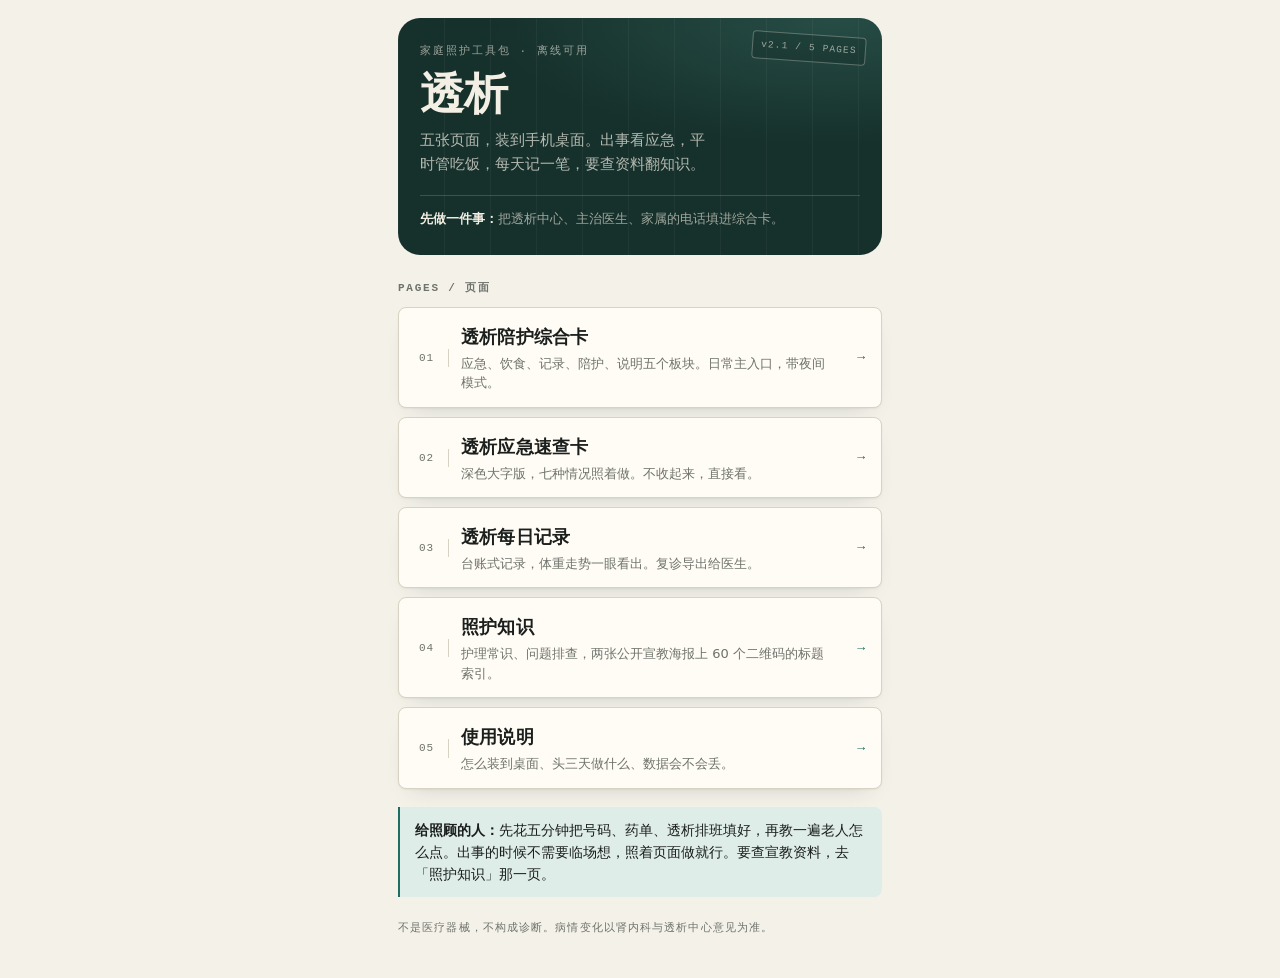
<file: index.html>
<!DOCTYPE html>
<html lang="zh-CN">
<head>
<meta charset="UTF-8">
<meta name="viewport" content="width=device-width, initial-scale=1.0, viewport-fit=cover">
<title>透析 · 家庭照护工具包</title>
<meta name="theme-color" content="#16302B">
<link rel="icon" href="data:,">
<style>
:root{
  --canvas:#F4F1E9;--paper:#FFFCF5;--ink:#1A1E1C;--muted:#6E736B;
  --line:#D8D2C2;--world:#16302B;--accent:#1F6E63;--accent-soft:#DFEDE8;--alert:#9E3A2C;
  --r-card:8px;--r-ctl:6px;--r-shell:22px;
  --f-title:"Songti SC","Source Han Serif SC","Noto Serif SC","SimSun",Georgia,serif;
  --f-body:"PingFang SC","Microsoft YaHei","Hiragino Sans GB",system-ui,sans-serif;
  --f-num:ui-monospace,"SF Mono","Consolas",monospace;
  --shadow:0 1px 2px rgba(22,48,43,.05),0 10px 24px -14px rgba(22,48,43,.22);
}
body.dark{
  --canvas:#0C1214;--paper:#141D1F;--ink:#E8E5DA;--muted:#96A19C;
  --line:#263133;--accent:#5AA99A;--accent-soft:#17302C;--alert:#D97261;--shadow:0 1px 0 rgba(255,255,255,.04) inset,0 10px 24px -14px rgba(0,0,0,.5);
}
*{box-sizing:border-box;margin:0;padding:0;-webkit-tap-highlight-color:transparent}
html{-webkit-text-size-adjust:100%}
body{background:var(--canvas);color:var(--ink);font-family:var(--f-body);font-size:16.5px;line-height:1.65;padding-bottom:40px}
.wrap{max-width:520px;margin:0 auto;padding:0 18px}

.cover{
  position:relative;margin-top:calc(18px + env(safe-area-inset-top));
  background:
    repeating-linear-gradient(90deg,rgba(255,255,255,.045) 0 1px,transparent 1px 46px),
    radial-gradient(120% 90% at 90% 0%,rgba(90,169,154,.24) 0%,transparent 60%),
    var(--world);
  color:#F3EFE4;border-radius:var(--r-shell);padding:24px 22px 26px;overflow:hidden;
}
.kicker{font-family:var(--f-num);font-size:11px;letter-spacing:.18em;color:rgba(243,239,228,.6)}
h1{font-family:var(--f-title);font-size:clamp(34px,10vw,44px);line-height:1.06;margin:12px 0 10px;letter-spacing:.01em}
.cover p{font-size:14.5px;color:rgba(243,239,228,.72);max-width:20em}
.stamp{
  position:absolute;right:16px;top:16px;transform:rotate(4deg);
  border:1px solid rgba(243,239,228,.3);border-radius:4px;padding:5px 8px;
  font-family:var(--f-num);font-size:9.5px;letter-spacing:.12em;color:rgba(243,239,228,.6);
  background:rgba(0,0,0,.12);
}
.warnline{
  margin-top:18px;border-top:1px solid rgba(243,239,228,.18);padding-top:13px;
  font-size:12.5px;color:rgba(243,239,228,.62);line-height:1.6;
}
.warnline b{color:#F3EFE4}

.shelf{margin-top:24px}
.shelf h2{font-family:var(--f-num);font-size:11px;letter-spacing:.16em;color:var(--muted);text-transform:uppercase;margin-bottom:10px}

.item{
  display:block;text-decoration:none;color:inherit;
  background:var(--paper);border:1px solid var(--line);border-radius:var(--r-card);
  padding:15px 16px 14px;margin-bottom:9px;box-shadow:var(--shadow);
  display:grid;grid-template-columns:34px 1fr 18px;gap:12px;align-items:center;
  transition:transform .18s ease;
}
.item:hover{transform:translateY(-1px)}
.no{font-family:var(--f-num);font-size:11px;letter-spacing:.08em;color:var(--muted);border-right:1px solid var(--line);padding-right:10px;text-align:center}
.name{font-size:17.5px;font-weight:700;letter-spacing:.01em}
.what{font-size:13px;color:var(--muted);margin-top:2px;line-height:1.5}
.arr{font-family:var(--f-num);color:var(--accent);font-size:13px;text-align:right}

.tip{
  margin-top:18px;border-left:2px solid var(--accent);background:var(--accent-soft);
  border-radius:0 var(--r-card) var(--r-card) 0;padding:12px 15px;font-size:13.5px;line-height:1.65;
}
.tip b{font-weight:700}
.foot{font-family:var(--f-num);font-size:11px;letter-spacing:.1em;color:var(--muted);margin-top:22px}
</style>
</head>
<body>
<div class="wrap">

  <header class="cover">
    <div class="kicker">家庭照护工具包 · 离线可用</div>
    <h1>透析</h1>
    <p>五张页面，装到手机桌面。出事看应急，平时管吃饭，每天记一笔，要查资料翻知识。</p>
    <div class="warnline"><b>先做一件事：</b>把透析中心、主治医生、家属的电话填进综合卡。</div>
    <div class="stamp">v2.1 / 5 PAGES</div>
  </header>

  <section class="shelf">
    <h2>Pages / 页面</h2>

    <a class="item" href="care-card.html">
      <span class="no">01</span>
      <div>
        <div class="name">透析陪护综合卡</div>
        <div class="what">应急、饮食、记录、陪护、说明五个板块。日常主入口，带夜间模式。</div>
      </div>
      <span class="arr">→</span>
    </a>

    <a class="item" href="emergency.html">
      <span class="no">02</span>
      <div>
        <div class="name">透析应急速查卡</div>
        <div class="what">深色大字版，七种情况照着做。不收起来，直接看。</div>
      </div>
      <span class="arr">→</span>
    </a>

    <a class="item" href="daily-log.html">
      <span class="no">03</span>
      <div>
        <div class="name">透析每日记录</div>
        <div class="what">台账式记录，体重走势一眼看出。复诊导出给医生。</div>
      </div>
      <span class="arr">→</span>
    </a>

    <a class="item" href="knowledge.html">
      <span class="no">04</span>
      <div>
        <div class="name">照护知识</div>
        <div class="what">护理常识、问题排查，两张公开宣教海报上 60 个二维码的标题索引。</div>
      </div>
      <span class="arr">→</span>
    </a>

    <a class="item" href="guide.html">
      <span class="no">05</span>
      <div>
        <div class="name">使用说明</div>
        <div class="what">怎么装到桌面、头三天做什么、数据会不会丢。</div>
      </div>
      <span class="arr">→</span>
    </a>
  </section>

  <div class="tip">
    <b>给照顾的人：</b>先花五分钟把号码、药单、透析排班填好，再教一遍老人怎么点。出事的时候不需要临场想，照着页面做就行。要查宣教资料，去「照护知识」那一页。
  </div>

  <p class="foot">不是医疗器械，不构成诊断。病情变化以肾内科与透析中心意见为准。</p>
</div>

<script>
(function(){
  var dark = false;
  try{
    var s = JSON.parse(localStorage.getItem("dialysis.v1") || "{}");
    dark = s.theme === "dark";
  }catch(e){}
  document.body.classList.toggle("dark", dark);
})();
</script>
</body>
</html>
</file>
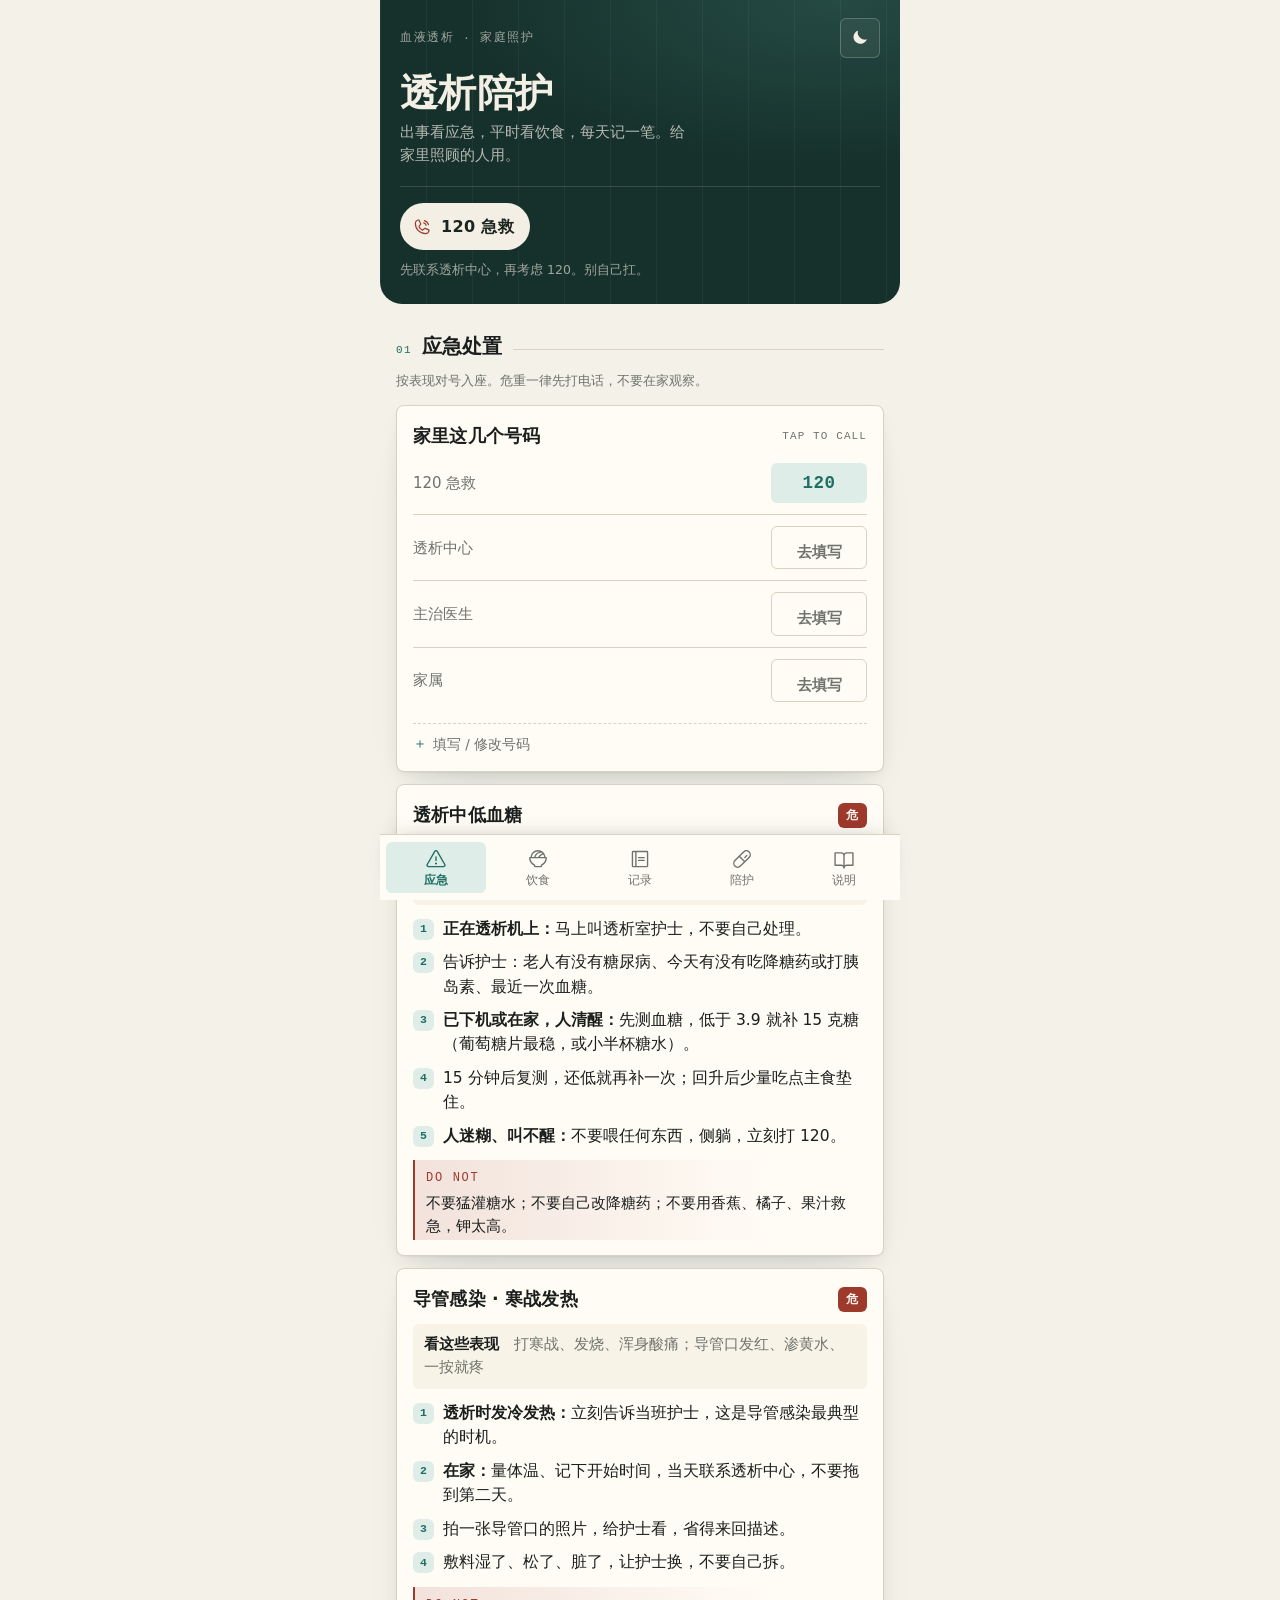
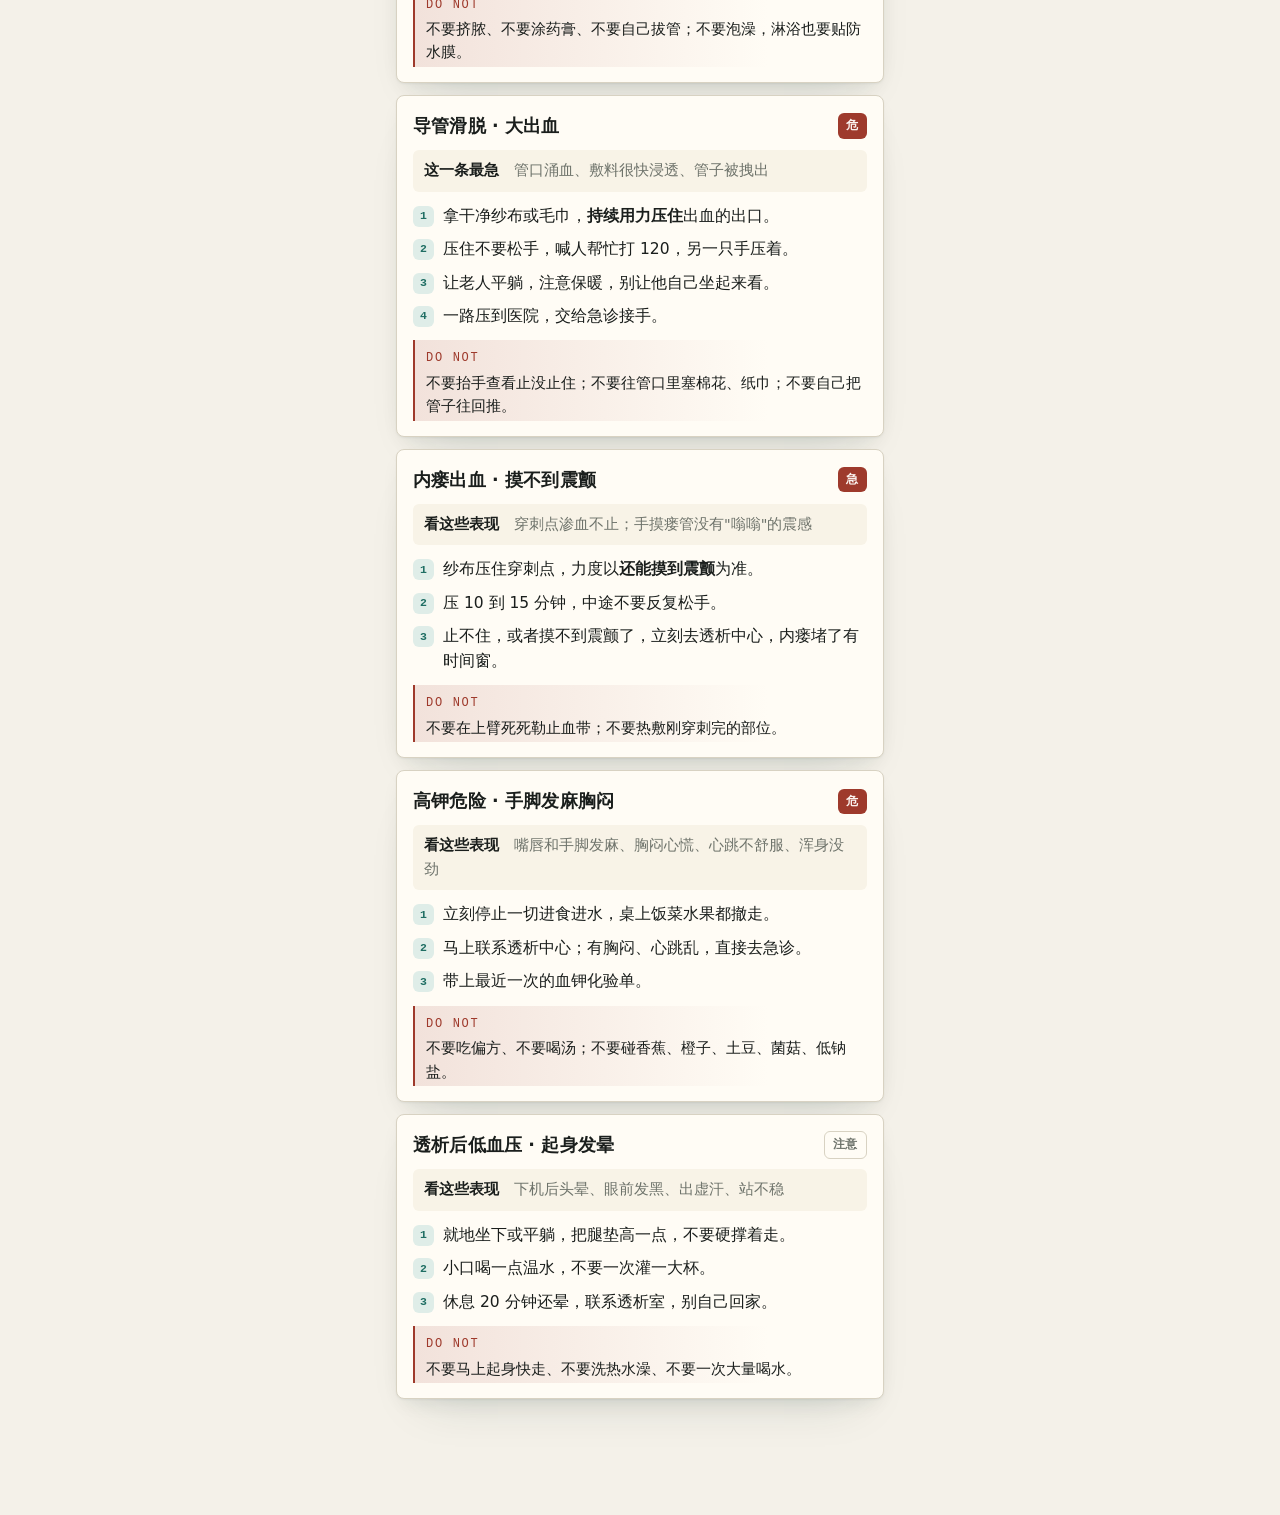
<file: care-card.html>
<!DOCTYPE html>
<html lang="zh-CN">
<head>
<meta charset="UTF-8">
<meta name="viewport" content="width=device-width, initial-scale=1.0, viewport-fit=cover">
<title>透析陪护 · 应急 饮食 记录 陪护</title>
<meta name="theme-color" content="#16302B">
<link rel="icon" href="data:,">
<style>
/* ---------- 设计变量：暖纸底 + 生理盐水青 + 碘伏砖红（红只用于危重信号） ---------- */
:root{
  --canvas:#F4F1E9;
  --canvas-2:#EAE5D7;
  --surface:#FFFCF5;
  --surface-2:#F8F3E7;
  --world:#16302B;
  --accent:#1F6E63;
  --accent-soft:#DFEDE8;
  --ink:#1A1E1C;
  --muted:#6E736B;
  --line:#D8D2C2;
  --alert:#9E3A2C;
  --alert-soft:#F2E2DB;
  --r-shell:22px;
  --r-card:8px;
  --r-ctl:6px;
  --r-pill:999px;
  --shadow-card:0 1px 2px rgba(22,48,43,.05),0 8px 20px -8px rgba(22,48,43,.12),0 26px 48px -28px rgba(22,48,43,.18);
  --shadow-float:0 2px 4px rgba(22,48,43,.06),0 10px 24px -10px rgba(22,48,43,.18),0 1px 0 rgba(255,255,255,.6) inset;
  --f-display:"Songti SC","Source Han Serif SC","Noto Serif SC","SimSun",Georgia,serif;
  --f-body:"PingFang SC","Microsoft YaHei","Hiragino Sans GB",system-ui,-apple-system,sans-serif;
  --f-num:ui-monospace,"SF Mono","Consolas","Roboto Mono",monospace;
}
body.dark{
  color-scheme:dark;
  --canvas:#0C1214;
  --canvas-2:#080D0F;
  --surface:#141D1F;
  --surface-2:#182225;
  --world:#091614;
  --accent:#5AA99A;
  --accent-soft:#17302C;
  --ink:#E8E5DA;
  --muted:#94A09B;
  --line:#263133;
  --alert:#D97261;
  --alert-soft:#2A1A17;
  --shadow-card:0 1px 0 rgba(255,255,255,.04) inset,0 8px 22px -10px rgba(0,0,0,.5);
  --shadow-float:0 1px 0 rgba(255,255,255,.06) inset,0 10px 28px -12px rgba(0,0,0,.62);
}
*{box-sizing:border-box;margin:0;padding:0;-webkit-tap-highlight-color:transparent}
html{-webkit-text-size-adjust:100%}
body{
  background:var(--canvas);
  color:var(--ink);
  font-family:var(--f-body);
  font-size:17px;
  line-height:1.62;
  padding-bottom:calc(96px + env(safe-area-inset-bottom));
  transition:background-color .25s ease,color .25s ease;
}
@media (prefers-reduced-motion:reduce){*{transition:none!important;animation:none!important}}

.shell{max-width:520px;margin:0 auto;min-height:100vh;background:var(--canvas);position:relative}

/* ---------- 顶部：深色领地 + 输液管细纹 ---------- */
.hero{
  position:relative;
  background:
    repeating-linear-gradient(90deg,rgba(255,255,255,.045) 0 1px,transparent 1px 46px),
    radial-gradient(120% 90% at 88% 0%,rgba(90,169,154,.22) 0%,transparent 62%),
    var(--world);
  color:#F3EFE4;
  padding:calc(18px + env(safe-area-inset-top)) 20px 24px;
  border-radius:0 0 var(--r-shell) var(--r-shell);
  overflow:hidden;
}
.hero-bar{display:flex;justify-content:space-between;align-items:center;gap:12px}
.mark{font-size:11.5px;letter-spacing:.14em;text-transform:uppercase;color:rgba(243,239,228,.62);font-family:var(--f-num)}
.iconbtn{
  width:40px;height:40px;flex:0 0 40px;display:grid;place-items:center;
  border:1px solid rgba(243,239,228,.22);border-radius:var(--r-ctl);
  background:rgba(243,239,228,.06);color:#F3EFE4;cursor:pointer;
}
.iconbtn svg{width:20px;height:20px}
.hero h1{
  font-family:var(--f-display);font-weight:700;
  font-size:clamp(30px,8.4vw,38px);line-height:1.12;letter-spacing:.01em;
  margin:14px 0 6px;
}
.hero-sub{font-size:14.5px;color:rgba(243,239,228,.72);max-width:20em}
.hero-call{
  margin-top:18px;display:flex;flex-direction:column;align-items:flex-start;gap:10px;
  border-top:1px solid rgba(243,239,228,.16);padding-top:16px;
}
.call-main{
  display:inline-flex;align-items:center;gap:9px;
  background:#F3EFE4;color:#1B241F;text-decoration:none;
  padding:11px 16px 11px 13px;border-radius:var(--r-pill);
  font-weight:700;font-size:16px;letter-spacing:.02em;
}
.call-main svg{width:19px;height:19px;color:var(--alert)}
.hero-call small{font-size:12.5px;line-height:1.55;color:rgba(243,239,228,.62)}

/* ---------- 区块 ---------- */
main{padding:0 16px 8px}
.sec-head{display:flex;align-items:baseline;gap:10px;margin:26px 0 12px}
.sec-num{font-family:var(--f-num);font-size:11px;letter-spacing:.12em;color:var(--accent)}
.sec-title{font-size:20px;font-weight:700;letter-spacing:.01em}
.sec-rule{flex:1;height:1px;background:var(--line);transform:translateY(-3px)}
.sec-note{font-size:13px;color:var(--muted);margin:-4px 0 14px}

.card{
  background:var(--surface);border:1px solid var(--line);border-radius:var(--r-card);
  padding:16px 16px 15px;margin-bottom:12px;box-shadow:var(--shadow-card);
}
.card-head{display:flex;align-items:center;justify-content:space-between;gap:10px;margin-bottom:10px}
.card-title{font-size:17.5px;font-weight:700;letter-spacing:.01em}
.meta{font-family:var(--f-num);font-size:11px;letter-spacing:.1em;color:var(--muted);text-transform:uppercase}
.sev{
  flex:0 0 auto;font-size:12px;font-weight:700;letter-spacing:.06em;
  padding:3px 8px;border-radius:var(--r-ctl);
  color:#FBF3EF;background:var(--alert);
}
.sev.low{background:transparent;color:var(--muted);border:1px solid var(--line)}

/* ---------- 电话 ---------- */
.tel-list{list-style:none}
.tel-list li{display:flex;align-items:center;justify-content:space-between;gap:12px;padding:11px 0;border-top:1px solid var(--line)}
.tel-list li:first-child{border-top:0;padding-top:2px}
.tel-role{font-size:15px;color:var(--muted)}
.tel-num{
  flex:0 0 auto;white-space:nowrap;text-align:center;
  display:inline-flex;align-items:center;justify-content:center;
  min-width:96px;min-height:38px;
  font-family:var(--f-num);font-size:17.5px;font-weight:600;letter-spacing:.03em;
  color:var(--accent);text-decoration:none;padding:6px 11px;border-radius:var(--r-ctl);background:var(--accent-soft);
}
.tel-num.empty{color:var(--muted);background:transparent;border:1px solid var(--line);font-family:var(--f-body);font-size:14.5px;font-weight:600;letter-spacing:0}
details.edit{margin-top:10px;border-top:1px dashed var(--line);padding-top:10px}
details.edit summary{cursor:pointer;font-size:13.5px;color:var(--muted);list-style:none;display:flex;align-items:center;gap:6px}
details.edit summary::-webkit-details-marker{display:none}
details.edit summary::before{content:"＋";font-family:var(--f-num);color:var(--accent)}
details.edit[open] summary::before{content:"－"}
.field{margin-top:10px}
.field label{display:block;font-size:12.5px;letter-spacing:.05em;color:var(--muted);margin-bottom:5px}
input,textarea,select{
  width:100%;font-family:var(--f-body);font-size:16px;color:var(--ink);
  background:var(--surface-2);border:1px solid var(--line);border-radius:var(--r-ctl);
  padding:10px 12px;
}
input:focus,textarea:focus,select:focus{outline:2px solid var(--accent);outline-offset:1px;border-color:transparent}
input::placeholder,textarea::placeholder{color:var(--muted);opacity:.45}
textarea{resize:vertical;min-height:76px;line-height:1.55}
.btn{
  display:inline-flex;align-items:center;justify-content:center;gap:7px;
  min-height:44px;padding:11px 16px;border-radius:var(--r-pill);
  border:1px solid var(--accent);background:var(--accent);color:#F4F1E9;
  font-family:var(--f-body);font-size:15.5px;font-weight:600;cursor:pointer;
}
.btn.ghost{background:transparent;color:var(--accent)}
.btn.quiet{background:transparent;color:var(--muted);border-color:var(--line)}
.btn.danger{background:transparent;color:var(--alert);border-color:var(--alert)}
.btn-row{display:flex;gap:8px;flex-wrap:wrap;margin-top:12px}
.btn-row .btn{flex:1 1 auto;min-width:110px}

/* ---------- 应急步骤 ---------- */
.sign{font-size:14.5px;color:var(--muted);background:var(--surface-2);border-radius:var(--r-ctl);padding:9px 11px;margin-bottom:12px}
.sign b{color:var(--ink);font-weight:600}
ol.steps{list-style:none;counter-reset:s}
ol.steps li{
  counter-increment:s;position:relative;padding-left:30px;margin-bottom:9px;font-size:15.5px;line-height:1.58;
}
ol.steps li::before{
  content:counter(s);position:absolute;left:0;top:2px;
  width:21px;height:21px;display:grid;place-items:center;
  font-family:var(--f-num);font-size:11.5px;font-weight:600;
  color:var(--accent);background:var(--accent-soft);border-radius:var(--r-ctl);
}
ol.steps li b{font-weight:600}
.never{
  margin-top:12px;border-left:2px solid var(--alert);padding:2px 0 2px 11px;
  background:linear-gradient(90deg,var(--alert-soft),transparent 78%);
}
.never span{font-size:12px;letter-spacing:.14em;color:var(--alert);font-family:var(--f-num);text-transform:uppercase}
.never p{font-size:15px;color:var(--ink);margin-top:2px;line-height:1.55}

/* ---------- 饮食 ---------- */
.foods{list-style:none;display:grid;grid-template-columns:1fr;gap:0}
.foods li{display:flex;gap:10px;align-items:flex-start;padding:9px 0;border-top:1px solid var(--line);font-size:15.5px}
.foods li:first-child{border-top:0;padding-top:2px}
.foods li em{font-style:normal;font-family:var(--f-num);font-size:11px;color:var(--muted);min-width:1.6em;padding-top:3px}
.tag-no,.tag-lim,.tag-ok{
  display:inline-block;font-size:12px;font-weight:700;letter-spacing:.06em;
  padding:3px 8px;border-radius:var(--r-ctl);margin-bottom:9px;
}
.tag-no{background:var(--world);color:#F0ECE0}
.tag-lim{background:var(--world);color:#F0ECE0;opacity:.72}
.tag-ok{background:var(--accent-soft);color:var(--accent);border:1px solid var(--accent)}
.hint{font-size:13px;color:var(--muted);margin-top:8px;padding-top:8px;border-top:1px dashed var(--line)}
.hint b{color:var(--ink);font-weight:600}

/* ---------- 表单 ---------- */
.grid2{display:grid;grid-template-columns:1fr 1fr;gap:10px}
/* 血糖：值 + 时点 + 低值提醒 */
.glu-row{display:flex;gap:8px;align-items:flex-end;margin-top:5px}
.glu-row input{flex:1;min-width:0}
.glu-row select{flex:0 0 7.6em;width:7.6em;font-size:14.5px;padding:9px 7px}
.glu-low-num{color:var(--alert);font-weight:700}
.glu-warn{
  margin-top:8px;background:var(--alert-soft);border-left:2px solid var(--alert);
  border-radius:0 var(--r-ctl) var(--r-ctl) 0;padding:9px 11px;
  font-size:13.5px;line-height:1.6;color:var(--ink);
}
.glu-warn b{color:var(--alert)}
.glu-tag{font-style:normal;font-size:11.5px;color:var(--muted);letter-spacing:.04em;margin-left:3px}
.rec-vals .glu-low{color:var(--alert);font-weight:700}
.chips{display:flex;flex-wrap:wrap;gap:7px;margin-top:8px}
.chip{
  border:1px solid var(--line);background:var(--surface-2);color:var(--ink);
  font-family:var(--f-body);font-size:14px;padding:8px 12px;border-radius:var(--r-pill);cursor:pointer;
}
.chip[aria-pressed="true"]{background:var(--accent);border-color:var(--accent);color:#F4F1E9}

/* ---------- 记录列表 ---------- */
.rec{border-top:1px solid var(--line);padding:11px 0}
.rec:first-child{border-top:0}
.rec-top{display:flex;justify-content:space-between;align-items:baseline;gap:10px}
.rec-date{font-family:var(--f-num);font-size:13px;color:var(--muted);letter-spacing:.04em}
.rec-vals{font-family:var(--f-num);font-size:14.5px;margin-top:3px;color:var(--ink)}
.rec-vals i{font-style:normal;color:var(--muted);font-size:11px;margin-right:2px;letter-spacing:.05em}
.rec-tags{display:flex;flex-wrap:wrap;gap:5px;margin-top:6px}
.rec-tags span{font-size:11.5px;color:var(--alert);background:var(--alert-soft);padding:2px 7px;border-radius:var(--r-ctl)}
.rec-note{font-size:13.5px;color:var(--muted);margin-top:5px}
.x{background:none;border:0;color:var(--muted);font-family:var(--f-num);font-size:12px;cursor:pointer;padding:6px 2px}
.empty{font-size:14px;color:var(--muted);padding:14px 0 4px;text-align:center}

/* ---------- 陪护工具 ---------- */
.med{display:flex;align-items:center;gap:10px;padding:10px 0;border-top:1px solid var(--line)}
.med:first-child{border-top:0;padding-top:2px}
.med-time{font-family:var(--f-num);font-size:14px;font-weight:600;color:var(--accent);min-width:4.2em}
.med-main{flex:1;font-size:15px}
.med-main small{display:block;color:var(--muted);font-size:12.5px;margin-top:1px}
.check{display:flex;align-items:center;gap:11px;padding:11px 0;border-top:1px solid var(--line);cursor:pointer}
.check:first-of-type{border-top:0}
.check input{width:22px;height:22px;flex:0 0 22px;accent-color:var(--accent);margin:0}
.check span{font-size:15.5px}
.check input:checked + span{color:var(--muted);text-decoration:line-through}
.week{display:flex;flex-wrap:wrap;gap:6px;margin-top:8px}
.week button{
  min-width:44px;height:40px;border-radius:var(--r-ctl);border:1px solid var(--line);
  background:var(--surface-2);color:var(--ink);font-family:var(--f-body);font-size:14px;cursor:pointer;
}
.week button[aria-pressed="true"]{background:var(--accent);border-color:var(--accent);color:#F4F1E9}

/* ---------- 说明 ---------- */
.prose{font-size:15.5px}
.prose h3{font-size:16px;font-weight:700;margin:16px 0 6px}
.prose p{color:var(--muted);margin-bottom:8px}
.prose p b{color:var(--ink);font-weight:600}
.prose ol,.prose ul{padding-left:20px;color:var(--muted);margin:6px 0 10px}
.prose li{margin:5px 0}
.disclaim{
  border:1px solid var(--line);border-left:2px solid var(--alert);
  border-radius:var(--r-card);padding:13px 14px;font-size:13.5px;line-height:1.6;color:var(--muted);
  background:var(--surface);
}

/* ---------- 底部导航 ---------- */
.tabbar{
  position:fixed;left:50%;transform:translateX(-50%);bottom:0;
  width:min(100%,520px);z-index:40;
  background:var(--surface);border-top:1px solid var(--line);
  padding:7px 6px calc(7px + env(safe-area-inset-bottom));
  display:grid;grid-template-columns:repeat(5,1fr);gap:2px;
  box-shadow:0 -8px 24px -18px rgba(22,48,43,.5);
}
.tab{
  border:0;background:none;color:var(--muted);font-family:var(--f-body);
  display:flex;flex-direction:column;align-items:center;gap:3px;
  padding:6px 2px 5px;border-radius:var(--r-ctl);cursor:pointer;
  font-size:11.5px;letter-spacing:.04em;
}
.tab svg{width:22px;height:22px}
.tab[aria-selected="true"]{color:var(--accent);background:var(--accent-soft)}
.tab[aria-selected="true"] .lbl{font-weight:700}
.panel[hidden]{display:none}
.toast{
  position:fixed;left:50%;transform:translateX(-50%) translateY(10px);bottom:96px;
  background:var(--world);color:#F3EFE4;font-size:14px;padding:10px 16px;border-radius:var(--r-pill);
  opacity:0;pointer-events:none;transition:opacity .22s,transform .22s;z-index:60;
}
.toast.on{opacity:1;transform:translateX(-50%) translateY(0)}
</style>
</head>
<body>
<div class="shell">

  <header class="hero">
    <div class="hero-bar">
      <span class="mark">血液透析 · 家庭照护</span>
      <button class="iconbtn" id="themeBtn" aria-label="切换夜间模式" title="切换夜间模式">
        <svg viewBox="0 0 256 256" fill="currentColor" aria-hidden="true"><path d="M216,144A88,88,0,0,1,104,32a88,88,0,1,0,112,112Z"/></svg>
      </button>
    </div>
    <h1>透析陪护</h1>
    <p class="hero-sub">出事看应急，平时看饮食，每天记一笔。给家里照顾的人用。</p>
    <div class="hero-call">
      <a class="call-main" href="tel:120">
        <svg viewBox="0 0 256 256" fill="currentColor" aria-hidden="true"><path d="M144.27,45.93a8,8,0,0,1,9.8-5.66,86.22,86.22,0,0,1,61.66,61.66,8,8,0,0,1-5.66,9.8A8.23,8.23,0,0,1,208,112a8,8,0,0,1-7.73-5.94,70.35,70.35,0,0,0-50.33-50.33A8,8,0,0,1,144.27,45.93Zm-2.33,41.8c13.79,3.68,22.65,12.54,26.33,26.33A8,8,0,0,0,176,120a8.23,8.23,0,0,0,2.07-.27,8,8,0,0,0,5.66-9.8c-5.12-19.16-18.5-32.54-37.66-37.66a8,8,0,1,0-4.13,15.46Zm81.94,95.35A56.26,56.26,0,0,1,168,232C88.6,232,24,167.4,24,88A56.26,56.26,0,0,1,72.92,32.12a16,16,0,0,1,16.62,9.52l21.12,47.15,0,.12A16,16,0,0,1,109.39,104c-.18.27-.37.52-.57.77L88,129.45c7.49,15.22,23.41,31,38.83,38.51l24.34-20.71a8.12,8.12,0,0,1,.75-.56,16,16,0,0,1,15.17-1.4l.13.06,47.11,21.11A16,16,0,0,1,223.88,183.08Zm-15.88-2s-.07,0-.11,0h0l-47-21.05-24.35,20.71a8.44,8.44,0,0,1-.74.56,16,16,0,0,1-15.75,1.14c-18.73-9.05-37.4-27.58-46.46-46.11a16,16,0,0,1,1-15.7,6.13,6.13,0,0,1,.57-.77L96,95.15l-21-47a.61.61,0,0,1,0-.12A40.2,40.2,0,0,0,40,88,128.14,128.14,0,0,0,168,216,40.21,40.21,0,0,0,208,181.07Z"/></svg>
        <span>120 急救</span>
      </a>
      <small>先联系透析中心，再考虑 120。别自己扛。</small>
    </div>
  </header>

  <main id="flow">

    <!-- ========== 01 应急 ========== -->
    <section class="panel" id="panel-sos" role="tabpanel" aria-labelledby="tab-sos">
      <div class="sec-head"><span class="sec-num">01</span><span class="sec-title">应急处置</span><span class="sec-rule"></span></div>
      <p class="sec-note">按表现对号入座。危重一律先打电话，不要在家观察。</p>

      <div class="card">
        <div class="card-head"><span class="card-title">家里这几个号码</span><span class="meta">tap to call</span></div>
        <ul class="tel-list">
          <li><span class="tel-role">120 急救</span><a class="tel-num" href="tel:120">120</a></li>
          <li><span class="tel-role">透析中心</span><a class="tel-num empty" id="telLinkDialysis" href="tel:">未设置</a></li>
          <li><span class="tel-role">主治医生</span><a class="tel-num empty" id="telLinkDoctor" href="tel:">未设置</a></li>
          <li><span class="tel-role">家属</span><a class="tel-num empty" id="telLinkFamily" href="tel:">未设置</a></li>
        </ul>
        <details class="edit">
          <summary>填写 / 修改号码</summary>
          <div class="field"><label for="telInDialysis">透析中心电话</label><input id="telInDialysis" type="tel" inputmode="tel" placeholder="填科室座机或手机号"></div>
          <div class="field"><label for="telInDoctor">主治医生电话</label><input id="telInDoctor" type="tel" inputmode="tel" placeholder="填能直接找到人的号码"></div>
          <div class="field"><label for="telInFamily">家属电话</label><input id="telInFamily" type="tel" inputmode="tel" placeholder="填主要陪护人号码"></div>
          <div class="btn-row"><button class="btn" id="saveTels">保存号码</button></div>
        </details>
      </div>

      <article class="card">
        <div class="card-head"><span class="card-title">透析中低血糖</span><span class="sev">危</span></div>
        <p class="sign"><b>看这些表现</b>　心慌、出冷汗、手抖、浑身发软、头晕、反应变慢、叫不太应</p>
        <ol class="steps">
          <li><b>正在透析机上：</b>马上叫透析室护士，不要自己处理。</li>
          <li>告诉护士：老人有没有糖尿病、今天有没有吃降糖药或打胰岛素、最近一次血糖。</li>
          <li><b>已下机或在家，人清醒：</b>先测血糖，低于 3.9 就补 15 克糖（葡萄糖片最稳，或小半杯糖水）。</li>
          <li>15 分钟后复测，还低就再补一次；回升后少量吃点主食垫住。</li>
          <li><b>人迷糊、叫不醒：</b>不要喂任何东西，侧躺，立刻打 120。</li>
        </ol>
        <div class="never"><span>do not</span><p>不要猛灌糖水；不要自己改降糖药；不要用香蕉、橘子、果汁救急，钾太高。</p></div>
      </article>

      <article class="card">
        <div class="card-head"><span class="card-title">导管感染 · 寒战发热</span><span class="sev">危</span></div>
        <p class="sign"><b>看这些表现</b>　打寒战、发烧、浑身酸痛；导管口发红、渗黄水、一按就疼</p>
        <ol class="steps">
          <li><b>透析时发冷发热：</b>立刻告诉当班护士，这是导管感染最典型的时机。</li>
          <li><b>在家：</b>量体温、记下开始时间，当天联系透析中心，不要拖到第二天。</li>
          <li>拍一张导管口的照片，给护士看，省得来回描述。</li>
          <li>敷料湿了、松了、脏了，让护士换，不要自己拆。</li>
        </ol>
        <div class="never"><span>do not</span><p>不要挤脓、不要涂药膏、不要自己拔管；不要泡澡，淋浴也要贴防水膜。</p></div>
      </article>

      <article class="card">
        <div class="card-head"><span class="card-title">导管滑脱 · 大出血</span><span class="sev">危</span></div>
        <p class="sign"><b>这一条最急</b>　管口涌血、敷料很快浸透、管子被拽出</p>
        <ol class="steps">
          <li>拿干净纱布或毛巾，<b>持续用力压住</b>出血的出口。</li>
          <li>压住不要松手，喊人帮忙打 120，另一只手压着。</li>
          <li>让老人平躺，注意保暖，别让他自己坐起来看。</li>
          <li>一路压到医院，交给急诊接手。</li>
        </ol>
        <div class="never"><span>do not</span><p>不要抬手查看止没止住；不要往管口里塞棉花、纸巾；不要自己把管子往回推。</p></div>
      </article>

      <article class="card">
        <div class="card-head"><span class="card-title">内瘘出血 · 摸不到震颤</span><span class="sev">急</span></div>
        <p class="sign"><b>看这些表现</b>　穿刺点渗血不止；手摸瘘管没有"嗡嗡"的震感</p>
        <ol class="steps">
          <li>纱布压住穿刺点，力度以<b>还能摸到震颤</b>为准。</li>
          <li>压 10 到 15 分钟，中途不要反复松手。</li>
          <li>止不住，或者摸不到震颤了，立刻去透析中心，内瘘堵了有时间窗。</li>
        </ol>
        <div class="never"><span>do not</span><p>不要在上臂死死勒止血带；不要热敷刚穿刺完的部位。</p></div>
      </article>

      <article class="card">
        <div class="card-head"><span class="card-title">高钾危险 · 手脚发麻胸闷</span><span class="sev">危</span></div>
        <p class="sign"><b>看这些表现</b>　嘴唇和手脚发麻、胸闷心慌、心跳不舒服、浑身没劲</p>
        <ol class="steps">
          <li>立刻停止一切进食进水，桌上饭菜水果都撤走。</li>
          <li>马上联系透析中心；有胸闷、心跳乱，直接去急诊。</li>
          <li>带上最近一次的血钾化验单。</li>
        </ol>
        <div class="never"><span>do not</span><p>不要吃偏方、不要喝汤；不要碰香蕉、橙子、土豆、菌菇、低钠盐。</p></div>
      </article>

      <article class="card">
        <div class="card-head"><span class="card-title">透析后低血压 · 起身发晕</span><span class="sev low">注意</span></div>
        <p class="sign"><b>看这些表现</b>　下机后头晕、眼前发黑、出虚汗、站不稳</p>
        <ol class="steps">
          <li>就地坐下或平躺，把腿垫高一点，不要硬撑着走。</li>
          <li>小口喝一点温水，不要一次灌一大杯。</li>
          <li>休息 20 分钟还晕，联系透析室，别自己回家。</li>
        </ol>
        <div class="never"><span>do not</span><p>不要马上起身快走、不要洗热水澡、不要一次大量喝水。</p></div>
      </article>
    </section>

    <!-- ========== 02 饮食 ========== -->
    <section class="panel" id="panel-diet" role="tabpanel" aria-labelledby="tab-diet" hidden>
      <div class="sec-head"><span class="sec-num">02</span><span class="sec-title">饮食速查</span><span class="sec-rule"></span></div>
      <p class="sec-note">买菜做饭前扫一眼。化验单不一样，忌口也跟着变，听主管医生的。</p>

      <div class="card">
        <div class="card-head"><span class="card-title">去钾的做法，比忌口更管用</span><span class="meta">method</span></div>
        <ol class="steps">
          <li>蔬菜切薄片，<b>开水焯 3 分钟</b>，把水倒掉，再炒或凉拌。</li>
          <li>土豆、红薯、山药切丝切片，先泡水 30 分钟再焯。</li>
          <li>不喝菜汤、肉汤、火锅汤——钾都煮到汤里了。</li>
          <li>水果少量、分次，不榨汁（一杯果汁顶好几个水果）。</li>
        </ol>
      </div>

      <div class="card">
        <div class="card-head"><span class="card-title">尽量不吃</span><span class="meta">high potassium</span></div>
        <span class="tag-no">高钾</span>
        <ul class="foods">
          <li><em>01</em><span>香蕉、橙子、橘子、猕猴桃、榴莲、牛油果</span></li>
          <li><em>02</em><span>土豆、山药、芋头、红薯、南瓜（量大时）</span></li>
          <li><em>03</em><span>香菇、金针菇、木耳、紫菜、海带</span></li>
          <li><em>04</em><span>坚果、瓜子、花生、豆类</span></li>
          <li><em>05</em><span>浓汤、鸡汤、骨头汤、火锅汤</span></li>
          <li><em>06</em><span><b>低钠盐</b>（含钾，很多家庭都踩这个坑）</span></li>
        </ul>
        <p class="hint"><b>提醒：</b>血钾刚超标那几天，这一栏一口都别碰。</p>
      </div>

      <div class="card">
        <div class="card-head"><span class="card-title">限量吃</span><span class="meta">small portion</span></div>
        <span class="tag-lim">控量</span>
        <ul class="foods">
          <li><em>01</em><span>苹果、梨、草莓、菠萝：一次一小块，不天天吃</span></li>
          <li><em>02</em><span>番茄、黄瓜、冬瓜、丝瓜：焯水后再做</span></li>
          <li><em>03</em><span>鸡蛋：一天最多一个，蛋黄别加量</span></li>
          <li><em>04</em><span>瘦肉：少量，不吃肥肉和动物内脏</span></li>
        </ul>
        <p class="hint"><b>吃完留意：</b>手脚发麻、心慌，马上停。</p>
      </div>

      <div class="card">
        <div class="card-head"><span class="card-title">低血糖救急专用</span><span class="meta">low glucose only</span></div>
        <span class="tag-ok">低钾 · 快吸收</span>
        <ul class="foods">
          <li><em>01</em><span><b>葡萄糖片 15 克</b>：液体少、钾低，首选</span></li>
          <li><em>02</em><span>白糖冲水：小半杯，水越少越好</span></li>
          <li><em>03</em><span>血糖回升后：一小片馒头或面包垫住</span></li>
        </ul>
        <p class="hint"><b>别用：</b>香蕉、橘子、果汁救急，升糖同时把钾也升上去。</p>
      </div>

      <div class="card">
        <div class="card-head"><span class="card-title">每天能喝多少水</span><span class="meta">fluid</span></div>
        <ol class="steps">
          <li>总量＝前一天尿量 ＋ 500 毫升（<b>以医生给的数为准</b>）。</li>
          <li>粥、汤、水果、牛奶、输液以外的饮料，<b>全都算水</b>。</li>
          <li>两次透析之间，体重增长不超过干体重的 5%。</li>
          <li>口渴就含小块冰、漱漱口，别大口灌。</li>
        </ol>
      </div>

      <div class="card">
        <div class="card-head"><span class="card-title">高磷：痒、骨头痛</span><span class="meta">phosphate</span></div>
        <ul class="foods">
          <li><em>01</em><span>火腿肠、罐头、腊肉等加工肉</span></li>
          <li><em>02</em><span>可乐、奶茶、碳酸饮料</span></li>
          <li><em>03</em><span>巧克力、芝士、奶油</span></li>
          <li><em>04</em><span>动物内脏、虾皮、坚果</span></li>
        </ul>
        <p class="hint"><b>磷结合剂：</b>跟着饭一起嚼着吃，饭后再吃等于没吃。</p>
      </div>
    </section>

    <!-- ========== 03 记录 ========== -->
    <section class="panel" id="panel-record" role="tabpanel" aria-labelledby="tab-record" hidden>
      <div class="sec-head"><span class="sec-num">03</span><span class="sec-title">每日记录</span><span class="sec-rule"></span></div>
      <p class="sec-note">早上称一次、量一次，两分钟。复诊时把记录导出来给医生看。</p>

      <div class="card">
        <div class="card-head"><span class="card-title">今天这一笔</span><span class="meta" id="todayLabel">today</span></div>
        <div class="grid2">
          <div class="field"><label for="recDate">日期</label><input id="recDate" type="date"></div>
          <div class="field"><label for="recWeight">晨起体重 kg</label><input id="recWeight" inputmode="decimal" placeholder="60.2"></div>
          <div class="field"><label for="recBp">血压 高/低</label><input id="recBp" inputmode="numeric" placeholder="140/80"></div>
          <div class="field"><label for="recUrine">尿量 ml</label><input id="recUrine" inputmode="numeric" placeholder="300"></div>
          <div class="field"><label for="recUf">本次超滤 L</label><input id="recUf" inputmode="decimal" placeholder="2.0"></div>
        </div>

        <div class="field">
          <label for="recGlu">血糖 mmol/L</label>
          <div class="glu-row">
            <input id="recGlu" inputmode="decimal" placeholder="5.6">
            <select id="recGluAt" aria-label="测血糖的时间点">
              <option value="">测于</option>
              <option value="空腹">空腹</option>
              <option value="早餐后">早餐后</option>
              <option value="透析前">透析前</option>
              <option value="透析中">透析中</option>
              <option value="透析后">透析后</option>
              <option value="睡前">睡前</option>
            </select>
          </div>
          <p class="glu-warn" id="gluWarn" hidden></p>
        </div>

        <div class="field"><label>今天有没有这些情况（可多选）</label>
          <div class="chips" id="symptomChips">
            <button class="chip" aria-pressed="false" data-sym="低血糖">低血糖</button>
            <button class="chip" aria-pressed="false" data-sym="抽筋">抽筋</button>
            <button class="chip" aria-pressed="false" data-sym="低血压">低血压</button>
            <button class="chip" aria-pressed="false" data-sym="发热寒战">发热寒战</button>
            <button class="chip" aria-pressed="false" data-sym="导管红肿">导管红肿</button>
            <button class="chip" aria-pressed="false" data-sym="内瘘异常">内瘘异常</button>
          </div>
        </div>

        <div class="field"><label for="recNote">备注</label><textarea id="recNote" placeholder="吃了什么、透析时的情况、有没有不舒服"></textarea></div>

        <div class="btn-row">
          <button class="btn" id="saveRec">保存这一笔</button>
          <button class="btn quiet" id="clearForm">清空</button>
        </div>
      </div>

      <div class="card">
        <div class="card-head"><span class="card-title">历史记录</span><span class="meta" id="recCount">0 条</span></div>
        <div id="recList"><p class="empty">还没有记录。填完点上面的保存。</p></div>
        <div class="btn-row">
          <button class="btn ghost" id="exportTxt">导出给医生</button>
        </div>
      </div>

      <p class="disclaim">数据只存在这台手机的浏览器里，不上传网络。清理浏览器缓存会丢失，重要记录请定期导出备份。</p>
    </section>

    <!-- ========== 04 陪护 ========== -->
    <section class="panel" id="panel-care" role="tabpanel" aria-labelledby="tab-care" hidden>
      <div class="sec-head"><span class="sec-num">04</span><span class="sec-title">陪护工具</span><span class="sec-rule"></span></div>
      <p class="sec-note">喂药、出门、复诊，三件最容易漏的事，都放这儿。</p>

      <div class="card">
        <div class="card-head"><span class="card-title">吃药清单</span><span class="meta" id="medCount">0 项</span></div>
        <div id="medList"><p class="empty">还没有药。下面填一条加进来。</p></div>
        <div class="field"><label for="medName">药名</label><input id="medName" placeholder="例：碳酸司维拉姆"></div>
        <div class="grid2">
          <div class="field"><label for="medTime">时间</label><input id="medTime" placeholder="早 8 点 / 随餐"></div>
          <div class="field"><label for="medDose">剂量</label><input id="medDose" placeholder="1 片"></div>
        </div>
        <div class="field"><label for="medNote">注意</label><input id="medNote" placeholder="例：随餐嚼服，不要饭后再吃"></div>
        <div class="btn-row"><button class="btn" id="addMed">加一条</button></div>
      </div>

      <div class="card">
        <div class="card-head"><span class="card-title">透析排班</span><span class="meta">weekly</span></div>
        <div class="week" id="weekChips">
          <button aria-pressed="false" data-day="一">一</button>
          <button aria-pressed="false" data-day="二">二</button>
          <button aria-pressed="false" data-day="三">三</button>
          <button aria-pressed="false" data-day="四">四</button>
          <button aria-pressed="false" data-day="五">五</button>
          <button aria-pressed="false" data-day="六">六</button>
          <button aria-pressed="false" data-day="日">日</button>
        </div>
        <div class="field"><label for="schedTime">时段</label>
          <select id="schedTime">
            <option value="">选一个</option>
            <option>上午</option><option>下午</option><option>晚上</option>
          </select>
        </div>
        <p class="hint" id="schedEcho">还没选。</p>
      </div>

      <div class="card">
        <div class="card-head"><span class="card-title">出门打包</span><span class="meta">checklist</span></div>
        <label class="check"><input type="checkbox" data-pack="透析卡、病历、化验单"><span>透析卡、病历、化验单</span></label>
        <label class="check"><input type="checkbox" data-pack="葡萄糖片（防低血糖）"><span>葡萄糖片（防低血糖）</span></label>
        <label class="check"><input type="checkbox" data-pack="外套或薄毯（透析怕冷）"><span>外套或薄毯（透析怕冷）</span></label>
        <label class="check"><input type="checkbox" data-pack="水杯（少量水）"><span>水杯（少量水）</span></label>
        <label class="check"><input type="checkbox" data-pack="口罩、纸巾"><span>口罩、纸巾</span></label>
        <label class="check"><input type="checkbox" data-pack="手机、充电器"><span>手机、充电器</span></label>
        <label class="check"><input type="checkbox" data-pack="降压药 / 磷结合剂"><span>降压药 / 磷结合剂</span></label>
        <div class="btn-row"><button class="btn quiet" id="resetPack">全部取消勾选</button></div>
      </div>

      <div class="card">
        <div class="card-head"><span class="card-title">下次复诊</span><span class="meta">visit</span></div>
        <div class="grid2">
          <div class="field"><label for="visitDate">日期</label><input id="visitDate" type="date"></div>
          <div class="field"><label for="visitDept">科室 / 医生</label><input id="visitDept" placeholder="肾内科"></div>
        </div>
        <div class="field"><label for="visitQ">要问的问题</label><textarea id="visitQ" placeholder="例：这次血钾 5.8，降钾药要不要加？干体重是否调整？"></textarea></div>
      </div>

      <div class="card">
        <div class="card-head"><span class="card-title">数据备份</span><span class="meta">backup</span></div>
        <p class="hint" style="border-top:0;padding-top:0;margin-top:0">换手机、清缓存之前，先导出一份。文件里包含上面的号码、药单、排班、勾选和全部记录。</p>
        <div class="btn-row">
          <button class="btn ghost" id="exportJson">导出备份文件</button>
          <button class="btn quiet" id="importBtn">导入备份</button>
        </div>
        <input type="file" id="importFile" accept="application/json,.json" hidden>
        <p class="hint" id="backupState">上次备份：没有</p>
      </div>
    </section>

    <!-- ========== 05 说明 ========== -->
    <section class="panel" id="panel-help" role="tabpanel" aria-labelledby="tab-help" hidden>
      <div class="sec-head"><span class="sec-num">05</span><span class="sec-title">使用说明</span><span class="sec-rule"></span></div>

      <div class="card">
        <div class="card-head"><span class="card-title">要查资料，去这一页</span><span class="meta">knowledge</span></div>
        <p class="hint" style="border-top:0;padding-top:0;margin-top:0">护理常识、问题排查，还有两张公开宣教海报上 <b>60 个二维码</b>的标题索引（22 条宣教 + 38 条药名），都在「照护知识」页。链接内容以资料原文为准。</p>
        <div class="btn-row"><a class="btn" href="knowledge.html" style="text-decoration:none">打开照护知识</a></div>
      </div>

      <div class="card prose">
        <h3>怎么装到手机桌面</h3>
        <ol>
          <li>用手机浏览器打开这个文件（微信里点开会受限，建议用系统浏览器）。</li>
          <li>安卓：菜单里选「添加到主屏幕」。苹果：分享按钮里选「添加到主屏幕」。</li>
          <li>以后桌面点图标就能开，不用联网。</li>
        </ol>

        <h3>五个板块分别干什么</h3>
        <ul>
          <li><b>应急：</b>出事的时候看，先看红标那几条。</li>
          <li><b>饮食：</b>买菜做饭前看，记住"焯水去钾"和"汤也算水"。</li>
          <li><b>记录：</b>每天两分钟，复诊导出来给医生。</li>
          <li><b>陪护：</b>吃药、排班、打包、复诊，防忘事。</li>
          <li><b>说明：</b>就是这一页。</li>
          <li><b>知识：</b>单独一页，从上面那张卡片进去，也可以从封面进。</li>
        </ul>

        <h3>数据存在哪里</h3>
        <p>只存在这台手机的浏览器本地，<b>不上传</b>。清理缓存、换手机、卸载浏览器会丢；重要记录在「陪护 · 数据备份」里导出文件保存好。</p>

        <h3>日夜模式</h3>
        <p>右上角按钮切换，会记住上次的选择。夜里陪护用暗色，不晃眼。</p>
      </div>

      <div class="disclaim">
        <b>重要：</b>本卡只是家庭照护的辅助提醒，不能替代医生、护士的诊断和处置。任何用药调整、透析方案、化验判读，都以主管肾内科和透析中心的意见为准。出现大出血、意识不清、呼吸困难、持续胸痛，直接打 120。
      </div>

      <p class="hint" style="margin-top:14px">版本 2.1 · 数据格式 dialysis.v1</p>
    </section>

  </main>

  <nav class="tabbar" role="tablist" aria-label="板块">
    <button class="tab" id="tab-sos" role="tab" data-go="sos" aria-selected="true" aria-controls="panel-sos">
      <svg viewBox="0 0 256 256" fill="currentColor" aria-hidden="true"><path d="M236.8,188.09,149.35,36.22h0a24.76,24.76,0,0,0-42.7,0L19.2,188.09a23.51,23.51,0,0,0,0,23.72A24.35,24.35,0,0,0,40.55,224h174.9a24.35,24.35,0,0,0,21.33-12.19A23.51,23.51,0,0,0,236.8,188.09ZM222.93,203.8a8.5,8.5,0,0,1-7.48,4.2H40.55a8.5,8.5,0,0,1-7.48-4.2,7.59,7.59,0,0,1,0-7.72L120.52,44.21a8.75,8.75,0,0,1,15,0l87.45,151.87A7.59,7.59,0,0,1,222.93,203.8ZM120,144V104a8,8,0,0,1,16,0v40a8,8,0,0,1-16,0Zm20,36a12,12,0,1,1-12-12A12,12,0,0,1,140,180Z"/></svg>
      <span class="lbl">应急</span>
    </button>
    <button class="tab" id="tab-diet" role="tab" data-go="diet" aria-selected="false" aria-controls="panel-diet">
      <svg viewBox="0 0 256 256" fill="currentColor" aria-hidden="true"><path d="M224,104h-8.37a88,88,0,0,0-175.26,0H32a8,8,0,0,0-8,8,104.35,104.35,0,0,0,56,92.28V208a16,16,0,0,0,16,16h64a16,16,0,0,0,16-16v-3.72A104.35,104.35,0,0,0,232,112,8,8,0,0,0,224,104Zm-24.46,0H148.12a71.84,71.84,0,0,1,41.27-29.57A71.45,71.45,0,0,1,199.54,104ZM173.48,56.23q2.75,2.25,5.27,4.75a87.92,87.92,0,0,0-49.15,43H100.1A72.26,72.26,0,0,1,168,56C169.83,56,171.66,56.09,173.48,56.23ZM128,40a71.87,71.87,0,0,1,19,2.57A88.36,88.36,0,0,0,83.33,104H56.46A72.08,72.08,0,0,1,128,40Zm36.66,152A8,8,0,0,0,160,199.3V208H96v-8.7A8,8,0,0,0,91.34,192a88.29,88.29,0,0,1-51-72H215.63A88.29,88.29,0,0,1,164.66,192Z"/></svg>
      <span class="lbl">饮食</span>
    </button>
    <button class="tab" id="tab-record" role="tab" data-go="record" aria-selected="false" aria-controls="panel-record">
      <svg viewBox="0 0 256 256" fill="currentColor" aria-hidden="true"><path d="M184,112a8,8,0,0,1-8,8H112a8,8,0,0,1,0-16h64A8,8,0,0,1,184,112Zm-8,24H112a8,8,0,0,0,0,16h64a8,8,0,0,0,0-16Zm48-88V208a16,16,0,0,1-16,16H48a16,16,0,0,1-16-16V48A16,16,0,0,1,48,32H208A16,16,0,0,1,224,48ZM48,208H72V48H48Zm160,0V48H88V208H208Z"/></svg>
      <span class="lbl">记录</span>
    </button>
    <button class="tab" id="tab-care" role="tab" data-go="care" aria-selected="false" aria-controls="panel-care">
      <svg viewBox="0 0 256 256" fill="currentColor" aria-hidden="true"><path d="M216.42,39.6a53.26,53.26,0,0,0-75.32,0L39.6,141.09a53.26,53.26,0,0,0,75.32,75.31h0L216.43,114.91A53.31,53.31,0,0,0,216.42,39.6ZM103.61,205.09h0a37.26,37.26,0,0,1-52.7-52.69L96,107.31,148.7,160ZM205.11,103.6,160,148.69,107.32,96l45.1-45.09a37.26,37.26,0,0,1,52.69,52.69ZM189.68,82.34a8,8,0,0,1,0,11.32l-24,24a8,8,0,1,1-11.31-11.32l24-24A8,8,0,0,1,189.68,82.34Z"/></svg>
      <span class="lbl">陪护</span>
    </button>
    <button class="tab" id="tab-help" role="tab" data-go="help" aria-selected="false" aria-controls="panel-help">
      <svg viewBox="0 0 256 256" fill="currentColor" aria-hidden="true"><path d="M232,48H160a40,40,0,0,0-32,16A40,40,0,0,0,96,48H24a8,8,0,0,0-8,8V200a8,8,0,0,0,8,8H96a24,24,0,0,1,24,24,8,8,0,0,0,16,0,24,24,0,0,1,24-24h72a8,8,0,0,0,8-8V56A8,8,0,0,0,232,48ZM96,192H32V64H96a24,24,0,0,1,24,24V200A39.81,39.81,0,0,0,96,192Zm128,0H160a39.81,39.81,0,0,0-24,8V88a24,24,0,0,1,24-24h64Z"/></svg>
      <span class="lbl">说明</span>
    </button>
  </nav>
</div>
<div class="toast" id="toast" role="status" aria-live="polite"></div>

<script>
(function(){
  "use strict";
  var KEY = "dialysis.v1";
  var state = {
    theme: "light",
    tels: { dialysis: "", doctor: "", family: "" },
    records: [],
    meds: [],
    schedule: { days: [], time: "" },
    packed: [],
    visit: { date: "", dept: "", q: "" },
    backupAt: ""
  };

  var $ = function(id){ return document.getElementById(id); };

  function load(){
    try{
      var raw = localStorage.getItem(KEY);
      if(raw){
        var obj = JSON.parse(raw);
        for(var k in obj){ if(Object.prototype.hasOwnProperty.call(obj,k)) state[k] = obj[k]; }
      }
    }catch(e){ /* 损坏就按默认走 */ }
  }
  function save(){
    try{ localStorage.setItem(KEY, JSON.stringify(state)); }
    catch(e){ toast("保存失败，浏览器可能禁用了本地存储"); }
  }
  function toast(msg){
    var t = $("toast");
    t.textContent = msg;
    t.classList.add("on");
    clearTimeout(toast.t);
    toast.t = setTimeout(function(){ t.classList.remove("on"); }, 1900);
  }
  function pad(n){ return n < 10 ? "0" + n : "" + n; }
  function todayStr(){
    var d = new Date();
    return d.getFullYear() + "-" + pad(d.getMonth()+1) + "-" + pad(d.getDate());
  }

  /* ---------- 主题 ---------- */
  function applyTheme(){
    var dark = state.theme === "dark";
    document.body.classList.toggle("dark", dark);
    $("themeBtn").setAttribute("aria-label", dark ? "切换日间模式" : "切换夜间模式");
    document.querySelector('meta[name="theme-color"]').setAttribute("content", dark ? "#091614" : "#16302B");
  }
  $("themeBtn").addEventListener("click", function(){
    state.theme = state.theme === "dark" ? "light" : "dark";
    applyTheme(); save();
  });

  /* ---------- tab 切换 ---------- */
  var tabs = Array.prototype.slice.call(document.querySelectorAll(".tab"));
  var panels = Array.prototype.slice.call(document.querySelectorAll(".panel"));
  function go(name){
    tabs.forEach(function(b){
      var on = b.dataset.go === name;
      b.setAttribute("aria-selected", String(on));
    });
    panels.forEach(function(p){
      p.hidden = p.id !== "panel-" + name;
    });
    state.lastTab = name; save();
    window.scrollTo({ top: 0, behavior: "smooth" });
  }
  tabs.forEach(function(b){ b.addEventListener("click", function(){ go(b.dataset.go); }); });

  /* ---------- 电话 ---------- */
  function renderTels(){
    var map = [["telLinkDialysis","dialysis"],["telLinkDoctor","doctor"],["telLinkFamily","family"]];
    map.forEach(function(pair){
      var el = $(pair[0]), val = state.tels[pair[1]] || "";
      if(val){
        el.textContent = val;
        el.href = "tel:" + val.replace(/\s/g,"");
        el.classList.remove("empty");
      }else{
        el.textContent = "去填写";
        el.href = "tel:";
        el.classList.add("empty");
      }
    });
    $("telInDialysis").value = state.tels.dialysis || "";
    $("telInDoctor").value = state.tels.doctor || "";
    $("telInFamily").value = state.tels.family || "";
  }
  $("saveTels").addEventListener("click", function(){
    state.tels = {
      dialysis: $("telInDialysis").value.trim(),
      doctor: $("telInDoctor").value.trim(),
      family: $("telInFamily").value.trim()
    };
    save(); renderTels();
    toast("号码已保存");
    this.closest("details").open = false;
  });

  /* ---------- 症状 chips ---------- */
  var chips = Array.prototype.slice.call(document.querySelectorAll("#symptomChips .chip"));
  chips.forEach(function(c){
    c.addEventListener("click", function(){
      c.setAttribute("aria-pressed", c.getAttribute("aria-pressed") === "true" ? "false" : "true");
    });
  });
  function chosenSymptoms(){
    return chips.filter(function(c){ return c.getAttribute("aria-pressed") === "true"; })
                .map(function(c){ return c.dataset.sym; });
  }

  /* ---------- 记录 ---------- */
  function renderRecords(){
    var list = $("recList");
    if(!state.records.length){
      list.innerHTML = '<p class="empty">还没有记录。填完点上面的保存。</p>';
    }else{
      var html = state.records.slice().reverse().map(function(r, i){
        var idx = state.records.length - 1 - i;
        var vals = [];
        var w = r.wPre || r.weight;
        if(w) vals.push('<i>WT</i>' + w);
        if(r.bp) vals.push('<i>BP</i>' + r.bp);
        if(r.glu){
          var lowG = parseFloat(r.glu) < 3.9;
          vals.push('<i>GLU</i><span class="' + (lowG ? "glu-low" : "") + '">' + r.glu + (r.gluAt ? '<em class="glu-tag">' + esc(r.gluAt) + '</em>' : "") + (lowG ? ' ←低' : '') + '</span>');
        }
        if(r.urine) vals.push('<i>UR</i>' + r.urine);
        if(r.uf) vals.push('<i>UF</i>' + r.uf);
        var tags = (r.symptoms || []).map(function(s){ return "<span>" + s + "</span>"; }).join("");
        return '<div class="rec">' +
          '<div class="rec-top"><span class="rec-date">' + (r.date || "未填日期") + '</span>' +
          '<button class="x" data-del="' + idx + '">删除</button></div>' +
          (vals.length ? '<p class="rec-vals">' + vals.join("　") + '</p>' : "") +
          (tags ? '<div class="rec-tags">' + tags + '</div>' : "") +
          (r.note ? '<p class="rec-note">' + esc(r.note) + '</p>' : "") +
        '</div>';
      }).join("");
      list.innerHTML = html;
      Array.prototype.forEach.call(list.querySelectorAll("[data-del]"), function(btn){
        btn.addEventListener("click", function(){
          var i = parseInt(btn.dataset.del, 10);
          if(confirm("删除这一条记录？")){
            state.records.splice(i,1); save(); renderRecords();
            toast("已删除");
          }
        });
      });
    }
    $("recCount").textContent = state.records.length + " 条";
  }
  function esc(s){
    return String(s).replace(/[&<>"']/g, function(c){
      return ({"&":"&amp;","<":"&lt;",">":"&gt;",'"':"&quot;","'":"&#39;"})[c];
    });
  }
  $("saveRec").addEventListener("click", function(){
    var date = $("recDate").value || todayStr();
    var rec = {
      date: date,
      weight: $("recWeight").value.trim(),
      wPre: $("recWeight").value.trim(),
      bp: $("recBp").value.trim(),
      glu: $("recGlu").value.trim(),
      gluAt: $("recGluAt").value,
      urine: $("recUrine").value.trim(),
      uf: $("recUf").value.trim(),
      symptoms: chosenSymptoms(),
      note: $("recNote").value.trim()
    };
    if(!rec.weight && !rec.bp && !rec.glu && !rec.note && !rec.symptoms.length){
      toast("至少填一项再保存"); return;
    }
    state.records.push(rec);
    save(); renderRecords(); clearForm();
    toast("记下了");
    if(state.records.length === 1) go("record");
  });
  function clearForm(){
    ["recWeight","recBp","recGlu","recUrine","recUf","recNote"].forEach(function(id){ $(id).value = ""; });
    $("recGluAt").value = "";
    syncGluWarn();
    chips.forEach(function(c){ c.setAttribute("aria-pressed","false"); });
  }
  function syncGluWarn(){
    var v = parseFloat($("recGlu").value);
    var w = $("gluWarn");
    if(!isNaN(v) && v > 0 && v < 3.9){
      w.innerHTML = "<b>低于 3.9，是低血糖。</b>人清醒：补 15 g 葡萄糖片或少量糖水，15 分钟后复测。人迷糊、叫不醒：侧躺、别喂、打 120。不要用香蕉、橘子、果汁救急，钾太高。";
      w.hidden = false;
      $("recGlu").classList.add("glu-low-num");
    }else{
      w.hidden = true; w.textContent = "";
      $("recGlu").classList.remove("glu-low-num");
    }
  }
  $("recGlu").addEventListener("input", syncGluWarn);
  $("recGlu").addEventListener("change", syncGluWarn);

  $("clearForm").addEventListener("click", function(){ clearForm(); toast("已清空"); });

  $("exportTxt").addEventListener("click", function(){
    if(!state.records.length){ toast("还没有记录"); return; }
    var lines = ["透析家庭照护记录", "导出时间：" + new Date().toLocaleString("zh-CN"), ""];
    state.records.forEach(function(r){
      lines.push("————————");
      lines.push("日期：" + r.date);
      lines.push("体重：" + ((r.wPre || r.weight) || "-") + " kg　血压：" + (r.bp || "-"));
      var g = r.glu ? (r.glu + " mmol/L" + (r.gluAt ? "（" + r.gluAt + "）" : "") + (parseFloat(r.glu) < 3.9 ? " ← 低血糖" : "")) : "-";
      lines.push("血糖：" + g + "　尿量：" + (r.urine || "-") + " ml　超滤：" + (r.uf || "-") + " L");
      if(r.symptoms && r.symptoms.length) lines.push("情况：" + r.symptoms.join("、"));
      if(r.note) lines.push("备注：" + r.note);
      lines.push("");
    });
    download("dialysis-log-" + todayStr() + ".txt", lines.join("\r\n"), "text/plain");
    toast("已导出文本，可以发给医生");
  });

  /* ---------- 服药 ---------- */
  function renderMeds(){
    var box = $("medList");
    if(!state.meds.length){
      box.innerHTML = '<p class="empty">还没有药。下面填一条加进来。</p>';
    }else{
      box.innerHTML = state.meds.map(function(m, i){
        return '<div class="med"><span class="med-time">' + esc(m.time || "—") + '</span>' +
          '<div class="med-main">' + esc(m.name) + '<small>' + esc(m.dose || "") + (m.note ? " · " + esc(m.note) : "") + '</small></div>' +
          '<button class="x" data-med="' + i + '">删除</button></div>';
      }).join("");
      Array.prototype.forEach.call(box.querySelectorAll("[data-med]"), function(b){
        b.addEventListener("click", function(){
          state.meds.splice(parseInt(b.dataset.med,10),1); save(); renderMeds(); toast("已删除");
        });
      });
    }
    $("medCount").textContent = state.meds.length + " 项";
  }
  $("addMed").addEventListener("click", function(){
    var name = $("medName").value.trim();
    if(!name){ toast("先写药名"); return; }
    state.meds.push({
      name: name,
      time: $("medTime").value.trim(),
      dose: $("medDose").value.trim(),
      note: $("medNote").value.trim()
    });
    save(); renderMeds();
    ["medName","medTime","medDose","medNote"].forEach(function(id){ $(id).value = ""; });
    toast("加好了");
  });

  /* ---------- 排班 ---------- */
  var weekBtns = Array.prototype.slice.call(document.querySelectorAll("#weekChips button"));
  function renderSchedule(){
    weekBtns.forEach(function(b){
      b.setAttribute("aria-pressed", state.schedule.days.indexOf(b.dataset.day) >= 0 ? "true" : "false");
    });
    $("schedTime").value = state.schedule.time || "";
    var echo = $("schedEcho");
    if(state.schedule.days.length){
      echo.innerHTML = "<b>排班：</b>每周" + state.schedule.days.map(function(d){ return d === "日" ? "日" : d; }).join("、") +
        (state.schedule.time ? "　" + state.schedule.time : "");
    }else{
      echo.textContent = "还没选。";
    }
  }
  weekBtns.forEach(function(b){
    b.addEventListener("click", function(){
      var d = b.dataset.day;
      var i = state.schedule.days.indexOf(d);
      if(i >= 0) state.schedule.days.splice(i,1); else state.schedule.days.push(d);
      state.schedule.days.sort(function(a,b2){
        var order = "一二三四五六日";
        return order.indexOf(a) - order.indexOf(b2);
      });
      save(); renderSchedule();
    });
  });
  $("schedTime").addEventListener("change", function(){
    state.schedule.time = this.value; save(); renderSchedule();
  });

  /* ---------- 打包 ---------- */
  var packs = Array.prototype.slice.call(document.querySelectorAll("[data-pack]"));
  function renderPacks(){
    packs.forEach(function(p){
      p.checked = (state.packed || []).indexOf(p.dataset.pack) >= 0;
    });
  }
  packs.forEach(function(p){
    p.addEventListener("change", function(){
      var list = state.packed || [];
      var key = p.dataset.pack;
      var i = list.indexOf(key);
      if(p.checked && i < 0) list.push(key);
      if(!p.checked && i >= 0) list.splice(i,1);
      state.packed = list; save();
    });
  });
  $("resetPack").addEventListener("click", function(){
    state.packed = []; save(); renderPacks(); toast("已清空，下次出门重新勾");
  });

  /* ---------- 复诊 ---------- */
  ["visitDate","visitDept","visitQ"].forEach(function(id){
    $(id).addEventListener("change", function(){
      state.visit = {
        date: $("visitDate").value,
        dept: $("visitDept").value.trim(),
        q: $("visitQ").value.trim()
      };
      save();
    });
  });
  function renderVisit(){
    $("visitDate").value = state.visit.date || "";
    $("visitDept").value = state.visit.dept || "";
    $("visitQ").value = state.visit.q || "";
  }

  /* ---------- 备份 ---------- */
  function download(name, content, type){
    var blob = new Blob([content], { type: type + ";charset=utf-8" });
    var a = document.createElement("a");
    a.href = URL.createObjectURL(blob);
    a.download = name;
    document.body.appendChild(a);
    a.click();
    setTimeout(function(){ URL.revokeObjectURL(a.href); a.remove(); }, 400);
  }
  $("exportJson").addEventListener("click", function(){
    state.backupAt = new Date().toLocaleString("zh-CN");
    download("透析陪护备份_" + todayStr() + ".json", JSON.stringify(state, null, 2), "application/json");
    save(); renderBackup();
    toast("备份文件已导出");
  });
  $("importBtn").addEventListener("click", function(){ $("importFile").click(); });
  $("importFile").addEventListener("change", function(){
    var f = this.files && this.files[0];
    if(!f) return;
    var reader = new FileReader();
    reader.onload = function(){
      try{
        var obj = JSON.parse(String(reader.result));
        if(!obj || !obj.records && !obj.tels){ throw new Error("格式不对"); }
        state = Object.assign(state, obj);
        save(); renderAll();
        toast("备份已导入");
      }catch(e){
        toast("这个文件读不出来，确认是导出的备份");
      }
      $("importFile").value = "";
    };
    reader.readAsText(f, "utf-8");
  });
  function renderBackup(){
    $("backupState").innerHTML = state.backupAt ? "上次备份：" + esc(state.backupAt) : "上次备份：没有";
  }

  /* ---------- 初始化 ---------- */
  function renderAll(){
    applyTheme();
    renderTels();
    renderRecords();
    renderMeds();
    renderSchedule();
    renderPacks();
    renderVisit();
    renderBackup();
    $("recDate").value = todayStr();
    $("todayLabel").textContent = new Date().toLocaleDateString("zh-CN", { month:"2-digit", day:"2-digit" });
    if(state.lastTab) go(state.lastTab);
  }

  load();
  renderAll();
})();
</script>
</body>
</html>
</file>
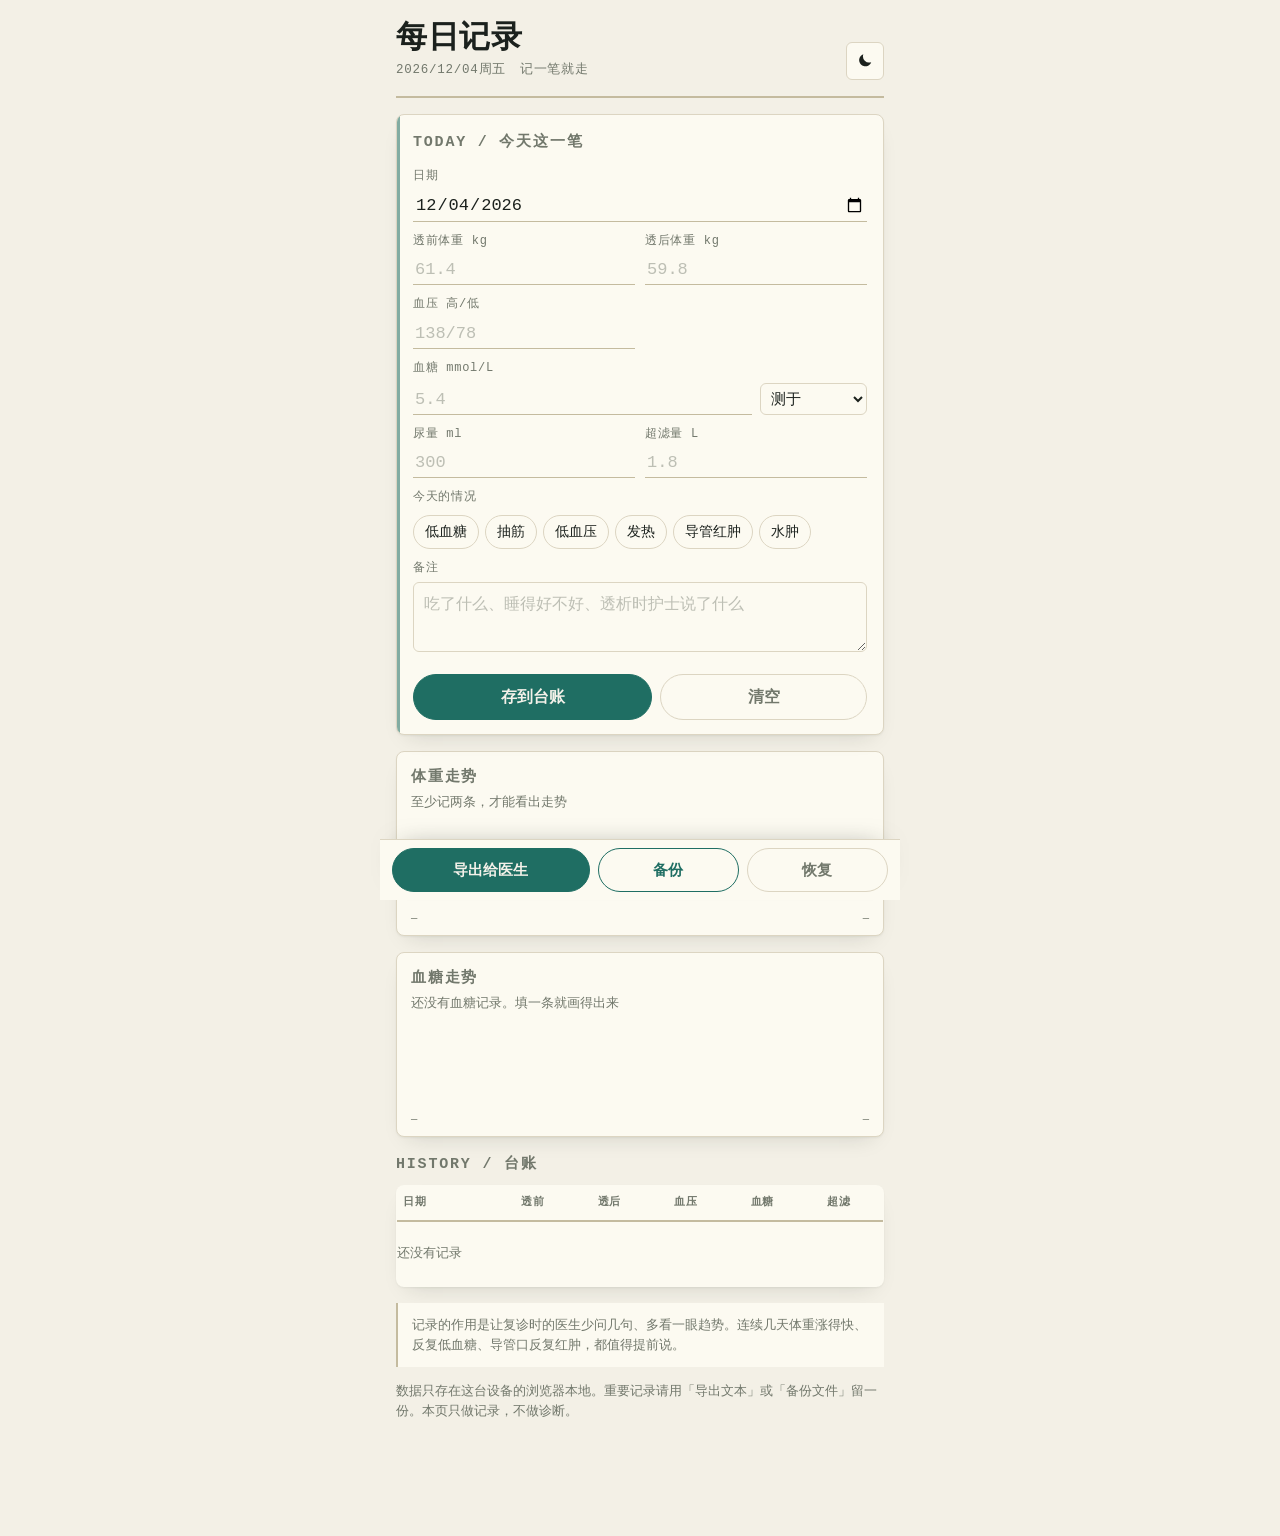
<file: daily-log.html>
<!DOCTYPE html>
<html lang="zh-CN">
<head>
<meta charset="UTF-8">
<meta name="viewport" content="width=device-width, initial-scale=1.0, viewport-fit=cover">
<title>透析每日记录 · 体重 血压 血糖</title>
<meta name="theme-color" content="#F4F1E9">
<link rel="icon" href="data:,">
<style>
:root{
  --canvas:#F3F0E6;
  --paper:#FCFAF1;
  --rule:#DCD5C2;
  --rule-strong:#C4BB9F;
  --ink:#1B211D;
  --muted:#72786C;
  --accent:#1F6E63;
  --accent-soft:#E0EDE7;
  --alert:#9E3A2C;
  --alert-soft:#F3E3DB;
  --shell:18px;--card:8px;--ctl:6px;--pill:999px;
  --shadow:0 1px 2px rgba(27,33,29,.05),0 10px 22px -12px rgba(27,33,29,.18);
  --f-num:ui-monospace,"SF Mono","Consolas","Roboto Mono",monospace;
  --f-body:"PingFang SC","Microsoft YaHei","Hiragino Sans GB",system-ui,sans-serif;
  --f-title:"Songti SC","Source Han Serif SC","Noto Serif SC","SimSun",serif;
  color-scheme:light;
}
body.dark{
  color-scheme:dark;
  --canvas:#0D1315;--paper:#151E20;--rule:#26312F;--rule-strong:#39433F;
  --ink:#E7E4D9;--muted:#98A29C;--accent:#5AA99A;--accent-soft:#17302C;
  --alert:#D97261;--alert-soft:#2A1A17;
  --shadow:0 1px 0 rgba(255,255,255,.04) inset,0 10px 24px -12px rgba(0,0,0,.5);
}
*{box-sizing:border-box;margin:0;padding:0;-webkit-tap-highlight-color:transparent}
html{-webkit-text-size-adjust:100%}
body{
  background:var(--canvas);color:var(--ink);
  font-family:var(--f-body);font-size:16.5px;line-height:1.6;
  padding-bottom:110px;
}
.wrap{max-width:520px;margin:0 auto;padding:0 16px}

/* 抬头像病历首页 */
.head{
  padding:calc(20px + env(safe-area-inset-top)) 0 16px;
  border-bottom:2px solid var(--rule-strong);
  display:flex;align-items:flex-end;justify-content:space-between;gap:14px;
}
.head h1{font-family:var(--f-title);font-size:31px;line-height:1.1;letter-spacing:.02em}
.head p{font-size:12.5px;color:var(--muted);letter-spacing:.06em;margin-top:6px;font-family:var(--f-num)}
.tools{display:flex;gap:6px}
.iconbtn{
  width:38px;height:38px;display:grid;place-items:center;
  border:1px solid var(--rule);border-radius:var(--ctl);background:var(--paper);color:var(--ink);cursor:pointer;
}
.iconbtn svg{width:18px;height:18px}

/* 台账卡 */
.sheet{
  background:var(--paper);border:1px solid var(--rule);border-radius:var(--card);
  box-shadow:var(--shadow);margin-top:16px;padding:16px 16px 14px;
  position:relative;overflow:hidden;
}
.sheet::before{
  content:"";position:absolute;left:0;top:0;bottom:0;width:3px;background:var(--accent);opacity:.55;
}
.sheet h2{font-size:15px;font-family:var(--f-num);letter-spacing:.12em;color:var(--muted);text-transform:uppercase;margin-bottom:12px}
.fields{display:grid;grid-template-columns:1fr 1fr;gap:10px}
.f label{display:block;font-size:12px;letter-spacing:.06em;color:var(--muted);margin-bottom:4px;font-family:var(--f-num)}
.f input{
  width:100%;font-family:var(--f-num);font-size:17px;color:var(--ink);
  background:transparent;border:0;border-bottom:1.5px solid var(--rule-strong);
  padding:5px 2px;border-radius:0;
}
.f input:focus{outline:0;border-bottom-color:var(--accent);background:var(--accent-soft)}
input::placeholder,textarea::placeholder{color:var(--muted);opacity:.45}
.f.wide{grid-column:1/-1}
.glu-row{display:flex;gap:8px;align-items:flex-end;margin-top:5px}
.glu-row input{flex:1;min-width:0}
.glu-row select{flex:0 0 7.4em;width:7.4em;font-family:var(--f-body);font-size:14.5px;color:var(--ink);background:var(--paper);border:1px solid var(--rule);border-radius:var(--ctl);padding:6px 6px}
.glu-low-num{color:var(--alert)!important;border-bottom-color:var(--alert)!important}
.glu-warn{margin-top:8px;background:var(--alert-soft);border-left:2px solid var(--alert);border-radius:0 var(--ctl) var(--ctl) 0;padding:9px 11px;font-size:13.5px;line-height:1.6;color:var(--ink)}
.glu-warn b{color:var(--alert)}
.val-low{color:var(--alert);font-weight:600}
.f textarea{
  width:100%;min-height:64px;font-family:var(--f-body);font-size:15.5px;line-height:1.6;
  color:var(--ink);background:transparent;border:1px solid var(--rule);
  border-radius:var(--ctl);padding:9px 10px;
}
.sym{display:flex;flex-wrap:wrap;gap:6px;margin-top:8px}
.chip{
  border:1px solid var(--rule);background:transparent;color:var(--ink);
  font-family:var(--f-body);font-size:13.5px;padding:7px 11px;border-radius:var(--pill);cursor:pointer;
}
.chip[aria-pressed="true"]{background:var(--alert-soft);border-color:var(--alert);color:var(--alert)}
.btn{
  display:inline-flex;align-items:center;justify-content:center;gap:7px;
  min-height:46px;padding:11px 16px;border-radius:var(--pill);
  background:var(--accent);border:1px solid var(--accent);color:#F4F1E9;
  font-family:var(--f-body);font-size:15.5px;font-weight:600;cursor:pointer;
}
.btn.ghost{background:transparent;color:var(--accent)}
.btn.quiet{background:transparent;border-color:var(--rule);color:var(--muted)}
.row{display:flex;gap:8px;flex-wrap:wrap;margin-top:14px}
.row .btn{flex:1 1 auto;min-width:120px}

/* 趋势 */
.trend{margin-top:16px;border:1px solid var(--rule);border-radius:var(--card);background:var(--paper);padding:14px 14px 8px;box-shadow:var(--shadow)}
.trend h2{font-size:15px;font-family:var(--f-num);letter-spacing:.12em;color:var(--muted);text-transform:uppercase}
.trend .sub{font-size:12.5px;color:var(--muted);margin:2px 0 8px}
.trend svg{width:100%;height:88px;display:block}
.axis{display:flex;justify-content:space-between;font-family:var(--f-num);font-size:10.5px;color:var(--muted);margin-top:2px}

/* 记录表 */
.log{margin-top:16px}
.log h2{font-size:15px;font-family:var(--f-num);letter-spacing:.12em;color:var(--muted);text-transform:uppercase;margin-bottom:8px}
table{width:100%;border-collapse:collapse;background:var(--paper);border:1px solid var(--rule);border-radius:var(--card);overflow:hidden;box-shadow:var(--shadow)}
thead th{
  font-family:var(--f-num);font-size:11px;letter-spacing:.06em;color:var(--muted);font-weight:600;
  text-align:right;padding:8px 6px;border-bottom:2px solid var(--rule-strong);white-space:nowrap;
}
thead th:first-child{text-align:left}
tbody td{
  font-family:var(--f-num);font-size:14px;padding:9px 6px;text-align:right;
  border-bottom:1px solid var(--rule);vertical-align:top;
}
tbody td:first-child{text-align:left;color:var(--muted);font-size:12.5px}
tbody tr:last-child td{border-bottom:0}
tbody td .note{display:block;font-family:var(--f-body);font-size:12px;color:var(--muted);text-align:left;margin-top:2px}
.flag{color:var(--alert)}
.del{background:none;border:0;color:var(--muted);font-family:var(--f-num);font-size:11px;cursor:pointer;padding:4px}
.empty{color:var(--muted);font-size:14px;text-align:center;padding:22px 0}

.footnote{font-size:12.5px;color:var(--muted);line-height:1.6;margin-top:16px;padding:12px 14px;border-left:2px solid var(--rule-strong);background:var(--paper)}
.disclaim{font-size:12.5px;color:var(--muted);line-height:1.65;margin-top:14px}

.bar{
  position:fixed;left:50%;transform:translateX(-50%);bottom:0;width:min(100%,520px);z-index:20;
  background:var(--paper);border-top:1px solid var(--rule);
  padding:8px 12px calc(8px + env(safe-area-inset-bottom));
  display:grid;grid-template-columns:1.4fr 1fr 1fr;gap:8px;
  box-shadow:0 -10px 28px -22px rgba(27,33,29,.6);
}
.bar .btn{min-height:44px;font-size:14.5px;padding:9px 10px}
.toast{
  position:fixed;left:50%;transform:translateX(-50%) translateY(8px);bottom:86px;
  background:var(--ink);color:var(--paper);font-size:13.5px;padding:9px 15px;border-radius:var(--pill);
  opacity:0;pointer-events:none;transition:.22s;z-index:60;
}
.toast.on{opacity:1;transform:translateX(-50%) translateY(0)}

@media print{
  body{background:#fff;padding:0}
  .bar,.tools,.row,.toast{display:none!important}
  .sheet,.trend,table{box-shadow:none}
  .wrap{max-width:none;padding:0}
}
</style>
</head>
<body>
<div class="wrap">

  <header class="head">
    <div>
      <h1>每日记录</h1>
      <p id="todayLine">—</p>
    </div>
    <div class="tools">
      <button class="iconbtn" id="themeBtn" aria-label="切换夜间模式">
        <svg viewBox="0 0 256 256" fill="currentColor" aria-hidden="true"><path d="M216,144A88,88,0,0,1,104,32a88,88,0,1,0,112,112Z"/></svg>
      </button>
    </div>
  </header>

  <section class="sheet">
    <h2>Today / 今天这一笔</h2>
    <div class="fields">
      <div class="f wide"><label for="d">日期</label><input id="d" type="date"></div>
      <div class="f"><label for="wPre">透前体重 kg</label><input id="wPre" inputmode="decimal" placeholder="61.4"></div>
      <div class="f"><label for="wPost">透后体重 kg</label><input id="wPost" inputmode="decimal" placeholder="59.8"></div>
      <div class="f"><label for="bp">血压 高/低</label><input id="bp" inputmode="numeric" placeholder="138/78"></div>
      <div class="f wide">
        <label for="glu">血糖 mmol/L</label>
        <div class="glu-row">
          <input id="glu" inputmode="decimal" placeholder="5.4">
          <select id="gluAt" aria-label="测血糖的时间点">
            <option value="">测于</option>
            <option value="空腹">空腹</option>
            <option value="早餐后">早餐后</option>
            <option value="透析前">透析前</option>
            <option value="透析中">透析中</option>
            <option value="透析后">透析后</option>
            <option value="睡前">睡前</option>
          </select>
        </div>
        <p class="glu-warn" id="gluWarn" hidden></p>
      </div>
      <div class="f"><label for="urine">尿量 ml</label><input id="urine" inputmode="numeric" placeholder="300"></div>
      <div class="f"><label for="uf">超滤量 L</label><input id="uf" inputmode="decimal" placeholder="1.8"></div>
      <div class="f wide"><label>今天的情况</label>
        <div class="sym" id="sym">
          <button class="chip" aria-pressed="false" data-s="低血糖">低血糖</button>
          <button class="chip" aria-pressed="false" data-s="抽筋">抽筋</button>
          <button class="chip" aria-pressed="false" data-s="低血压">低血压</button>
          <button class="chip" aria-pressed="false" data-s="发热">发热</button>
          <button class="chip" aria-pressed="false" data-s="导管红肿">导管红肿</button>
          <button class="chip" aria-pressed="false" data-s="水肿">水肿</button>
        </div>
      </div>
      <div class="f wide"><label for="note">备注</label><textarea id="note" placeholder="吃了什么、睡得好不好、透析时护士说了什么"></textarea></div>
    </div>
    <div class="row">
      <button class="btn" id="save">存到台账</button>
      <button class="btn quiet" id="reset">清空</button>
    </div>
  </section>

  <section class="trend">
    <h2>体重走势</h2>
    <p class="sub" id="trendSub">最近 14 条记录，看有没有越透越涨</p>
    <svg id="spark" viewBox="0 0 460 88" preserveAspectRatio="none" aria-hidden="true"></svg>
    <div class="axis"><span id="axL">—</span><span id="axR">—</span></div>
  </section>

  <section class="trend">
    <h2>血糖走势</h2>
    <p class="sub" id="gluSub">低于 3.9 的那几条会被标红，红线就是 3.9</p>
    <svg id="gluSpark" viewBox="0 0 460 88" preserveAspectRatio="none" aria-hidden="true"></svg>
    <div class="axis"><span id="gluAxL">—</span><span id="gluAxR">—</span></div>
  </section>

  <section class="log">
    <h2>History / 台账</h2>
    <table>
      <thead>
        <tr><th>日期</th><th>透前</th><th>透后</th><th>血压</th><th>血糖</th><th>超滤</th><th></th></tr>
      </thead>
      <tbody id="tbody"><tr><td colspan="7" class="empty">还没有记录</td></tr></tbody>
    </table>
  </section>

  <p class="footnote">
    记录的作用是让复诊时的医生少问几句、多看一眼趋势。连续几天体重涨得快、反复低血糖、导管口反复红肿，都值得提前说。
  </p>
  <p class="disclaim">
    数据只存在这台设备的浏览器本地。重要记录请用「导出文本」或「备份文件」留一份。本页只做记录，不做诊断。
  </p>
</div>

<div class="bar">
  <button class="btn" id="exportTxt">导出给医生</button>
  <button class="btn ghost" id="exportJson">备份</button>
  <button class="btn quiet" id="importBtn">恢复</button>
  <input type="file" id="importFile" accept="application/json,.json" hidden>
</div>
<div class="toast" id="toast"></div>

<script>
(function(){
  "use strict";
  var KEY = "dialysis.v1";
  var $ = function(id){ return document.getElementById(id); };
  var state = { theme:"light", tels:{dialysis:"",doctor:"",family:""}, records:[], meds:[], schedule:{days:[],time:""}, packed:[], visit:{date:"",dept:"",q:""}, backupAt:"" };

  function load(){
    try{
      var raw = localStorage.getItem(KEY);
      if(raw){ var o = JSON.parse(raw); for(var k in o){ if(Object.prototype.hasOwnProperty.call(o,k)) state[k] = o[k]; } }
    }catch(e){}
  }
  function save(){
    try{ localStorage.setItem(KEY, JSON.stringify(state)); }catch(e){ toast("这台浏览器不允许本地保存"); }
  }
  function toast(m){
    var t = $("toast"); t.textContent = m; t.classList.add("on");
    clearTimeout(toast.t); toast.t = setTimeout(function(){ t.classList.remove("on"); }, 1800);
  }
  function pad(n){ return n<10 ? "0"+n : ""+n; }
  function today(){ var d = new Date(); return d.getFullYear()+"-"+pad(d.getMonth()+1)+"-"+pad(d.getDate()); }
  function esc(s){ return String(s).replace(/[&<>"']/g, function(c){ return ({"&":"&amp;","<":"&lt;",">":"&gt;",'"':"&quot;","'":"&#39;"})[c]; }); }

  function applyTheme(){
    var dark = state.theme === "dark";
    document.body.classList.toggle("dark", dark);
    document.querySelector('meta[name="theme-color"]').setAttribute("content", dark ? "#0D1315" : "#F4F1E9");
  }
  $("themeBtn").addEventListener("click", function(){
    state.theme = state.theme === "dark" ? "light" : "dark";
    applyTheme(); save();
  });

  var syms = Array.prototype.slice.call(document.querySelectorAll("#sym .chip"));
  syms.forEach(function(c){
    c.addEventListener("click", function(){
      c.setAttribute("aria-pressed", c.getAttribute("aria-pressed") === "true" ? "false" : "true");
    });
  });
  function picked(){ return syms.filter(function(c){ return c.getAttribute("aria-pressed")==="true"; }).map(function(c){ return c.dataset.s; }); }

  function sortRecords(){
    state.records.sort(function(a,b){ return (a.date < b.date) ? -1 : (a.date > b.date) ? 1 : 0; });
  }

  function renderTable(){
    var tb = $("tbody");
    if(!state.records.length){
      tb.innerHTML = '<tr><td colspan="7" class="empty">还没有记录</td></tr>';
      return;
    }
    var rows = state.records.slice().reverse().map(function(r, i){
      var idx = state.records.length - 1 - i;
      var note = "";
      if(r.symptoms && r.symptoms.length) note += r.symptoms.join("、");
      if(r.note) note += (note ? "｜" : "") + esc(r.note);
      return "<tr>" +
        "<td>" + esc(r.date || "—") + (note ? '<span class="note">' + note + "</span>" : "") + "</td>" +
        "<td>" + (r.wPre || r.weight || "—") + "</td>" +
        "<td>" + (r.wPost || "—") + "</td>" +
        "<td>" + (r.bp || "—") + "</td>" +
        '<td class="' + (r.glu && parseFloat(r.glu) < 3.9 ? "val-low" : "") + '">' + (r.glu || "—") +
          (r.gluAt ? '<span class="note">' + esc(r.gluAt) + "</span>" : "") + "</td>" +
        "<td>" + (r.uf || "—") + "</td>" +
        '<td><button class="del" data-del="' + idx + '">删</button></td>' +
      "</tr>";
    }).join("");
    tb.innerHTML = rows;
    Array.prototype.forEach.call(tb.querySelectorAll("[data-del]"), function(b){
      b.addEventListener("click", function(){
        if(confirm("删掉这一天的记录？")){
          state.records.splice(parseInt(b.dataset.del,10),1); save(); renderTable(); renderTrend(); renderGluTrend(); toast("已删除");
        }
      });
    });
  }

  function renderTrend(){
    var svg = $("spark");
    var pts = state.records.filter(function(r){ return r.wPost || r.wPre || r.weight; })
      .slice(-14).map(function(r){ return parseFloat(r.wPost || r.wPre || r.weight); })
      .filter(function(n){ return !isNaN(n); });
    if(pts.length < 2){
      svg.innerHTML = "";
      $("axL").textContent = "—"; $("axR").textContent = "—";
      $("trendSub").textContent = "至少记两条，才能看出走势";
      return;
    }
    var w = 460, h = 88, padX = 6, padY = 12;
    var min = Math.min.apply(null, pts), max = Math.max.apply(null, pts);
    var span = (max - min) || 1;
    var step = (w - padX*2) / (pts.length - 1);
    var coords = pts.map(function(v, i){
      var x = padX + step*i;
      var y = h - padY - ((v - min)/span)*(h - padY*2);
      return [x, y];
    });
    var d = "M" + coords.map(function(c){ return c[0].toFixed(1) + "," + c[1].toFixed(1); }).join("L");
    svg.innerHTML =
      '<path d="' + d + '" fill="none" stroke="var(--accent)" stroke-width="1.6" stroke-linejoin="round"/>' +
      coords.map(function(c){ return '<circle cx="' + c[0].toFixed(1) + '" cy="' + c[1].toFixed(1) + '" r="2.4" fill="var(--accent)"/>'; }).join("") +
      '<line x1="' + padX + '" y1="' + (h-padY) + '" x2="' + (w-padX) + '" y2="' + (h-padY) + '" stroke="var(--rule)" stroke-width="1"/>';
    $("axL").textContent = "最低 " + min.toFixed(1) + " kg";
    $("axR").textContent = "最高 " + max.toFixed(1) + " kg";
    $("trendSub").textContent = "最近 " + pts.length + " 次记录，看有没有越透越涨";
  }

  function renderGluTrend(){
    var svg = $("gluSpark");
    var all = state.records.filter(function(r){ return r.glu && !isNaN(parseFloat(r.glu)); });
    var pts = all.slice(-14).map(function(r){ return parseFloat(r.glu); });
    if(!pts.length){
      svg.innerHTML = "";
      $("gluAxL").textContent = "—"; $("gluAxR").textContent = "—";
      $("gluSub").textContent = "还没有血糖记录。填一条就画得出来";
      return;
    }
    if(pts.length === 1){
      svg.innerHTML = "";
      $("gluAxL").textContent = "这一条 " + pts[0].toFixed(1);
      $("gluAxR").textContent = pts[0] < 3.9 ? "低血糖" : "正常范围";
      $("gluSub").textContent = "再记一条，就能看出升降";
      return;
    }
    var w = 460, h = 88, padX = 6, padY = 12;
    var min = Math.min(3, Math.min.apply(null, pts));
    var max = Math.max(12, Math.max.apply(null, pts));
    if(max - min < 2) max = min + 2;
    var step = (w - padX*2) / (pts.length - 1);
    function Y(v){ return h - padY - ((v - min) / (max - min)) * (h - padY*2); }
    var coords = pts.map(function(v, i){ return { x: padX + step*i, y: Y(v), v: v }; });
    var d = "M" + coords.map(function(c){ return c.x.toFixed(1) + "," + c.y.toFixed(1); }).join("L");
    var lowLine = '<line x1="' + padX + '" y1="' + Y(3.9).toFixed(1) + '" x2="' + (w-padX) + '" y2="' + Y(3.9).toFixed(1) +
      '" stroke="var(--alert)" stroke-width="1" stroke-dasharray="4 4" opacity=".8"/>' +
      '<text x="' + (w-padX) + '" y="' + (Y(3.9) - 3).toFixed(1) + '" text-anchor="end" font-size="9" fill="var(--alert)">3.9</text>';
    var dots = coords.map(function(c){
      return '<circle cx="' + c.x.toFixed(1) + '" cy="' + c.y.toFixed(1) + '" r="' + (c.v < 3.9 ? 3.2 : 2.4) +
        '" fill="' + (c.v < 3.9 ? "var(--alert)" : "var(--accent)") + '"/>';
    }).join("");
    svg.innerHTML = lowLine +
      '<path d="' + d + '" fill="none" stroke="var(--accent)" stroke-width="1.6" stroke-linejoin="round"/>' + dots;
    var lowCount = pts.filter(function(v){ return v < 3.9; }).length;
    $("gluAxL").textContent = "最近 " + pts.length + " 次，最低 " + Math.min.apply(null, pts).toFixed(1);
    $("gluAxR").textContent = lowCount ? ("低血糖 " + lowCount + " 次") : "没有低于 3.9";
    $("gluSub").textContent = lowCount ? "红线是 3.9，红点就是低血糖那几次" : "最近几次都在 3.9 以上";
  }

  function syncGluWarn(){
    var v = parseFloat($("glu").value);
    var w = $("gluWarn");
    if(!isNaN(v) && v > 0 && v < 3.9){
      w.innerHTML = "<b>低于 3.9，是低血糖。</b>人清醒：补 15 g 葡萄糖片或少量糖水，15 分钟后复测。人迷糊、叫不醒：侧躺、别喂、打 120。不要用香蕉、橘子、果汁救急，钾太高。";
      w.hidden = false;
      $("glu").classList.add("glu-low-num");
    }else{
      w.hidden = true; w.textContent = "";
      $("glu").classList.remove("glu-low-num");
    }
  }
  $("glu").addEventListener("input", syncGluWarn);
  $("glu").addEventListener("change", syncGluWarn);

  $("save").addEventListener("click", function(){
    var rec = {
      date: $("d").value || today(),
      wPre: $("wPre").value.trim(),
      wPost: $("wPost").value.trim(),
      bp: $("bp").value.trim(),
      glu: $("glu").value.trim(),
      gluAt: $("gluAt").value,
      urine: $("urine").value.trim(),
      uf: $("uf").value.trim(),
      symptoms: picked(),
      note: $("note").value.trim()
    };
    if(!rec.wPre && !rec.wPost && !rec.bp && !rec.glu && !rec.note && !rec.symptoms.length){
      toast("先填一项再存"); return;
    }
    state.records.push(rec); sortRecords(); save();
    renderTable(); renderTrend(); renderGluTrend(); reset();
    toast("存好了");
  });
  function reset(){
    ["wPre","wPost","bp","glu","urine","uf","note"].forEach(function(id){ $(id).value = ""; });
    $("gluAt").value = "";
    syncGluWarn();
    syms.forEach(function(c){ c.setAttribute("aria-pressed","false"); });
  }
  $("reset").addEventListener("click", reset);

  function download(name, content, type){
    var blob = new Blob([content], {type: type + ";charset=utf-8"});
    var a = document.createElement("a");
    a.href = URL.createObjectURL(blob); a.download = name;
    document.body.appendChild(a); a.click();
    setTimeout(function(){ URL.revokeObjectURL(a.href); a.remove(); }, 400);
  }

  $("exportTxt").addEventListener("click", function(){
    if(!state.records.length){ toast("还没有记录"); return; }
    var lines = ["透析每日记录", "导出：" + new Date().toLocaleString("zh-CN"), ""];
    state.records.forEach(function(r){
      lines.push("————————");
      lines.push("日期：" + r.date);
      lines.push("透前 " + ((r.wPre || r.weight) || "—") + " kg　透后 " + (r.wPost||"—") + " kg　超滤 " + (r.uf||"—") + " L");
      lines.push("血压 " + (r.bp||"—") + "　尿量 " + (r.urine||"—") + " ml");
      lines.push("血糖 " + (r.glu||"—") + " mmol/L" + (r.gluAt ? "（" + r.gluAt + "）" : "") + (r.glu && parseFloat(r.glu) < 3.9 ? "　← 低血糖" : ""));
      if(r.symptoms && r.symptoms.length) lines.push("情况：" + r.symptoms.join("、"));
      if(r.note) lines.push("备注：" + r.note);
      lines.push("");
    });
    download("dialysis-log-" + today() + ".txt", lines.join("\r\n"), "text/plain");
    toast("已导出，发给医生");
  });
  $("exportJson").addEventListener("click", function(){
    state.backupAt = new Date().toLocaleString("zh-CN");
    download("dialysis-backup-" + today() + ".json", JSON.stringify(state, null, 2), "application/json");
    save(); toast("备份已导出");
  });
  $("importBtn").addEventListener("click", function(){ $("importFile").click(); });
  $("importFile").addEventListener("change", function(){
    var f = this.files && this.files[0]; if(!f) return;
    var r = new FileReader();
    r.onload = function(){
      try{
        var o = JSON.parse(String(r.result));
        if(!o || !o.records) throw new Error("not backup");
        state = Object.assign(state, o); save();
        renderTable(); renderTrend(); renderGluTrend(); applyTheme(); toast("恢复成功");
      }catch(e){ toast("这个文件不是备份文件"); }
      $("importFile").value = "";
    };
    r.readAsText(f, "utf-8");
  });

  load();
  applyTheme();
  $("d").value = today();
  $("todayLine").textContent = new Date().toLocaleDateString("zh-CN", { year:"numeric", month:"2-digit", day:"2-digit", weekday:"short" }) + "　记一笔就走";
  renderTable();
  renderTrend();
  renderGluTrend();
  syncGluWarn();
})();
</script>
</body>
</html>
</file>
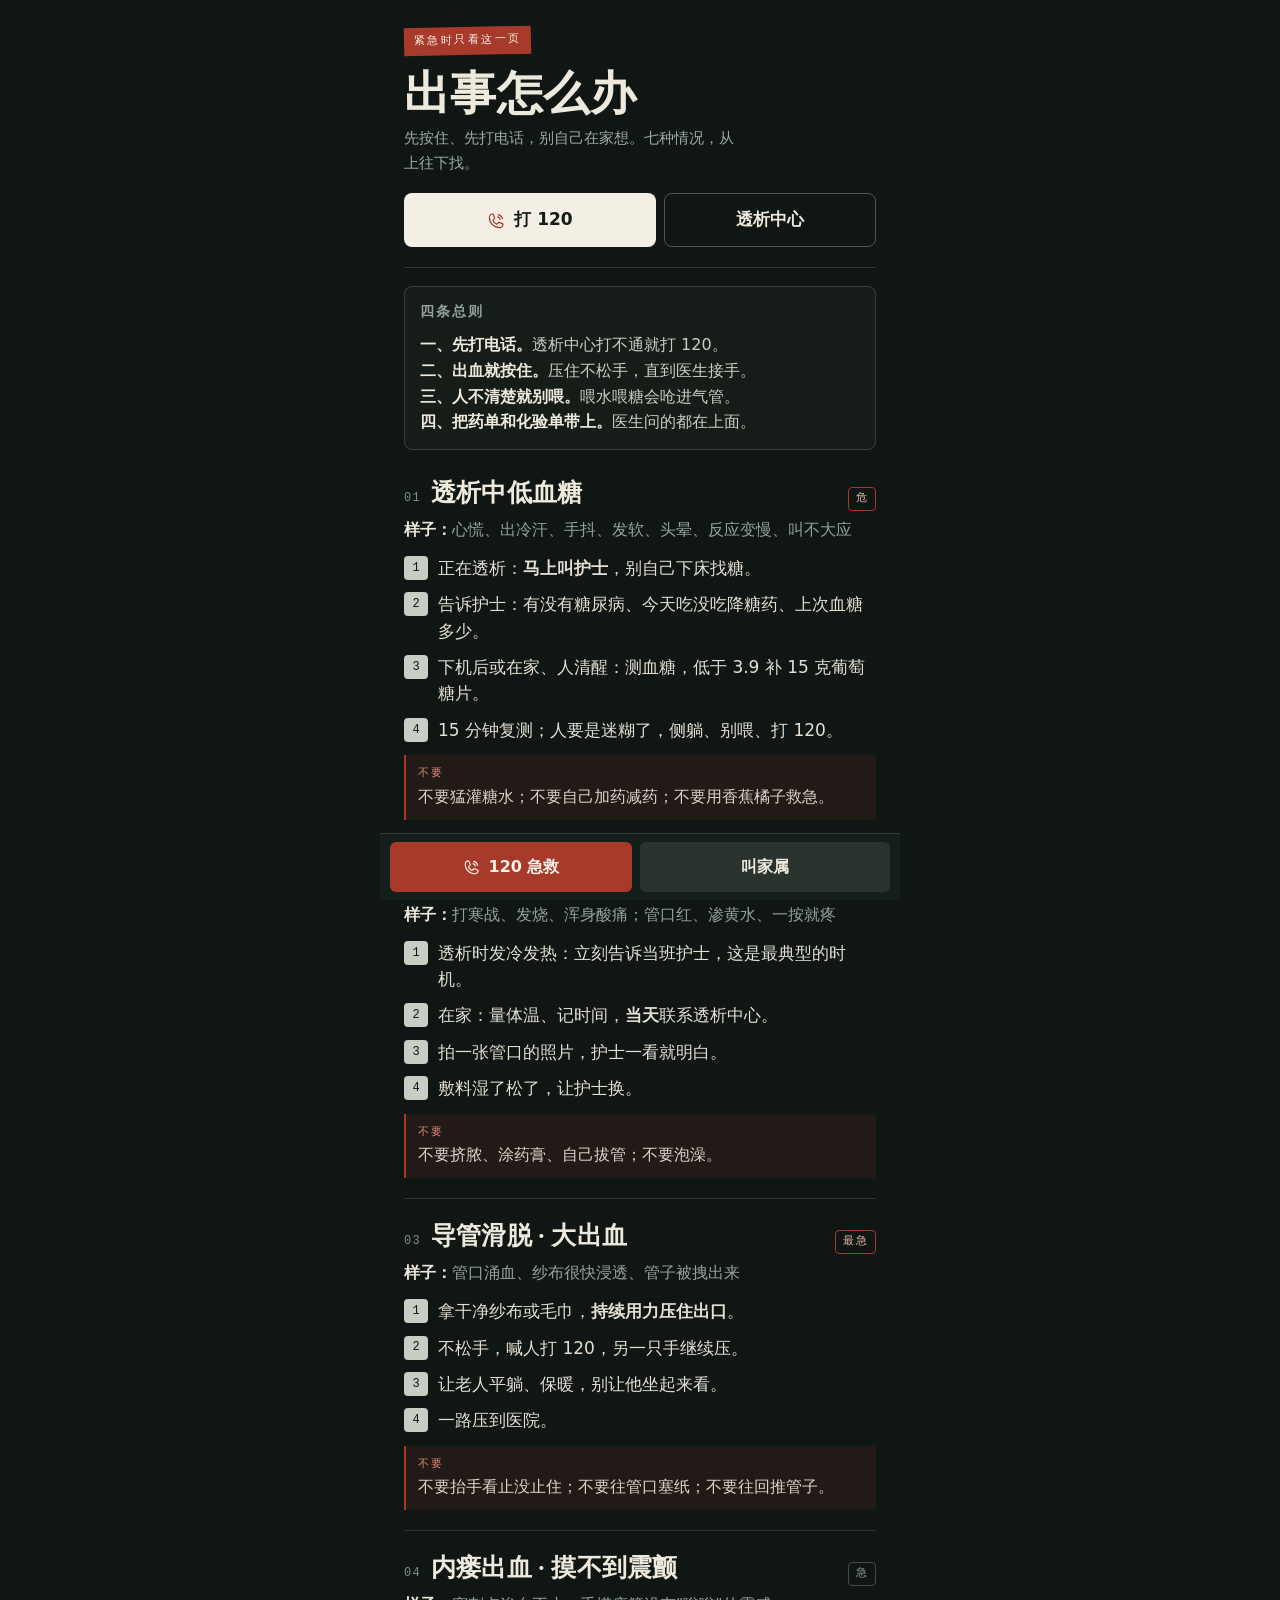
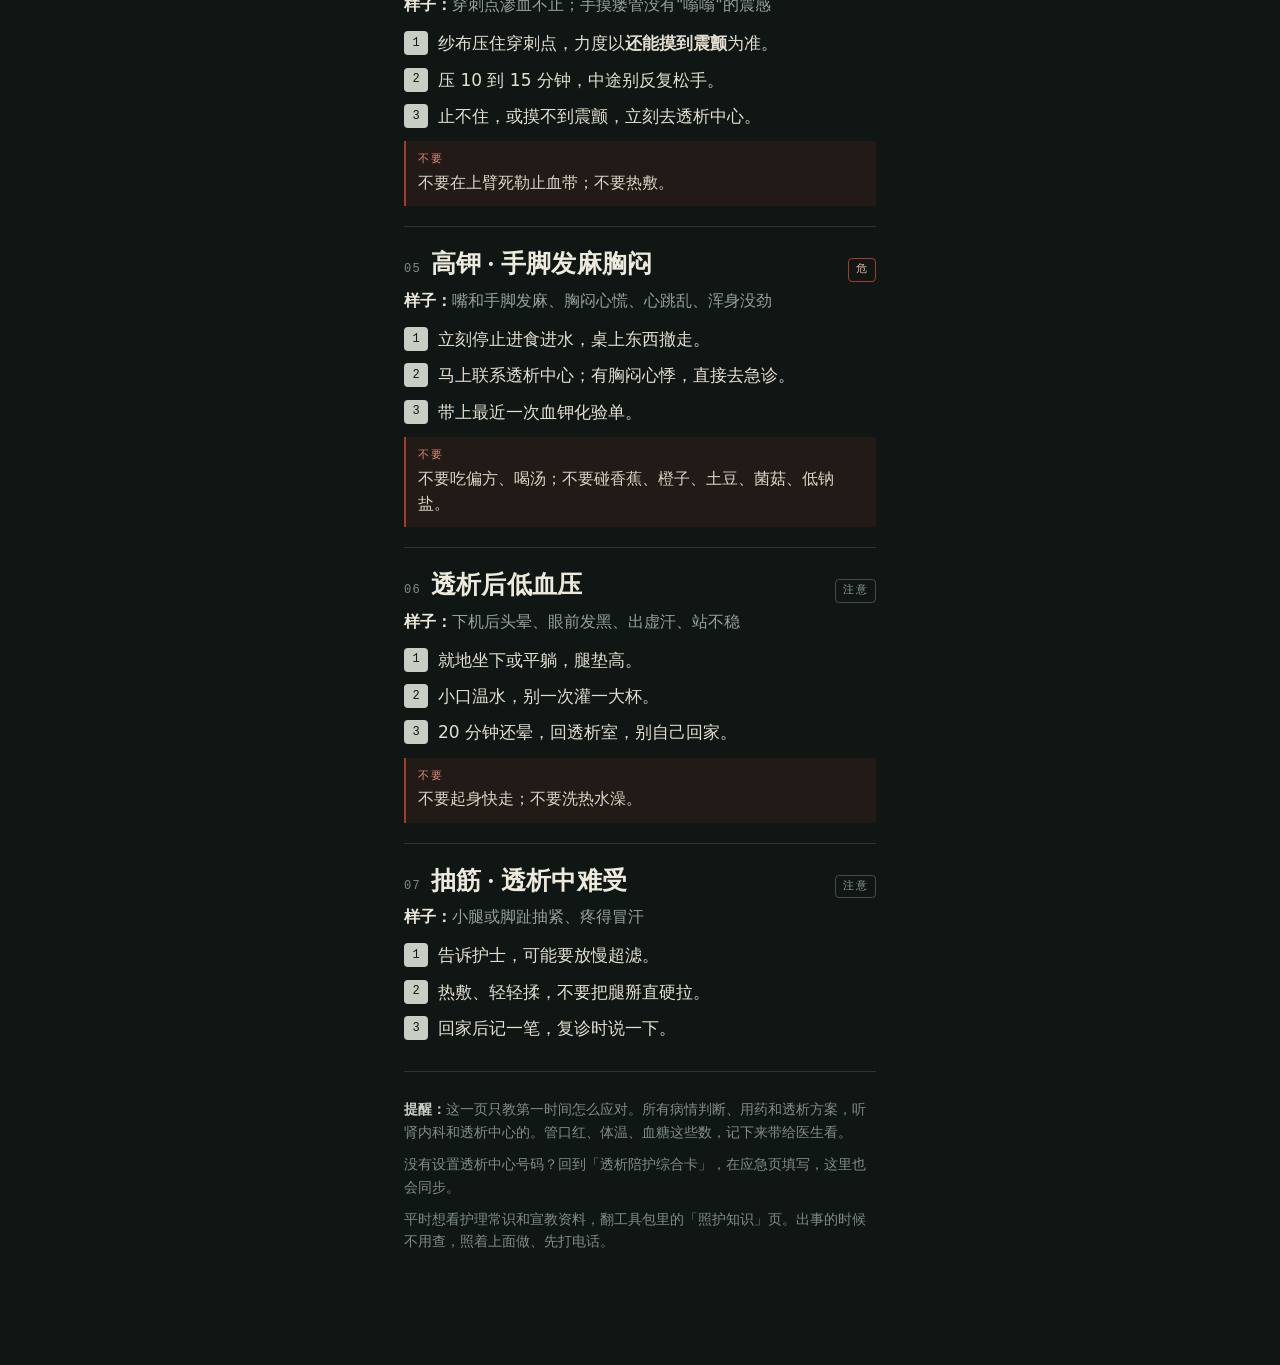
<file: emergency.html>
<!DOCTYPE html>
<html lang="zh-CN">
<head>
<meta charset="UTF-8">
<meta name="viewport" content="width=device-width, initial-scale=1.0, viewport-fit=cover">
<title>透析应急速查 · 出事看这一页</title>
<meta name="theme-color" content="#101A17">
<link rel="icon" href="data:,">
<style>
*{box-sizing:border-box;margin:0;padding:0;-webkit-tap-highlight-color:transparent}
html{-webkit-text-size-adjust:100%}
body{
  background:#0F1613;
  color:#EDE9DC;
  font-family:"PingFang SC","Microsoft YaHei","Hiragino Sans GB",system-ui,sans-serif;
  font-size:18px;line-height:1.62;
  padding-bottom:30px;
}
.sheet{max-width:520px;margin:0 auto;padding:0 18px}

/* 顶部：黑绿底 + 一条红胶带 */
.top{
  position:relative;
  padding:calc(22px + env(safe-area-inset-top)) 0 20px;
  border-bottom:1px solid rgba(237,233,220,.16);
}
.tape{
  display:inline-block;
  background:#A83A2C;color:#FBF1E9;
  font-size:11px;letter-spacing:.22em;text-transform:uppercase;font-family:ui-monospace,monospace;
  padding:5px 10px;transform:rotate(-1.2deg);
}
h1{
  font-family:"Songti SC","Source Han Serif SC","Noto Serif SC","SimSun",Georgia,serif;
  font-size:clamp(34px,10vw,46px);line-height:1.08;margin:14px 0 8px;letter-spacing:.01em;
}
.sub{font-size:15px;color:#9DAAA4;max-width:22em}
.callrow{display:flex;gap:8px;margin-top:18px}
.callrow a{
  flex:1;display:flex;align-items:center;justify-content:center;gap:8px;
  text-decoration:none;font-weight:700;font-size:17px;
  min-height:54px;border-radius:8px;
}
.callrow a.primary{background:#F3EFE4;color:#151C18;flex:1.2}
.callrow a.ghost{background:transparent;color:#EDE9DC;border:1px solid rgba(237,233,220,.3)}
.callrow svg{width:19px;height:19px}
.callrow a.primary svg{color:#A83A2C}

/* 四步总则 */
.rule{
  margin:18px 0 6px;border:1px solid rgba(237,233,220,.16);border-radius:8px;
  padding:14px 15px;background:rgba(237,233,220,.03);
}
.rule h2{font-size:14px;letter-spacing:.14em;color:#8FA39A;font-family:ui-monospace,monospace;text-transform:uppercase;margin-bottom:8px}
.rule p{font-size:16px;color:#C9CFC6}
.rule p b{color:#EDE9DC}

/* 场景块 */
.case{padding:22px 0 20px;border-bottom:1px solid rgba(237,233,220,.14)}
.case-head{display:flex;align-items:baseline;gap:10px;margin-bottom:6px}
.idx{font-family:ui-monospace,monospace;font-size:12px;letter-spacing:.1em;color:#7E8F87}
.case h3{font-family:"Songti SC","Source Han Serif SC","Noto Serif SC",serif;font-size:25px;line-height:1.2;letter-spacing:.01em}
.badge{margin-left:auto;font-size:11px;letter-spacing:.12em;color:#F0B7A9;border:1px solid #A83A2C;padding:2px 7px;border-radius:4px;font-family:ui-monospace,monospace;white-space:nowrap}
.badge.warn{color:#8FA39A;border-color:rgba(237,233,220,.25)}
.signs{font-size:16px;color:#96A29C;margin:6px 0 12px}
.signs b{color:#EDE9DC;font-weight:600}
ol{list-style:none;counter-reset:n}
ol li{
  counter-increment:n;position:relative;padding-left:34px;margin-bottom:10px;
  font-size:17px;line-height:1.55;color:#E4DFD2;
}
ol li::before{
  content:counter(n);position:absolute;left:0;top:1px;
  width:24px;height:24px;display:grid;place-items:center;
  font-family:ui-monospace,monospace;font-size:12px;color:#0F1613;background:#C7CFC4;border-radius:4px;
}
.avoid{
  margin-top:12px;padding:10px 12px;border-left:2px solid #A83A2C;background:rgba(168,58,44,.12);
}
.avoid span{font-family:ui-monospace,monospace;font-size:11px;letter-spacing:.16em;color:#E08A7A;display:block;margin-bottom:2px}
.avoid p{font-size:15.5px;color:#DCD5C7}

/* 底部急救电话 */
.tail{margin-top:26px;font-size:14px;color:#7F8D86;line-height:1.6}
.tail b{color:#C9CFC6}
.sosbar{
  position:fixed;left:50%;transform:translateX(-50%);bottom:0;width:min(100%,520px);
  display:grid;grid-template-columns:1fr 1fr;gap:0;z-index:10;
  background:#141E1A;border-top:1px solid rgba(237,233,220,.16);
  padding:8px 10px calc(8px + env(safe-area-inset-bottom));
}
.sosbar a{
  display:flex;align-items:center;justify-content:center;gap:8px;
  min-height:50px;border-radius:6px;text-decoration:none;font-weight:700;font-size:16px;
}
.sosbar a:first-child{background:#A83A2C;color:#FBF1E9;margin-right:8px}
.sosbar a:last-child{background:rgba(237,233,220,.1);color:#EDE9DC}
.sosbar svg{width:18px;height:18px}
body{padding-bottom:120px}

@media (min-width:520px){
  .sheet{padding:0 24px}
}
</style>
</head>
<body>
<div class="sheet">

  <header class="top">
    <span class="tape">紧急时只看这一页</span>
    <h1>出事怎么办</h1>
    <p class="sub">先按住、先打电话，别自己在家想。七种情况，从上往下找。</p>
    <div class="callrow">
      <a class="primary" href="tel:120">
        <svg viewBox="0 0 256 256" fill="currentColor" aria-hidden="true"><path d="M144.27,45.93a8,8,0,0,1,9.8-5.66,86.22,86.22,0,0,1,61.66,61.66,8,8,0,0,1-5.66,9.8A8.23,8.23,0,0,1,208,112a8,8,0,0,1-7.73-5.94,70.35,70.35,0,0,0-50.33-50.33A8,8,0,0,1,144.27,45.93Zm-2.33,41.8c13.79,3.68,22.65,12.54,26.33,26.33A8,8,0,0,0,176,120a8.23,8.23,0,0,0,2.07-.27,8,8,0,0,0,5.66-9.8c-5.12-19.16-18.5-32.54-37.66-37.66a8,8,0,1,0-4.13,15.46Zm81.94,95.35A56.26,56.26,0,0,1,168,232C88.6,232,24,167.4,24,88A56.26,56.26,0,0,1,72.92,32.12a16,16,0,0,1,16.62,9.52l21.12,47.15,0,.12A16,16,0,0,1,109.39,104c-.18.27-.37.52-.57.77L88,129.45c7.49,15.22,23.41,31,38.83,38.51l24.34-20.71a8.12,8.12,0,0,1,.75-.56,16,16,0,0,1,15.17-1.4l.13.06,47.11,21.11A16,16,0,0,1,223.88,183.08Zm-15.88-2s-.07,0-.11,0h0l-47-21.05-24.35,20.71a8.44,8.44,0,0,1-.74.56,16,16,0,0,1-15.75,1.14c-18.73-9.05-37.4-27.58-46.46-46.11a16,16,0,0,1,1-15.7,6.13,6.13,0,0,1,.57-.77L96,95.15l-21-47a.61.61,0,0,1,0-.12A40.2,40.2,0,0,0,40,88,128.14,128.14,0,0,0,168,216,40.21,40.21,0,0,0,208,181.07Z"/></svg>
        打 120
      </a>
      <a class="ghost" id="callCenter" href="tel:">透析中心</a>
    </div>
  </header>

  <section class="rule">
    <h2>四条总则</h2>
    <p><b>一、先打电话。</b>透析中心打不通就打 120。</p>
    <p><b>二、出血就按住。</b>压住不松手，直到医生接手。</p>
    <p><b>三、人不清楚就别喂。</b>喂水喂糖会呛进气管。</p>
    <p><b>四、把药单和化验单带上。</b>医生问的都在上面。</p>
  </section>

  <article class="case">
    <div class="case-head"><span class="idx">01</span><h3>透析中低血糖</h3><span class="badge">危</span></div>
    <p class="signs"><b>样子：</b>心慌、出冷汗、手抖、发软、头晕、反应变慢、叫不大应</p>
    <ol>
      <li>正在透析：<b>马上叫护士</b>，别自己下床找糖。</li>
      <li>告诉护士：有没有糖尿病、今天吃没吃降糖药、上次血糖多少。</li>
      <li>下机后或在家、人清醒：测血糖，低于 3.9 补 15 克葡萄糖片。</li>
      <li>15 分钟复测；人要是迷糊了，侧躺、别喂、打 120。</li>
    </ol>
    <div class="avoid"><span>不要</span><p>不要猛灌糖水；不要自己加药减药；不要用香蕉橘子救急。</p></div>
  </article>

  <article class="case">
    <div class="case-head"><span class="idx">02</span><h3>导管感染 · 寒战发烧</h3><span class="badge">危</span></div>
    <p class="signs"><b>样子：</b>打寒战、发烧、浑身酸痛；管口红、渗黄水、一按就疼</p>
    <ol>
      <li>透析时发冷发热：立刻告诉当班护士，这是最典型的时机。</li>
      <li>在家：量体温、记时间，<b>当天</b>联系透析中心。</li>
      <li>拍一张管口的照片，护士一看就明白。</li>
      <li>敷料湿了松了，让护士换。</li>
    </ol>
    <div class="avoid"><span>不要</span><p>不要挤脓、涂药膏、自己拔管；不要泡澡。</p></div>
  </article>

  <article class="case">
    <div class="case-head"><span class="idx">03</span><h3>导管滑脱 · 大出血</h3><span class="badge">最急</span></div>
    <p class="signs"><b>样子：</b>管口涌血、纱布很快浸透、管子被拽出来</p>
    <ol>
      <li>拿干净纱布或毛巾，<b>持续用力压住出口</b>。</li>
      <li>不松手，喊人打 120，另一只手继续压。</li>
      <li>让老人平躺、保暖，别让他坐起来看。</li>
      <li>一路压到医院。</li>
    </ol>
    <div class="avoid"><span>不要</span><p>不要抬手看止没止住；不要往管口塞纸；不要往回推管子。</p></div>
  </article>

  <article class="case">
    <div class="case-head"><span class="idx">04</span><h3>内瘘出血 · 摸不到震颤</h3><span class="badge warn">急</span></div>
    <p class="signs"><b>样子：</b>穿刺点渗血不止；手摸瘘管没有"嗡嗡"的震感</p>
    <ol>
      <li>纱布压住穿刺点，力度以<b>还能摸到震颤</b>为准。</li>
      <li>压 10 到 15 分钟，中途别反复松手。</li>
      <li>止不住，或摸不到震颤，立刻去透析中心。</li>
    </ol>
    <div class="avoid"><span>不要</span><p>不要在上臂死勒止血带；不要热敷。</p></div>
  </article>

  <article class="case">
    <div class="case-head"><span class="idx">05</span><h3>高钾 · 手脚发麻胸闷</h3><span class="badge">危</span></div>
    <p class="signs"><b>样子：</b>嘴和手脚发麻、胸闷心慌、心跳乱、浑身没劲</p>
    <ol>
      <li>立刻停止进食进水，桌上东西撤走。</li>
      <li>马上联系透析中心；有胸闷心悸，直接去急诊。</li>
      <li>带上最近一次血钾化验单。</li>
    </ol>
    <div class="avoid"><span>不要</span><p>不要吃偏方、喝汤；不要碰香蕉、橙子、土豆、菌菇、低钠盐。</p></div>
  </article>

  <article class="case">
    <div class="case-head"><span class="idx">06</span><h3>透析后低血压</h3><span class="badge warn">注意</span></div>
    <p class="signs"><b>样子：</b>下机后头晕、眼前发黑、出虚汗、站不稳</p>
    <ol>
      <li>就地坐下或平躺，腿垫高。</li>
      <li>小口温水，别一次灌一大杯。</li>
      <li>20 分钟还晕，回透析室，别自己回家。</li>
    </ol>
    <div class="avoid"><span>不要</span><p>不要起身快走；不要洗热水澡。</p></div>
  </article>

  <article class="case">
    <div class="case-head"><span class="idx">07</span><h3>抽筋 · 透析中难受</h3><span class="badge warn">注意</span></div>
    <p class="signs"><b>样子：</b>小腿或脚趾抽紧、疼得冒汗</p>
    <ol>
      <li>告诉护士，可能要放慢超滤。</li>
      <li>热敷、轻轻揉，不要把腿掰直硬拉。</li>
      <li>回家后记一笔，复诊时说一下。</li>
    </ol>
  </article>

  <p class="tail">
    <b>提醒：</b>这一页只教第一时间怎么应对。所有病情判断、用药和透析方案，听肾内科和透析中心的。管口红、体温、血糖这些数，记下来带给医生看。
  </p>
  <p class="tail" style="margin-top:10px">没有设置透析中心号码？回到「透析陪护综合卡」，在应急页填写，这里也会同步。</p>
  <p class="tail" style="margin-top:10px">平时想看护理常识和宣教资料，翻工具包里的「照护知识」页。出事的时候不用查，照着上面做、先打电话。</p>
</div>

<div class="sosbar">
  <a href="tel:120">
    <svg viewBox="0 0 256 256" fill="currentColor" aria-hidden="true"><path d="M144.27,45.93a8,8,0,0,1,9.8-5.66,86.22,86.22,0,0,1,61.66,61.66,8,8,0,0,1-5.66,9.8A8.23,8.23,0,0,1,208,112a8,8,0,0,1-7.73-5.94,70.35,70.35,0,0,0-50.33-50.33A8,8,0,0,1,144.27,45.93Zm-2.33,41.8c13.79,3.68,22.65,12.54,26.33,26.33A8,8,0,0,0,176,120a8.23,8.23,0,0,0,2.07-.27,8,8,0,0,0,5.66-9.8c-5.12-19.16-18.5-32.54-37.66-37.66a8,8,0,1,0-4.13,15.46Zm81.94,95.35A56.26,56.26,0,0,1,168,232C88.6,232,24,167.4,24,88A56.26,56.26,0,0,1,72.92,32.12a16,16,0,0,1,16.62,9.52l21.12,47.15,0,.12A16,16,0,0,1,109.39,104c-.18.27-.37.52-.57.77L88,129.45c7.49,15.22,23.41,31,38.83,38.51l24.34-20.71a8.12,8.12,0,0,1,.75-.56,16,16,0,0,1,15.17-1.4l.13.06,47.11,21.11A16,16,0,0,1,223.88,183.08Zm-15.88-2s-.07,0-.11,0h0l-47-21.05-24.35,20.71a8.44,8.44,0,0,1-.74.56,16,16,0,0,1-15.75,1.14c-18.73-9.05-37.4-27.58-46.46-46.11a16,16,0,0,1,1-15.7,6.13,6.13,0,0,1,.57-.77L96,95.15l-21-47a.61.61,0,0,1,0-.12A40.2,40.2,0,0,0,40,88,128.14,128.14,0,0,0,168,216,40.21,40.21,0,0,0,208,181.07Z"/></svg>
    120 急救
  </a>
  <a id="callFamily" href="tel:">叫家属</a>
</div>

<script>
(function(){
  var $ = function(id){ return document.getElementById(id); };
  function readTels(){
    var d = "", f = "";
    try{
      var raw = localStorage.getItem("dialysis.v1");
      if(raw){ var s = JSON.parse(raw); if(s && s.tels){ d = s.tels.dialysis || ""; f = s.tels.family || ""; } }
    }catch(e){}
    var btn = $("callCenter");
    if(d){
      btn.textContent = d;
      btn.href = "tel:" + d.replace(/\s/g, "");
    }else{
      btn.textContent = "透析中心";
      btn.href = "tel:";
    }
    var fam = $("callFamily");
    if(f){
      fam.textContent = "家属 " + f;
      fam.href = "tel:" + f.replace(/\s/g, "");
    }
  }
  readTels();
})();
</script>
</body>
</html>
</file>
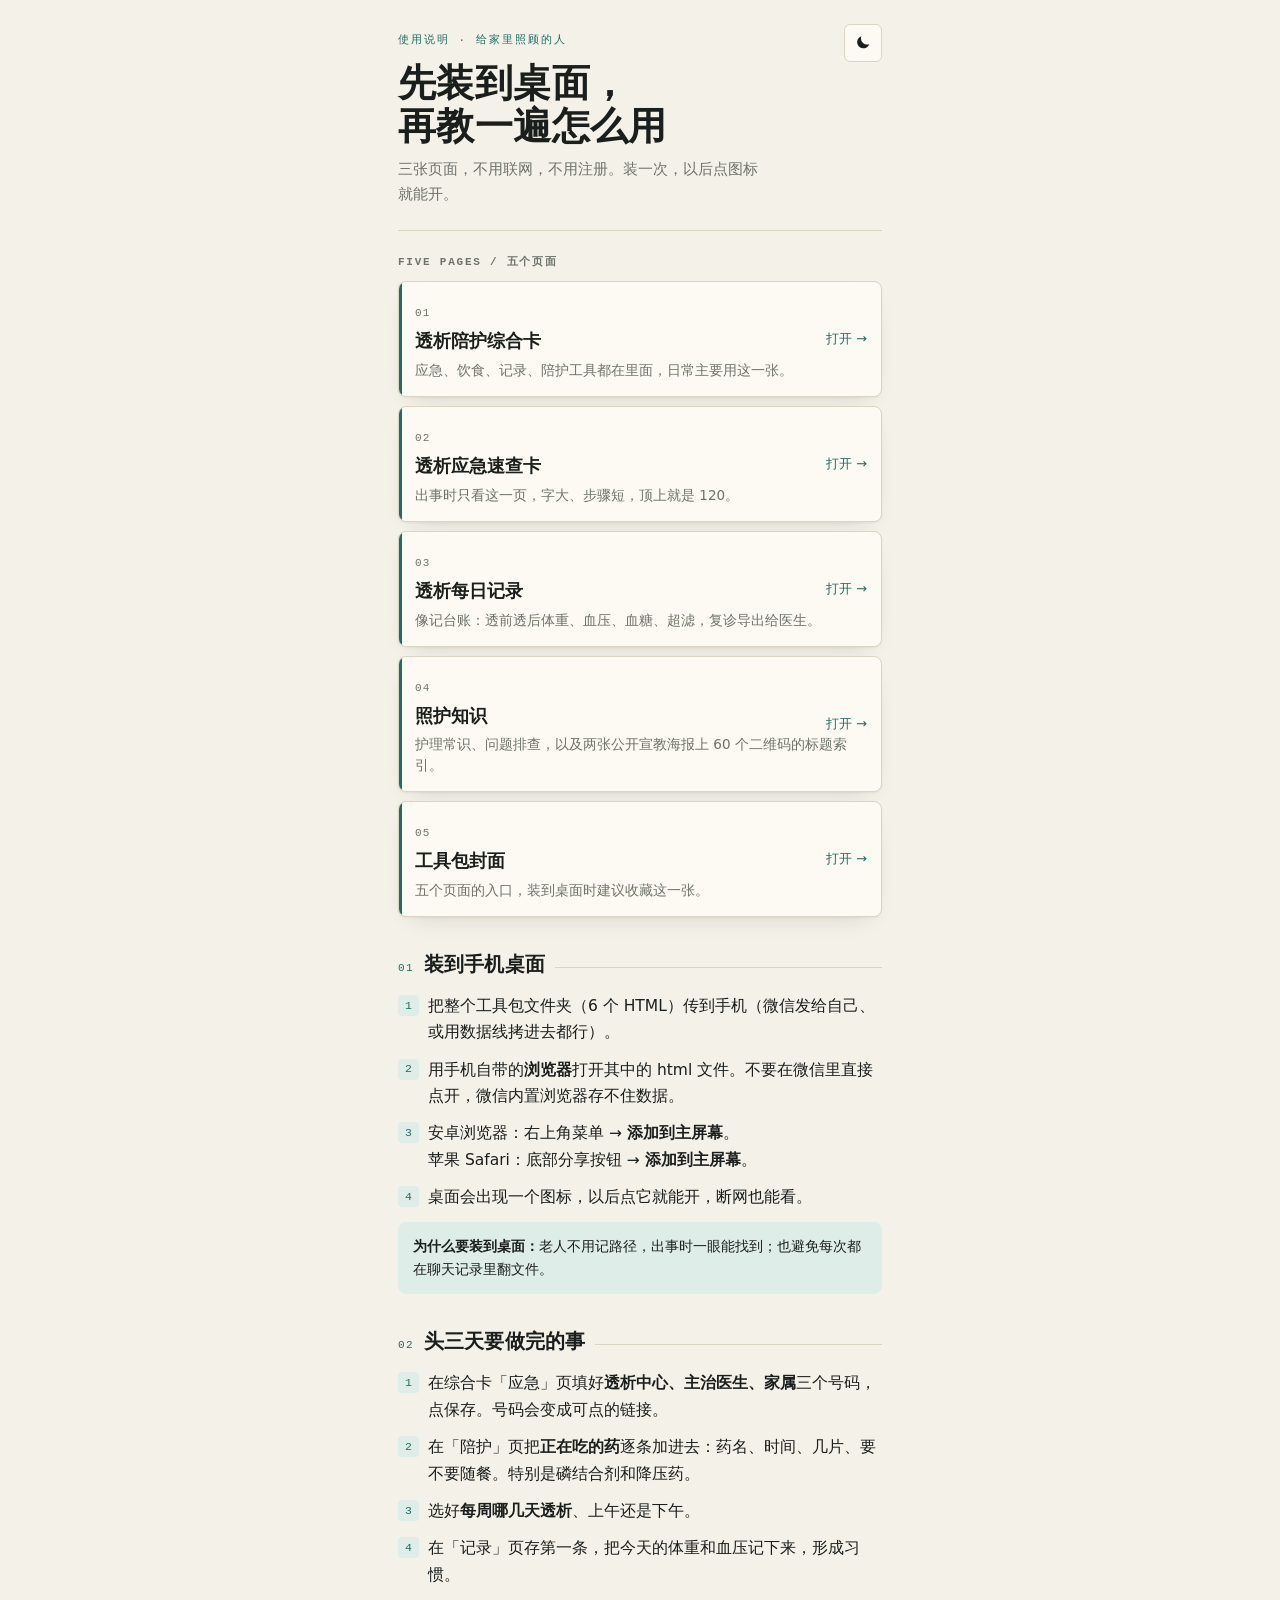
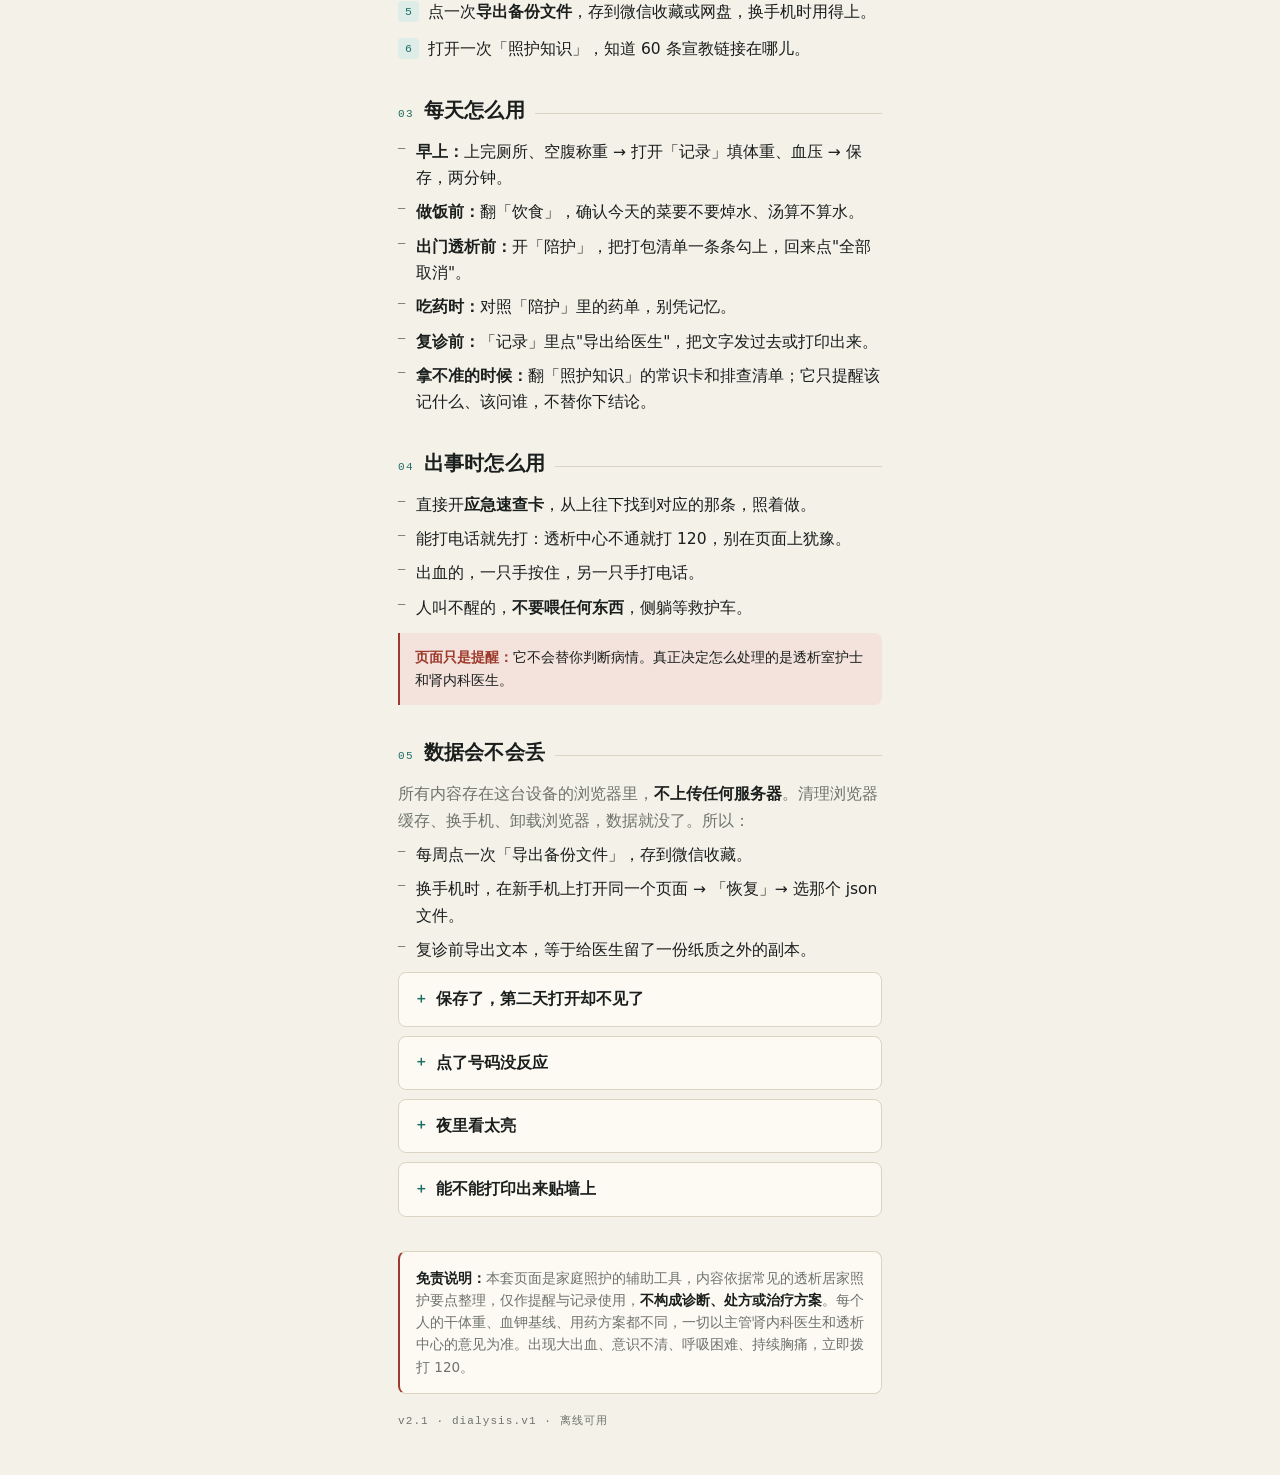
<file: guide.html>
<!DOCTYPE html>
<html lang="zh-CN">
<head>
<meta charset="UTF-8">
<meta name="viewport" content="width=device-width, initial-scale=1.0, viewport-fit=cover">
<title>透析陪护工具 · 使用说明</title>
<meta name="theme-color" content="#F4F1E9">
<link rel="icon" href="data:,">
<style>
:root{
  --canvas:#F4F1E9;--paper:#FCFAF3;--ink:#1A1E1C;--muted:#6E736B;
  --line:#DBD4C3;--accent:#1F6E63;--accent-soft:#DFEDE8;--alert:#9E3A2C;--alert-soft:#F3E3DC;
  --r-card:8px;--r-ctl:6px;--r-pill:999px;
  --f-title:"Songti SC","Source Han Serif SC","Noto Serif SC","SimSun",Georgia,serif;
  --f-body:"PingFang SC","Microsoft YaHei","Hiragino Sans GB",system-ui,sans-serif;
  --f-num:ui-monospace,"SF Mono","Consolas",monospace;
  --shadow:0 1px 2px rgba(26,30,28,.05),0 10px 24px -14px rgba(26,30,28,.2);
}
body.dark{
  --canvas:#0C1214;--paper:#141D1F;--ink:#E8E5DA;--muted:#96A19C;
  --line:#263133;--accent:#5AA99A;--accent-soft:#17302C;--alert:#D97261;--alert-soft:#2A1A17;
  --shadow:0 1px 0 rgba(255,255,255,.04) inset,0 10px 24px -14px rgba(0,0,0,.55);
}
*{box-sizing:border-box;margin:0;padding:0;-webkit-tap-highlight-color:transparent}
html{-webkit-text-size-adjust:100%}
body{background:var(--canvas);color:var(--ink);font-family:var(--f-body);font-size:16.5px;line-height:1.7;padding-bottom:44px}
.wrap{max-width:520px;margin:0 auto;padding:0 18px}

.head{padding:calc(24px + env(safe-area-inset-top)) 0 22px;border-bottom:1px solid var(--line);position:relative}
.kicker{font-family:var(--f-num);font-size:11px;letter-spacing:.18em;color:var(--accent);text-transform:uppercase}
h1{font-family:var(--f-title);font-weight:700;font-size:clamp(30px,8.6vw,38px);line-height:1.14;margin:10px 0 8px;letter-spacing:.01em}
.lede{font-size:15px;color:var(--muted);max-width:24em}
.darkbtn{
  position:absolute;right:0;top:calc(24px + env(safe-area-inset-top));
  width:38px;height:38px;display:grid;place-items:center;border:1px solid var(--line);
  background:var(--paper);color:var(--ink);border-radius:var(--r-ctl);cursor:pointer;
}
.darkbtn svg{width:18px;height:18px}

/* 三张卡入口 */
.entry{margin:22px 0 6px}
.entry h2{font-family:var(--f-num);font-size:11px;letter-spacing:.16em;color:var(--muted);text-transform:uppercase;margin-bottom:10px}
.filecard{
  display:block;text-decoration:none;color:inherit;
  background:var(--paper);border:1px solid var(--line);border-radius:var(--r-card);
  padding:15px 16px;margin-bottom:9px;box-shadow:var(--shadow);
  position:relative;overflow:hidden;
}
.filecard::before{content:"";position:absolute;left:0;top:0;bottom:0;width:3px;background:var(--accent)}
.filecard .no{font-family:var(--f-num);font-size:11px;color:var(--muted);letter-spacing:.1em}
.filecard .name{font-size:17.5px;font-weight:700;margin:2px 0 3px}
.filecard .what{font-size:13.5px;color:var(--muted);line-height:1.55}
.filecard .go{position:absolute;right:14px;top:50%;transform:translateY(-50%);font-size:13px;color:var(--accent)}

/* 章节 */
.sec{margin-top:30px}
.sec-h{display:flex;align-items:baseline;gap:10px;margin-bottom:12px}
.sec-no{font-family:var(--f-num);font-size:11px;letter-spacing:.12em;color:var(--accent)}
.sec-h h2{font-size:20px;font-weight:700;letter-spacing:.01em}
.sec-h .rule{flex:1;height:1px;background:var(--line);transform:translateY(-3px)}

.steps{list-style:none;counter-reset:s}
.steps li{
  counter-increment:s;position:relative;padding-left:30px;margin-bottom:11px;font-size:15.5px;
}
.steps li::before{
  content:counter(s);position:absolute;left:0;top:2px;width:21px;height:21px;display:grid;place-items:center;
  font-family:var(--f-num);font-size:11.5px;color:var(--accent);background:var(--accent-soft);border-radius:4px;
}
.steps li b{font-weight:600}
.plain li{font-size:15.5px;margin-bottom:8px;color:var(--ink)}
.plain{list-style:none;padding-left:0}
.plain li{position:relative;padding-left:18px}
.plain li::before{content:"—";position:absolute;left:0;color:var(--muted);font-family:var(--f-num);font-size:12px}

.note{
  background:var(--accent-soft);border-radius:var(--r-card);padding:13px 15px;font-size:14px;line-height:1.65;margin-top:12px;
}
.note b{font-weight:700}
.warn{
  background:var(--alert-soft);border-left:2px solid var(--alert);border-radius:0 var(--r-card) var(--r-card) 0;
  padding:13px 15px;font-size:14px;line-height:1.65;margin-top:12px;
}
.warn b{color:var(--alert);font-weight:700}

details{background:var(--paper);border:1px solid var(--line);border-radius:var(--r-card);padding:13px 15px;margin-top:9px}
summary{cursor:pointer;font-size:15.5px;font-weight:600;list-style:none;display:flex;align-items:center;gap:8px}
summary::-webkit-details-marker{display:none}
summary::before{content:"＋";font-family:var(--f-num);color:var(--accent);font-size:14px}
details[open] summary::before{content:"－"}
details p{font-size:14.5px;color:var(--muted);margin-top:9px;line-height:1.7}
details p b{color:var(--ink)}

.disclaim{
  margin-top:34px;padding:15px 16px;border:1px solid var(--line);border-left:2px solid var(--alert);
  border-radius:var(--r-card);font-size:13.5px;color:var(--muted);line-height:1.65;background:var(--paper);
}
.disclaim b{color:var(--ink)}
.foot{font-family:var(--f-num);font-size:11px;color:var(--muted);letter-spacing:.1em;margin-top:18px}
</style>
</head>
<body>
<div class="wrap">

  <header class="head">
    <span class="kicker">使用说明 · 给家里照顾的人</span>
    <h1>先装到桌面，<br>再教一遍怎么用</h1>
    <p class="lede">三张页面，不用联网，不用注册。装一次，以后点图标就能开。</p>
    <button class="darkbtn" id="themeBtn" aria-label="切换夜间模式">
      <svg viewBox="0 0 256 256" fill="currentColor" aria-hidden="true"><path d="M216,144A88,88,0,0,1,104,32a88,88,0,1,0,112,112Z"/></svg>
    </button>
  </header>

  <section class="entry">
    <h2>Five pages / 五个页面</h2>
    <a class="filecard" href="care-card.html">
      <span class="no">01</span>
      <div class="name">透析陪护综合卡</div>
      <div class="what">应急、饮食、记录、陪护工具都在里面，日常主要用这一张。</div>
      <span class="go">打开 →</span>
    </a>
    <a class="filecard" href="emergency.html">
      <span class="no">02</span>
      <div class="name">透析应急速查卡</div>
      <div class="what">出事时只看这一页，字大、步骤短，顶上就是 120。</div>
      <span class="go">打开 →</span>
    </a>
    <a class="filecard" href="daily-log.html">
      <span class="no">03</span>
      <div class="name">透析每日记录</div>
      <div class="what">像记台账：透前透后体重、血压、血糖、超滤，复诊导出给医生。</div>
      <span class="go">打开 →</span>
    </a>
    <a class="filecard" href="knowledge.html">
      <span class="no">04</span>
      <div class="name">照护知识</div>
      <div class="what">护理常识、问题排查，以及两张公开宣教海报上 60 个二维码的标题索引。</div>
      <span class="go">打开 →</span>
    </a>
    <a class="filecard" href="index.html">
      <span class="no">05</span>
      <div class="name">工具包封面</div>
      <div class="what">五个页面的入口，装到桌面时建议收藏这一张。</div>
      <span class="go">打开 →</span>
    </a>
  </section>

  <section class="sec">
    <div class="sec-h"><span class="sec-no">01</span><h2>装到手机桌面</h2><span class="rule"></span></div>
    <ol class="steps">
      <li>把整个工具包文件夹（6 个 HTML）传到手机（微信发给自己、或用数据线拷进去都行）。</li>
      <li>用手机自带的<b>浏览器</b>打开其中的 html 文件。不要在微信里直接点开，微信内置浏览器存不住数据。</li>
      <li>安卓浏览器：右上角菜单 → <b>添加到主屏幕</b>。<br>苹果 Safari：底部分享按钮 → <b>添加到主屏幕</b>。</li>
      <li>桌面会出现一个图标，以后点它就能开，断网也能看。</li>
    </ol>
    <div class="note"><b>为什么要装到桌面：</b>老人不用记路径，出事时一眼能找到；也避免每次都在聊天记录里翻文件。</div>
  </section>

  <section class="sec">
    <div class="sec-h"><span class="sec-no">02</span><h2>头三天要做完的事</h2><span class="rule"></span></div>
    <ol class="steps">
      <li>在综合卡「应急」页填好<b>透析中心、主治医生、家属</b>三个号码，点保存。号码会变成可点的链接。</li>
      <li>在「陪护」页把<b>正在吃的药</b>逐条加进去：药名、时间、几片、要不要随餐。特别是磷结合剂和降压药。</li>
      <li>选好<b>每周哪几天透析</b>、上午还是下午。</li>
      <li>在「记录」页存第一条，把今天的体重和血压记下来，形成习惯。</li>
      <li>点一次<b>导出备份文件</b>，存到微信收藏或网盘，换手机时用得上。</li>
      <li>打开一次「照护知识」，知道 60 条宣教链接在哪儿。</li>
    </ol>
  </section>

  <section class="sec">
    <div class="sec-h"><span class="sec-no">03</span><h2>每天怎么用</h2><span class="rule"></span></div>
    <ul class="plain">
      <li><b>早上：</b>上完厕所、空腹称重 → 打开「记录」填体重、血压 → 保存，两分钟。</li>
      <li><b>做饭前：</b>翻「饮食」，确认今天的菜要不要焯水、汤算不算水。</li>
      <li><b>出门透析前：</b>开「陪护」，把打包清单一条条勾上，回来点"全部取消"。</li>
      <li><b>吃药时：</b>对照「陪护」里的药单，别凭记忆。</li>
      <li><b>复诊前：</b>「记录」里点"导出给医生"，把文字发过去或打印出来。</li>
      <li><b>拿不准的时候：</b>翻「照护知识」的常识卡和排查清单；它只提醒该记什么、该问谁，不替你下结论。</li>
    </ul>
  </section>

  <section class="sec">
    <div class="sec-h"><span class="sec-no">04</span><h2>出事时怎么用</h2><span class="rule"></span></div>
    <ul class="plain">
      <li>直接开<b>应急速查卡</b>，从上往下找到对应的那条，照着做。</li>
      <li>能打电话就先打：透析中心不通就打 120，别在页面上犹豫。</li>
      <li>出血的，一只手按住，另一只手打电话。</li>
      <li>人叫不醒的，<b>不要喂任何东西</b>，侧躺等救护车。</li>
    </ul>
    <div class="warn"><b>页面只是提醒：</b>它不会替你判断病情。真正决定怎么处理的是透析室护士和肾内科医生。</div>
  </section>

  <section class="sec">
    <div class="sec-h"><span class="sec-no">05</span><h2>数据会不会丢</h2><span class="rule"></span></div>
    <p style="font-size:15.5px;color:var(--muted)">所有内容存在这台设备的浏览器里，<b style="color:var(--ink)">不上传任何服务器</b>。清理浏览器缓存、换手机、卸载浏览器，数据就没了。所以：</p>
    <ul class="plain" style="margin-top:8px">
      <li>每周点一次「导出备份文件」，存到微信收藏。</li>
      <li>换手机时，在新手机上打开同一个页面 → 「恢复」→ 选那个 json 文件。</li>
      <li>复诊前导出文本，等于给医生留了一份纸质之外的副本。</li>
    </ul>

    <details>
      <summary>保存了，第二天打开却不见了</summary>
      <p>多半是<b>微信里直接打开的</b>，或者浏览器关了"本地存储"。请改用手机自带浏览器（Safari / Chrome / 华为浏览器），并添加到主屏幕后再用。</p>
    </details>
    <details>
      <summary>点了号码没反应</summary>
      <p>号码没填，或者是空链接。回到综合卡「应急」页的"填写 / 修改号码"，填完点保存。填好后号码会变成青绿色，可以直接点。</p>
    </details>
    <details>
      <summary>夜里看太亮</summary>
      <p>右上角的月亮按钮切换夜间模式，会记住选择。应急速查卡本身是深色的，夜里不刺眼。</p>
    </details>
    <details>
      <summary>能不能打印出来贴墙上</summary>
      <p>可以。用电脑浏览器打开应急卡或记录页，按 Ctrl+P 打印。记录页已经做了打印样式，按钮和工具栏不会印出来。</p>
    </details>
  </section>

  <div class="disclaim">
    <b>免责说明：</b>本套页面是家庭照护的辅助工具，内容依据常见的透析居家照护要点整理，仅作提醒与记录使用，<b>不构成诊断、处方或治疗方案</b>。每个人的干体重、血钾基线、用药方案都不同，一切以主管肾内科医生和透析中心的意见为准。出现大出血、意识不清、呼吸困难、持续胸痛，立即拨打 120。
  </div>

  <p class="foot">v2.1 · dialysis.v1 · 离线可用</p>
</div>

<script>
(function(){
  var KEY = "dialysis.v1";
  var btn = document.getElementById("themeBtn");
  function applyTheme(dark){ document.body.classList.toggle("dark", dark); }
  var dark = false;
  try{
    var raw = localStorage.getItem(KEY);
    if(raw){ var s = JSON.parse(raw); dark = s.theme === "dark"; }
  }catch(e){}
  applyTheme(dark);
  btn.addEventListener("click", function(){
    dark = !document.body.classList.contains("dark");
    applyTheme(dark);
    try{
      var raw = localStorage.getItem(KEY);
      var s = raw ? JSON.parse(raw) : {};
      s.theme = dark ? "dark" : "light";
      localStorage.setItem(KEY, JSON.stringify(s));
    }catch(e){}
  });
})();
</script>
</body>
</html>
</file>
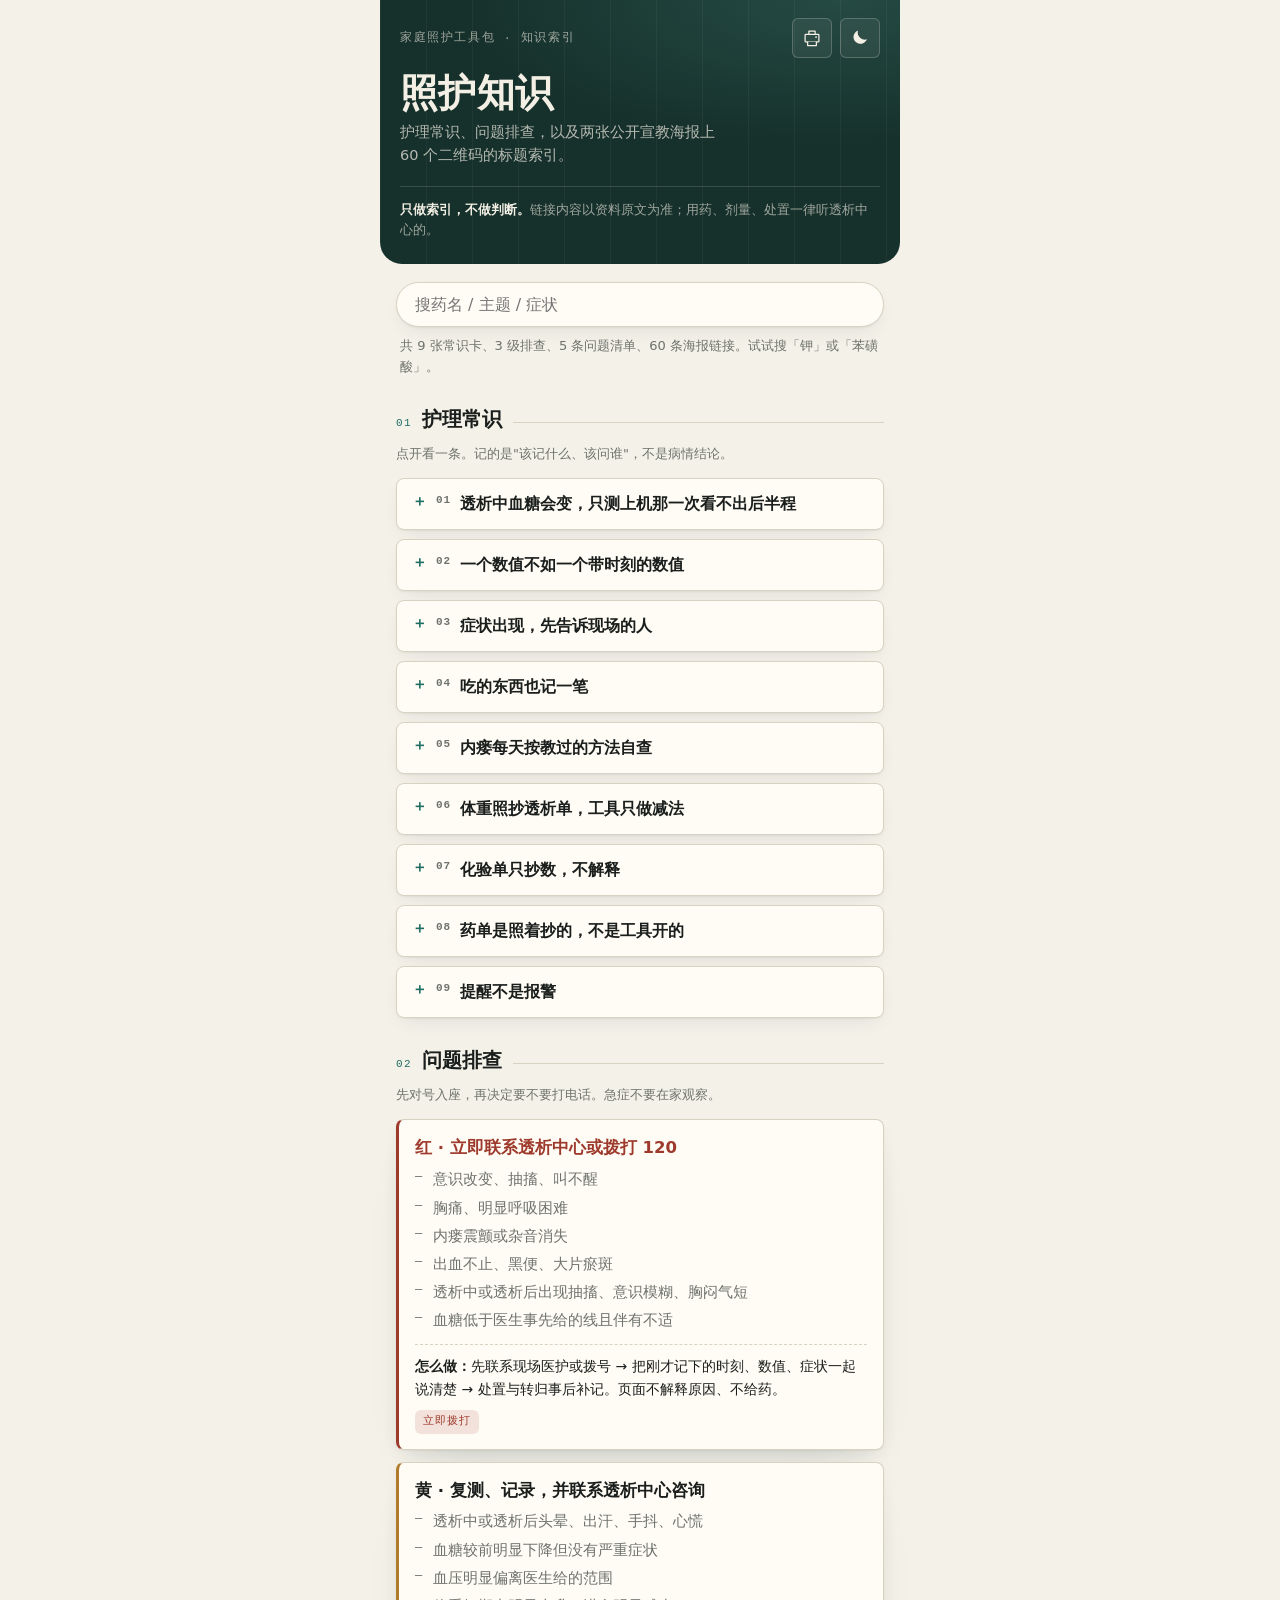
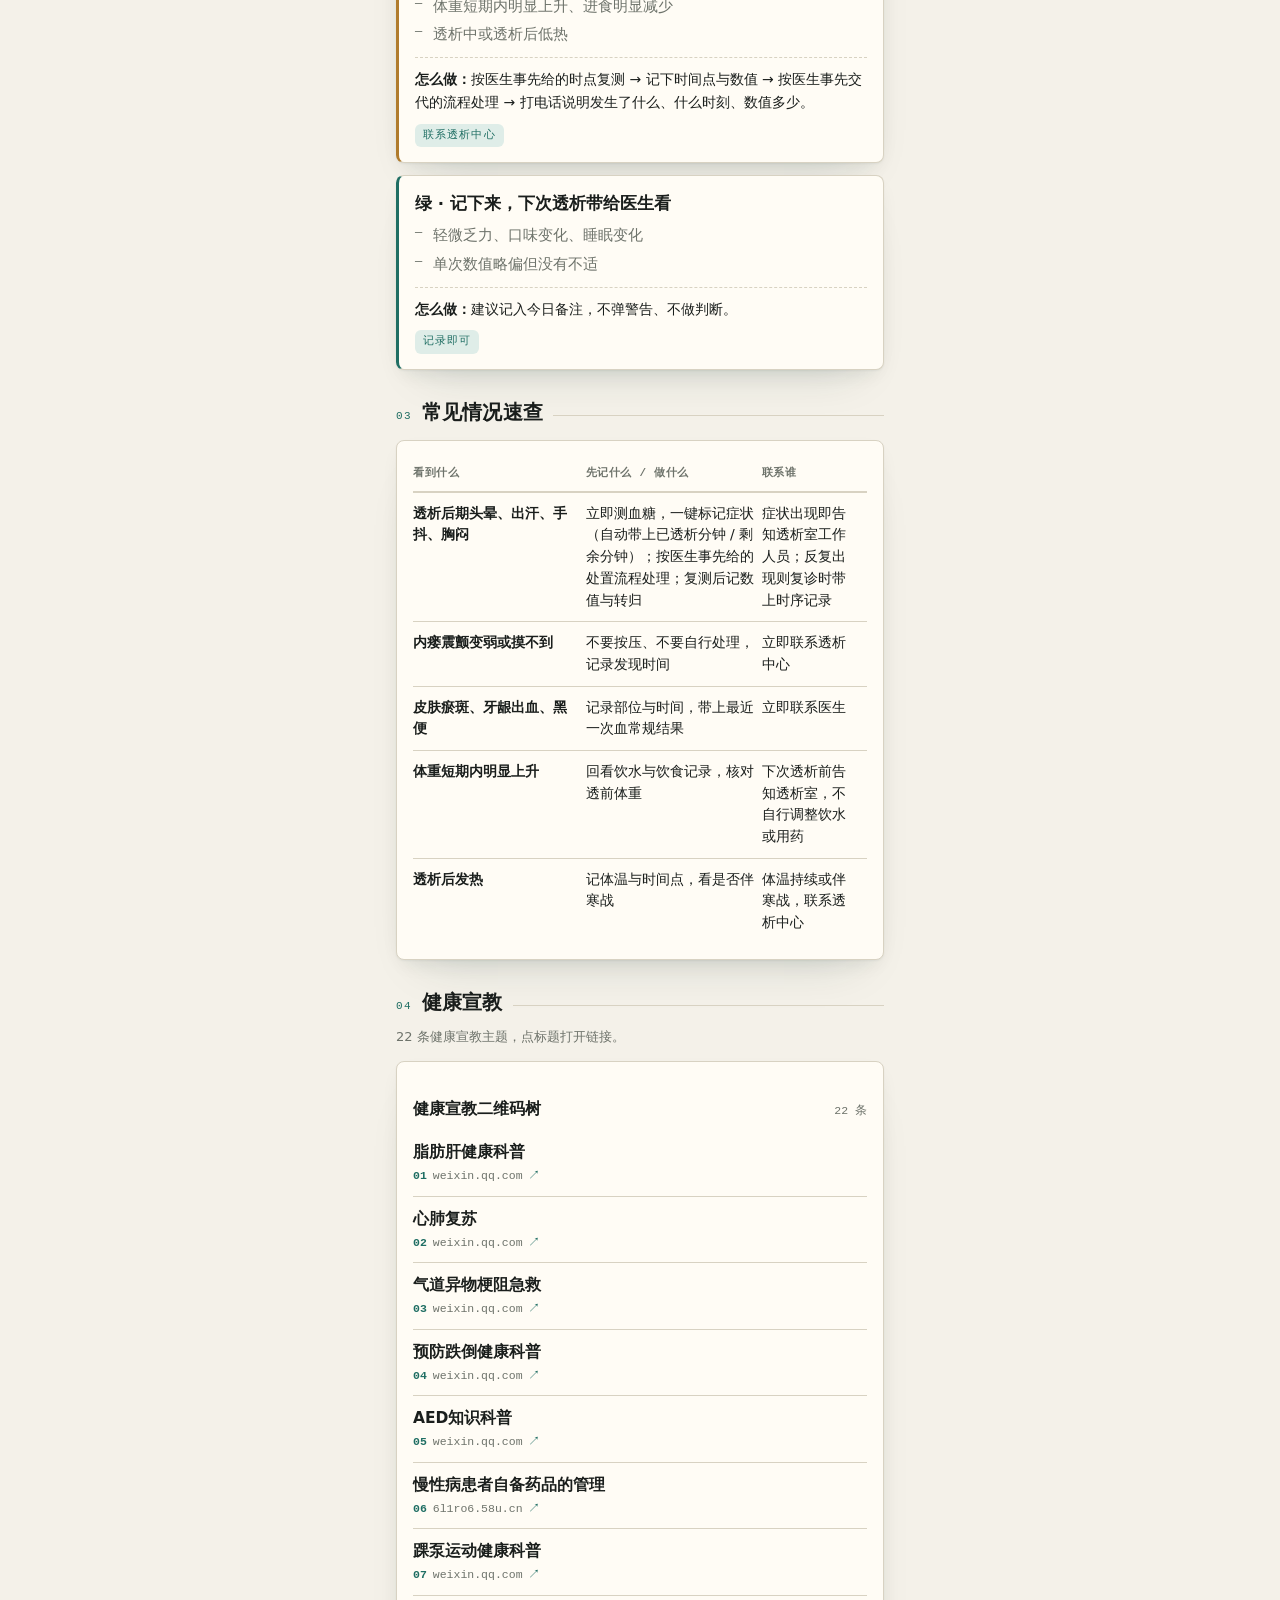
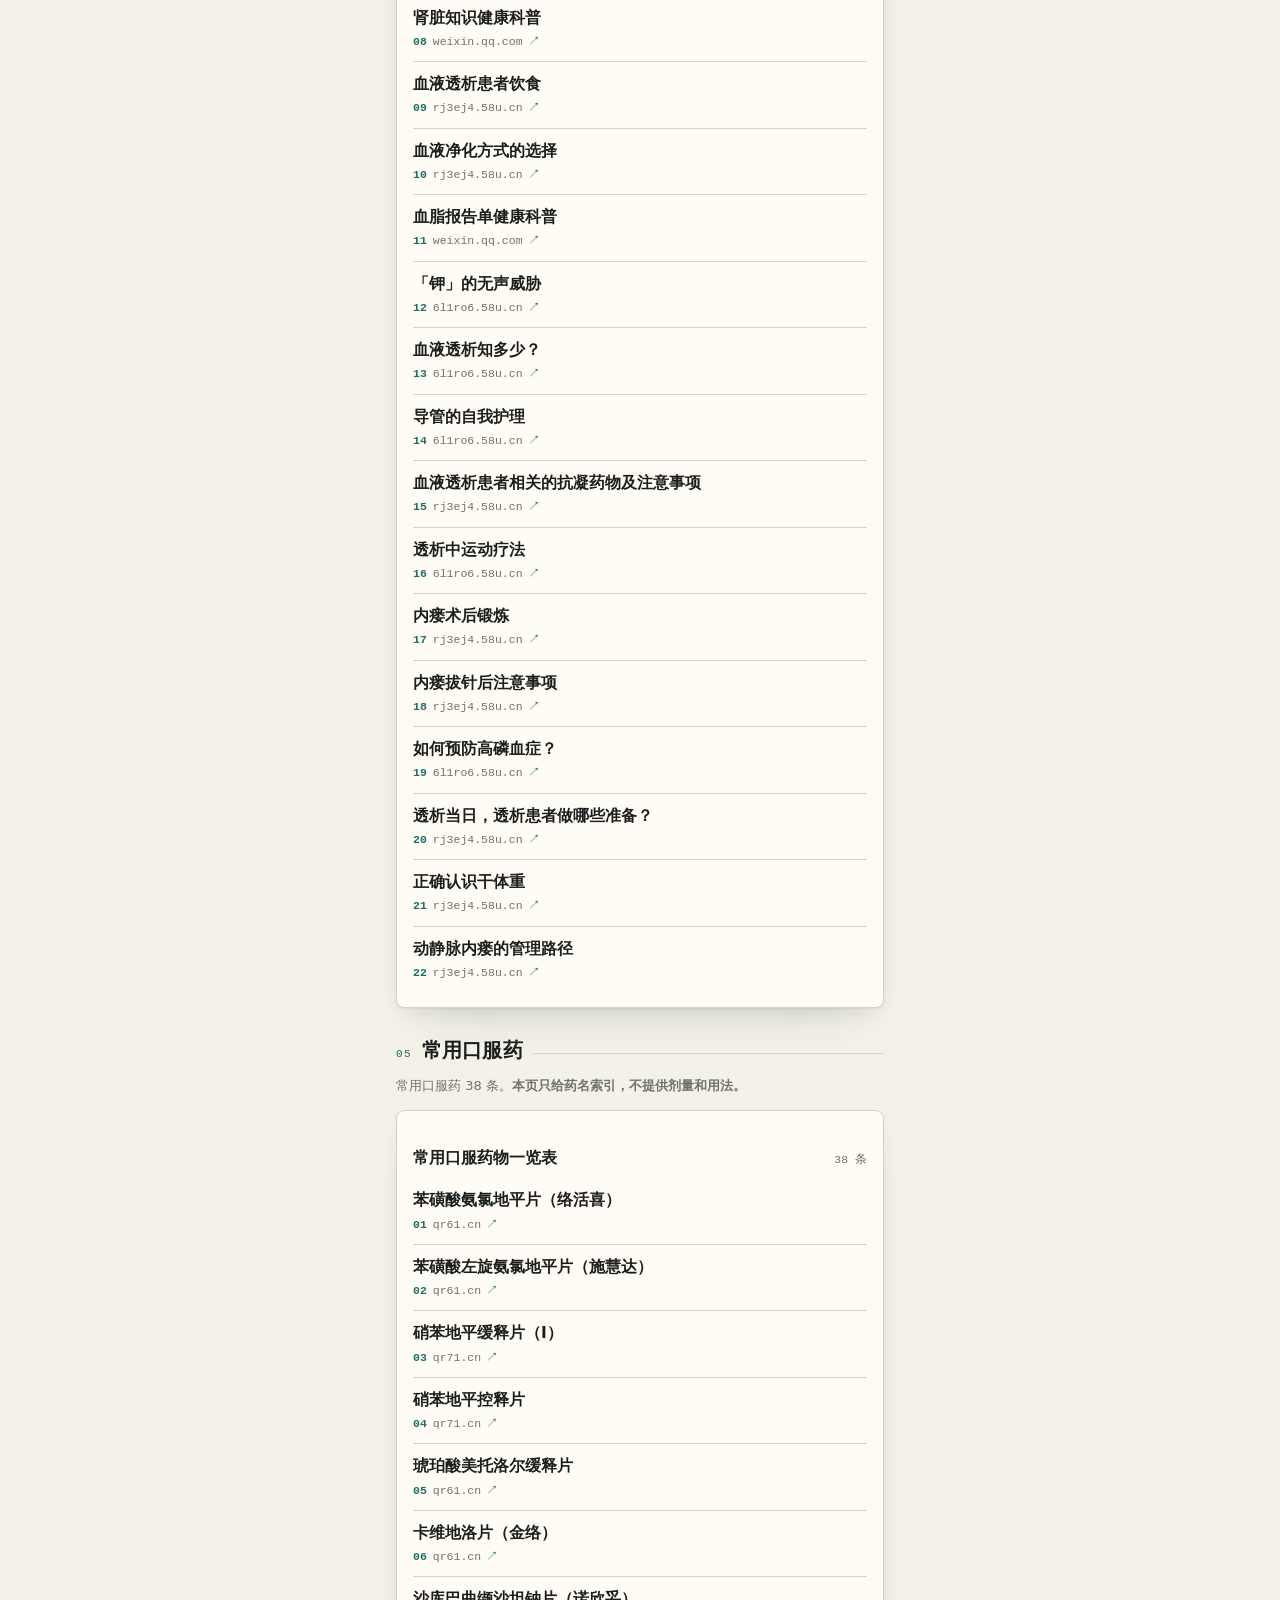
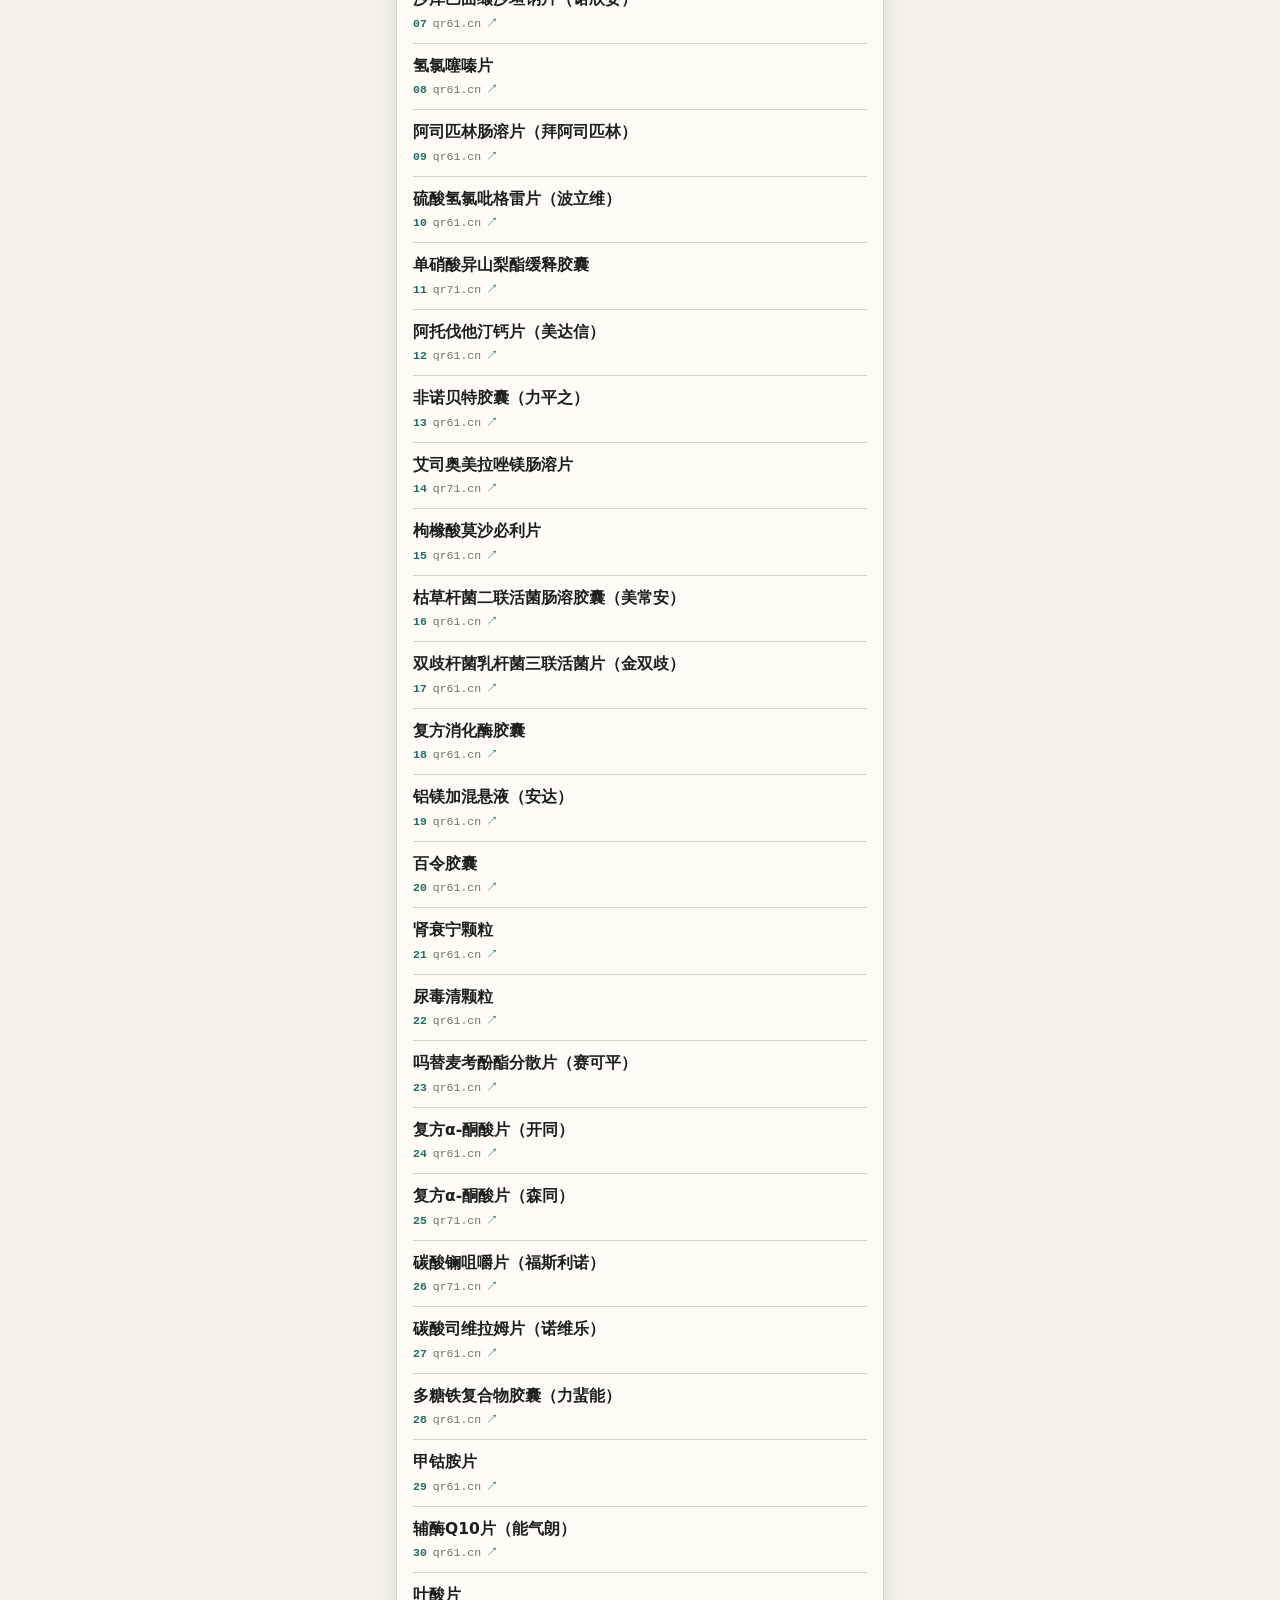
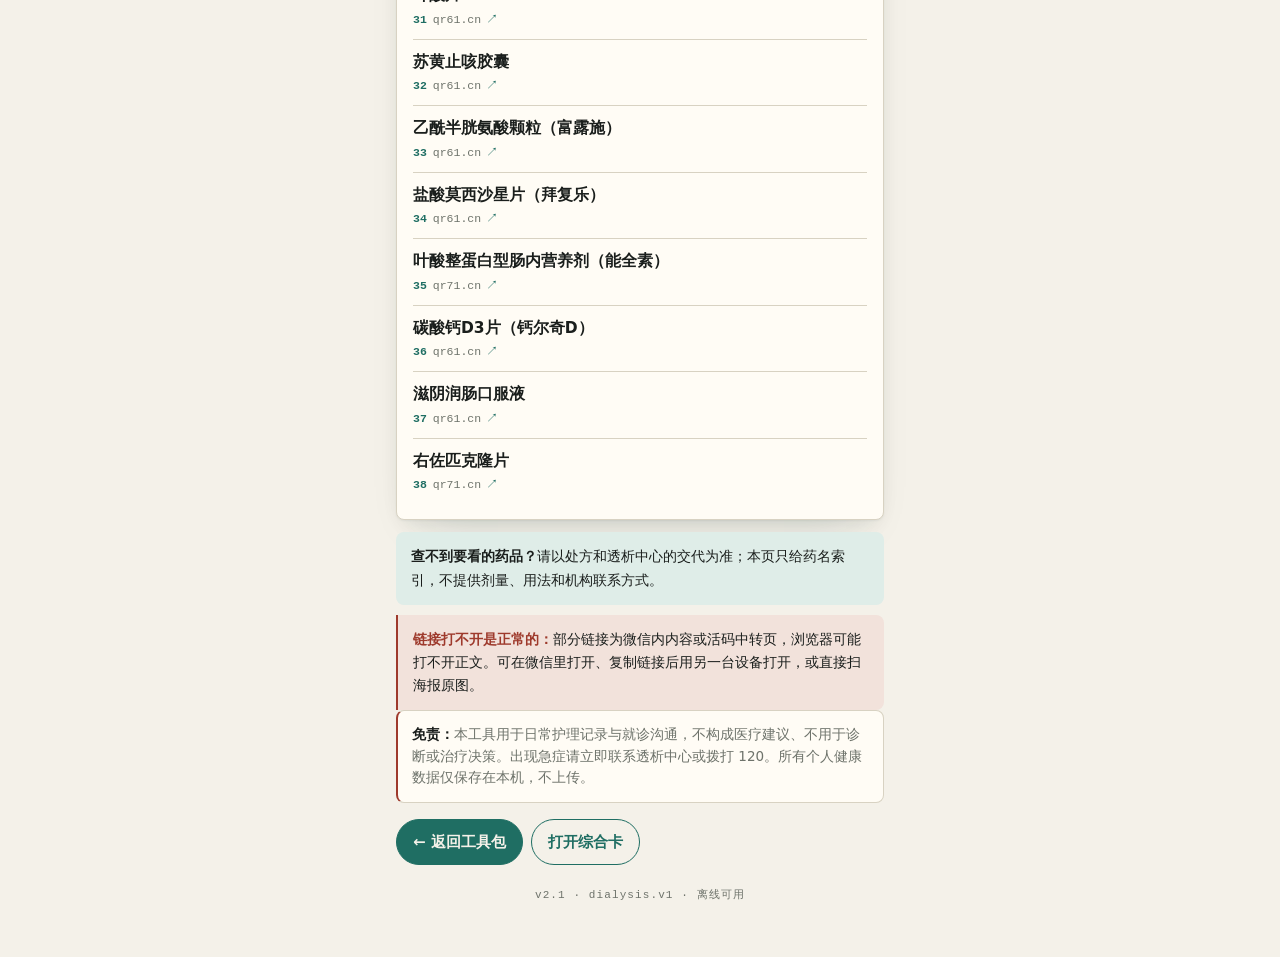
<file: knowledge.html>
<!DOCTYPE html>
<html lang="zh-CN">
<head>
<meta charset="UTF-8">
<meta name="viewport" content="width=device-width, initial-scale=1.0, viewport-fit=cover">
<title>透析照护知识 · 宣教与用药索引</title>
<meta name="theme-color" content="#16302B">
<link rel="icon" href="data:,">
<style>
/* 与综合卡同一套设计变量：暖纸底 + 生理盐水青 + 碘伏砖红 */
:root{
  --canvas:#F4F1E9;--canvas-2:#EAE5D7;--surface:#FFFCF5;--surface-2:#F8F3E7;
  --world:#16302B;--accent:#1F6E63;--accent-soft:#DFEDE8;
  --ink:#1A1E1C;--muted:#6E736B;--line:#D8D2C2;--alert:#9E3A2C;--alert-soft:#F2E2DB;
  --r-shell:22px;--r-card:8px;--r-ctl:6px;--r-pill:999px;
  --shadow-card:0 1px 2px rgba(22,48,43,.05),0 8px 20px -8px rgba(22,48,43,.12),0 26px 48px -28px rgba(22,48,43,.18);
  --f-display:"Songti SC","Source Han Serif SC","Noto Serif SC","SimSun",Georgia,serif;
  --f-body:"PingFang SC","Microsoft YaHei","Hiragino Sans GB",system-ui,-apple-system,sans-serif;
  --f-num:ui-monospace,"SF Mono","Consolas","Roboto Mono",monospace;
}
body.dark{
  color-scheme:dark;
  --canvas:#0C1214;--canvas-2:#080D0F;--surface:#141D1F;--surface-2:#182225;
  --world:#091614;--accent:#5AA99A;--accent-soft:#17302C;
  --ink:#E8E5DA;--muted:#94A09B;--line:#263133;--alert:#D97261;--alert-soft:#2A1A17;
  --shadow-card:0 1px 0 rgba(255,255,255,.04) inset,0 8px 22px -10px rgba(0,0,0,.5);
}
*{box-sizing:border-box;margin:0;padding:0;-webkit-tap-highlight-color:transparent}
html{-webkit-text-size-adjust:100%}
body{background:var(--canvas);color:var(--ink);font-family:var(--f-body);font-size:17px;line-height:1.62;padding-bottom:44px;transition:background-color .25s ease,color .25s ease}
@media (prefers-reduced-motion:reduce){*{transition:none!important;animation:none!important}}
.shell{max-width:520px;margin:0 auto;min-height:100vh;background:var(--canvas)}

.hero{
  position:relative;
  background:
    repeating-linear-gradient(90deg,rgba(255,255,255,.045) 0 1px,transparent 1px 46px),
    radial-gradient(120% 90% at 88% 0%,rgba(90,169,154,.22) 0%,transparent 62%),
    var(--world);
  color:#F3EFE4;padding:calc(18px + env(safe-area-inset-top)) 20px 24px;
  border-radius:0 0 var(--r-shell) var(--r-shell);overflow:hidden;
}
.hero-bar{display:flex;justify-content:space-between;align-items:center;gap:12px}
.mark{font-size:11.5px;letter-spacing:.14em;text-transform:uppercase;color:rgba(243,239,228,.62);font-family:var(--f-num)}
.hero-tools{display:flex;gap:8px;align-items:center}
.iconbtn{
  width:40px;height:40px;flex:0 0 40px;display:grid;place-items:center;
  border:1px solid rgba(243,239,228,.22);border-radius:var(--r-ctl);
  background:rgba(243,239,228,.06);color:#F3EFE4;cursor:pointer;text-decoration:none;
}
.iconbtn svg{width:20px;height:20px}
.hero h1{font-family:var(--f-display);font-weight:700;font-size:clamp(30px,8.4vw,38px);line-height:1.12;letter-spacing:.01em;margin:14px 0 6px}
.hero-sub{font-size:14.5px;color:rgba(243,239,228,.72);max-width:22em}
.hero-foot{margin-top:18px;border-top:1px solid rgba(243,239,228,.16);padding-top:13px;font-size:12.5px;line-height:1.6;color:rgba(243,239,228,.62)}
.hero-foot b{color:#F3EFE4}

main{padding:0 16px 8px}
.sec-head{display:flex;align-items:baseline;gap:10px;margin:26px 0 12px}
.sec-num{font-family:var(--f-num);font-size:11px;letter-spacing:.12em;color:var(--accent)}
.sec-title{font-size:20px;font-weight:700;letter-spacing:.01em}
.sec-rule{flex:1;height:1px;background:var(--line);transform:translateY(-3px)}
.sec-note{font-size:13px;color:var(--muted);margin:-4px 0 14px}

.card{background:var(--surface);border:1px solid var(--line);border-radius:var(--r-card);padding:16px 16px 15px;margin-bottom:12px;box-shadow:var(--shadow-card)}
.card-head{display:flex;align-items:center;justify-content:space-between;gap:10px;margin-bottom:10px}
.card-title{font-size:17.5px;font-weight:700;letter-spacing:.01em}
.meta{font-family:var(--f-num);font-size:11px;letter-spacing:.1em;color:var(--muted);text-transform:uppercase}

/* 搜索 */
.search{position:relative;margin-top:18px}
.search input{
  width:100%;font-family:var(--f-body);font-size:16px;color:var(--ink);
  background:var(--surface);border:1px solid var(--line);border-radius:var(--r-pill);
  padding:12px 42px 12px 18px;box-shadow:var(--shadow-card);
}
.search input:focus{outline:2px solid var(--accent);outline-offset:1px;border-color:transparent}
.search .clr{
  position:absolute;right:6px;top:50%;transform:translateY(-50%);
  width:36px;height:36px;display:none;place-items:center;border:0;background:transparent;
  color:var(--muted);font-size:19px;cursor:pointer;border-radius:var(--r-pill);
}
.search .clr.on{display:grid}
.search-echo{font-size:13px;color:var(--muted);margin-top:8px;padding-left:4px}

/* 折叠式常识卡 */
details.fold{background:var(--surface);border:1px solid var(--line);border-radius:var(--r-card);padding:13px 15px;margin-bottom:9px;box-shadow:var(--shadow-card)}
details.fold summary{cursor:pointer;font-size:16px;font-weight:600;list-style:none;display:flex;align-items:flex-start;gap:9px;line-height:1.5}
details.fold summary::-webkit-details-marker{display:none}
details.fold summary::before{content:"＋";font-family:var(--f-num);color:var(--accent);font-size:15px;flex:0 0 auto}
details.fold[open] summary::before{content:"－"}
details.fold .body{font-size:14.5px;color:var(--muted);margin-top:10px;line-height:1.7;padding-left:24px}
details.fold .ask{margin-top:9px;padding-left:24px;font-size:13.5px;color:var(--accent);line-height:1.6}
details.fold .ask b{font-weight:700}
.idx{font-family:var(--f-num);font-size:11px;color:var(--muted);letter-spacing:.08em}

/* 三级排查 */
.lv{border-left:3px solid var(--line)}
.lv.red{border-left-color:var(--alert)}
.lv.amber{border-left-color:#B07B2C}
.lv.green{border-left-color:var(--accent)}
.lv .card-head{margin-bottom:8px}
.lv h3{font-size:16.5px;font-weight:700;line-height:1.45}
.lv.red h3{color:var(--alert)}
.lv ul{list-style:none;padding-left:0}
.lv li{position:relative;padding-left:18px;font-size:14.5px;color:var(--muted);margin:5px 0;line-height:1.6}
.lv li::before{content:"—";position:absolute;left:0;color:var(--muted);font-family:var(--f-num);font-size:12px}
.lv .step{margin-top:11px;padding-top:10px;border-top:1px dashed var(--line);font-size:14px;line-height:1.65}
.lv .step b{color:var(--ink)}
.calltag{display:inline-block;font-family:var(--f-num);font-size:11px;letter-spacing:.1em;padding:3px 8px;border-radius:var(--r-ctl);background:var(--accent-soft);color:var(--accent);margin-top:9px}
.lv.red .calltag{background:var(--alert-soft);color:var(--alert)}

/* 排查清单表格 */
.chk{width:100%;border-collapse:collapse;font-size:14px}
.chk th{font-family:var(--f-num);font-size:11px;letter-spacing:.06em;color:var(--muted);text-align:left;padding:8px 8px 8px 0;border-bottom:2px solid var(--line);font-weight:600}
.chk td{padding:10px 8px 10px 0;border-bottom:1px solid var(--line);vertical-align:top;line-height:1.55}
.chk tr:last-child td{border-bottom:0}
.chk td:first-child{font-weight:600;width:38%}

/* 链接列表 */
.linklist{list-style:none}
.linklist li{border-top:1px solid var(--line)}
.linklist li:first-child{border-top:0}
.lnk{display:block;text-decoration:none;color:inherit;padding:11px 0;min-height:48px}
.lnk .lt{font-size:15.5px;font-weight:600;line-height:1.5;color:var(--ink)}
.lnk .lm{font-family:var(--f-num);font-size:11.5px;color:var(--muted);margin-top:3px;word-break:break-all;line-height:1.5}
.lnk .lm .no{color:var(--accent);font-weight:600;margin-right:6px}
.lnk .lm .go{color:var(--accent);margin-left:5px}
.lnk:hover .lt,.lnk:focus-visible .lt{color:var(--accent)}
.lnk:focus-visible{outline:2px solid var(--accent);outline-offset:2px;border-radius:var(--r-ctl)}
.empty{font-size:14px;color:var(--muted);padding:16px 0;text-align:center}
.group{display:flex;align-items:baseline;justify-content:space-between;gap:10px;margin:18px 0 8px}
.group h3{font-size:16px;font-weight:700}
.group .cnt{font-family:var(--f-num);font-size:11.5px;color:var(--muted)}

.note{background:var(--accent-soft);border-radius:var(--r-card);padding:13px 15px;font-size:14px;line-height:1.65}
.note b{font-weight:700}
.warn{background:var(--alert-soft);border-left:2px solid var(--alert);border-radius:0 var(--r-card) var(--r-card) 0;padding:13px 15px;font-size:14px;line-height:1.65}
.warn b{color:var(--alert);font-weight:700}
.disclaim{border:1px solid var(--line);border-left:2px solid var(--alert);border-radius:var(--r-card);padding:13px 14px;font-size:13.5px;line-height:1.6;color:var(--muted);background:var(--surface)}
.disclaim b{color:var(--ink)}
.foot{font-family:var(--f-num);font-size:11px;letter-spacing:.1em;color:var(--muted);margin-top:22px;text-align:center}
.backline{display:flex;gap:8px;flex-wrap:wrap;margin-top:16px}
.backline a{
  display:inline-flex;align-items:center;justify-content:center;min-height:44px;padding:10px 16px;
  border-radius:var(--r-pill);border:1px solid var(--accent);background:var(--accent);
  color:#F4F1E9;text-decoration:none;font-size:15px;font-weight:600;
}
.backline a.ghost{background:transparent;color:var(--accent)}
.toast{position:fixed;left:50%;transform:translateX(-50%) translateY(10px);bottom:26px;background:var(--world);color:#F3EFE4;font-size:14px;padding:10px 16px;border-radius:var(--r-pill);opacity:0;pointer-events:none;transition:opacity .22s,transform .22s;z-index:60}
.toast.on{opacity:1;transform:translateX(-50%) translateY(0)}

@media print{
  html{background:#fff!important}
  body{background:#fff!important;color:#000!important;padding:0}
  .shell{max-width:none;background:#fff!important}
  .hero{background:#fff!important;color:#000;border-radius:0;border-bottom:2px solid #000;padding:12px 0}
  .hero h1,.hero-sub,.hero-foot,.hero-foot b,.mark{color:#000!important}
  .iconbtn,.search,.toast,.backline{display:none!important}
  .card,details.fold{box-shadow:none;border:1px solid #999;break-inside:avoid}
  details.fold .body,details.fold .ask{display:block!important}
  .lnk .lm{color:#333}
  .sec-head{margin:16px 0 8px}
}
</style>
</head>
<body>
<div class="shell">

  <header class="hero">
    <div class="hero-bar">
      <span class="mark">家庭照护工具包 · 知识索引</span>
      <div class="hero-tools">
        <button class="iconbtn" id="printBtn" aria-label="打印本页" title="打印本页">
          <svg viewBox="0 0 256 256" fill="currentColor" aria-hidden="true"><path d="M208,72H176V40a8,8,0,0,0-8-8H88a8,8,0,0,0-8,8V72H48A16,16,0,0,0,32,88v80a16,16,0,0,0,16,16H64v40a8,8,0,0,0,8,8H184a8,8,0,0,0,8-8V184h16a16,16,0,0,0,16-16V88A16,16,0,0,0,208,72ZM96,48h64V72H96ZM176,216H80V176h96Zm32-48H48V88H208v80Zm-16-52a12,12,0,1,1-12-12A12,12,0,0,1,192,116Z"/></svg>
        </button>
        <button class="iconbtn" id="themeBtn" aria-label="切换夜间模式" title="切换夜间模式">
          <svg viewBox="0 0 256 256" fill="currentColor" aria-hidden="true"><path d="M216,144A88,88,0,0,1,104,32a88,88,0,1,0,112,112Z"/></svg>
        </button>
      </div>
    </div>
    <h1>照护知识</h1>
    <p class="hero-sub">护理常识、问题排查，以及两张公开宣教海报上 60 个二维码的标题索引。</p>
    <div class="hero-foot"><b>只做索引，不做判断。</b>链接内容以资料原文为准；用药、剂量、处置一律听透析中心的。</div>
  </header>

  <main>

    <div class="search">
      <input id="q" type="search" placeholder="搜药名 / 主题 / 症状" aria-label="搜索知识内容" autocomplete="off">
      <button class="clr" id="clr" aria-label="清空搜索">×</button>
    </div>
    <p class="search-echo" id="echo">共 9 张常识卡、3 级排查、5 条问题清单、60 条海报链接。试试搜「钾」或「苯磺酸」。</p>

    <!-- ========== 01 常识卡 ========== -->
    <section data-sec="cards">
      <div class="sec-head"><span class="sec-num">01</span><span class="sec-title">护理常识</span><span class="sec-rule"></span></div>
      <p class="sec-note">点开看一条。记的是"该记什么、该问谁"，不是病情结论。</p>
      <div id="cards"><details class="fold" data-s="透析中血糖会变，只测上机那一次看不出后半程 透析过程中血糖可能发生变化，不同阶段不一样。把上机、透析中、透析末期、下机、透析后的数值各自记下来，医生才看得出是哪一段在变。 该在哪些时点测、要不要加测，请让透析中心写下来。">
  <summary><span class="idx">01</span><span>透析中血糖会变，只测上机那一次看不出后半程</span></summary>
  <p class="body">透析过程中血糖可能发生变化，不同阶段不一样。把上机、透析中、透析末期、下机、透析后的数值各自记下来，医生才看得出是哪一段在变。</p>
  <p class="ask"><b>该问医生：</b>该在哪些时点测、要不要加测，请让透析中心写下来。</p>
</details>
<details class="fold" data-s="一个数值不如一个带时刻的数值 记血糖时顺手带上「已透析几分钟 / 还剩几分钟」、当时有没有不舒服、有没有刚吃过东西。三次这样记下来，比三十个孤零零的数字有用。 复诊时把这张按分钟排的时间轴打印出来带给医生。">
  <summary><span class="idx">02</span><span>一个数值不如一个带时刻的数值</span></summary>
  <p class="body">记血糖时顺手带上「已透析几分钟 / 还剩几分钟」、当时有没有不舒服、有没有刚吃过东西。三次这样记下来，比三十个孤零零的数字有用。</p>
  <p class="ask"><b>该问医生：</b>复诊时把这张按分钟排的时间轴打印出来带给医生。</p>
</details>
<details class="fold" data-s="症状出现，先告诉现场的人 出汗、手抖、心慌、头晕、胸闷、气短、意识模糊、抽搐，出现就先告知透析室工作人员，不要先翻手机查资料。工具里也是这个顺序：第一个按钮是联系，第二个才是记录。 事后把发生时刻、当时数值、怎么处理、后来怎样补齐。">
  <summary><span class="idx">03</span><span>症状出现，先告诉现场的人</span></summary>
  <p class="body">出汗、手抖、心慌、头晕、胸闷、气短、意识模糊、抽搐，出现就先告知透析室工作人员，不要先翻手机查资料。工具里也是这个顺序：第一个按钮是联系，第二个才是记录。</p>
  <p class="ask"><b>该问医生：</b>事后把发生时刻、当时数值、怎么处理、后来怎样补齐。</p>
</details>
<details class="fold" data-s="吃的东西也记一笔 加餐、进食和血糖记在同一条时间轴上，才看得出吃完之后数值有没有稳住。记「几点吃了什么」就够，不用算热量。 透析日要不要加餐、怎么加，按透析中心交代来。">
  <summary><span class="idx">04</span><span>吃的东西也记一笔</span></summary>
  <p class="body">加餐、进食和血糖记在同一条时间轴上，才看得出吃完之后数值有没有稳住。记「几点吃了什么」就够，不用算热量。</p>
  <p class="ask"><b>该问医生：</b>透析日要不要加餐、怎么加，按透析中心交代来。</p>
</details>
<details class="fold" data-s="内瘘每天按教过的方法自查 按透析中心教的手法查震颤和杂音。摸不到、明显变弱、或和平时不一样，记录发现时间并立即联系透析中心；不要按压、不要自行处理。 自查手法不确定的，下次透析请护士再教一遍。">
  <summary><span class="idx">05</span><span>内瘘每天按教过的方法自查</span></summary>
  <p class="body">按透析中心教的手法查震颤和杂音。摸不到、明显变弱、或和平时不一样，记录发现时间并立即联系透析中心；不要按压、不要自行处理。</p>
  <p class="ask"><b>该问医生：</b>自查手法不确定的，下次透析请护士再教一遍。</p>
</details>
<details class="fold" data-s="体重照抄透析单，工具只做减法 透前、透后体重照单子填，工具会显示与自填干体重的差值。这个差值只是记录，不是脱水量建议，也不能拿来自己调。 干体重有变动，以透析中心最新交代为准。">
  <summary><span class="idx">06</span><span>体重照抄透析单，工具只做减法</span></summary>
  <p class="body">透前、透后体重照单子填，工具会显示与自填干体重的差值。这个差值只是记录，不是脱水量建议，也不能拿来自己调。</p>
  <p class="ask"><b>该问医生：</b>干体重有变动，以透析中心最新交代为准。</p>
</details>
<details class="fold" data-s="化验单只抄数，不解释 把项目名、数值、单位、参考范围、采样日期抄进来，趋势能看变化。指标是什么意思、要不要处理，由医生解释。 把看不懂的项目写进「待问医生」，别自行查结论。">
  <summary><span class="idx">07</span><span>化验单只抄数，不解释</span></summary>
  <p class="body">把项目名、数值、单位、参考范围、采样日期抄进来，趋势能看变化。指标是什么意思、要不要处理，由医生解释。</p>
  <p class="ask"><b>该问医生：</b>把看不懂的项目写进「待问医生」，别自行查结论。</p>
</details>
<details class="fold" data-s="药单是照着抄的，不是工具开的 药名、剂量、时间都由家属照医生开的单子填，今天吃没吃打个勾就行。任何加减、停用、换时间，先问医生。 透析日要不要调整，写进待问医生清单。">
  <summary><span class="idx">08</span><span>药单是照着抄的，不是工具开的</span></summary>
  <p class="body">药名、剂量、时间都由家属照医生开的单子填，今天吃没吃打个勾就行。任何加减、停用、换时间，先问医生。</p>
  <p class="ask"><b>该问医生：</b>透析日要不要调整，写进待问医生清单。</p>
</details>
<details class="fold" data-s="提醒不是报警 页面里的「该测血糖了」只在工具开着的时候出现；手机切到后台、锁屏、清缓存都可能让它停。建议同时用手机自带闹钟兜底，别把这个页面当监护设备。 急症一律联系透析中心或拨打 120，不要等提示。">
  <summary><span class="idx">09</span><span>提醒不是报警</span></summary>
  <p class="body">页面里的「该测血糖了」只在工具开着的时候出现；手机切到后台、锁屏、清缓存都可能让它停。建议同时用手机自带闹钟兜底，别把这个页面当监护设备。</p>
  <p class="ask"><b>该问医生：</b>急症一律联系透析中心或拨打 120，不要等提示。</p>
</details></div>
    </section>

    <!-- ========== 02 三级排查 ========== -->
    <section data-sec="triage">
      <div class="sec-head"><span class="sec-num">02</span><span class="sec-title">问题排查</span><span class="sec-rule"></span></div>
      <p class="sec-note">先对号入座，再决定要不要打电话。急症不要在家观察。</p>
      <div id="triage"><div class="card lv red" data-s="红 · 立即联系透析中心或拨打 120 意识改变、抽搐、叫不醒 胸痛、明显呼吸困难 内瘘震颤或杂音消失 出血不止、黑便、大片瘀斑 透析中或透析后出现抽搐、意识模糊、胸闷气短 血糖低于医生事先给的线且伴有不适 先联系现场医护或拨号 → 把刚才记下的时刻、数值、症状一起说清楚 → 处置与转归事后补记。页面不解释原因、不给药。 立即拨打">
  <div class="card-head"><h3>红 · 立即联系透析中心或拨打 120</h3></div>
  <ul><li>意识改变、抽搐、叫不醒</li><li>胸痛、明显呼吸困难</li><li>内瘘震颤或杂音消失</li><li>出血不止、黑便、大片瘀斑</li><li>透析中或透析后出现抽搐、意识模糊、胸闷气短</li><li>血糖低于医生事先给的线且伴有不适</li></ul>
  <p class="step"><b>怎么做：</b>先联系现场医护或拨号 → 把刚才记下的时刻、数值、症状一起说清楚 → 处置与转归事后补记。页面不解释原因、不给药。</p>
  <span class="calltag">立即拨打</span>
</div>
<div class="card lv amber" data-s="黄 · 复测、记录，并联系透析中心咨询 透析中或透析后头晕、出汗、手抖、心慌 血糖较前明显下降但没有严重症状 血压明显偏离医生给的范围 体重短期内明显上升、进食明显减少 透析中或透析后低热 按医生事先给的时点复测 → 记下时间点与数值 → 按医生事先交代的流程处理 → 打电话说明发生了什么、什么时刻、数值多少。 联系透析中心">
  <div class="card-head"><h3>黄 · 复测、记录，并联系透析中心咨询</h3></div>
  <ul><li>透析中或透析后头晕、出汗、手抖、心慌</li><li>血糖较前明显下降但没有严重症状</li><li>血压明显偏离医生给的范围</li><li>体重短期内明显上升、进食明显减少</li><li>透析中或透析后低热</li></ul>
  <p class="step"><b>怎么做：</b>按医生事先给的时点复测 → 记下时间点与数值 → 按医生事先交代的流程处理 → 打电话说明发生了什么、什么时刻、数值多少。</p>
  <span class="calltag">联系透析中心</span>
</div>
<div class="card lv green" data-s="绿 · 记下来，下次透析带给医生看 轻微乏力、口味变化、睡眠变化 单次数值略偏但没有不适 建议记入今日备注，不弹警告、不做判断。 记录即可">
  <div class="card-head"><h3>绿 · 记下来，下次透析带给医生看</h3></div>
  <ul><li>轻微乏力、口味变化、睡眠变化</li><li>单次数值略偏但没有不适</li></ul>
  <p class="step"><b>怎么做：</b>建议记入今日备注，不弹警告、不做判断。</p>
  <span class="calltag">记录即可</span>
</div></div>
    </section>

    <!-- ========== 03 排查清单 ========== -->
    <section data-sec="checklist">
      <div class="sec-head"><span class="sec-num">03</span><span class="sec-title">常见情况速查</span><span class="sec-rule"></span></div>
      <div class="card" id="checklist"><table class="chk"><thead><tr><th>看到什么</th><th>先记什么 / 做什么</th><th>联系谁</th></tr></thead><tbody>
<tr data-s="透析后期头晕、出汗、手抖、胸闷 立即测血糖，一键标记症状（自动带上已透析分钟 / 剩余分钟）；按医生事先给的处置流程处理；复测后记数值与转归 症状出现即告知透析室工作人员；反复出现则复诊时带上时序记录"><td>透析后期头晕、出汗、手抖、胸闷</td><td>立即测血糖，一键标记症状（自动带上已透析分钟 / 剩余分钟）；按医生事先给的处置流程处理；复测后记数值与转归</td><td>症状出现即告知透析室工作人员；反复出现则复诊时带上时序记录</td></tr>
<tr data-s="内瘘震颤变弱或摸不到 不要按压、不要自行处理，记录发现时间 立即联系透析中心"><td>内瘘震颤变弱或摸不到</td><td>不要按压、不要自行处理，记录发现时间</td><td>立即联系透析中心</td></tr>
<tr data-s="皮肤瘀斑、牙龈出血、黑便 记录部位与时间，带上最近一次血常规结果 立即联系医生"><td>皮肤瘀斑、牙龈出血、黑便</td><td>记录部位与时间，带上最近一次血常规结果</td><td>立即联系医生</td></tr>
<tr data-s="体重短期内明显上升 回看饮水与饮食记录，核对透前体重 下次透析前告知透析室，不自行调整饮水或用药"><td>体重短期内明显上升</td><td>回看饮水与饮食记录，核对透前体重</td><td>下次透析前告知透析室，不自行调整饮水或用药</td></tr>
<tr data-s="透析后发热 记体温与时间点，看是否伴寒战 体温持续或伴寒战，联系透析中心"><td>透析后发热</td><td>记体温与时间点，看是否伴寒战</td><td>体温持续或伴寒战，联系透析中心</td></tr>
</tbody></table></div>
    </section>

    <!-- ========== 04 健康宣教 ========== -->
    <section data-sec="tree">
      <div class="sec-head"><span class="sec-num">04</span><span class="sec-title">健康宣教</span><span class="sec-rule"></span></div>
      <p class="sec-note">22 条健康宣教主题，点标题打开链接。</p>
      <div class="card">
        <div class="group"><h3>健康宣教二维码树</h3><span class="cnt" id="cntTree">22 条</span></div>
        <ul class="linklist" id="listTree"><li data-s="脂肪肝健康科普 01 https://weixin.qq.com/sph/AY8y2Lnls weixin.qq.com">
  <a class="lnk" href="https://weixin.qq.com/sph/AY8y2Lnls" target="_blank" rel="noopener noreferrer">
    <div class="lt">脂肪肝健康科普</div>
    <div class="lm"><span class="no">01</span>weixin.qq.com<span class="go">↗</span></div>
  </a>
</li>
<li data-s="心肺复苏 02 https://weixin.qq.com/sph/AWzEoZSJ1 weixin.qq.com">
  <a class="lnk" href="https://weixin.qq.com/sph/AWzEoZSJ1" target="_blank" rel="noopener noreferrer">
    <div class="lt">心肺复苏</div>
    <div class="lm"><span class="no">02</span>weixin.qq.com<span class="go">↗</span></div>
  </a>
</li>
<li data-s="气道异物梗阻急救 03 https://weixin.qq.com/sph/AbCcgoj9R weixin.qq.com">
  <a class="lnk" href="https://weixin.qq.com/sph/AbCcgoj9R" target="_blank" rel="noopener noreferrer">
    <div class="lt">气道异物梗阻急救</div>
    <div class="lm"><span class="no">03</span>weixin.qq.com<span class="go">↗</span></div>
  </a>
</li>
<li data-s="预防跌倒健康科普 04 https://weixin.qq.com/sph/AjZjU7tFB weixin.qq.com">
  <a class="lnk" href="https://weixin.qq.com/sph/AjZjU7tFB" target="_blank" rel="noopener noreferrer">
    <div class="lt">预防跌倒健康科普</div>
    <div class="lm"><span class="no">04</span>weixin.qq.com<span class="go">↗</span></div>
  </a>
</li>
<li data-s="AED知识科普 05 https://weixin.qq.com/sph/AovbKnNf5 weixin.qq.com">
  <a class="lnk" href="https://weixin.qq.com/sph/AovbKnNf5" target="_blank" rel="noopener noreferrer">
    <div class="lt">AED知识科普</div>
    <div class="lm"><span class="no">05</span>weixin.qq.com<span class="go">↗</span></div>
  </a>
</li>
<li data-s="慢性病患者自备药品的管理 06 https://6l1ro6.58u.cn/a/OzdeQj4/ 6l1ro6.58u.cn">
  <a class="lnk" href="https://6l1ro6.58u.cn/a/OzdeQj4/" target="_blank" rel="noopener noreferrer">
    <div class="lt">慢性病患者自备药品的管理</div>
    <div class="lm"><span class="no">06</span>6l1ro6.58u.cn<span class="go">↗</span></div>
  </a>
</li>
<li data-s="踝泵运动健康科普 07 https://weixin.qq.com/sph/AFTh3Junj weixin.qq.com">
  <a class="lnk" href="https://weixin.qq.com/sph/AFTh3Junj" target="_blank" rel="noopener noreferrer">
    <div class="lt">踝泵运动健康科普</div>
    <div class="lm"><span class="no">07</span>weixin.qq.com<span class="go">↗</span></div>
  </a>
</li>
<li data-s="肾脏知识健康科普 08 https://weixin.qq.com/sph/A9NwqcmvR weixin.qq.com">
  <a class="lnk" href="https://weixin.qq.com/sph/A9NwqcmvR" target="_blank" rel="noopener noreferrer">
    <div class="lt">肾脏知识健康科普</div>
    <div class="lm"><span class="no">08</span>weixin.qq.com<span class="go">↗</span></div>
  </a>
</li>
<li data-s="血液透析患者饮食 09 https://rj3ej4.58u.cn/a/OzdeqP4/ rj3ej4.58u.cn">
  <a class="lnk" href="https://rj3ej4.58u.cn/a/OzdeqP4/" target="_blank" rel="noopener noreferrer">
    <div class="lt">血液透析患者饮食</div>
    <div class="lm"><span class="no">09</span>rj3ej4.58u.cn<span class="go">↗</span></div>
  </a>
</li>
<li data-s="血液净化方式的选择 10 https://rj3ej4.58u.cn/a/AG2QNEZ/ rj3ej4.58u.cn">
  <a class="lnk" href="https://rj3ej4.58u.cn/a/AG2QNEZ/" target="_blank" rel="noopener noreferrer">
    <div class="lt">血液净化方式的选择</div>
    <div class="lm"><span class="no">10</span>rj3ej4.58u.cn<span class="go">↗</span></div>
  </a>
</li>
<li data-s="血脂报告单健康科普 11 https://weixin.qq.com/sph/A2pjyAIFu weixin.qq.com">
  <a class="lnk" href="https://weixin.qq.com/sph/A2pjyAIFu" target="_blank" rel="noopener noreferrer">
    <div class="lt">血脂报告单健康科普</div>
    <div class="lm"><span class="no">11</span>weixin.qq.com<span class="go">↗</span></div>
  </a>
</li>
<li data-s="「钾」的无声威胁 12 https://6l1ro6.58u.cn/a/bJmVjBv/ 6l1ro6.58u.cn">
  <a class="lnk" href="https://6l1ro6.58u.cn/a/bJmVjBv/" target="_blank" rel="noopener noreferrer">
    <div class="lt">「钾」的无声威胁</div>
    <div class="lm"><span class="no">12</span>6l1ro6.58u.cn<span class="go">↗</span></div>
  </a>
</li>
<li data-s="血液透析知多少？ 13 https://6l1ro6.58u.cn/a/bKorj7n/ 6l1ro6.58u.cn">
  <a class="lnk" href="https://6l1ro6.58u.cn/a/bKorj7n/" target="_blank" rel="noopener noreferrer">
    <div class="lt">血液透析知多少？</div>
    <div class="lm"><span class="no">13</span>6l1ro6.58u.cn<span class="go">↗</span></div>
  </a>
</li>
<li data-s="导管的自我护理 14 https://6l1ro6.58u.cn/a/b1PWe1l/ 6l1ro6.58u.cn">
  <a class="lnk" href="https://6l1ro6.58u.cn/a/b1PWe1l/" target="_blank" rel="noopener noreferrer">
    <div class="lt">导管的自我护理</div>
    <div class="lm"><span class="no">14</span>6l1ro6.58u.cn<span class="go">↗</span></div>
  </a>
</li>
<li data-s="血液透析患者相关的抗凝药物及注意事项 15 https://rj3ej4.58u.cn/a/OkJQ9Jj/ rj3ej4.58u.cn">
  <a class="lnk" href="https://rj3ej4.58u.cn/a/OkJQ9Jj/" target="_blank" rel="noopener noreferrer">
    <div class="lt">血液透析患者相关的抗凝药物及注意事项</div>
    <div class="lm"><span class="no">15</span>rj3ej4.58u.cn<span class="go">↗</span></div>
  </a>
</li>
<li data-s="透析中运动疗法 16 https://6l1ro6.58u.cn/a/b3eD0n1/ 6l1ro6.58u.cn">
  <a class="lnk" href="https://6l1ro6.58u.cn/a/b3eD0n1/" target="_blank" rel="noopener noreferrer">
    <div class="lt">透析中运动疗法</div>
    <div class="lm"><span class="no">16</span>6l1ro6.58u.cn<span class="go">↗</span></div>
  </a>
</li>
<li data-s="内瘘术后锻炼 17 https://rj3ej4.58u.cn/a/R48mg65/ rj3ej4.58u.cn">
  <a class="lnk" href="https://rj3ej4.58u.cn/a/R48mg65/" target="_blank" rel="noopener noreferrer">
    <div class="lt">内瘘术后锻炼</div>
    <div class="lm"><span class="no">17</span>rj3ej4.58u.cn<span class="go">↗</span></div>
  </a>
</li>
<li data-s="内瘘拔针后注意事项 18 https://rj3ej4.58u.cn/a/bDz0QMg/ rj3ej4.58u.cn">
  <a class="lnk" href="https://rj3ej4.58u.cn/a/bDz0QMg/" target="_blank" rel="noopener noreferrer">
    <div class="lt">内瘘拔针后注意事项</div>
    <div class="lm"><span class="no">18</span>rj3ej4.58u.cn<span class="go">↗</span></div>
  </a>
</li>
<li data-s="如何预防高磷血症？ 19 https://6l1ro6.58u.cn/a/b681jq2/ 6l1ro6.58u.cn">
  <a class="lnk" href="https://6l1ro6.58u.cn/a/b681jq2/" target="_blank" rel="noopener noreferrer">
    <div class="lt">如何预防高磷血症？</div>
    <div class="lm"><span class="no">19</span>6l1ro6.58u.cn<span class="go">↗</span></div>
  </a>
</li>
<li data-s="透析当日，透析患者做哪些准备？ 20 https://rj3ej4.58u.cn/a/R48mgwX/ rj3ej4.58u.cn">
  <a class="lnk" href="https://rj3ej4.58u.cn/a/R48mgwX/" target="_blank" rel="noopener noreferrer">
    <div class="lt">透析当日，透析患者做哪些准备？</div>
    <div class="lm"><span class="no">20</span>rj3ej4.58u.cn<span class="go">↗</span></div>
  </a>
</li>
<li data-s="正确认识干体重 21 https://rj3ej4.58u.cn/a/bZj1n6x/ rj3ej4.58u.cn">
  <a class="lnk" href="https://rj3ej4.58u.cn/a/bZj1n6x/" target="_blank" rel="noopener noreferrer">
    <div class="lt">正确认识干体重</div>
    <div class="lm"><span class="no">21</span>rj3ej4.58u.cn<span class="go">↗</span></div>
  </a>
</li>
<li data-s="动静脉内瘘的管理路径 22 https://rj3ej4.58u.cn/a/O8NM0Bz/ rj3ej4.58u.cn">
  <a class="lnk" href="https://rj3ej4.58u.cn/a/O8NM0Bz/" target="_blank" rel="noopener noreferrer">
    <div class="lt">动静脉内瘘的管理路径</div>
    <div class="lm"><span class="no">22</span>rj3ej4.58u.cn<span class="go">↗</span></div>
  </a>
</li></ul>
        <p class="empty" id="emptyTree" hidden>没有匹配的条目。</p>
      </div>
    </section>

    <!-- ========== 05 常用口服药 ========== -->
    <section data-sec="drug">
      <div class="sec-head"><span class="sec-num">05</span><span class="sec-title">常用口服药</span><span class="sec-rule"></span></div>
      <p class="sec-note">常用口服药 38 条。<b>本页只给药名索引，不提供剂量和用法。</b></p>
      <div class="card">
        <div class="group"><h3>常用口服药物一览表</h3><span class="cnt" id="cntDrug">38 条</span></div>
        <ul class="linklist" id="listDrug"><li data-s="苯磺酸氨氯地平片（络活喜） 01 http://qr61.cn/otkFrD/q25waTM qr61.cn">
  <a class="lnk" href="http://qr61.cn/otkFrD/q25waTM" target="_blank" rel="noopener noreferrer">
    <div class="lt">苯磺酸氨氯地平片（络活喜）</div>
    <div class="lm"><span class="no">01</span>qr61.cn<span class="go">↗</span></div>
  </a>
</li>
<li data-s="苯磺酸左旋氨氯地平片（施慧达） 02 http://qr61.cn/otkFrD/qbnhDvM qr61.cn">
  <a class="lnk" href="http://qr61.cn/otkFrD/qbnhDvM" target="_blank" rel="noopener noreferrer">
    <div class="lt">苯磺酸左旋氨氯地平片（施慧达）</div>
    <div class="lm"><span class="no">02</span>qr61.cn<span class="go">↗</span></div>
  </a>
</li>
<li data-s="硝苯地平缓释片（I） 03 http://qr71.cn/otkFrD/qJexZeO qr71.cn">
  <a class="lnk" href="http://qr71.cn/otkFrD/qJexZeO" target="_blank" rel="noopener noreferrer">
    <div class="lt">硝苯地平缓释片（I）</div>
    <div class="lm"><span class="no">03</span>qr71.cn<span class="go">↗</span></div>
  </a>
</li>
<li data-s="硝苯地平控释片 04 http://qr71.cn/otkFrD/qlfstlk qr71.cn">
  <a class="lnk" href="http://qr71.cn/otkFrD/qlfstlk" target="_blank" rel="noopener noreferrer">
    <div class="lt">硝苯地平控释片</div>
    <div class="lm"><span class="no">04</span>qr71.cn<span class="go">↗</span></div>
  </a>
</li>
<li data-s="琥珀酸美托洛尔缓释片 05 http://qr61.cn/otkFrD/qeV7hp2 qr61.cn">
  <a class="lnk" href="http://qr61.cn/otkFrD/qeV7hp2" target="_blank" rel="noopener noreferrer">
    <div class="lt">琥珀酸美托洛尔缓释片</div>
    <div class="lm"><span class="no">05</span>qr61.cn<span class="go">↗</span></div>
  </a>
</li>
<li data-s="卡维地洛片（金络） 06 http://qr61.cn/otkFrD/qp9W0No qr61.cn">
  <a class="lnk" href="http://qr61.cn/otkFrD/qp9W0No" target="_blank" rel="noopener noreferrer">
    <div class="lt">卡维地洛片（金络）</div>
    <div class="lm"><span class="no">06</span>qr61.cn<span class="go">↗</span></div>
  </a>
</li>
<li data-s="沙库巴曲缬沙坦钠片（诺欣妥） 07 http://qr61.cn/otkFrD/q9vIvsA qr61.cn">
  <a class="lnk" href="http://qr61.cn/otkFrD/q9vIvsA" target="_blank" rel="noopener noreferrer">
    <div class="lt">沙库巴曲缬沙坦钠片（诺欣妥）</div>
    <div class="lm"><span class="no">07</span>qr61.cn<span class="go">↗</span></div>
  </a>
</li>
<li data-s="氢氯噻嗪片 08 http://qr61.cn/otkFrD/q1dmc2d qr61.cn">
  <a class="lnk" href="http://qr61.cn/otkFrD/q1dmc2d" target="_blank" rel="noopener noreferrer">
    <div class="lt">氢氯噻嗪片</div>
    <div class="lm"><span class="no">08</span>qr61.cn<span class="go">↗</span></div>
  </a>
</li>
<li data-s="阿司匹林肠溶片（拜阿司匹林） 09 http://qr61.cn/otkFrD/qnsri6k qr61.cn">
  <a class="lnk" href="http://qr61.cn/otkFrD/qnsri6k" target="_blank" rel="noopener noreferrer">
    <div class="lt">阿司匹林肠溶片（拜阿司匹林）</div>
    <div class="lm"><span class="no">09</span>qr61.cn<span class="go">↗</span></div>
  </a>
</li>
<li data-s="硫酸氢氯吡格雷片（波立维） 10 http://qr61.cn/otkFrD/qcU9dpH qr61.cn">
  <a class="lnk" href="http://qr61.cn/otkFrD/qcU9dpH" target="_blank" rel="noopener noreferrer">
    <div class="lt">硫酸氢氯吡格雷片（波立维）</div>
    <div class="lm"><span class="no">10</span>qr61.cn<span class="go">↗</span></div>
  </a>
</li>
<li data-s="单硝酸异山梨酯缓释胶囊 11 http://qr71.cn/otkFrD/qt5xD4z qr71.cn">
  <a class="lnk" href="http://qr71.cn/otkFrD/qt5xD4z" target="_blank" rel="noopener noreferrer">
    <div class="lt">单硝酸异山梨酯缓释胶囊</div>
    <div class="lm"><span class="no">11</span>qr71.cn<span class="go">↗</span></div>
  </a>
</li>
<li data-s="阿托伐他汀钙片（美达信） 12 http://qr61.cn/otkFrD/qeffz9D qr61.cn">
  <a class="lnk" href="http://qr61.cn/otkFrD/qeffz9D" target="_blank" rel="noopener noreferrer">
    <div class="lt">阿托伐他汀钙片（美达信）</div>
    <div class="lm"><span class="no">12</span>qr61.cn<span class="go">↗</span></div>
  </a>
</li>
<li data-s="非诺贝特胶囊（力平之） 13 http://qr61.cn/otkFrD/qdZS54I qr61.cn">
  <a class="lnk" href="http://qr61.cn/otkFrD/qdZS54I" target="_blank" rel="noopener noreferrer">
    <div class="lt">非诺贝特胶囊（力平之）</div>
    <div class="lm"><span class="no">13</span>qr61.cn<span class="go">↗</span></div>
  </a>
</li>
<li data-s="艾司奥美拉唑镁肠溶片 14 http://qr71.cn/otkFrD/qEk08bQ qr71.cn">
  <a class="lnk" href="http://qr71.cn/otkFrD/qEk08bQ" target="_blank" rel="noopener noreferrer">
    <div class="lt">艾司奥美拉唑镁肠溶片</div>
    <div class="lm"><span class="no">14</span>qr71.cn<span class="go">↗</span></div>
  </a>
</li>
<li data-s="枸橼酸莫沙必利片 15 http://qr61.cn/otkFrD/qGaWIND qr61.cn">
  <a class="lnk" href="http://qr61.cn/otkFrD/qGaWIND" target="_blank" rel="noopener noreferrer">
    <div class="lt">枸橼酸莫沙必利片</div>
    <div class="lm"><span class="no">15</span>qr61.cn<span class="go">↗</span></div>
  </a>
</li>
<li data-s="枯草杆菌二联活菌肠溶胶囊（美常安） 16 http://qr61.cn/otkFrD/qgQTwgJ qr61.cn">
  <a class="lnk" href="http://qr61.cn/otkFrD/qgQTwgJ" target="_blank" rel="noopener noreferrer">
    <div class="lt">枯草杆菌二联活菌肠溶胶囊（美常安）</div>
    <div class="lm"><span class="no">16</span>qr61.cn<span class="go">↗</span></div>
  </a>
</li>
<li data-s="双歧杆菌乳杆菌三联活菌片（金双歧） 17 http://qr61.cn/otkFrD/qPUM2EW qr61.cn">
  <a class="lnk" href="http://qr61.cn/otkFrD/qPUM2EW" target="_blank" rel="noopener noreferrer">
    <div class="lt">双歧杆菌乳杆菌三联活菌片（金双歧）</div>
    <div class="lm"><span class="no">17</span>qr61.cn<span class="go">↗</span></div>
  </a>
</li>
<li data-s="复方消化酶胶囊 18 http://qr61.cn/otkFrD/q8dYic1 qr61.cn">
  <a class="lnk" href="http://qr61.cn/otkFrD/q8dYic1" target="_blank" rel="noopener noreferrer">
    <div class="lt">复方消化酶胶囊</div>
    <div class="lm"><span class="no">18</span>qr61.cn<span class="go">↗</span></div>
  </a>
</li>
<li data-s="铝镁加混悬液（安达） 19 http://qr61.cn/otkFrD/qYdd8nc qr61.cn">
  <a class="lnk" href="http://qr61.cn/otkFrD/qYdd8nc" target="_blank" rel="noopener noreferrer">
    <div class="lt">铝镁加混悬液（安达）</div>
    <div class="lm"><span class="no">19</span>qr61.cn<span class="go">↗</span></div>
  </a>
</li>
<li data-s="百令胶囊 20 http://qr61.cn/otkFrD/qyUSR5U qr61.cn">
  <a class="lnk" href="http://qr61.cn/otkFrD/qyUSR5U" target="_blank" rel="noopener noreferrer">
    <div class="lt">百令胶囊</div>
    <div class="lm"><span class="no">20</span>qr61.cn<span class="go">↗</span></div>
  </a>
</li>
<li data-s="肾衰宁颗粒 21 http://qr61.cn/otkFrD/qeFrm1M qr61.cn">
  <a class="lnk" href="http://qr61.cn/otkFrD/qeFrm1M" target="_blank" rel="noopener noreferrer">
    <div class="lt">肾衰宁颗粒</div>
    <div class="lm"><span class="no">21</span>qr61.cn<span class="go">↗</span></div>
  </a>
</li>
<li data-s="尿毒清颗粒 22 http://qr61.cn/otkFrD/qRIP0VK qr61.cn">
  <a class="lnk" href="http://qr61.cn/otkFrD/qRIP0VK" target="_blank" rel="noopener noreferrer">
    <div class="lt">尿毒清颗粒</div>
    <div class="lm"><span class="no">22</span>qr61.cn<span class="go">↗</span></div>
  </a>
</li>
<li data-s="吗替麦考酚酯分散片（赛可平） 23 http://qr61.cn/otkFrD/qjHgiHM qr61.cn">
  <a class="lnk" href="http://qr61.cn/otkFrD/qjHgiHM" target="_blank" rel="noopener noreferrer">
    <div class="lt">吗替麦考酚酯分散片（赛可平）</div>
    <div class="lm"><span class="no">23</span>qr61.cn<span class="go">↗</span></div>
  </a>
</li>
<li data-s="复方α-酮酸片（开同） 24 http://qr61.cn/otkFrD/qkPtipb qr61.cn">
  <a class="lnk" href="http://qr61.cn/otkFrD/qkPtipb" target="_blank" rel="noopener noreferrer">
    <div class="lt">复方α-酮酸片（开同）</div>
    <div class="lm"><span class="no">24</span>qr61.cn<span class="go">↗</span></div>
  </a>
</li>
<li data-s="复方α-酮酸片（森同） 25 http://qr71.cn/otkFrD/qEC06IU qr71.cn">
  <a class="lnk" href="http://qr71.cn/otkFrD/qEC06IU" target="_blank" rel="noopener noreferrer">
    <div class="lt">复方α-酮酸片（森同）</div>
    <div class="lm"><span class="no">25</span>qr71.cn<span class="go">↗</span></div>
  </a>
</li>
<li data-s="碳酸镧咀嚼片（福斯利诺） 26 http://qr71.cn/otkFrD/ql8Svxn qr71.cn">
  <a class="lnk" href="http://qr71.cn/otkFrD/ql8Svxn" target="_blank" rel="noopener noreferrer">
    <div class="lt">碳酸镧咀嚼片（福斯利诺）</div>
    <div class="lm"><span class="no">26</span>qr71.cn<span class="go">↗</span></div>
  </a>
</li>
<li data-s="碳酸司维拉姆片（诺维乐） 27 http://qr61.cn/otkFrD/qiG7zcd qr61.cn">
  <a class="lnk" href="http://qr61.cn/otkFrD/qiG7zcd" target="_blank" rel="noopener noreferrer">
    <div class="lt">碳酸司维拉姆片（诺维乐）</div>
    <div class="lm"><span class="no">27</span>qr61.cn<span class="go">↗</span></div>
  </a>
</li>
<li data-s="多糖铁复合物胶囊（力蜚能） 28 http://qr61.cn/otkFrD/qv9hf79 qr61.cn">
  <a class="lnk" href="http://qr61.cn/otkFrD/qv9hf79" target="_blank" rel="noopener noreferrer">
    <div class="lt">多糖铁复合物胶囊（力蜚能）</div>
    <div class="lm"><span class="no">28</span>qr61.cn<span class="go">↗</span></div>
  </a>
</li>
<li data-s="甲钴胺片 29 http://qr61.cn/otkFrD/qGmsBM9 qr61.cn">
  <a class="lnk" href="http://qr61.cn/otkFrD/qGmsBM9" target="_blank" rel="noopener noreferrer">
    <div class="lt">甲钴胺片</div>
    <div class="lm"><span class="no">29</span>qr61.cn<span class="go">↗</span></div>
  </a>
</li>
<li data-s="辅酶Q10片（能气朗） 30 http://qr61.cn/otkFrD/q4Hs0V5 qr61.cn">
  <a class="lnk" href="http://qr61.cn/otkFrD/q4Hs0V5" target="_blank" rel="noopener noreferrer">
    <div class="lt">辅酶Q10片（能气朗）</div>
    <div class="lm"><span class="no">30</span>qr61.cn<span class="go">↗</span></div>
  </a>
</li>
<li data-s="叶酸片 31 http://qr61.cn/otkFrD/qRfEyUm qr61.cn">
  <a class="lnk" href="http://qr61.cn/otkFrD/qRfEyUm" target="_blank" rel="noopener noreferrer">
    <div class="lt">叶酸片</div>
    <div class="lm"><span class="no">31</span>qr61.cn<span class="go">↗</span></div>
  </a>
</li>
<li data-s="苏黄止咳胶囊 32 http://qr61.cn/otkFrD/q1bwJci qr61.cn">
  <a class="lnk" href="http://qr61.cn/otkFrD/q1bwJci" target="_blank" rel="noopener noreferrer">
    <div class="lt">苏黄止咳胶囊</div>
    <div class="lm"><span class="no">32</span>qr61.cn<span class="go">↗</span></div>
  </a>
</li>
<li data-s="乙酰半胱氨酸颗粒（富露施） 33 http://qr61.cn/otkFrD/qdAcF5P qr61.cn">
  <a class="lnk" href="http://qr61.cn/otkFrD/qdAcF5P" target="_blank" rel="noopener noreferrer">
    <div class="lt">乙酰半胱氨酸颗粒（富露施）</div>
    <div class="lm"><span class="no">33</span>qr61.cn<span class="go">↗</span></div>
  </a>
</li>
<li data-s="盐酸莫西沙星片（拜复乐） 34 http://qr61.cn/otkFrD/qF9JyUY qr61.cn">
  <a class="lnk" href="http://qr61.cn/otkFrD/qF9JyUY" target="_blank" rel="noopener noreferrer">
    <div class="lt">盐酸莫西沙星片（拜复乐）</div>
    <div class="lm"><span class="no">34</span>qr61.cn<span class="go">↗</span></div>
  </a>
</li>
<li data-s="叶酸整蛋白型肠内营养剂（能全素） 35 http://qr71.cn/otkFrD/qvu0l46 qr71.cn">
  <a class="lnk" href="http://qr71.cn/otkFrD/qvu0l46" target="_blank" rel="noopener noreferrer">
    <div class="lt">叶酸整蛋白型肠内营养剂（能全素）</div>
    <div class="lm"><span class="no">35</span>qr71.cn<span class="go">↗</span></div>
  </a>
</li>
<li data-s="碳酸钙D3片（钙尔奇D） 36 http://qr61.cn/otkFrD/qYWNE8d qr61.cn">
  <a class="lnk" href="http://qr61.cn/otkFrD/qYWNE8d" target="_blank" rel="noopener noreferrer">
    <div class="lt">碳酸钙D3片（钙尔奇D）</div>
    <div class="lm"><span class="no">36</span>qr61.cn<span class="go">↗</span></div>
  </a>
</li>
<li data-s="滋阴润肠口服液 37 http://qr61.cn/otkFrD/qAn4zsU qr61.cn">
  <a class="lnk" href="http://qr61.cn/otkFrD/qAn4zsU" target="_blank" rel="noopener noreferrer">
    <div class="lt">滋阴润肠口服液</div>
    <div class="lm"><span class="no">37</span>qr61.cn<span class="go">↗</span></div>
  </a>
</li>
<li data-s="右佐匹克隆片 38 http://qr71.cn/otkFrD/qH0yq4a qr71.cn">
  <a class="lnk" href="http://qr71.cn/otkFrD/qH0yq4a" target="_blank" rel="noopener noreferrer">
    <div class="lt">右佐匹克隆片</div>
    <div class="lm"><span class="no">38</span>qr71.cn<span class="go">↗</span></div>
  </a>
</li></ul>
        <p class="empty" id="emptyDrug" hidden>没有匹配的条目。</p>
      </div>
      <div class="note"><b>查不到要看的药品？</b>请以处方和透析中心的交代为准；本页只给药名索引，不提供剂量、用法和机构联系方式。</div>
      <div class="warn" style="margin-top:10px"><b>链接打不开是正常的：</b>部分链接为微信内内容或活码中转页，浏览器可能打不开正文。可在微信里打开、复制链接后用另一台设备打开，或直接扫海报原图。</div>
    </section>

    <div class="disclaim" style="margin:0 0 14px"><b>免责：</b>本工具用于日常护理记录与就诊沟通，不构成医疗建议、不用于诊断或治疗决策。出现急症请立即联系透析中心或拨打 120。所有个人健康数据仅保存在本机，不上传。</div>

    <div class="backline">
      <a href="index.html">← 返回工具包</a>
      <a class="ghost" href="care-card.html">打开综合卡</a>
    </div>
    <p class="foot">v2.1 · dialysis.v1 · 离线可用</p>
  </main>
</div>
<div class="toast" id="toast" role="status" aria-live="polite"></div>

<script>
(function(){
  "use strict";
  var KEY = "dialysis.v1";
  var $ = function(id){ return document.getElementById(id); };

  function toast(msg){
    var t = $("toast"); t.textContent = msg; t.classList.add("on");
    clearTimeout(toast.t); toast.t = setTimeout(function(){ t.classList.remove("on"); }, 1900);
  }

  /* 夜间模式与工具包其它页面共用 dialysis.v1 */
  function applyTheme(){
    var dark = false;
    try{ var s = JSON.parse(localStorage.getItem(KEY) || "{}"); dark = s.theme === "dark"; }catch(e){}
    document.body.classList.toggle("dark", dark);
    $("themeBtn").setAttribute("aria-label", dark ? "切换日间模式" : "切换夜间模式");
    document.querySelector('meta[name="theme-color"]').setAttribute("content", dark ? "#091614" : "#16302B");
  }
  $("themeBtn").addEventListener("click", function(){
    var dark = !document.body.classList.contains("dark");
    var s = {};
    try{ s = JSON.parse(localStorage.getItem(KEY) || "{}") || {}; }catch(e){ s = {}; }
    s.theme = dark ? "dark" : "light";
    try{ localStorage.setItem(KEY, JSON.stringify(s)); }catch(e){ toast("这台浏览器不允许保存设置"); }
    applyTheme();
  });
  $("printBtn").addEventListener("click", function(){ window.print(); });

  /* 搜索：过滤常识卡、排查卡、清单行与链接条目 */
  var q = $("q"), clr = $("clr"), echo = $("echo");
  var items = Array.prototype.slice.call(document.querySelectorAll("[data-s]"));
  var sections = Array.prototype.slice.call(document.querySelectorAll("[data-sec]"));
  function norm(s){ return String(s || "").toLowerCase().replace(/\s+/g, ""); }
  function filter(){
    var key = norm(q.value);
    clr.classList.toggle("on", !!key);
    var hit = 0;
    items.forEach(function(el){
      var ok = !key || norm(el.dataset.s).indexOf(key) >= 0 || norm(el.textContent).indexOf(key) >= 0;
      el.hidden = !ok;
      if(ok) hit++;
      /* 命中时自动展开折叠卡，避免"搜到了却看不见" */
      if(ok && key && el.tagName === "DETAILS") el.open = true;
    });
    sections.forEach(function(sec){
      var visible = Array.prototype.slice.call(sec.querySelectorAll("[data-s]")).some(function(el){ return !el.hidden; });
      sec.hidden = !key ? false : !visible;
    });
    ["tree","drug"].forEach(function(g){
      var list = $("list" + g.charAt(0).toUpperCase() + g.slice(1));
      var n = Array.prototype.slice.call(list.children).filter(function(li){ return !li.hidden; }).length;
      $("cnt" + g.charAt(0).toUpperCase() + g.slice(1)).textContent = n + " 条";
      $("empty" + g.charAt(0).toUpperCase() + g.slice(1)).hidden = n > 0;
    });
    echo.textContent = key ? ("找到 " + hit + " 条。清空搜索看全部。") : "共 9 张常识卡、3 级排查、5 条问题清单、60 条海报链接。试试搜「钾」或「苯磺酸」。";
  }
  q.addEventListener("input", filter);
  clr.addEventListener("click", function(){ q.value = ""; filter(); q.focus(); });

  applyTheme();
  filter();
})();
</script>
</body>
</html>
</file>
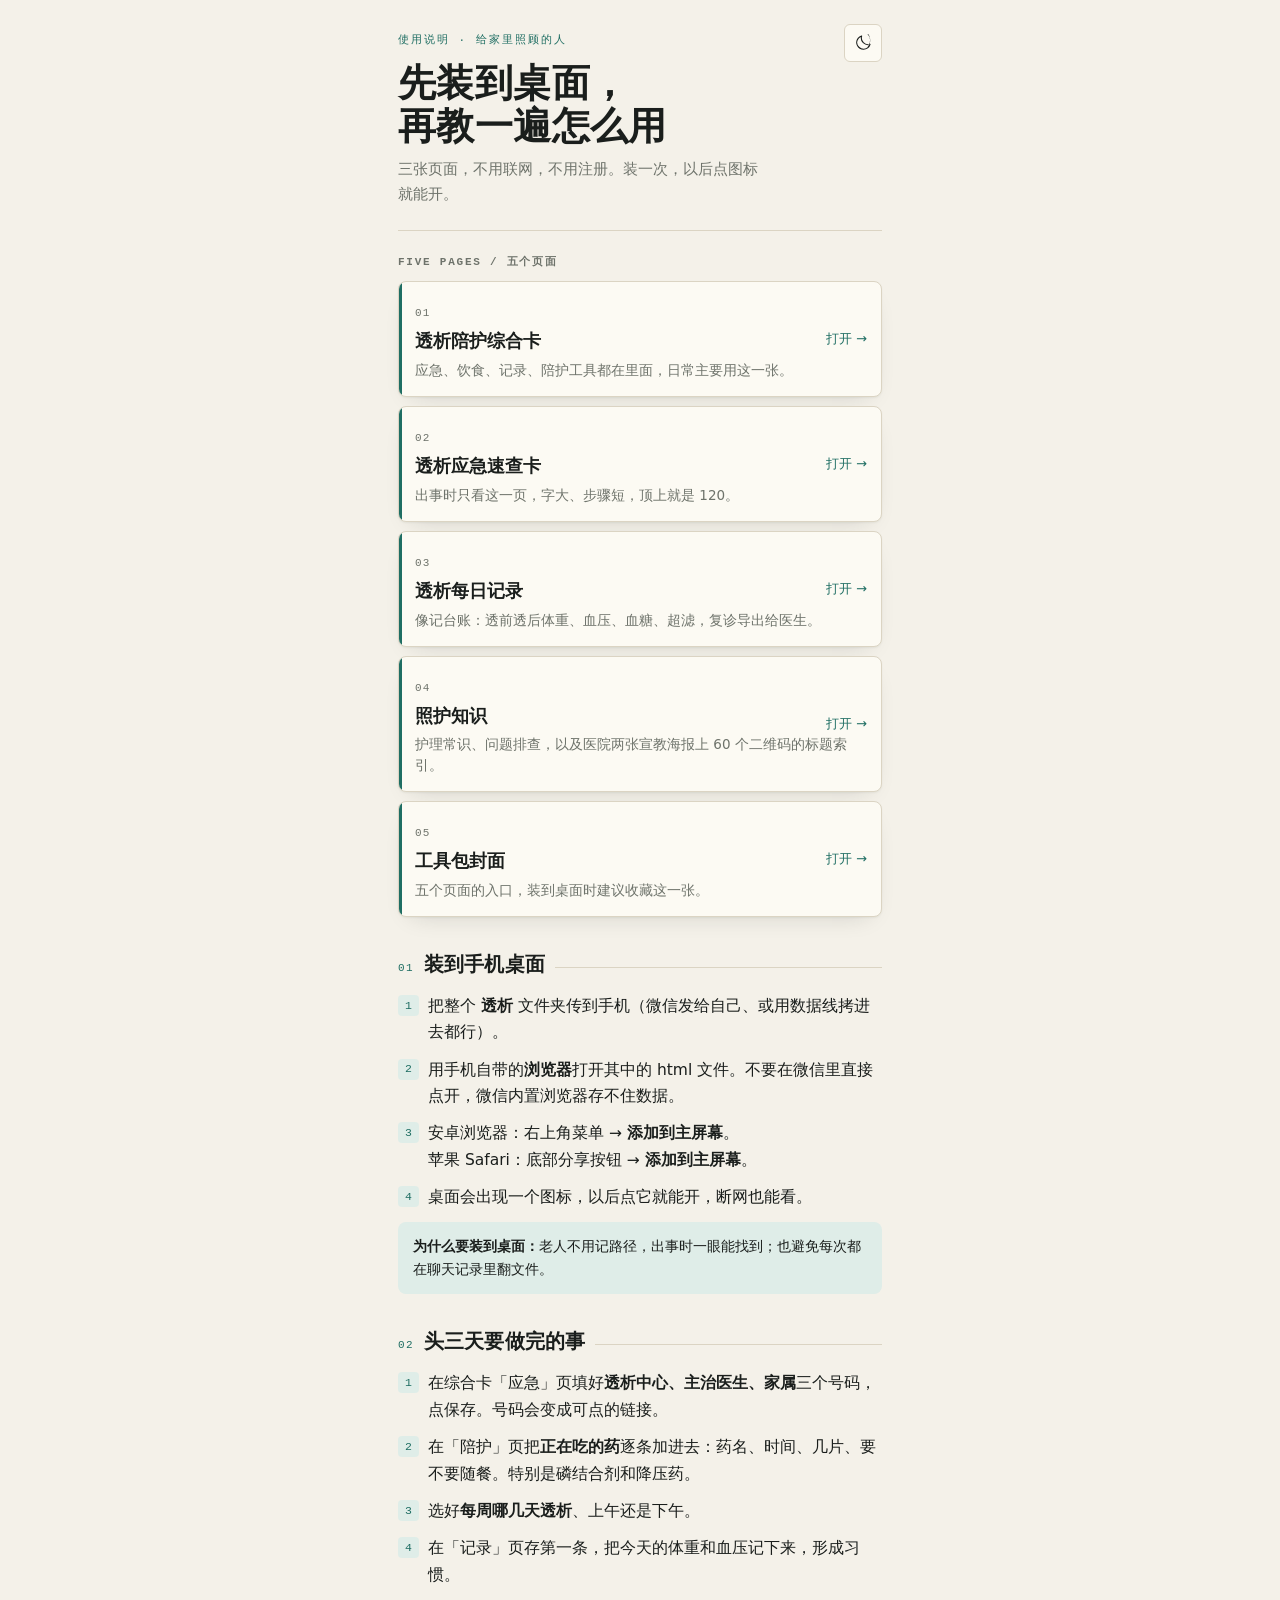
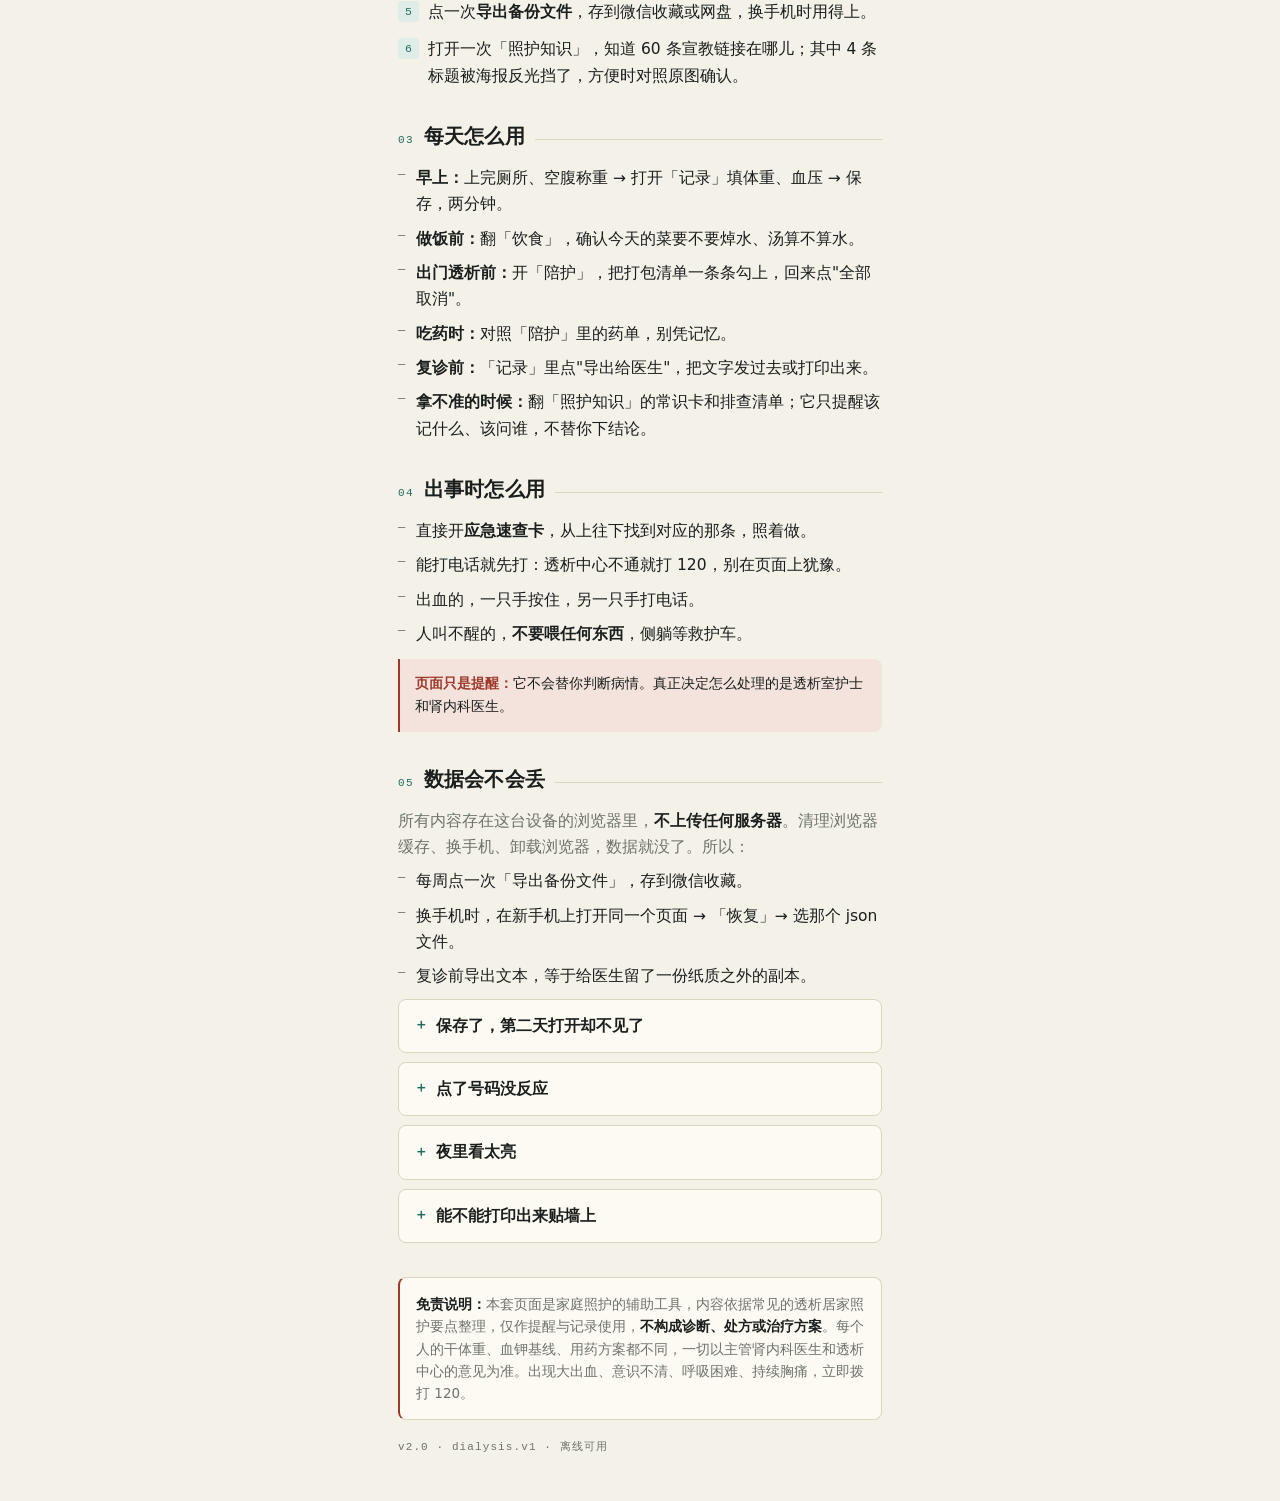
<file: 透析使用说明.html>
<!DOCTYPE html>
<html lang="zh-CN">
<head>
<meta charset="UTF-8">
<meta name="viewport" content="width=device-width, initial-scale=1.0, viewport-fit=cover">
<title>透析陪护工具 · 使用说明</title>
<meta name="theme-color" content="#F4F1E9">
<style>
:root{
  --canvas:#F4F1E9;--paper:#FCFAF3;--ink:#1A1E1C;--muted:#6E736B;
  --line:#DBD4C3;--accent:#1F6E63;--accent-soft:#DFEDE8;--alert:#9E3A2C;--alert-soft:#F3E3DC;
  --r-card:8px;--r-ctl:6px;--r-pill:999px;
  --f-title:"Songti SC","Source Han Serif SC","Noto Serif SC","SimSun",Georgia,serif;
  --f-body:"PingFang SC","Microsoft YaHei","Hiragino Sans GB",system-ui,sans-serif;
  --f-num:ui-monospace,"SF Mono","Consolas",monospace;
  --shadow:0 1px 2px rgba(26,30,28,.05),0 10px 24px -14px rgba(26,30,28,.2);
}
body.dark{
  --canvas:#0C1214;--paper:#141D1F;--ink:#E8E5DA;--muted:#96A19C;
  --line:#263133;--accent:#5AA99A;--accent-soft:#17302C;--alert:#D97261;--alert-soft:#2A1A17;
  --shadow:0 1px 0 rgba(255,255,255,.04) inset,0 10px 24px -14px rgba(0,0,0,.55);
}
*{box-sizing:border-box;margin:0;padding:0;-webkit-tap-highlight-color:transparent}
html{-webkit-text-size-adjust:100%}
body{background:var(--canvas);color:var(--ink);font-family:var(--f-body);font-size:16.5px;line-height:1.7;padding-bottom:44px}
.wrap{max-width:520px;margin:0 auto;padding:0 18px}

.head{padding:calc(24px + env(safe-area-inset-top)) 0 22px;border-bottom:1px solid var(--line);position:relative}
.kicker{font-family:var(--f-num);font-size:11px;letter-spacing:.18em;color:var(--accent);text-transform:uppercase}
h1{font-family:var(--f-title);font-weight:700;font-size:clamp(30px,8.6vw,38px);line-height:1.14;margin:10px 0 8px;letter-spacing:.01em}
.lede{font-size:15px;color:var(--muted);max-width:24em}
.darkbtn{
  position:absolute;right:0;top:calc(24px + env(safe-area-inset-top));
  width:38px;height:38px;display:grid;place-items:center;border:1px solid var(--line);
  background:var(--paper);color:var(--ink);border-radius:var(--r-ctl);cursor:pointer;
}
.darkbtn svg{width:18px;height:18px}

/* 三张卡入口 */
.entry{margin:22px 0 6px}
.entry h2{font-family:var(--f-num);font-size:11px;letter-spacing:.16em;color:var(--muted);text-transform:uppercase;margin-bottom:10px}
.filecard{
  display:block;text-decoration:none;color:inherit;
  background:var(--paper);border:1px solid var(--line);border-radius:var(--r-card);
  padding:15px 16px;margin-bottom:9px;box-shadow:var(--shadow);
  position:relative;overflow:hidden;
}
.filecard::before{content:"";position:absolute;left:0;top:0;bottom:0;width:3px;background:var(--accent)}
.filecard .no{font-family:var(--f-num);font-size:11px;color:var(--muted);letter-spacing:.1em}
.filecard .name{font-size:17.5px;font-weight:700;margin:2px 0 3px}
.filecard .what{font-size:13.5px;color:var(--muted);line-height:1.55}
.filecard .go{position:absolute;right:14px;top:50%;transform:translateY(-50%);font-size:13px;color:var(--accent)}

/* 章节 */
.sec{margin-top:30px}
.sec-h{display:flex;align-items:baseline;gap:10px;margin-bottom:12px}
.sec-no{font-family:var(--f-num);font-size:11px;letter-spacing:.12em;color:var(--accent)}
.sec-h h2{font-size:20px;font-weight:700;letter-spacing:.01em}
.sec-h .rule{flex:1;height:1px;background:var(--line);transform:translateY(-3px)}

.steps{list-style:none;counter-reset:s}
.steps li{
  counter-increment:s;position:relative;padding-left:30px;margin-bottom:11px;font-size:15.5px;
}
.steps li::before{
  content:counter(s);position:absolute;left:0;top:2px;width:21px;height:21px;display:grid;place-items:center;
  font-family:var(--f-num);font-size:11.5px;color:var(--accent);background:var(--accent-soft);border-radius:4px;
}
.steps li b{font-weight:600}
.plain li{font-size:15.5px;margin-bottom:8px;color:var(--ink)}
.plain{list-style:none;padding-left:0}
.plain li{position:relative;padding-left:18px}
.plain li::before{content:"—";position:absolute;left:0;color:var(--muted);font-family:var(--f-num);font-size:12px}

.note{
  background:var(--accent-soft);border-radius:var(--r-card);padding:13px 15px;font-size:14px;line-height:1.65;margin-top:12px;
}
.note b{font-weight:700}
.warn{
  background:var(--alert-soft);border-left:2px solid var(--alert);border-radius:0 var(--r-card) var(--r-card) 0;
  padding:13px 15px;font-size:14px;line-height:1.65;margin-top:12px;
}
.warn b{color:var(--alert);font-weight:700}

details{background:var(--paper);border:1px solid var(--line);border-radius:var(--r-card);padding:13px 15px;margin-top:9px}
summary{cursor:pointer;font-size:15.5px;font-weight:600;list-style:none;display:flex;align-items:center;gap:8px}
summary::-webkit-details-marker{display:none}
summary::before{content:"＋";font-family:var(--f-num);color:var(--accent);font-size:14px}
details[open] summary::before{content:"－"}
details p{font-size:14.5px;color:var(--muted);margin-top:9px;line-height:1.7}
details p b{color:var(--ink)}

.disclaim{
  margin-top:34px;padding:15px 16px;border:1px solid var(--line);border-left:2px solid var(--alert);
  border-radius:var(--r-card);font-size:13.5px;color:var(--muted);line-height:1.65;background:var(--paper);
}
.disclaim b{color:var(--ink)}
.foot{font-family:var(--f-num);font-size:11px;color:var(--muted);letter-spacing:.1em;margin-top:18px}
</style>
</head>
<body>
<div class="wrap">

  <header class="head">
    <span class="kicker">使用说明 · 给家里照顾的人</span>
    <h1>先装到桌面，<br>再教一遍怎么用</h1>
    <p class="lede">三张页面，不用联网，不用注册。装一次，以后点图标就能开。</p>
    <button class="darkbtn" id="themeBtn" aria-label="切换夜间模式">
      <svg viewBox="0 0 256 256" fill="currentColor" aria-hidden="true"><path d="M233.54,142.23a8,8,0,0,0-8-2,88.08,88.08,0,0,1-109.8-109.8,8,8,0,0,0-10-10,104.84,104.84,0,0,0-52.91,37A104,104,0,0,0,136,224a103.09,103.09,0,0,0,62.52-20.88,104.84,104.84,0,0,0,37-52.91A8,8,0,0,0,233.54,142.23ZM188.9,190.34A88,88,0,0,1,65.66,67.11a89,89,0,0,1,31.4-26A106,106,0,0,0,96,56,104.11,104.11,0,0,0,200,160,106,106,0,0,0,14.92-1.06A89,89,0,0,1,188.9,190.34Z"/></svg>
    </button>
  </header>

  <section class="entry">
    <h2>Five pages / 五个页面</h2>
    <a class="filecard" href="透析陪护综合卡.html">
      <span class="no">01</span>
      <div class="name">透析陪护综合卡</div>
      <div class="what">应急、饮食、记录、陪护工具都在里面，日常主要用这一张。</div>
      <span class="go">打开 →</span>
    </a>
    <a class="filecard" href="透析应急速查卡.html">
      <span class="no">02</span>
      <div class="name">透析应急速查卡</div>
      <div class="what">出事时只看这一页，字大、步骤短，顶上就是 120。</div>
      <span class="go">打开 →</span>
    </a>
    <a class="filecard" href="透析每日记录.html">
      <span class="no">03</span>
      <div class="name">透析每日记录</div>
      <div class="what">像记台账：透前透后体重、血压、血糖、超滤，复诊导出给医生。</div>
      <span class="go">打开 →</span>
    </a>
    <a class="filecard" href="透析知识速查.html">
      <span class="no">04</span>
      <div class="name">照护知识</div>
      <div class="what">护理常识、问题排查，以及医院两张宣教海报上 60 个二维码的标题索引。</div>
      <span class="go">打开 →</span>
    </a>
    <a class="filecard" href="index.html">
      <span class="no">05</span>
      <div class="name">工具包封面</div>
      <div class="what">五个页面的入口，装到桌面时建议收藏这一张。</div>
      <span class="go">打开 →</span>
    </a>
  </section>

  <section class="sec">
    <div class="sec-h"><span class="sec-no">01</span><h2>装到手机桌面</h2><span class="rule"></span></div>
    <ol class="steps">
      <li>把整个 <b>透析</b> 文件夹传到手机（微信发给自己、或用数据线拷进去都行）。</li>
      <li>用手机自带的<b>浏览器</b>打开其中的 html 文件。不要在微信里直接点开，微信内置浏览器存不住数据。</li>
      <li>安卓浏览器：右上角菜单 → <b>添加到主屏幕</b>。<br>苹果 Safari：底部分享按钮 → <b>添加到主屏幕</b>。</li>
      <li>桌面会出现一个图标，以后点它就能开，断网也能看。</li>
    </ol>
    <div class="note"><b>为什么要装到桌面：</b>老人不用记路径，出事时一眼能找到；也避免每次都在聊天记录里翻文件。</div>
  </section>

  <section class="sec">
    <div class="sec-h"><span class="sec-no">02</span><h2>头三天要做完的事</h2><span class="rule"></span></div>
    <ol class="steps">
      <li>在综合卡「应急」页填好<b>透析中心、主治医生、家属</b>三个号码，点保存。号码会变成可点的链接。</li>
      <li>在「陪护」页把<b>正在吃的药</b>逐条加进去：药名、时间、几片、要不要随餐。特别是磷结合剂和降压药。</li>
      <li>选好<b>每周哪几天透析</b>、上午还是下午。</li>
      <li>在「记录」页存第一条，把今天的体重和血压记下来，形成习惯。</li>
      <li>点一次<b>导出备份文件</b>，存到微信收藏或网盘，换手机时用得上。</li>
      <li>打开一次「照护知识」，知道 60 条宣教链接在哪儿；其中 4 条标题被海报反光挡了，方便时对照原图确认。</li>
    </ol>
  </section>

  <section class="sec">
    <div class="sec-h"><span class="sec-no">03</span><h2>每天怎么用</h2><span class="rule"></span></div>
    <ul class="plain">
      <li><b>早上：</b>上完厕所、空腹称重 → 打开「记录」填体重、血压 → 保存，两分钟。</li>
      <li><b>做饭前：</b>翻「饮食」，确认今天的菜要不要焯水、汤算不算水。</li>
      <li><b>出门透析前：</b>开「陪护」，把打包清单一条条勾上，回来点"全部取消"。</li>
      <li><b>吃药时：</b>对照「陪护」里的药单，别凭记忆。</li>
      <li><b>复诊前：</b>「记录」里点"导出给医生"，把文字发过去或打印出来。</li>
      <li><b>拿不准的时候：</b>翻「照护知识」的常识卡和排查清单；它只提醒该记什么、该问谁，不替你下结论。</li>
    </ul>
  </section>

  <section class="sec">
    <div class="sec-h"><span class="sec-no">04</span><h2>出事时怎么用</h2><span class="rule"></span></div>
    <ul class="plain">
      <li>直接开<b>应急速查卡</b>，从上往下找到对应的那条，照着做。</li>
      <li>能打电话就先打：透析中心不通就打 120，别在页面上犹豫。</li>
      <li>出血的，一只手按住，另一只手打电话。</li>
      <li>人叫不醒的，<b>不要喂任何东西</b>，侧躺等救护车。</li>
    </ul>
    <div class="warn"><b>页面只是提醒：</b>它不会替你判断病情。真正决定怎么处理的是透析室护士和肾内科医生。</div>
  </section>

  <section class="sec">
    <div class="sec-h"><span class="sec-no">05</span><h2>数据会不会丢</h2><span class="rule"></span></div>
    <p style="font-size:15.5px;color:var(--muted)">所有内容存在这台设备的浏览器里，<b style="color:var(--ink)">不上传任何服务器</b>。清理浏览器缓存、换手机、卸载浏览器，数据就没了。所以：</p>
    <ul class="plain" style="margin-top:8px">
      <li>每周点一次「导出备份文件」，存到微信收藏。</li>
      <li>换手机时，在新手机上打开同一个页面 → 「恢复」→ 选那个 json 文件。</li>
      <li>复诊前导出文本，等于给医生留了一份纸质之外的副本。</li>
    </ul>

    <details>
      <summary>保存了，第二天打开却不见了</summary>
      <p>多半是<b>微信里直接打开的</b>，或者浏览器关了"本地存储"。请改用手机自带浏览器（Safari / Chrome / 华为浏览器），并添加到主屏幕后再用。</p>
    </details>
    <details>
      <summary>点了号码没反应</summary>
      <p>号码没填，或者是空链接。回到综合卡「应急」页的"填写 / 修改号码"，填完点保存。填好后号码会变成青绿色，可以直接点。</p>
    </details>
    <details>
      <summary>夜里看太亮</summary>
      <p>右上角的月亮按钮切换夜间模式，会记住选择。应急速查卡本身是深色的，夜里不刺眼。</p>
    </details>
    <details>
      <summary>能不能打印出来贴墙上</summary>
      <p>可以。用电脑浏览器打开应急卡或记录页，按 Ctrl+P 打印。记录页已经做了打印样式，按钮和工具栏不会印出来。</p>
    </details>
  </section>

  <div class="disclaim">
    <b>免责说明：</b>本套页面是家庭照护的辅助工具，内容依据常见的透析居家照护要点整理，仅作提醒与记录使用，<b>不构成诊断、处方或治疗方案</b>。每个人的干体重、血钾基线、用药方案都不同，一切以主管肾内科医生和透析中心的意见为准。出现大出血、意识不清、呼吸困难、持续胸痛，立即拨打 120。
  </div>

  <p class="foot">v2.0 · dialysis.v1 · 离线可用</p>
</div>

<script>
(function(){
  var KEY = "dialysis.v1";
  var btn = document.getElementById("themeBtn");
  function applyTheme(dark){ document.body.classList.toggle("dark", dark); }
  var dark = false;
  try{
    var raw = localStorage.getItem(KEY);
    if(raw){ var s = JSON.parse(raw); dark = s.theme === "dark"; }
  }catch(e){}
  applyTheme(dark);
  btn.addEventListener("click", function(){
    dark = !document.body.classList.contains("dark");
    applyTheme(dark);
    try{
      var raw = localStorage.getItem(KEY);
      var s = raw ? JSON.parse(raw) : {};
      s.theme = dark ? "dark" : "light";
      localStorage.setItem(KEY, JSON.stringify(s));
    }catch(e){}
  });
})();
</script>
</body>
</html>
</file>
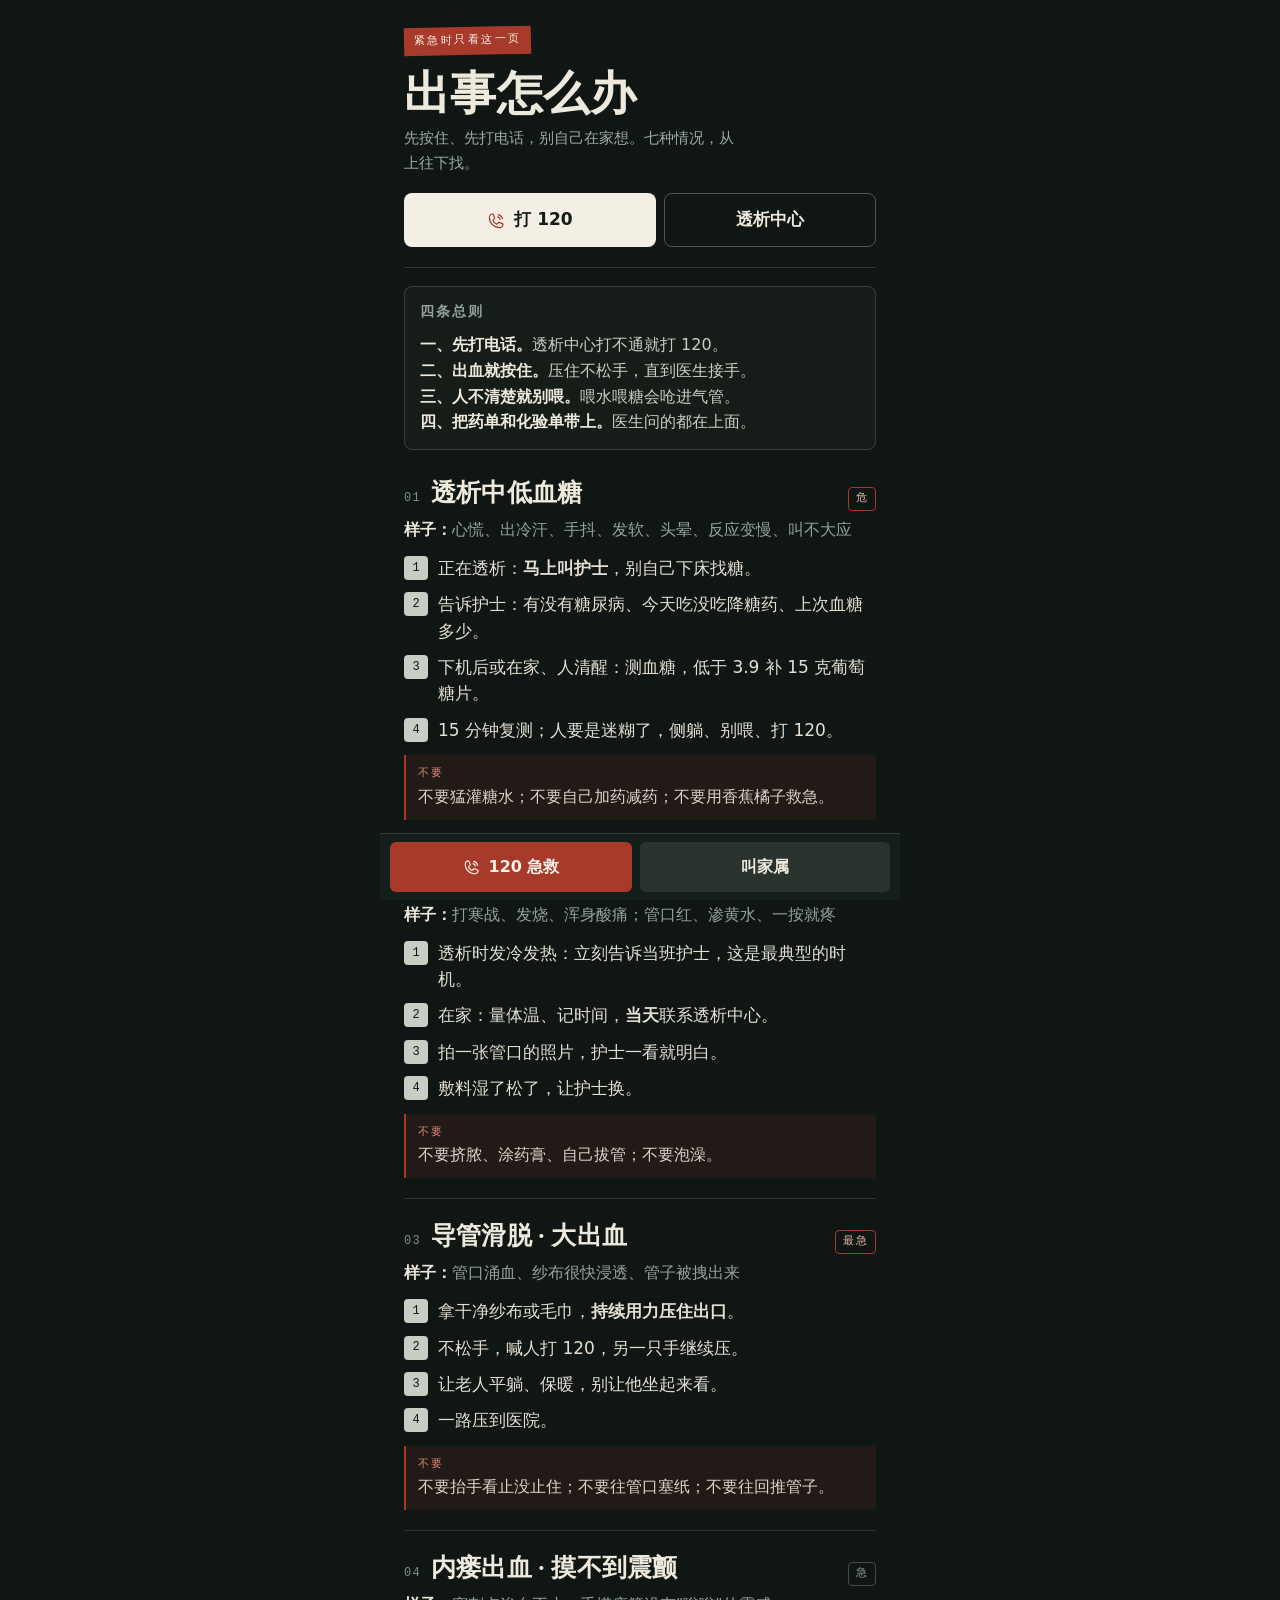
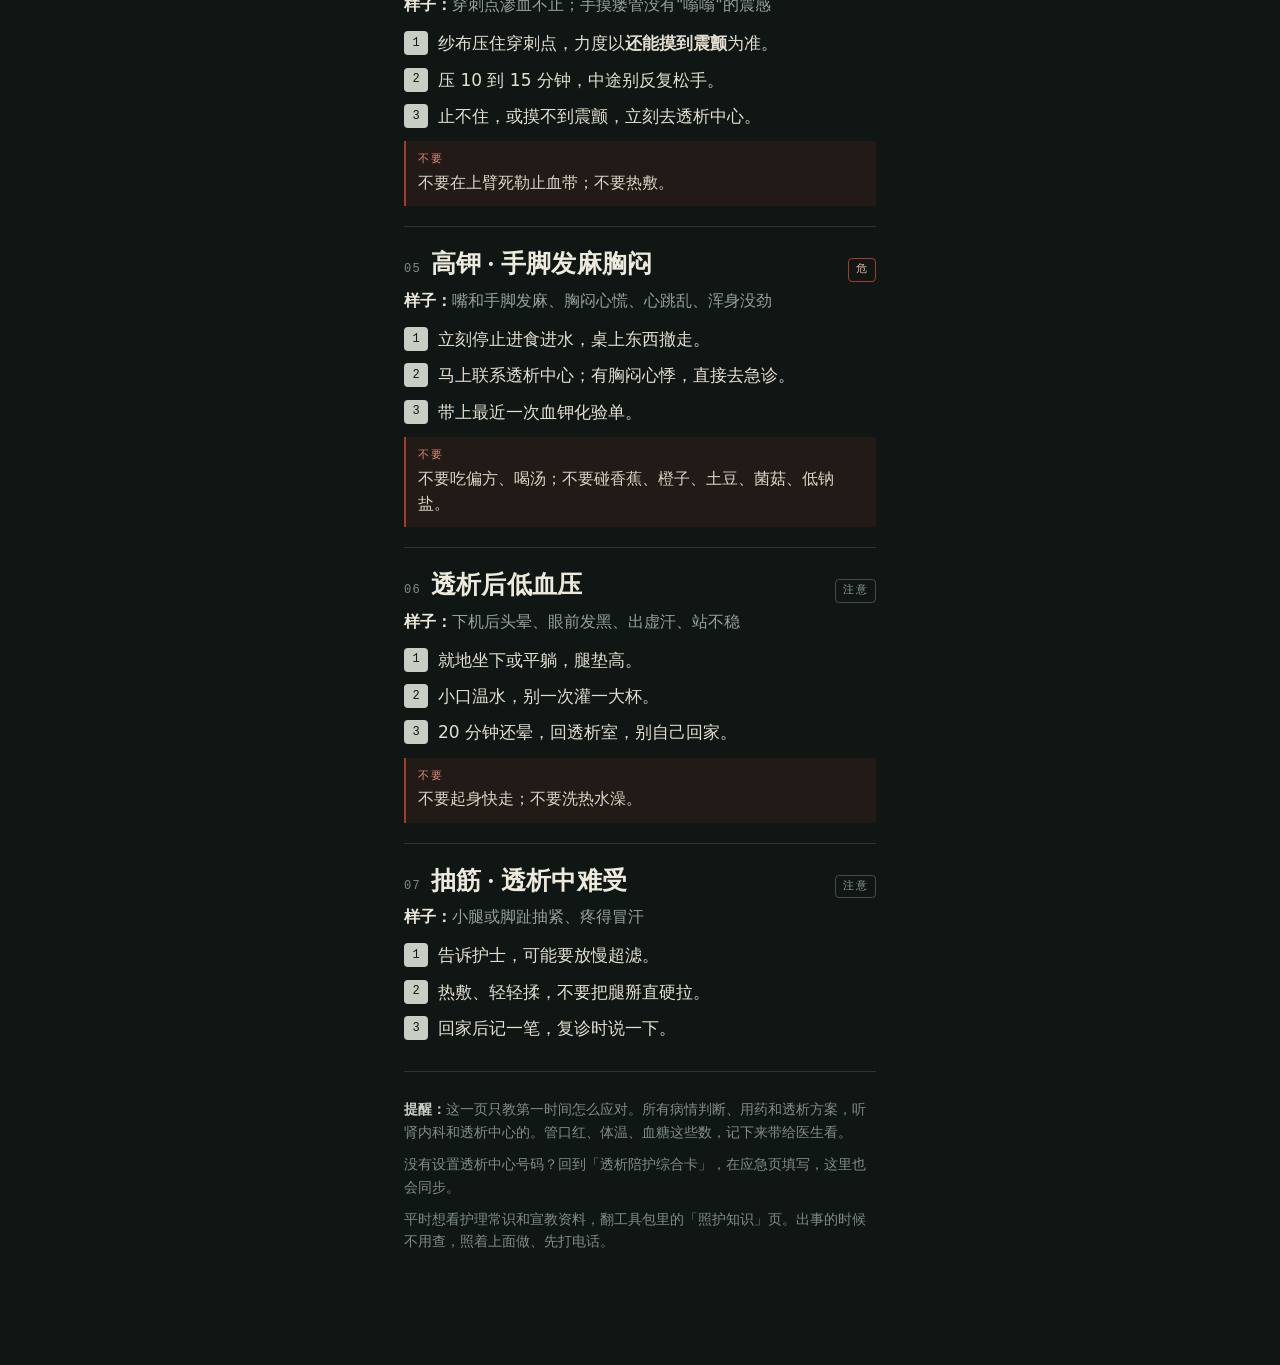
<file: 透析应急速查卡.html>
<!DOCTYPE html>
<html lang="zh-CN">
<head>
<meta charset="UTF-8">
<meta name="viewport" content="width=device-width, initial-scale=1.0, viewport-fit=cover">
<title>透析应急速查 · 出事看这一页</title>
<meta name="theme-color" content="#101A17">
<style>
*{box-sizing:border-box;margin:0;padding:0;-webkit-tap-highlight-color:transparent}
html{-webkit-text-size-adjust:100%}
body{
  background:#0F1613;
  color:#EDE9DC;
  font-family:"PingFang SC","Microsoft YaHei","Hiragino Sans GB",system-ui,sans-serif;
  font-size:18px;line-height:1.62;
  padding-bottom:30px;
}
.sheet{max-width:520px;margin:0 auto;padding:0 18px}

/* 顶部：黑绿底 + 一条红胶带 */
.top{
  position:relative;
  padding:calc(22px + env(safe-area-inset-top)) 0 20px;
  border-bottom:1px solid rgba(237,233,220,.16);
}
.tape{
  display:inline-block;
  background:#A83A2C;color:#FBF1E9;
  font-size:11px;letter-spacing:.22em;text-transform:uppercase;font-family:ui-monospace,monospace;
  padding:5px 10px;transform:rotate(-1.2deg);
}
h1{
  font-family:"Songti SC","Source Han Serif SC","Noto Serif SC","SimSun",Georgia,serif;
  font-size:clamp(34px,10vw,46px);line-height:1.08;margin:14px 0 8px;letter-spacing:.01em;
}
.sub{font-size:15px;color:#9DAAA4;max-width:22em}
.callrow{display:flex;gap:8px;margin-top:18px}
.callrow a{
  flex:1;display:flex;align-items:center;justify-content:center;gap:8px;
  text-decoration:none;font-weight:700;font-size:17px;
  min-height:54px;border-radius:8px;
}
.callrow a.primary{background:#F3EFE4;color:#151C18;flex:1.2}
.callrow a.ghost{background:transparent;color:#EDE9DC;border:1px solid rgba(237,233,220,.3)}
.callrow svg{width:19px;height:19px}
.callrow a.primary svg{color:#A83A2C}

/* 四步总则 */
.rule{
  margin:18px 0 6px;border:1px solid rgba(237,233,220,.16);border-radius:8px;
  padding:14px 15px;background:rgba(237,233,220,.03);
}
.rule h2{font-size:14px;letter-spacing:.14em;color:#8FA39A;font-family:ui-monospace,monospace;text-transform:uppercase;margin-bottom:8px}
.rule p{font-size:16px;color:#C9CFC6}
.rule p b{color:#EDE9DC}

/* 场景块 */
.case{padding:22px 0 20px;border-bottom:1px solid rgba(237,233,220,.14)}
.case-head{display:flex;align-items:baseline;gap:10px;margin-bottom:6px}
.idx{font-family:ui-monospace,monospace;font-size:12px;letter-spacing:.1em;color:#7E8F87}
.case h3{font-family:"Songti SC","Source Han Serif SC","Noto Serif SC",serif;font-size:25px;line-height:1.2;letter-spacing:.01em}
.badge{margin-left:auto;font-size:11px;letter-spacing:.12em;color:#F0B7A9;border:1px solid #A83A2C;padding:2px 7px;border-radius:4px;font-family:ui-monospace,monospace;white-space:nowrap}
.badge.warn{color:#8FA39A;border-color:rgba(237,233,220,.25)}
.signs{font-size:16px;color:#96A29C;margin:6px 0 12px}
.signs b{color:#EDE9DC;font-weight:600}
ol{list-style:none;counter-reset:n}
ol li{
  counter-increment:n;position:relative;padding-left:34px;margin-bottom:10px;
  font-size:17px;line-height:1.55;color:#E4DFD2;
}
ol li::before{
  content:counter(n);position:absolute;left:0;top:1px;
  width:24px;height:24px;display:grid;place-items:center;
  font-family:ui-monospace,monospace;font-size:12px;color:#0F1613;background:#C7CFC4;border-radius:4px;
}
.avoid{
  margin-top:12px;padding:10px 12px;border-left:2px solid #A83A2C;background:rgba(168,58,44,.12);
}
.avoid span{font-family:ui-monospace,monospace;font-size:11px;letter-spacing:.16em;color:#E08A7A;display:block;margin-bottom:2px}
.avoid p{font-size:15.5px;color:#DCD5C7}

/* 底部急救电话 */
.tail{margin-top:26px;font-size:14px;color:#7F8D86;line-height:1.6}
.tail b{color:#C9CFC6}
.sosbar{
  position:fixed;left:50%;transform:translateX(-50%);bottom:0;width:min(100%,520px);
  display:grid;grid-template-columns:1fr 1fr;gap:0;z-index:10;
  background:#141E1A;border-top:1px solid rgba(237,233,220,.16);
  padding:8px 10px calc(8px + env(safe-area-inset-bottom));
}
.sosbar a{
  display:flex;align-items:center;justify-content:center;gap:8px;
  min-height:50px;border-radius:6px;text-decoration:none;font-weight:700;font-size:16px;
}
.sosbar a:first-child{background:#A83A2C;color:#FBF1E9;margin-right:8px}
.sosbar a:last-child{background:rgba(237,233,220,.1);color:#EDE9DC}
.sosbar svg{width:18px;height:18px}
body{padding-bottom:120px}

@media (min-width:520px){
  .sheet{padding:0 24px}
}
</style>
</head>
<body>
<div class="sheet">

  <header class="top">
    <span class="tape">紧急时只看这一页</span>
    <h1>出事怎么办</h1>
    <p class="sub">先按住、先打电话，别自己在家想。七种情况，从上往下找。</p>
    <div class="callrow">
      <a class="primary" href="tel:120">
        <svg viewBox="0 0 256 256" fill="currentColor" aria-hidden="true"><path d="M144.27,45.93a8,8,0,0,1,9.8-5.66,86.22,86.22,0,0,1,61.66,61.66,8,8,0,0,1-5.66,9.8A8.23,8.23,0,0,1,208,112a8,8,0,0,1-7.73-5.94,70.35,70.35,0,0,0-50.33-50.33A8,8,0,0,1,144.27,45.93Zm-2.33,41.8c13.79,3.68,22.65,12.54,26.33,26.33A8,8,0,0,0,176,120a8.23,8.23,0,0,0,2.07-.27,8,8,0,0,0,5.66-9.8c-5.12-19.16-18.5-32.54-37.66-37.66a8,8,0,1,0-4.13,15.46Zm81.94,95.35A56.26,56.26,0,0,1,168,232C88.6,232,24,167.4,24,88A56.26,56.26,0,0,1,72.92,32.12a16,16,0,0,1,16.62,9.52l21.12,47.15,0,.12A16,16,0,0,1,109.39,104c-.18.27-.37.52-.57.77L88,129.45c7.49,15.22,23.41,31,38.83,38.51l24.34-20.71a8.12,8.12,0,0,1,.75-.56,16,16,0,0,1,15.17-1.4l.13.06,47.11,21.11A16,16,0,0,1,223.88,183.08Zm-15.88-2s-.07,0-.11,0h0l-47-21.05-24.35,20.71a8.44,8.44,0,0,1-.74.56,16,16,0,0,1-15.75,1.14c-18.73-9.05-37.4-27.58-46.46-46.11a16,16,0,0,1,1-15.7,6.13,6.13,0,0,1,.57-.77L96,95.15l-21-47a.61.61,0,0,1,0-.12A40.2,40.2,0,0,0,40,88,128.14,128.14,0,0,0,168,216,40.21,40.21,0,0,0,208,181.07Z"/></svg>
        打 120
      </a>
      <a class="ghost" id="callCenter" href="tel:">透析中心</a>
    </div>
  </header>

  <section class="rule">
    <h2>四条总则</h2>
    <p><b>一、先打电话。</b>透析中心打不通就打 120。</p>
    <p><b>二、出血就按住。</b>压住不松手，直到医生接手。</p>
    <p><b>三、人不清楚就别喂。</b>喂水喂糖会呛进气管。</p>
    <p><b>四、把药单和化验单带上。</b>医生问的都在上面。</p>
  </section>

  <article class="case">
    <div class="case-head"><span class="idx">01</span><h3>透析中低血糖</h3><span class="badge">危</span></div>
    <p class="signs"><b>样子：</b>心慌、出冷汗、手抖、发软、头晕、反应变慢、叫不大应</p>
    <ol>
      <li>正在透析：<b>马上叫护士</b>，别自己下床找糖。</li>
      <li>告诉护士：有没有糖尿病、今天吃没吃降糖药、上次血糖多少。</li>
      <li>下机后或在家、人清醒：测血糖，低于 3.9 补 15 克葡萄糖片。</li>
      <li>15 分钟复测；人要是迷糊了，侧躺、别喂、打 120。</li>
    </ol>
    <div class="avoid"><span>不要</span><p>不要猛灌糖水；不要自己加药减药；不要用香蕉橘子救急。</p></div>
  </article>

  <article class="case">
    <div class="case-head"><span class="idx">02</span><h3>导管感染 · 寒战发烧</h3><span class="badge">危</span></div>
    <p class="signs"><b>样子：</b>打寒战、发烧、浑身酸痛；管口红、渗黄水、一按就疼</p>
    <ol>
      <li>透析时发冷发热：立刻告诉当班护士，这是最典型的时机。</li>
      <li>在家：量体温、记时间，<b>当天</b>联系透析中心。</li>
      <li>拍一张管口的照片，护士一看就明白。</li>
      <li>敷料湿了松了，让护士换。</li>
    </ol>
    <div class="avoid"><span>不要</span><p>不要挤脓、涂药膏、自己拔管；不要泡澡。</p></div>
  </article>

  <article class="case">
    <div class="case-head"><span class="idx">03</span><h3>导管滑脱 · 大出血</h3><span class="badge">最急</span></div>
    <p class="signs"><b>样子：</b>管口涌血、纱布很快浸透、管子被拽出来</p>
    <ol>
      <li>拿干净纱布或毛巾，<b>持续用力压住出口</b>。</li>
      <li>不松手，喊人打 120，另一只手继续压。</li>
      <li>让老人平躺、保暖，别让他坐起来看。</li>
      <li>一路压到医院。</li>
    </ol>
    <div class="avoid"><span>不要</span><p>不要抬手看止没止住；不要往管口塞纸；不要往回推管子。</p></div>
  </article>

  <article class="case">
    <div class="case-head"><span class="idx">04</span><h3>内瘘出血 · 摸不到震颤</h3><span class="badge warn">急</span></div>
    <p class="signs"><b>样子：</b>穿刺点渗血不止；手摸瘘管没有"嗡嗡"的震感</p>
    <ol>
      <li>纱布压住穿刺点，力度以<b>还能摸到震颤</b>为准。</li>
      <li>压 10 到 15 分钟，中途别反复松手。</li>
      <li>止不住，或摸不到震颤，立刻去透析中心。</li>
    </ol>
    <div class="avoid"><span>不要</span><p>不要在上臂死勒止血带；不要热敷。</p></div>
  </article>

  <article class="case">
    <div class="case-head"><span class="idx">05</span><h3>高钾 · 手脚发麻胸闷</h3><span class="badge">危</span></div>
    <p class="signs"><b>样子：</b>嘴和手脚发麻、胸闷心慌、心跳乱、浑身没劲</p>
    <ol>
      <li>立刻停止进食进水，桌上东西撤走。</li>
      <li>马上联系透析中心；有胸闷心悸，直接去急诊。</li>
      <li>带上最近一次血钾化验单。</li>
    </ol>
    <div class="avoid"><span>不要</span><p>不要吃偏方、喝汤；不要碰香蕉、橙子、土豆、菌菇、低钠盐。</p></div>
  </article>

  <article class="case">
    <div class="case-head"><span class="idx">06</span><h3>透析后低血压</h3><span class="badge warn">注意</span></div>
    <p class="signs"><b>样子：</b>下机后头晕、眼前发黑、出虚汗、站不稳</p>
    <ol>
      <li>就地坐下或平躺，腿垫高。</li>
      <li>小口温水，别一次灌一大杯。</li>
      <li>20 分钟还晕，回透析室，别自己回家。</li>
    </ol>
    <div class="avoid"><span>不要</span><p>不要起身快走；不要洗热水澡。</p></div>
  </article>

  <article class="case">
    <div class="case-head"><span class="idx">07</span><h3>抽筋 · 透析中难受</h3><span class="badge warn">注意</span></div>
    <p class="signs"><b>样子：</b>小腿或脚趾抽紧、疼得冒汗</p>
    <ol>
      <li>告诉护士，可能要放慢超滤。</li>
      <li>热敷、轻轻揉，不要把腿掰直硬拉。</li>
      <li>回家后记一笔，复诊时说一下。</li>
    </ol>
  </article>

  <p class="tail">
    <b>提醒：</b>这一页只教第一时间怎么应对。所有病情判断、用药和透析方案，听肾内科和透析中心的。管口红、体温、血糖这些数，记下来带给医生看。
  </p>
  <p class="tail" style="margin-top:10px">没有设置透析中心号码？回到「透析陪护综合卡」，在应急页填写，这里也会同步。</p>
  <p class="tail" style="margin-top:10px">平时想看护理常识和宣教资料，翻工具包里的「照护知识」页。出事的时候不用查，照着上面做、先打电话。</p>
</div>

<div class="sosbar">
  <a href="tel:120">
    <svg viewBox="0 0 256 256" fill="currentColor" aria-hidden="true"><path d="M144.27,45.93a8,8,0,0,1,9.8-5.66,86.22,86.22,0,0,1,61.66,61.66,8,8,0,0,1-5.66,9.8A8.23,8.23,0,0,1,208,112a8,8,0,0,1-7.73-5.94,70.35,70.35,0,0,0-50.33-50.33A8,8,0,0,1,144.27,45.93Zm-2.33,41.8c13.79,3.68,22.65,12.54,26.33,26.33A8,8,0,0,0,176,120a8.23,8.23,0,0,0,2.07-.27,8,8,0,0,0,5.66-9.8c-5.12-19.16-18.5-32.54-37.66-37.66a8,8,0,1,0-4.13,15.46Zm81.94,95.35A56.26,56.26,0,0,1,168,232C88.6,232,24,167.4,24,88A56.26,56.26,0,0,1,72.92,32.12a16,16,0,0,1,16.62,9.52l21.12,47.15,0,.12A16,16,0,0,1,109.39,104c-.18.27-.37.52-.57.77L88,129.45c7.49,15.22,23.41,31,38.83,38.51l24.34-20.71a8.12,8.12,0,0,1,.75-.56,16,16,0,0,1,15.17-1.4l.13.06,47.11,21.11A16,16,0,0,1,223.88,183.08Zm-15.88-2s-.07,0-.11,0h0l-47-21.05-24.35,20.71a8.44,8.44,0,0,1-.74.56,16,16,0,0,1-15.75,1.14c-18.73-9.05-37.4-27.58-46.46-46.11a16,16,0,0,1,1-15.7,6.13,6.13,0,0,1,.57-.77L96,95.15l-21-47a.61.61,0,0,1,0-.12A40.2,40.2,0,0,0,40,88,128.14,128.14,0,0,0,168,216,40.21,40.21,0,0,0,208,181.07Z"/></svg>
    120 急救
  </a>
  <a id="callFamily" href="tel:">叫家属</a>
</div>

<script>
(function(){
  var $ = function(id){ return document.getElementById(id); };
  function readTels(){
    var d = "", f = "";
    try{
      var raw = localStorage.getItem("dialysis.v1");
      if(raw){ var s = JSON.parse(raw); if(s && s.tels){ d = s.tels.dialysis || ""; f = s.tels.family || ""; } }
    }catch(e){}
    var btn = $("callCenter");
    if(d){
      btn.textContent = d;
      btn.href = "tel:" + d.replace(/\s/g, "");
    }else{
      btn.textContent = "透析中心";
      btn.href = "tel:";
    }
    var fam = $("callFamily");
    if(f){
      fam.textContent = "家属 " + f;
      fam.href = "tel:" + f.replace(/\s/g, "");
    }
  }
  readTels();
})();
</script>
</body>
</html>
</file>
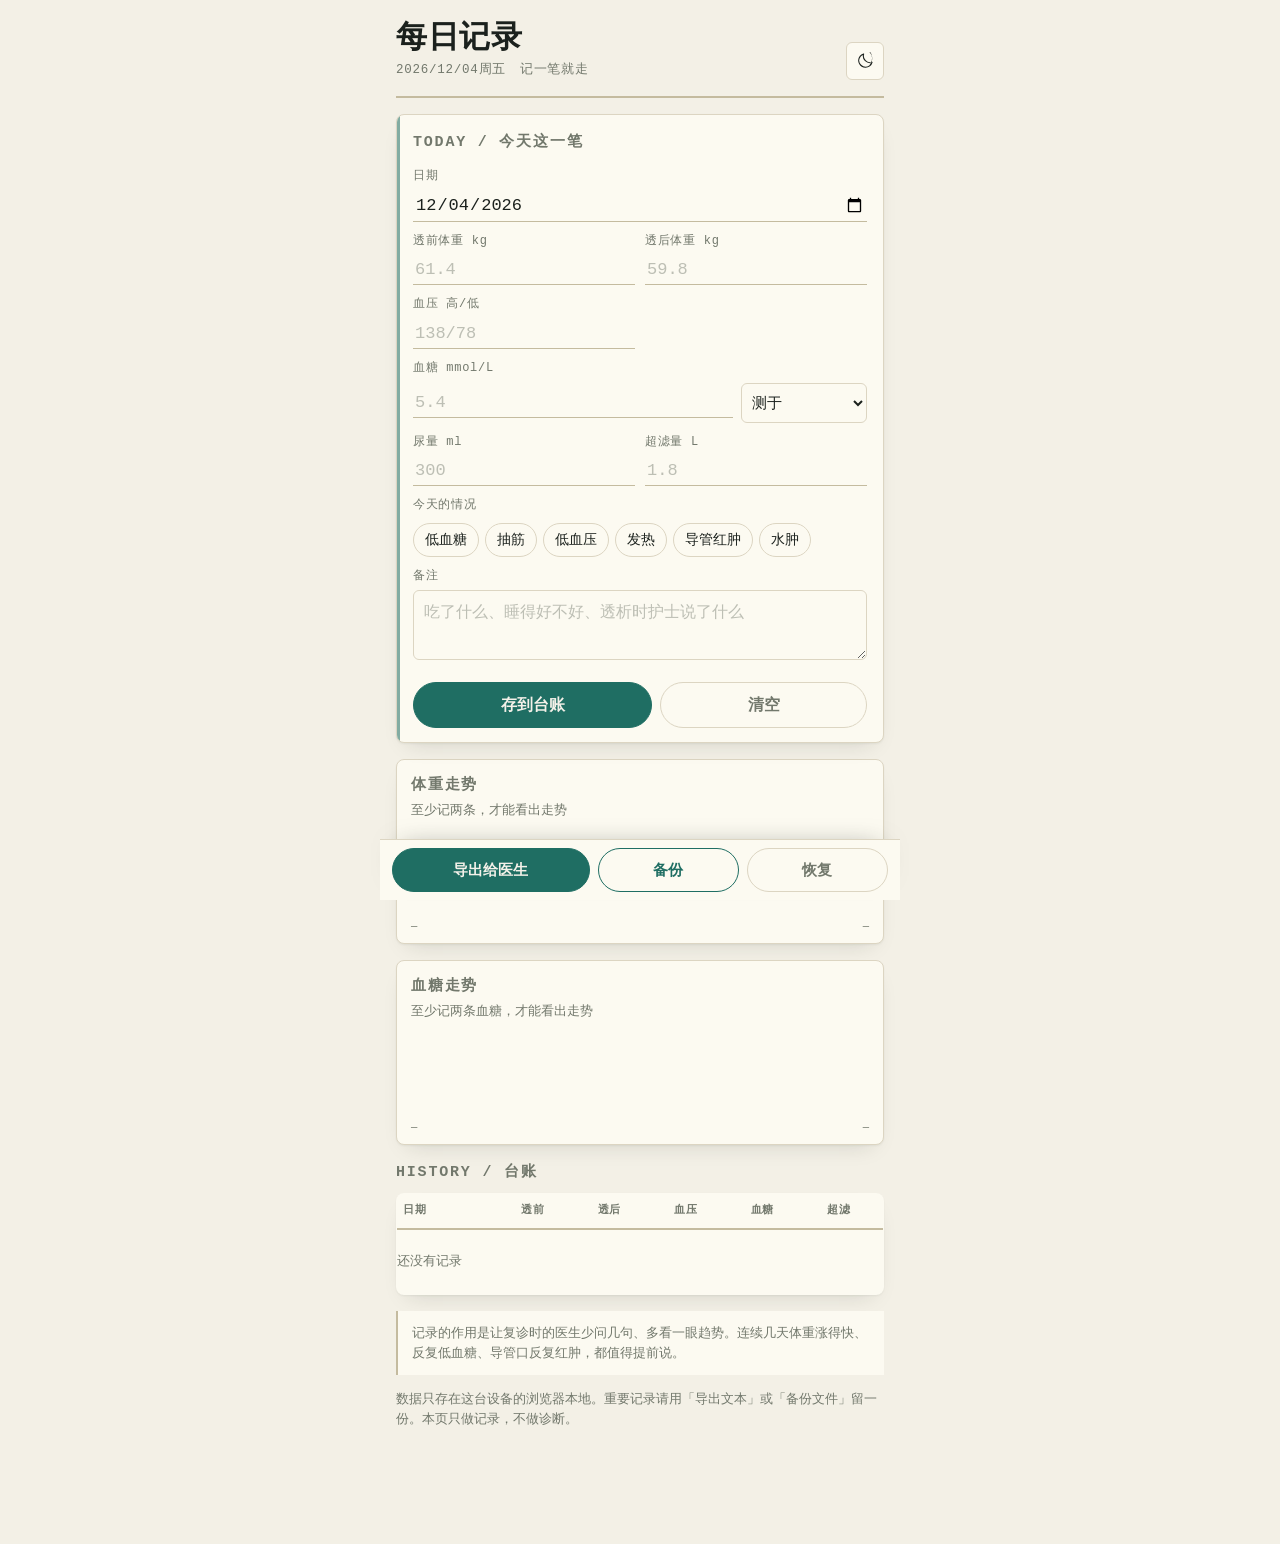
<file: 透析每日记录.html>
<!DOCTYPE html>
<html lang="zh-CN">
<head>
<meta charset="UTF-8">
<meta name="viewport" content="width=device-width, initial-scale=1.0, viewport-fit=cover">
<title>透析每日记录 · 体重 血压 血糖</title>
<meta name="theme-color" content="#F4F1E9">
<style>
:root{
  --canvas:#F3F0E6;
  --paper:#FCFAF1;
  --rule:#DCD5C2;
  --rule-strong:#C4BB9F;
  --ink:#1B211D;
  --muted:#72786C;
  --accent:#1F6E63;
  --accent-soft:#E0EDE7;
  --alert:#9E3A2C;
  --alert-soft:#F3E3DB;
  --shell:18px;--card:8px;--ctl:6px;--pill:999px;
  --shadow:0 1px 2px rgba(27,33,29,.05),0 10px 22px -12px rgba(27,33,29,.18);
  --f-num:ui-monospace,"SF Mono","Consolas","Roboto Mono",monospace;
  --f-body:"PingFang SC","Microsoft YaHei","Hiragino Sans GB",system-ui,sans-serif;
  --f-title:"Songti SC","Source Han Serif SC","Noto Serif SC","SimSun",serif;
  color-scheme:light;
}
body.dark{
  color-scheme:dark;
  --canvas:#0D1315;--paper:#151E20;--rule:#26312F;--rule-strong:#39433F;
  --ink:#E7E4D9;--muted:#98A29C;--accent:#5AA99A;--accent-soft:#17302C;
  --alert:#D97261;--alert-soft:#2A1A17;
  --shadow:0 1px 0 rgba(255,255,255,.04) inset,0 10px 24px -12px rgba(0,0,0,.5);
}
*{box-sizing:border-box;margin:0;padding:0;-webkit-tap-highlight-color:transparent}
html{-webkit-text-size-adjust:100%}
body{
  background:var(--canvas);color:var(--ink);
  font-family:var(--f-body);font-size:16.5px;line-height:1.6;
  padding-bottom:110px;
}
.wrap{max-width:520px;margin:0 auto;padding:0 16px}

/* 抬头像病历首页 */
.head{
  padding:calc(20px + env(safe-area-inset-top)) 0 16px;
  border-bottom:2px solid var(--rule-strong);
  display:flex;align-items:flex-end;justify-content:space-between;gap:14px;
}
.head h1{font-family:var(--f-title);font-size:31px;line-height:1.1;letter-spacing:.02em}
.head p{font-size:12.5px;color:var(--muted);letter-spacing:.06em;margin-top:6px;font-family:var(--f-num)}
.tools{display:flex;gap:6px}
.iconbtn{
  width:38px;height:38px;display:grid;place-items:center;
  border:1px solid var(--rule);border-radius:var(--ctl);background:var(--paper);color:var(--ink);cursor:pointer;
}
.iconbtn svg{width:18px;height:18px}

/* 台账卡 */
.sheet{
  background:var(--paper);border:1px solid var(--rule);border-radius:var(--card);
  box-shadow:var(--shadow);margin-top:16px;padding:16px 16px 14px;
  position:relative;overflow:hidden;
}
.sheet::before{
  content:"";position:absolute;left:0;top:0;bottom:0;width:3px;background:var(--accent);opacity:.55;
}
.sheet h2{font-size:15px;font-family:var(--f-num);letter-spacing:.12em;color:var(--muted);text-transform:uppercase;margin-bottom:12px}
.fields{display:grid;grid-template-columns:1fr 1fr;gap:10px}
.f label{display:block;font-size:12px;letter-spacing:.06em;color:var(--muted);margin-bottom:4px;font-family:var(--f-num)}
.f input{
  width:100%;font-family:var(--f-num);font-size:17px;color:var(--ink);
  background:transparent;border:0;border-bottom:1.5px solid var(--rule-strong);
  padding:5px 2px;border-radius:0;
}
.f input:focus{outline:0;border-bottom-color:var(--accent);background:var(--accent-soft)}
input::placeholder,textarea::placeholder{color:var(--muted);opacity:.45}
.f.wide{grid-column:1/-1}
.glu-row{display:flex;gap:8px;align-items:center;margin-top:5px}
.glu-row input{flex:1;min-width:0}
.glu-row select{flex:0 0 8.4em;width:8.4em;font-family:var(--f-body);font-size:15px;color:var(--ink);background:var(--paper);border:1px solid var(--rule);border-radius:var(--ctl);padding:9px 6px}
.glu-low-num{color:var(--alert)!important;border-bottom-color:var(--alert)!important}
.glu-warn{margin-top:8px;background:var(--alert-soft);border-left:2px solid var(--alert);border-radius:0 var(--ctl) var(--ctl) 0;padding:9px 11px;font-size:13.5px;line-height:1.6;color:var(--ink)}
.glu-warn b{color:var(--alert)}
.val-low{color:var(--alert);font-weight:600}
.f textarea{
  width:100%;min-height:64px;font-family:var(--f-body);font-size:15.5px;line-height:1.6;
  color:var(--ink);background:transparent;border:1px solid var(--rule);
  border-radius:var(--ctl);padding:9px 10px;
}
.sym{display:flex;flex-wrap:wrap;gap:6px;margin-top:8px}
.chip{
  border:1px solid var(--rule);background:transparent;color:var(--ink);
  font-family:var(--f-body);font-size:13.5px;padding:7px 11px;border-radius:var(--pill);cursor:pointer;
}
.chip[aria-pressed="true"]{background:var(--alert-soft);border-color:var(--alert);color:var(--alert)}
.btn{
  display:inline-flex;align-items:center;justify-content:center;gap:7px;
  min-height:46px;padding:11px 16px;border-radius:var(--pill);
  background:var(--accent);border:1px solid var(--accent);color:#F4F1E9;
  font-family:var(--f-body);font-size:15.5px;font-weight:600;cursor:pointer;
}
.btn.ghost{background:transparent;color:var(--accent)}
.btn.quiet{background:transparent;border-color:var(--rule);color:var(--muted)}
.row{display:flex;gap:8px;flex-wrap:wrap;margin-top:14px}
.row .btn{flex:1 1 auto;min-width:120px}

/* 趋势 */
.trend{margin-top:16px;border:1px solid var(--rule);border-radius:var(--card);background:var(--paper);padding:14px 14px 8px;box-shadow:var(--shadow)}
.trend h2{font-size:15px;font-family:var(--f-num);letter-spacing:.12em;color:var(--muted);text-transform:uppercase}
.trend .sub{font-size:12.5px;color:var(--muted);margin:2px 0 8px}
.trend svg{width:100%;height:88px;display:block}
.axis{display:flex;justify-content:space-between;font-family:var(--f-num);font-size:10.5px;color:var(--muted);margin-top:2px}

/* 记录表 */
.log{margin-top:16px}
.log h2{font-size:15px;font-family:var(--f-num);letter-spacing:.12em;color:var(--muted);text-transform:uppercase;margin-bottom:8px}
table{width:100%;border-collapse:collapse;background:var(--paper);border:1px solid var(--rule);border-radius:var(--card);overflow:hidden;box-shadow:var(--shadow)}
thead th{
  font-family:var(--f-num);font-size:11px;letter-spacing:.06em;color:var(--muted);font-weight:600;
  text-align:right;padding:8px 6px;border-bottom:2px solid var(--rule-strong);white-space:nowrap;
}
thead th:first-child{text-align:left}
tbody td{
  font-family:var(--f-num);font-size:14px;padding:9px 6px;text-align:right;
  border-bottom:1px solid var(--rule);vertical-align:top;
}
tbody td:first-child{text-align:left;color:var(--muted);font-size:12.5px}
tbody tr:last-child td{border-bottom:0}
tbody td .note{display:block;font-family:var(--f-body);font-size:12px;color:var(--muted);text-align:left;margin-top:2px}
.flag{color:var(--alert)}
.del{background:none;border:0;color:var(--muted);font-family:var(--f-num);font-size:11px;cursor:pointer;padding:4px}
.empty{color:var(--muted);font-size:14px;text-align:center;padding:22px 0}

.footnote{font-size:12.5px;color:var(--muted);line-height:1.6;margin-top:16px;padding:12px 14px;border-left:2px solid var(--rule-strong);background:var(--paper)}
.disclaim{font-size:12.5px;color:var(--muted);line-height:1.65;margin-top:14px}

.bar{
  position:fixed;left:50%;transform:translateX(-50%);bottom:0;width:min(100%,520px);z-index:20;
  background:var(--paper);border-top:1px solid var(--rule);
  padding:8px 12px calc(8px + env(safe-area-inset-bottom));
  display:grid;grid-template-columns:1.4fr 1fr 1fr;gap:8px;
  box-shadow:0 -10px 28px -22px rgba(27,33,29,.6);
}
.bar .btn{min-height:44px;font-size:14.5px;padding:9px 10px}
.toast{
  position:fixed;left:50%;transform:translateX(-50%) translateY(8px);bottom:86px;
  background:var(--ink);color:var(--paper);font-size:13.5px;padding:9px 15px;border-radius:var(--pill);
  opacity:0;pointer-events:none;transition:.22s;z-index:60;
}
.toast.on{opacity:1;transform:translateX(-50%) translateY(0)}

@media print{
  body{background:#fff;padding:0}
  .bar,.tools,.row,.toast{display:none!important}
  .sheet,.trend,table{box-shadow:none}
  .wrap{max-width:none;padding:0}
}
</style>
</head>
<body>
<div class="wrap">

  <header class="head">
    <div>
      <h1>每日记录</h1>
      <p id="todayLine">—</p>
    </div>
    <div class="tools">
      <button class="iconbtn" id="themeBtn" aria-label="切换夜间模式">
        <svg viewBox="0 0 256 256" fill="currentColor" aria-hidden="true"><path d="M233.54,142.23a8,8,0,0,0-8-2,88.08,88.08,0,0,1-109.8-109.8,8,8,0,0,0-10-10,104.84,104.84,0,0,0-52.91,37A104,104,0,0,0,136,224a103.09,103.09,0,0,0,62.52-20.88,104.84,104.84,0,0,0,37-52.91A8,8,0,0,0,233.54,142.23ZM188.9,190.34A88,88,0,0,1,65.66,67.11a89,89,0,0,1,31.4-26A106,106,0,0,0,96,56,104.11,104.11,0,0,0,200,160,106,106,0,0,0,14.92-1.06A89,89,0,0,1,188.9,190.34Z"/></svg>
      </button>
    </div>
  </header>

  <section class="sheet">
    <h2>Today / 今天这一笔</h2>
    <div class="fields">
      <div class="f wide"><label for="d">日期</label><input id="d" type="date"></div>
      <div class="f"><label for="wPre">透前体重 kg</label><input id="wPre" inputmode="decimal" placeholder="61.4"></div>
      <div class="f"><label for="wPost">透后体重 kg</label><input id="wPost" inputmode="decimal" placeholder="59.8"></div>
      <div class="f"><label for="bp">血压 高/低</label><input id="bp" inputmode="numeric" placeholder="138/78"></div>
      <div class="f wide">
        <label for="glu">血糖 mmol/L</label>
        <div class="glu-row">
          <input id="glu" inputmode="decimal" placeholder="5.4">
          <select id="gluAt" aria-label="测血糖的时间点">
            <option value="">测于</option>
            <option value="空腹">空腹</option>
            <option value="早餐后">早餐后</option>
            <option value="透析前">透析前</option>
            <option value="透析中">透析中</option>
            <option value="透析后">透析后</option>
            <option value="睡前">睡前</option>
          </select>
        </div>
        <p class="glu-warn" id="gluWarn" hidden></p>
      </div>
      <div class="f"><label for="urine">尿量 ml</label><input id="urine" inputmode="numeric" placeholder="300"></div>
      <div class="f"><label for="uf">超滤量 L</label><input id="uf" inputmode="decimal" placeholder="1.8"></div>
      <div class="f wide"><label>今天的情况</label>
        <div class="sym" id="sym">
          <button class="chip" aria-pressed="false" data-s="低血糖">低血糖</button>
          <button class="chip" aria-pressed="false" data-s="抽筋">抽筋</button>
          <button class="chip" aria-pressed="false" data-s="低血压">低血压</button>
          <button class="chip" aria-pressed="false" data-s="发热">发热</button>
          <button class="chip" aria-pressed="false" data-s="导管红肿">导管红肿</button>
          <button class="chip" aria-pressed="false" data-s="水肿">水肿</button>
        </div>
      </div>
      <div class="f wide"><label for="note">备注</label><textarea id="note" placeholder="吃了什么、睡得好不好、透析时护士说了什么"></textarea></div>
    </div>
    <div class="row">
      <button class="btn" id="save">存到台账</button>
      <button class="btn quiet" id="reset">清空</button>
    </div>
  </section>

  <section class="trend">
    <h2>体重走势</h2>
    <p class="sub" id="trendSub">最近 14 条记录，看有没有越透越涨</p>
    <svg id="spark" viewBox="0 0 460 88" preserveAspectRatio="none" aria-hidden="true"></svg>
    <div class="axis"><span id="axL">—</span><span id="axR">—</span></div>
  </section>

  <section class="trend">
    <h2>血糖走势</h2>
    <p class="sub" id="gluSub">低于 3.9 的那几条会被标红，红线就是 3.9</p>
    <svg id="gluSpark" viewBox="0 0 460 88" preserveAspectRatio="none" aria-hidden="true"></svg>
    <div class="axis"><span id="gluAxL">—</span><span id="gluAxR">—</span></div>
  </section>

  <section class="log">
    <h2>History / 台账</h2>
    <table>
      <thead>
        <tr><th>日期</th><th>透前</th><th>透后</th><th>血压</th><th>血糖</th><th>超滤</th><th></th></tr>
      </thead>
      <tbody id="tbody"><tr><td colspan="7" class="empty">还没有记录</td></tr></tbody>
    </table>
  </section>

  <p class="footnote">
    记录的作用是让复诊时的医生少问几句、多看一眼趋势。连续几天体重涨得快、反复低血糖、导管口反复红肿，都值得提前说。
  </p>
  <p class="disclaim">
    数据只存在这台设备的浏览器本地。重要记录请用「导出文本」或「备份文件」留一份。本页只做记录，不做诊断。
  </p>
</div>

<div class="bar">
  <button class="btn" id="exportTxt">导出给医生</button>
  <button class="btn ghost" id="exportJson">备份</button>
  <button class="btn quiet" id="importBtn">恢复</button>
  <input type="file" id="importFile" accept="application/json,.json" hidden>
</div>
<div class="toast" id="toast"></div>

<script>
(function(){
  "use strict";
  var KEY = "dialysis.v1";
  var $ = function(id){ return document.getElementById(id); };
  var state = { theme:"light", tels:{dialysis:"",doctor:"",family:""}, records:[], meds:[], schedule:{days:[],time:""}, packed:[], visit:{date:"",dept:"",q:""}, backupAt:"" };

  function load(){
    try{
      var raw = localStorage.getItem(KEY);
      if(raw){ var o = JSON.parse(raw); for(var k in o){ if(Object.prototype.hasOwnProperty.call(o,k)) state[k] = o[k]; } }
    }catch(e){}
  }
  function save(){
    try{ localStorage.setItem(KEY, JSON.stringify(state)); }catch(e){ toast("这台浏览器不允许本地保存"); }
  }
  function toast(m){
    var t = $("toast"); t.textContent = m; t.classList.add("on");
    clearTimeout(toast.t); toast.t = setTimeout(function(){ t.classList.remove("on"); }, 1800);
  }
  function pad(n){ return n<10 ? "0"+n : ""+n; }
  function today(){ var d = new Date(); return d.getFullYear()+"-"+pad(d.getMonth()+1)+"-"+pad(d.getDate()); }
  function esc(s){ return String(s).replace(/[&<>"']/g, function(c){ return ({"&":"&amp;","<":"&lt;",">":"&gt;",'"':"&quot;","'":"&#39;"})[c]; }); }

  function applyTheme(){
    var dark = state.theme === "dark";
    document.body.classList.toggle("dark", dark);
    document.querySelector('meta[name="theme-color"]').setAttribute("content", dark ? "#0D1315" : "#F4F1E9");
  }
  $("themeBtn").addEventListener("click", function(){
    state.theme = state.theme === "dark" ? "light" : "dark";
    applyTheme(); save();
  });

  var syms = Array.prototype.slice.call(document.querySelectorAll("#sym .chip"));
  syms.forEach(function(c){
    c.addEventListener("click", function(){
      c.setAttribute("aria-pressed", c.getAttribute("aria-pressed") === "true" ? "false" : "true");
    });
  });
  function picked(){ return syms.filter(function(c){ return c.getAttribute("aria-pressed")==="true"; }).map(function(c){ return c.dataset.s; }); }

  function sortRecords(){
    state.records.sort(function(a,b){ return (a.date < b.date) ? -1 : (a.date > b.date) ? 1 : 0; });
  }

  function renderTable(){
    var tb = $("tbody");
    if(!state.records.length){
      tb.innerHTML = '<tr><td colspan="7" class="empty">还没有记录</td></tr>';
      return;
    }
    var rows = state.records.slice().reverse().map(function(r, i){
      var idx = state.records.length - 1 - i;
      var note = "";
      if(r.symptoms && r.symptoms.length) note += r.symptoms.join("、");
      if(r.note) note += (note ? "｜" : "") + esc(r.note);
      return "<tr>" +
        "<td>" + esc(r.date || "—") + (note ? '<span class="note">' + note + "</span>" : "") + "</td>" +
        "<td>" + (r.wPre || r.weight || "—") + "</td>" +
        "<td>" + (r.wPost || "—") + "</td>" +
        "<td>" + (r.bp || "—") + "</td>" +
        '<td class="' + (r.glu && parseFloat(r.glu) < 3.9 ? "val-low" : "") + '">' + (r.glu || "—") +
          (r.gluAt ? '<span class="note">' + esc(r.gluAt) + "</span>" : "") + "</td>" +
        "<td>" + (r.uf || "—") + "</td>" +
        '<td><button class="del" data-del="' + idx + '">删</button></td>' +
      "</tr>";
    }).join("");
    tb.innerHTML = rows;
    Array.prototype.forEach.call(tb.querySelectorAll("[data-del]"), function(b){
      b.addEventListener("click", function(){
        if(confirm("删掉这一天的记录？")){
          state.records.splice(parseInt(b.dataset.del,10),1); save(); renderTable(); renderTrend(); renderGluTrend(); toast("已删除");
        }
      });
    });
  }

  function renderTrend(){
    var svg = $("spark");
    var pts = state.records.filter(function(r){ return r.wPost || r.wPre || r.weight; })
      .slice(-14).map(function(r){ return parseFloat(r.wPost || r.wPre || r.weight); })
      .filter(function(n){ return !isNaN(n); });
    if(pts.length < 2){
      svg.innerHTML = "";
      $("axL").textContent = "—"; $("axR").textContent = "—";
      $("trendSub").textContent = "至少记两条，才能看出走势";
      return;
    }
    var w = 460, h = 88, padX = 6, padY = 12;
    var min = Math.min.apply(null, pts), max = Math.max.apply(null, pts);
    var span = (max - min) || 1;
    var step = (w - padX*2) / (pts.length - 1);
    var coords = pts.map(function(v, i){
      var x = padX + step*i;
      var y = h - padY - ((v - min)/span)*(h - padY*2);
      return [x, y];
    });
    var d = "M" + coords.map(function(c){ return c[0].toFixed(1) + "," + c[1].toFixed(1); }).join("L");
    svg.innerHTML =
      '<path d="' + d + '" fill="none" stroke="var(--accent)" stroke-width="1.6" stroke-linejoin="round"/>' +
      coords.map(function(c){ return '<circle cx="' + c[0].toFixed(1) + '" cy="' + c[1].toFixed(1) + '" r="2.4" fill="var(--accent)"/>'; }).join("") +
      '<line x1="' + padX + '" y1="' + (h-padY) + '" x2="' + (w-padX) + '" y2="' + (h-padY) + '" stroke="var(--rule)" stroke-width="1"/>';
    $("axL").textContent = "最低 " + min.toFixed(1) + " kg";
    $("axR").textContent = "最高 " + max.toFixed(1) + " kg";
    $("trendSub").textContent = "最近 " + pts.length + " 次记录，看有没有越透越涨";
  }

  /* 低血糖即时提醒：与应急卡、饮食页统一口径，不用果汁 */
  function syncGluWarn(){
    var v = parseFloat($("glu").value), w = $("gluWarn");
    if(!isNaN(v) && v > 0 && v < 3.9){
      w.innerHTML = "<b>低于 3.9，是低血糖。</b>人清醒：补 15 g 葡萄糖片或少量糖水，15 分钟后复测。人迷糊、叫不醒：侧躺、别喂、打 120。不要用香蕉、橘子、果汁救急，钾太高。";
      w.hidden = false; $("glu").classList.add("glu-low-num");
    }else{
      w.hidden = true; w.textContent = ""; $("glu").classList.remove("glu-low-num");
    }
  }
  $("glu").addEventListener("input", syncGluWarn);
  $("glu").addEventListener("change", syncGluWarn);

  /* 血糖走势：虚线是 3.9，低于它的点标红 */
  function renderGluTrend(){
    var svg = $("gluSpark");
    var pts = state.records.filter(function(r){ return r.glu && !isNaN(parseFloat(r.glu)); })
      .slice(-14).map(function(r){ return parseFloat(r.glu); });
    if(pts.length < 2){
      svg.innerHTML = "";
      $("gluAxL").textContent = "—"; $("gluAxR").textContent = "—";
      $("gluSub").textContent = "至少记两条血糖，才能看出走势";
      return;
    }
    var w = 460, h = 88, padX = 6, padY = 12, LOW = 3.9;
    var min = Math.min.apply(null, pts.concat([LOW]));
    var max = Math.max.apply(null, pts.concat([LOW]));
    var span = (max - min) || 1;
    var step = (w - padX*2) / (pts.length - 1);
    var coords = pts.map(function(v, i){
      return [padX + step*i, h - padY - ((v-min)/span)*(h - padY*2)];
    });
    var yLow = h - padY - ((LOW-min)/span)*(h - padY*2);
    var d = "M" + coords.map(function(c){ return c[0].toFixed(1) + "," + c[1].toFixed(1); }).join("L");
    svg.innerHTML =
      '<line x1="' + padX + '" y1="' + yLow.toFixed(1) + '" x2="' + (w-padX) + '" y2="' + yLow.toFixed(1) + '" stroke="var(--alert)" stroke-width="1.2" stroke-dasharray="5 4"/>' +
      '<path d="' + d + '" fill="none" stroke="var(--accent)" stroke-width="1.6" stroke-linejoin="round"/>' +
      coords.map(function(c, i){ return '<circle cx="' + c[0].toFixed(1) + '" cy="' + c[1].toFixed(1) + '" r="2.6" fill="' + (pts[i] < LOW ? "var(--alert)" : "var(--accent)") + '"/>'; }).join("") +
      '<line x1="' + padX + '" y1="' + (h-padY) + '" x2="' + (w-padX) + '" y2="' + (h-padY) + '" stroke="var(--rule)" stroke-width="1"/>';
    $("gluAxL").textContent = "最低 " + Math.min.apply(null, pts).toFixed(1);
    $("gluAxR").textContent = "最高 " + Math.max.apply(null, pts).toFixed(1);
    $("gluSub").textContent = "最近 " + pts.length + " 次，虚线是 3.9，低于它的点标红";
  }

  $("save").addEventListener("click", function(){
    var rec = {
      date: $("d").value || today(),
      wPre: $("wPre").value.trim(),
      wPost: $("wPost").value.trim(),
      bp: $("bp").value.trim(),
      glu: $("glu").value.trim(),
      gluAt: $("gluAt").value,
      urine: $("urine").value.trim(),
      uf: $("uf").value.trim(),
      symptoms: picked(),
      note: $("note").value.trim()
    };
    if(!rec.wPre && !rec.wPost && !rec.bp && !rec.glu && !rec.note && !rec.symptoms.length){
      toast("先填一项再存"); return;
    }
    state.records.push(rec); sortRecords(); save();
    renderTable(); renderTrend(); renderGluTrend(); reset();
    toast("存好了");
  });
  function reset(){
    ["wPre","wPost","bp","glu","urine","uf","note"].forEach(function(id){ $(id).value = ""; });
    $("gluAt").value = "";
    syms.forEach(function(c){ c.setAttribute("aria-pressed","false"); });
    syncGluWarn();
  }
  $("reset").addEventListener("click", reset);

  function download(name, content, type){
    var blob = new Blob([content], {type: type + ";charset=utf-8"});
    var a = document.createElement("a");
    a.href = URL.createObjectURL(blob); a.download = name;
    document.body.appendChild(a); a.click();
    setTimeout(function(){ URL.revokeObjectURL(a.href); a.remove(); }, 400);
  }

  $("exportTxt").addEventListener("click", function(){
    if(!state.records.length){ toast("还没有记录"); return; }
    var lines = ["透析每日记录", "导出：" + new Date().toLocaleString("zh-CN"), ""];
    state.records.forEach(function(r){
      lines.push("————————");
      lines.push("日期：" + r.date);
      lines.push("透前 " + ((r.wPre || r.weight) || "—") + " kg　透后 " + (r.wPost||"—") + " kg　超滤 " + (r.uf||"—") + " L");
      lines.push("血压 " + (r.bp||"—") + "　血糖 " + (r.glu||"—") + " mmol/L" + (r.gluAt ? "（" + r.gluAt + "）" : "") + "　尿量 " + (r.urine||"—") + " ml");
      if(r.symptoms && r.symptoms.length) lines.push("情况：" + r.symptoms.join("、"));
      if(r.note) lines.push("备注：" + r.note);
      lines.push("");
    });
    download("透析记录_" + today() + ".txt", lines.join("\r\n"), "text/plain");
    toast("已导出，发给医生");
  });
  $("exportJson").addEventListener("click", function(){
    state.backupAt = new Date().toLocaleString("zh-CN");
    download("透析记录备份_" + today() + ".json", JSON.stringify(state, null, 2), "application/json");
    save(); toast("备份已导出");
  });
  $("importBtn").addEventListener("click", function(){ $("importFile").click(); });
  $("importFile").addEventListener("change", function(){
    var f = this.files && this.files[0]; if(!f) return;
    var r = new FileReader();
    r.onload = function(){
      try{
        var o = JSON.parse(String(r.result));
        if(!o || !o.records) throw new Error("not backup");
        state = Object.assign(state, o); save();
        renderTable(); renderTrend(); applyTheme(); toast("恢复成功");
      }catch(e){ toast("这个文件不是备份文件"); }
      $("importFile").value = "";
    };
    r.readAsText(f, "utf-8");
  });

  load();
  applyTheme();
  $("d").value = today();
  $("todayLine").textContent = new Date().toLocaleDateString("zh-CN", { year:"numeric", month:"2-digit", day:"2-digit", weekday:"short" }) + "　记一笔就走";
  renderTable();
  renderTrend();
  renderGluTrend();
})();
</script>
</body>
</html>
</file>
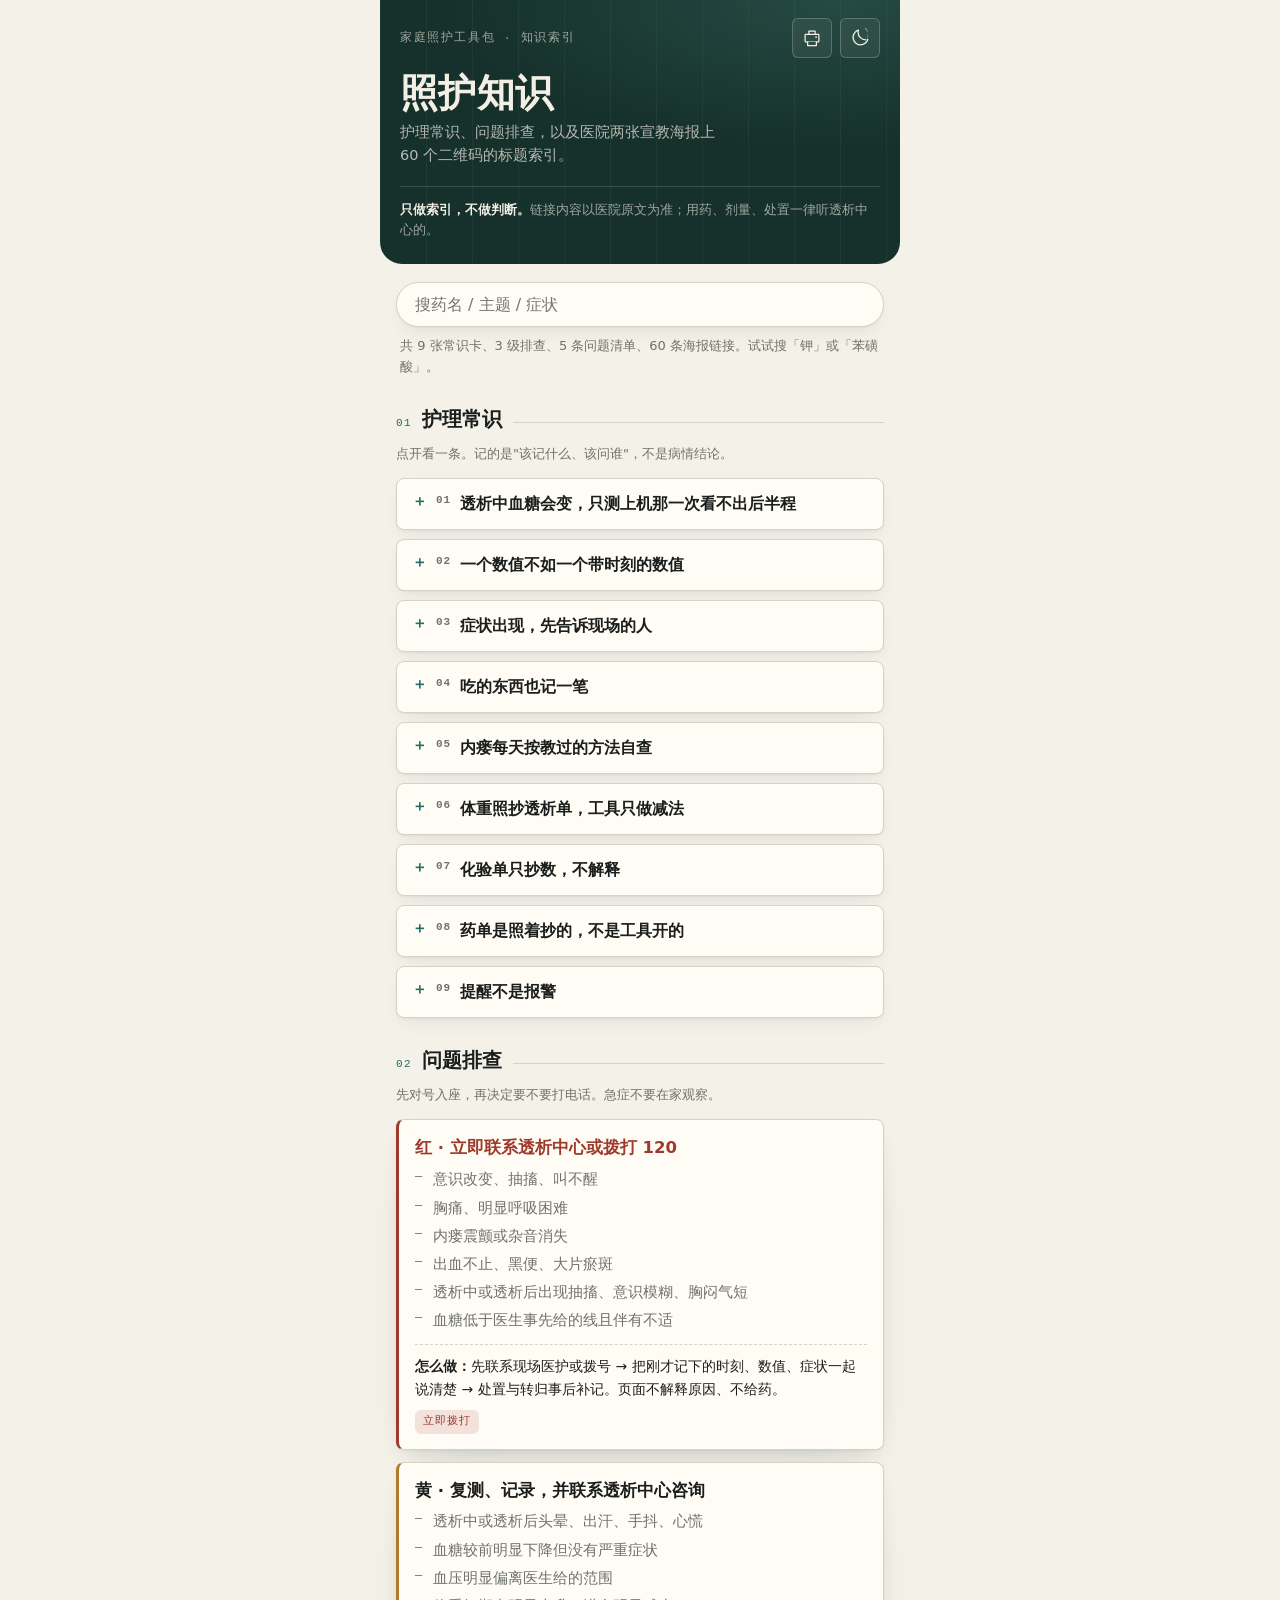
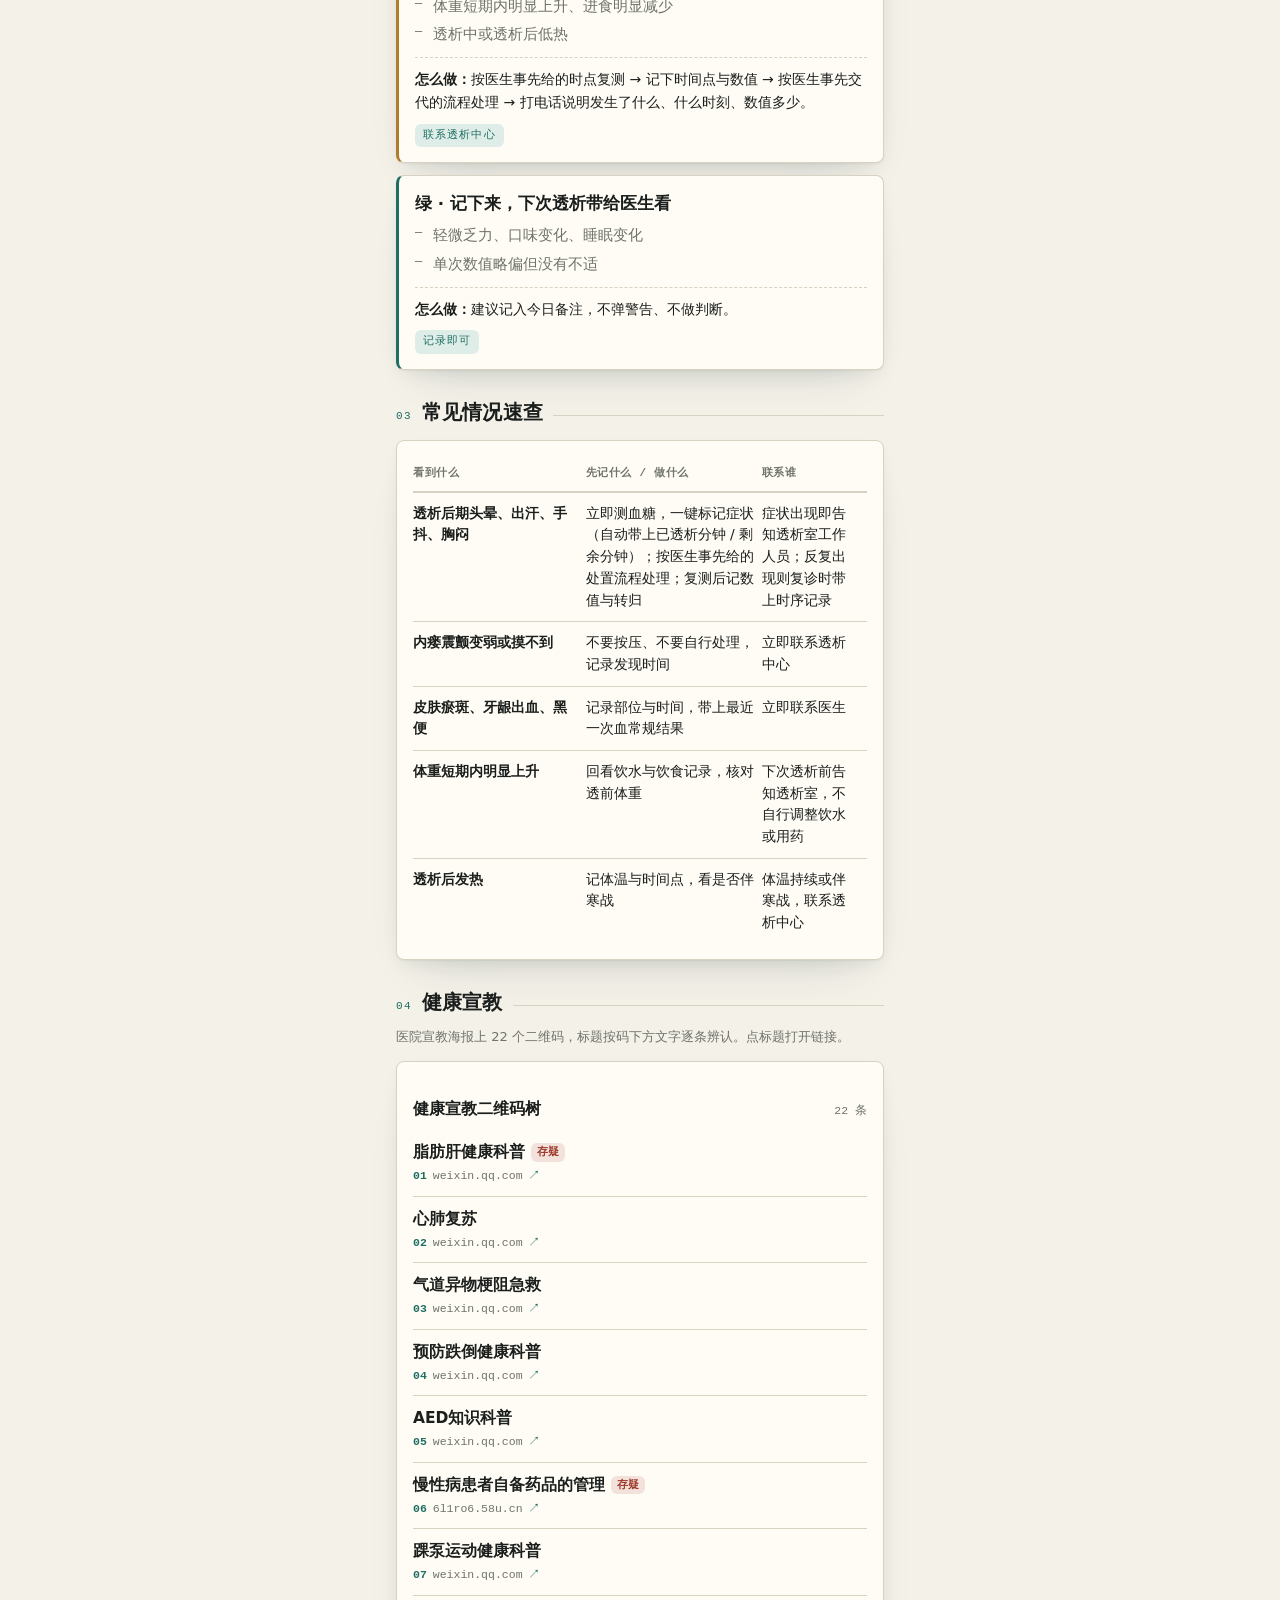
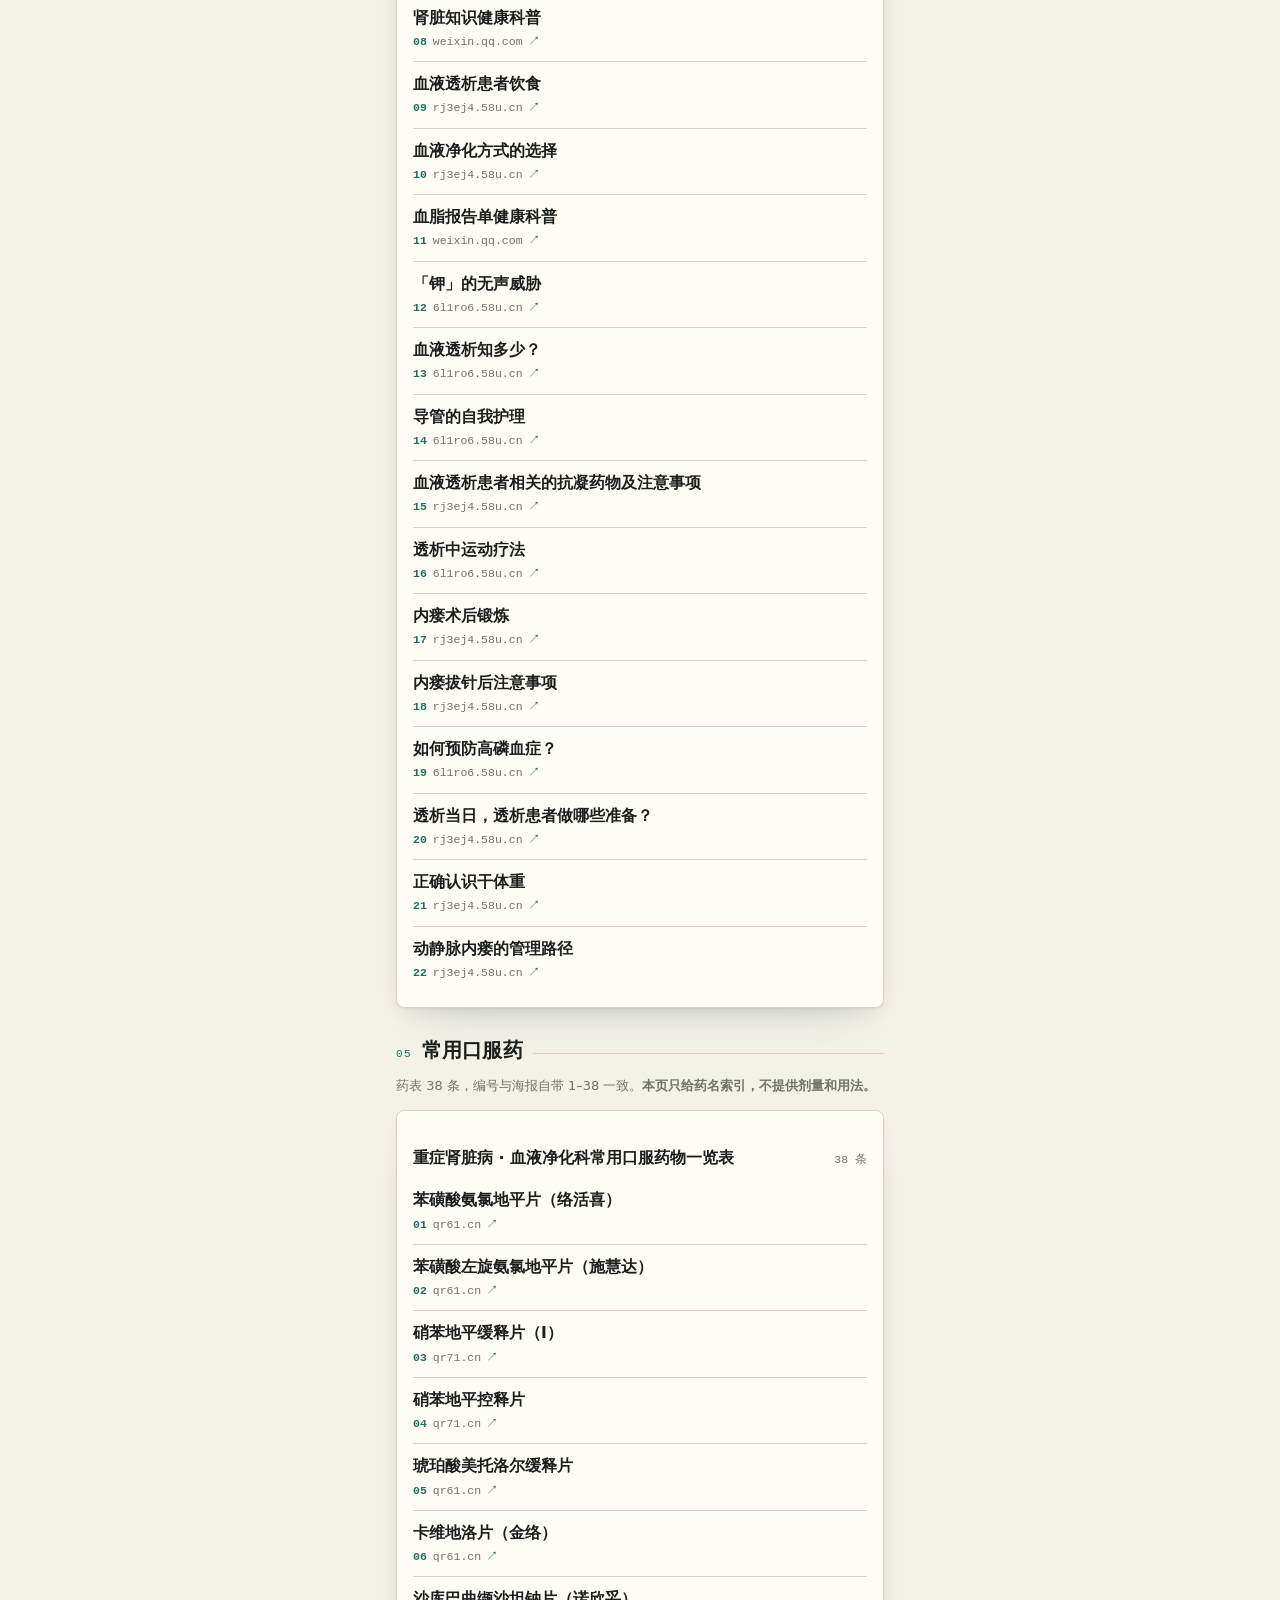
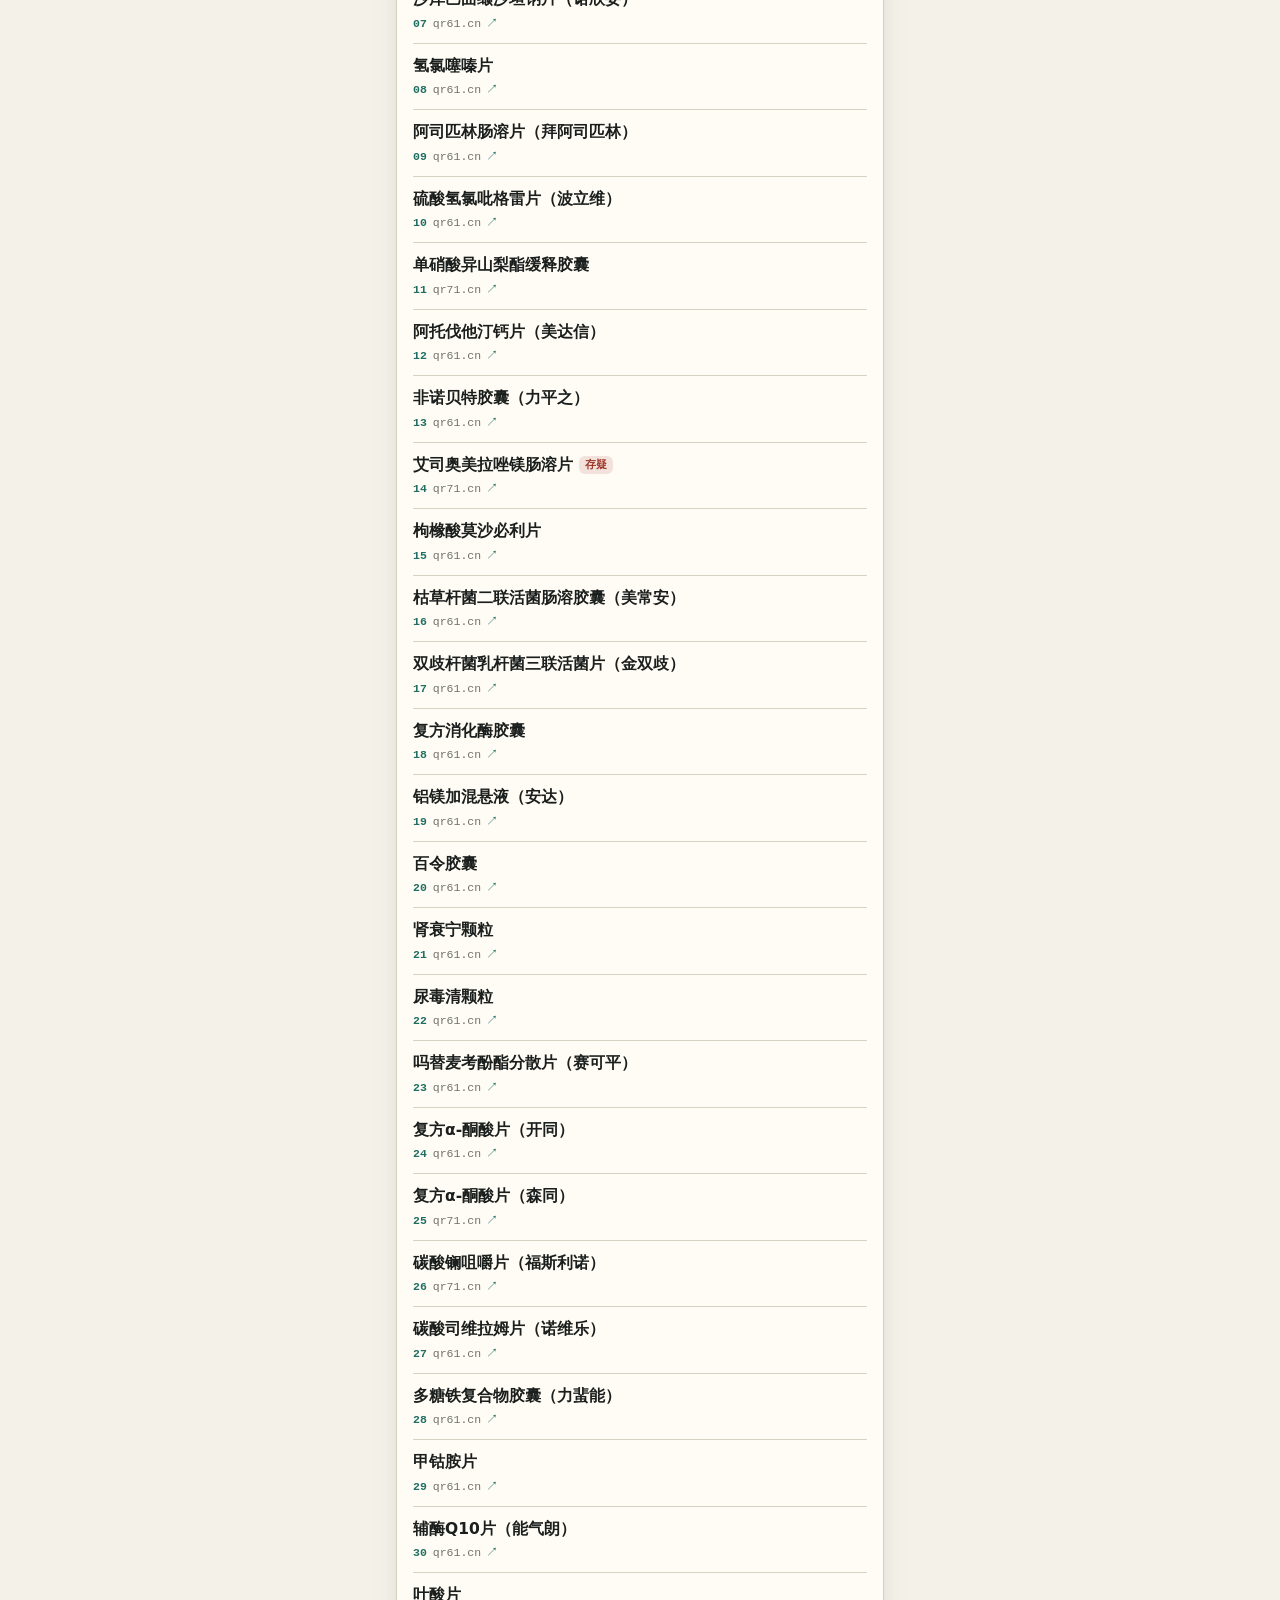
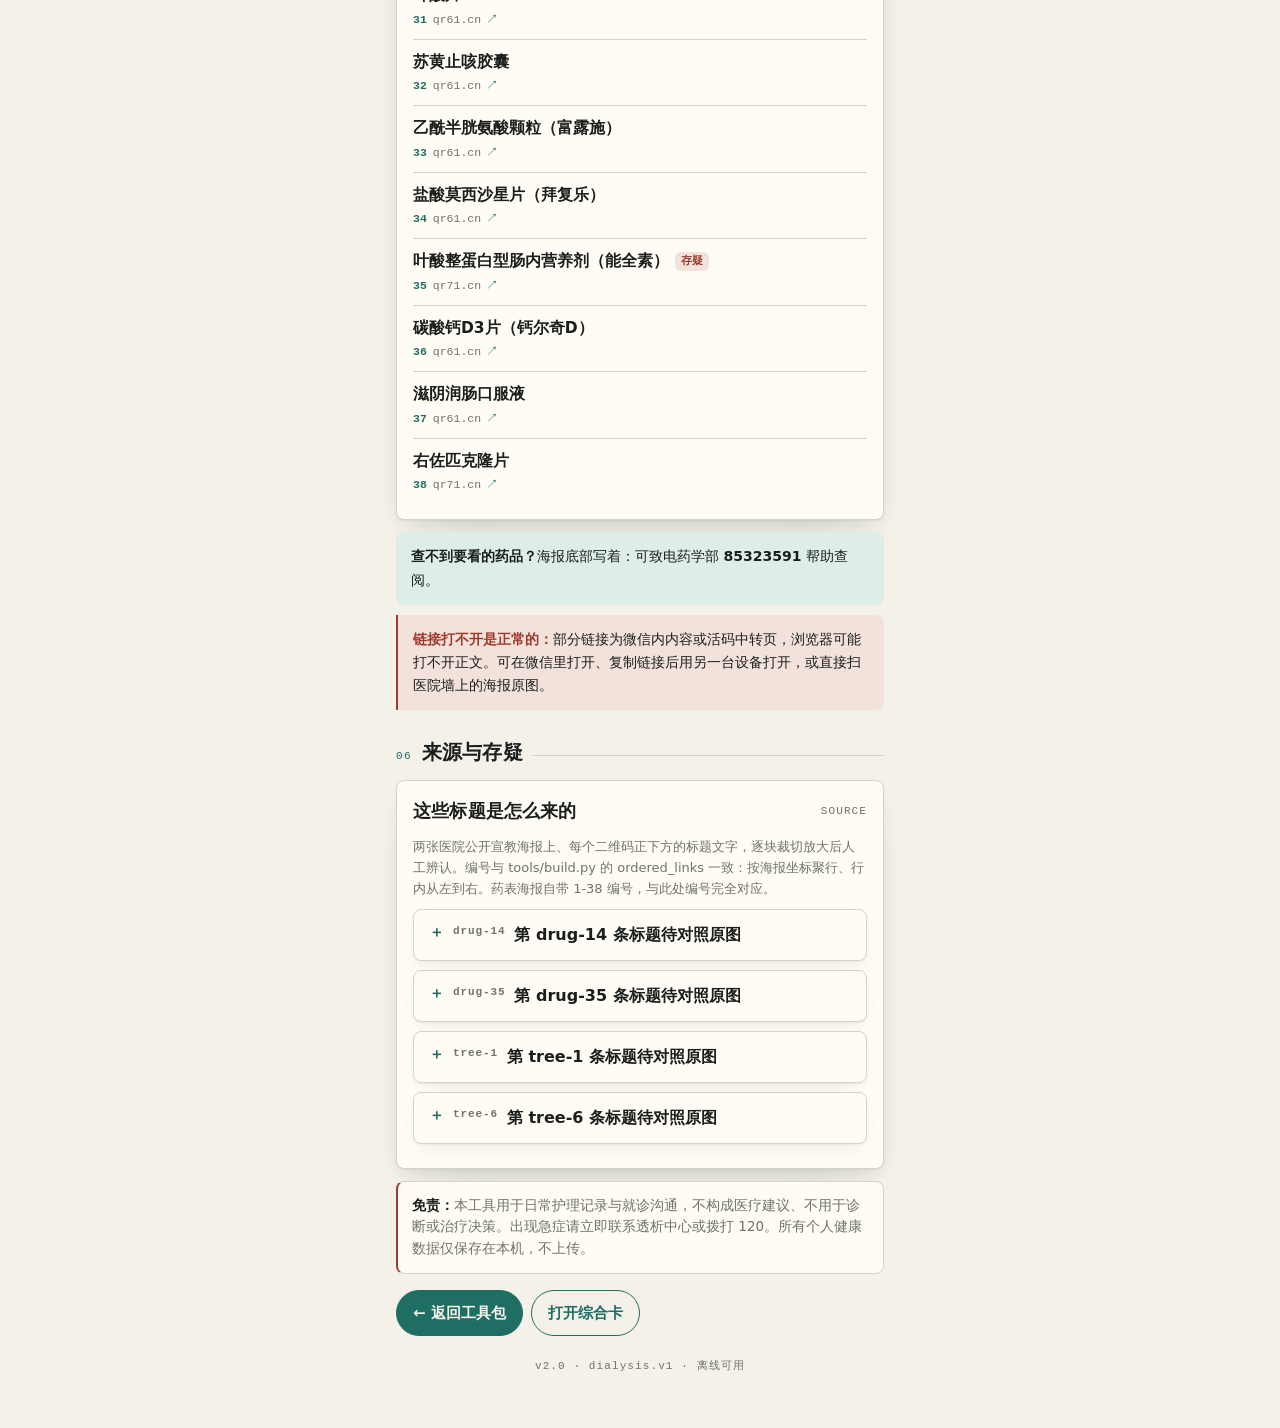
<file: 透析知识速查.html>
<!DOCTYPE html>
<html lang="zh-CN">
<head>
<meta charset="UTF-8">
<meta name="viewport" content="width=device-width, initial-scale=1.0, viewport-fit=cover">
<title>透析照护知识 · 宣教与用药索引</title>
<meta name="theme-color" content="#16302B">
<style>
/* 与综合卡同一套设计变量：暖纸底 + 生理盐水青 + 碘伏砖红 */
:root{
  --canvas:#F4F1E9;--canvas-2:#EAE5D7;--surface:#FFFCF5;--surface-2:#F8F3E7;
  --world:#16302B;--accent:#1F6E63;--accent-soft:#DFEDE8;
  --ink:#1A1E1C;--muted:#6E736B;--line:#D8D2C2;--alert:#9E3A2C;--alert-soft:#F2E2DB;
  --r-shell:22px;--r-card:8px;--r-ctl:6px;--r-pill:999px;
  --shadow-card:0 1px 2px rgba(22,48,43,.05),0 8px 20px -8px rgba(22,48,43,.12),0 26px 48px -28px rgba(22,48,43,.18);
  --f-display:"Songti SC","Source Han Serif SC","Noto Serif SC","SimSun",Georgia,serif;
  --f-body:"PingFang SC","Microsoft YaHei","Hiragino Sans GB",system-ui,-apple-system,sans-serif;
  --f-num:ui-monospace,"SF Mono","Consolas","Roboto Mono",monospace;
}
body.dark{
  color-scheme:dark;
  --canvas:#0C1214;--canvas-2:#080D0F;--surface:#141D1F;--surface-2:#182225;
  --world:#091614;--accent:#5AA99A;--accent-soft:#17302C;
  --ink:#E8E5DA;--muted:#94A09B;--line:#263133;--alert:#D97261;--alert-soft:#2A1A17;
  --shadow-card:0 1px 0 rgba(255,255,255,.04) inset,0 8px 22px -10px rgba(0,0,0,.5);
}
*{box-sizing:border-box;margin:0;padding:0;-webkit-tap-highlight-color:transparent}
html{-webkit-text-size-adjust:100%}
body{background:var(--canvas);color:var(--ink);font-family:var(--f-body);font-size:17px;line-height:1.62;padding-bottom:44px;transition:background-color .25s ease,color .25s ease}
@media (prefers-reduced-motion:reduce){*{transition:none!important;animation:none!important}}
.shell{max-width:520px;margin:0 auto;min-height:100vh;background:var(--canvas)}

.hero{
  position:relative;
  background:
    repeating-linear-gradient(90deg,rgba(255,255,255,.045) 0 1px,transparent 1px 46px),
    radial-gradient(120% 90% at 88% 0%,rgba(90,169,154,.22) 0%,transparent 62%),
    var(--world);
  color:#F3EFE4;padding:calc(18px + env(safe-area-inset-top)) 20px 24px;
  border-radius:0 0 var(--r-shell) var(--r-shell);overflow:hidden;
}
.hero-bar{display:flex;justify-content:space-between;align-items:center;gap:12px}
.mark{font-size:11.5px;letter-spacing:.14em;text-transform:uppercase;color:rgba(243,239,228,.62);font-family:var(--f-num)}
.hero-tools{display:flex;gap:8px;align-items:center}
.iconbtn{
  width:40px;height:40px;flex:0 0 40px;display:grid;place-items:center;
  border:1px solid rgba(243,239,228,.22);border-radius:var(--r-ctl);
  background:rgba(243,239,228,.06);color:#F3EFE4;cursor:pointer;text-decoration:none;
}
.iconbtn svg{width:20px;height:20px}
.hero h1{font-family:var(--f-display);font-weight:700;font-size:clamp(30px,8.4vw,38px);line-height:1.12;letter-spacing:.01em;margin:14px 0 6px}
.hero-sub{font-size:14.5px;color:rgba(243,239,228,.72);max-width:22em}
.hero-foot{margin-top:18px;border-top:1px solid rgba(243,239,228,.16);padding-top:13px;font-size:12.5px;line-height:1.6;color:rgba(243,239,228,.62)}
.hero-foot b{color:#F3EFE4}

main{padding:0 16px 8px}
.sec-head{display:flex;align-items:baseline;gap:10px;margin:26px 0 12px}
.sec-num{font-family:var(--f-num);font-size:11px;letter-spacing:.12em;color:var(--accent)}
.sec-title{font-size:20px;font-weight:700;letter-spacing:.01em}
.sec-rule{flex:1;height:1px;background:var(--line);transform:translateY(-3px)}
.sec-note{font-size:13px;color:var(--muted);margin:-4px 0 14px}

.card{background:var(--surface);border:1px solid var(--line);border-radius:var(--r-card);padding:16px 16px 15px;margin-bottom:12px;box-shadow:var(--shadow-card)}
.card-head{display:flex;align-items:center;justify-content:space-between;gap:10px;margin-bottom:10px}
.card-title{font-size:17.5px;font-weight:700;letter-spacing:.01em}
.meta{font-family:var(--f-num);font-size:11px;letter-spacing:.1em;color:var(--muted);text-transform:uppercase}

/* 搜索 */
.search{position:relative;margin-top:18px}
.search input{
  width:100%;font-family:var(--f-body);font-size:16px;color:var(--ink);
  background:var(--surface);border:1px solid var(--line);border-radius:var(--r-pill);
  padding:12px 42px 12px 18px;box-shadow:var(--shadow-card);
}
.search input:focus{outline:2px solid var(--accent);outline-offset:1px;border-color:transparent}
.search .clr{
  position:absolute;right:6px;top:50%;transform:translateY(-50%);
  width:36px;height:36px;display:none;place-items:center;border:0;background:transparent;
  color:var(--muted);font-size:19px;cursor:pointer;border-radius:var(--r-pill);
}
.search .clr.on{display:grid}
.search-echo{font-size:13px;color:var(--muted);margin-top:8px;padding-left:4px}

/* 折叠式常识卡 */
details.fold{background:var(--surface);border:1px solid var(--line);border-radius:var(--r-card);padding:13px 15px;margin-bottom:9px;box-shadow:var(--shadow-card)}
details.fold summary{cursor:pointer;font-size:16px;font-weight:600;list-style:none;display:flex;align-items:flex-start;gap:9px;line-height:1.5}
details.fold summary::-webkit-details-marker{display:none}
details.fold summary::before{content:"＋";font-family:var(--f-num);color:var(--accent);font-size:15px;flex:0 0 auto}
details.fold[open] summary::before{content:"－"}
details.fold .body{font-size:14.5px;color:var(--muted);margin-top:10px;line-height:1.7;padding-left:24px}
details.fold .ask{margin-top:9px;padding-left:24px;font-size:13.5px;color:var(--accent);line-height:1.6}
details.fold .ask b{font-weight:700}
.idx{font-family:var(--f-num);font-size:11px;color:var(--muted);letter-spacing:.08em}

/* 三级排查 */
.lv{border-left:3px solid var(--line)}
.lv.red{border-left-color:var(--alert)}
.lv.amber{border-left-color:#B07B2C}
.lv.green{border-left-color:var(--accent)}
.lv .card-head{margin-bottom:8px}
.lv h3{font-size:16.5px;font-weight:700;line-height:1.45}
.lv.red h3{color:var(--alert)}
.lv ul{list-style:none;padding-left:0}
.lv li{position:relative;padding-left:18px;font-size:14.5px;color:var(--muted);margin:5px 0;line-height:1.6}
.lv li::before{content:"—";position:absolute;left:0;color:var(--muted);font-family:var(--f-num);font-size:12px}
.lv .step{margin-top:11px;padding-top:10px;border-top:1px dashed var(--line);font-size:14px;line-height:1.65}
.lv .step b{color:var(--ink)}
.calltag{display:inline-block;font-family:var(--f-num);font-size:11px;letter-spacing:.1em;padding:3px 8px;border-radius:var(--r-ctl);background:var(--accent-soft);color:var(--accent);margin-top:9px}
.lv.red .calltag{background:var(--alert-soft);color:var(--alert)}

/* 排查清单表格 */
.chk{width:100%;border-collapse:collapse;font-size:14px}
.chk th{font-family:var(--f-num);font-size:11px;letter-spacing:.06em;color:var(--muted);text-align:left;padding:8px 8px 8px 0;border-bottom:2px solid var(--line);font-weight:600}
.chk td{padding:10px 8px 10px 0;border-bottom:1px solid var(--line);vertical-align:top;line-height:1.55}
.chk tr:last-child td{border-bottom:0}
.chk td:first-child{font-weight:600;width:38%}

/* 链接列表 */
.linklist{list-style:none}
.linklist li{border-top:1px solid var(--line)}
.linklist li:first-child{border-top:0}
.lnk{display:block;text-decoration:none;color:inherit;padding:11px 0;min-height:48px}
.lnk .lt{font-size:15.5px;font-weight:600;line-height:1.5;color:var(--ink)}
.lnk .lm{font-family:var(--f-num);font-size:11.5px;color:var(--muted);margin-top:3px;word-break:break-all;line-height:1.5}
.lnk .lm .no{color:var(--accent);font-weight:600;margin-right:6px}
.lnk .lm .go{color:var(--accent);margin-left:5px}
.lnk:hover .lt,.lnk:focus-visible .lt{color:var(--accent)}
.lnk:focus-visible{outline:2px solid var(--accent);outline-offset:2px;border-radius:var(--r-ctl)}
.doubt{display:inline-block;font-size:11px;font-weight:700;color:var(--alert);background:var(--alert-soft);border-radius:var(--r-ctl);padding:1px 6px;margin-left:6px;vertical-align:2px}
.empty{font-size:14px;color:var(--muted);padding:16px 0;text-align:center}
.group{display:flex;align-items:baseline;justify-content:space-between;gap:10px;margin:18px 0 8px}
.group h3{font-size:16px;font-weight:700}
.group .cnt{font-family:var(--f-num);font-size:11.5px;color:var(--muted)}

.note{background:var(--accent-soft);border-radius:var(--r-card);padding:13px 15px;font-size:14px;line-height:1.65}
.note b{font-weight:700}
.warn{background:var(--alert-soft);border-left:2px solid var(--alert);border-radius:0 var(--r-card) var(--r-card) 0;padding:13px 15px;font-size:14px;line-height:1.65}
.warn b{color:var(--alert);font-weight:700}
.disclaim{border:1px solid var(--line);border-left:2px solid var(--alert);border-radius:var(--r-card);padding:13px 14px;font-size:13.5px;line-height:1.6;color:var(--muted);background:var(--surface)}
.disclaim b{color:var(--ink)}
.foot{font-family:var(--f-num);font-size:11px;letter-spacing:.1em;color:var(--muted);margin-top:22px;text-align:center}
.backline{display:flex;gap:8px;flex-wrap:wrap;margin-top:16px}
.backline a{
  display:inline-flex;align-items:center;justify-content:center;min-height:44px;padding:10px 16px;
  border-radius:var(--r-pill);border:1px solid var(--accent);background:var(--accent);
  color:#F4F1E9;text-decoration:none;font-size:15px;font-weight:600;
}
.backline a.ghost{background:transparent;color:var(--accent)}
.toast{position:fixed;left:50%;transform:translateX(-50%) translateY(10px);bottom:26px;background:var(--world);color:#F3EFE4;font-size:14px;padding:10px 16px;border-radius:var(--r-pill);opacity:0;pointer-events:none;transition:opacity .22s,transform .22s;z-index:60}
.toast.on{opacity:1;transform:translateX(-50%) translateY(0)}

@media print{
  html{background:#fff!important}
  body{background:#fff!important;color:#000!important;padding:0}
  .shell{max-width:none;background:#fff!important}
  .hero{background:#fff!important;color:#000;border-radius:0;border-bottom:2px solid #000;padding:12px 0}
  .hero h1,.hero-sub,.hero-foot,.hero-foot b,.mark{color:#000!important}
  .iconbtn,.search,.toast,.backline{display:none!important}
  .card,details.fold{box-shadow:none;border:1px solid #999;break-inside:avoid}
  details.fold .body,details.fold .ask{display:block!important}
  .lnk .lm{color:#333}
  .sec-head{margin:16px 0 8px}
}
</style>
</head>
<body>
<div class="shell">

  <header class="hero">
    <div class="hero-bar">
      <span class="mark">家庭照护工具包 · 知识索引</span>
      <div class="hero-tools">
        <button class="iconbtn" id="printBtn" aria-label="打印本页" title="打印本页">
          <svg viewBox="0 0 256 256" fill="currentColor" aria-hidden="true"><path d="M208,72H176V40a8,8,0,0,0-8-8H88a8,8,0,0,0-8,8V72H48A16,16,0,0,0,32,88v80a16,16,0,0,0,16,16H64v40a8,8,0,0,0,8,8H184a8,8,0,0,0,8-8V184h16a16,16,0,0,0,16-16V88A16,16,0,0,0,208,72ZM96,48h64V72H96ZM176,216H80V176h96Zm32-48H48V88H208v80Zm-16-52a12,12,0,1,1-12-12A12,12,0,0,1,192,116Z"/></svg>
        </button>
        <button class="iconbtn" id="themeBtn" aria-label="切换夜间模式" title="切换夜间模式">
          <svg viewBox="0 0 256 256" fill="currentColor" aria-hidden="true"><path d="M233.54,142.23a8,8,0,0,0-8-2,88.08,88.08,0,0,1-109.8-109.8,8,8,0,0,0-10-10,104.84,104.84,0,0,0-52.91,37A104,104,0,0,0,136,224a103.09,103.09,0,0,0,62.52-20.88,104.84,104.84,0,0,0,37-52.91A8,8,0,0,0,233.54,142.23ZM188.9,190.34A88,88,0,0,1,65.66,67.11a89,89,0,0,1,31.4-26A106,106,0,0,0,96,56,104.11,104.11,0,0,0,200,160,106,106,0,0,0,14.92-1.06A89,89,0,0,1,188.9,190.34Z"/></svg>
        </button>
      </div>
    </div>
    <h1>照护知识</h1>
    <p class="hero-sub">护理常识、问题排查，以及医院两张宣教海报上 60 个二维码的标题索引。</p>
    <div class="hero-foot"><b>只做索引，不做判断。</b>链接内容以医院原文为准；用药、剂量、处置一律听透析中心的。</div>
  </header>

  <main>

    <div class="search">
      <input id="q" type="search" placeholder="搜药名 / 主题 / 症状" aria-label="搜索知识内容" autocomplete="off">
      <button class="clr" id="clr" aria-label="清空搜索">×</button>
    </div>
    <p class="search-echo" id="echo">共 9 张常识卡、3 级排查、5 条问题清单、60 条海报链接。试试搜「钾」或「苯磺酸」。</p>

    <!-- ========== 01 常识卡 ========== -->
    <section data-sec="cards">
      <div class="sec-head"><span class="sec-num">01</span><span class="sec-title">护理常识</span><span class="sec-rule"></span></div>
      <p class="sec-note">点开看一条。记的是"该记什么、该问谁"，不是病情结论。</p>
      <div id="cards"><details class="fold" data-s="透析中血糖会变，只测上机那一次看不出后半程 透析过程中血糖可能发生变化，不同阶段不一样。把上机、透析中、透析末期、下机、透析后的数值各自记下来，医生才看得出是哪一段在变。 该在哪些时点测、要不要加测，请让透析中心写下来。">
  <summary><span class="idx">01</span><span>透析中血糖会变，只测上机那一次看不出后半程</span></summary>
  <p class="body">透析过程中血糖可能发生变化，不同阶段不一样。把上机、透析中、透析末期、下机、透析后的数值各自记下来，医生才看得出是哪一段在变。</p>
  <p class="ask"><b>该问医生：</b>该在哪些时点测、要不要加测，请让透析中心写下来。</p>
</details>
<details class="fold" data-s="一个数值不如一个带时刻的数值 记血糖时顺手带上「已透析几分钟 / 还剩几分钟」、当时有没有不舒服、有没有刚吃过东西。三次这样记下来，比三十个孤零零的数字有用。 复诊时把这张按分钟排的时间轴打印出来带给医生。">
  <summary><span class="idx">02</span><span>一个数值不如一个带时刻的数值</span></summary>
  <p class="body">记血糖时顺手带上「已透析几分钟 / 还剩几分钟」、当时有没有不舒服、有没有刚吃过东西。三次这样记下来，比三十个孤零零的数字有用。</p>
  <p class="ask"><b>该问医生：</b>复诊时把这张按分钟排的时间轴打印出来带给医生。</p>
</details>
<details class="fold" data-s="症状出现，先告诉现场的人 出汗、手抖、心慌、头晕、胸闷、气短、意识模糊、抽搐，出现就先告知透析室工作人员，不要先翻手机查资料。工具里也是这个顺序：第一个按钮是联系，第二个才是记录。 事后把发生时刻、当时数值、怎么处理、后来怎样补齐。">
  <summary><span class="idx">03</span><span>症状出现，先告诉现场的人</span></summary>
  <p class="body">出汗、手抖、心慌、头晕、胸闷、气短、意识模糊、抽搐，出现就先告知透析室工作人员，不要先翻手机查资料。工具里也是这个顺序：第一个按钮是联系，第二个才是记录。</p>
  <p class="ask"><b>该问医生：</b>事后把发生时刻、当时数值、怎么处理、后来怎样补齐。</p>
</details>
<details class="fold" data-s="吃的东西也记一笔 加餐、进食和血糖记在同一条时间轴上，才看得出吃完之后数值有没有稳住。记「几点吃了什么」就够，不用算热量。 透析日要不要加餐、怎么加，按透析中心交代来。">
  <summary><span class="idx">04</span><span>吃的东西也记一笔</span></summary>
  <p class="body">加餐、进食和血糖记在同一条时间轴上，才看得出吃完之后数值有没有稳住。记「几点吃了什么」就够，不用算热量。</p>
  <p class="ask"><b>该问医生：</b>透析日要不要加餐、怎么加，按透析中心交代来。</p>
</details>
<details class="fold" data-s="内瘘每天按教过的方法自查 按透析中心教的手法查震颤和杂音。摸不到、明显变弱、或和平时不一样，记录发现时间并立即联系透析中心；不要按压、不要自行处理。 自查手法不确定的，下次透析请护士再教一遍。">
  <summary><span class="idx">05</span><span>内瘘每天按教过的方法自查</span></summary>
  <p class="body">按透析中心教的手法查震颤和杂音。摸不到、明显变弱、或和平时不一样，记录发现时间并立即联系透析中心；不要按压、不要自行处理。</p>
  <p class="ask"><b>该问医生：</b>自查手法不确定的，下次透析请护士再教一遍。</p>
</details>
<details class="fold" data-s="体重照抄透析单，工具只做减法 透前、透后体重照单子填，工具会显示与自填干体重的差值。这个差值只是记录，不是脱水量建议，也不能拿来自己调。 干体重有变动，以透析中心最新交代为准。">
  <summary><span class="idx">06</span><span>体重照抄透析单，工具只做减法</span></summary>
  <p class="body">透前、透后体重照单子填，工具会显示与自填干体重的差值。这个差值只是记录，不是脱水量建议，也不能拿来自己调。</p>
  <p class="ask"><b>该问医生：</b>干体重有变动，以透析中心最新交代为准。</p>
</details>
<details class="fold" data-s="化验单只抄数，不解释 把项目名、数值、单位、参考范围、采样日期抄进来，趋势能看变化。指标是什么意思、要不要处理，由医生解释。 把看不懂的项目写进「待问医生」，别自行查结论。">
  <summary><span class="idx">07</span><span>化验单只抄数，不解释</span></summary>
  <p class="body">把项目名、数值、单位、参考范围、采样日期抄进来，趋势能看变化。指标是什么意思、要不要处理，由医生解释。</p>
  <p class="ask"><b>该问医生：</b>把看不懂的项目写进「待问医生」，别自行查结论。</p>
</details>
<details class="fold" data-s="药单是照着抄的，不是工具开的 药名、剂量、时间都由家属照医生开的单子填，今天吃没吃打个勾就行。任何加减、停用、换时间，先问医生。 透析日要不要调整，写进待问医生清单。">
  <summary><span class="idx">08</span><span>药单是照着抄的，不是工具开的</span></summary>
  <p class="body">药名、剂量、时间都由家属照医生开的单子填，今天吃没吃打个勾就行。任何加减、停用、换时间，先问医生。</p>
  <p class="ask"><b>该问医生：</b>透析日要不要调整，写进待问医生清单。</p>
</details>
<details class="fold" data-s="提醒不是报警 页面里的「该测血糖了」只在工具开着的时候出现；手机切到后台、锁屏、清缓存都可能让它停。建议同时用手机自带闹钟兜底，别把这个页面当监护设备。 急症一律联系透析中心或拨打 120，不要等提示。">
  <summary><span class="idx">09</span><span>提醒不是报警</span></summary>
  <p class="body">页面里的「该测血糖了」只在工具开着的时候出现；手机切到后台、锁屏、清缓存都可能让它停。建议同时用手机自带闹钟兜底，别把这个页面当监护设备。</p>
  <p class="ask"><b>该问医生：</b>急症一律联系透析中心或拨打 120，不要等提示。</p>
</details></div>
    </section>

    <!-- ========== 02 三级排查 ========== -->
    <section data-sec="triage">
      <div class="sec-head"><span class="sec-num">02</span><span class="sec-title">问题排查</span><span class="sec-rule"></span></div>
      <p class="sec-note">先对号入座，再决定要不要打电话。急症不要在家观察。</p>
      <div id="triage"><div class="card lv red" data-s="红 · 立即联系透析中心或拨打 120 意识改变、抽搐、叫不醒 胸痛、明显呼吸困难 内瘘震颤或杂音消失 出血不止、黑便、大片瘀斑 透析中或透析后出现抽搐、意识模糊、胸闷气短 血糖低于医生事先给的线且伴有不适 先联系现场医护或拨号 → 把刚才记下的时刻、数值、症状一起说清楚 → 处置与转归事后补记。页面不解释原因、不给药。 立即拨打">
  <div class="card-head"><h3>红 · 立即联系透析中心或拨打 120</h3></div>
  <ul><li>意识改变、抽搐、叫不醒</li><li>胸痛、明显呼吸困难</li><li>内瘘震颤或杂音消失</li><li>出血不止、黑便、大片瘀斑</li><li>透析中或透析后出现抽搐、意识模糊、胸闷气短</li><li>血糖低于医生事先给的线且伴有不适</li></ul>
  <p class="step"><b>怎么做：</b>先联系现场医护或拨号 → 把刚才记下的时刻、数值、症状一起说清楚 → 处置与转归事后补记。页面不解释原因、不给药。</p>
  <span class="calltag">立即拨打</span>
</div>
<div class="card lv amber" data-s="黄 · 复测、记录，并联系透析中心咨询 透析中或透析后头晕、出汗、手抖、心慌 血糖较前明显下降但没有严重症状 血压明显偏离医生给的范围 体重短期内明显上升、进食明显减少 透析中或透析后低热 按医生事先给的时点复测 → 记下时间点与数值 → 按医生事先交代的流程处理 → 打电话说明发生了什么、什么时刻、数值多少。 联系透析中心">
  <div class="card-head"><h3>黄 · 复测、记录，并联系透析中心咨询</h3></div>
  <ul><li>透析中或透析后头晕、出汗、手抖、心慌</li><li>血糖较前明显下降但没有严重症状</li><li>血压明显偏离医生给的范围</li><li>体重短期内明显上升、进食明显减少</li><li>透析中或透析后低热</li></ul>
  <p class="step"><b>怎么做：</b>按医生事先给的时点复测 → 记下时间点与数值 → 按医生事先交代的流程处理 → 打电话说明发生了什么、什么时刻、数值多少。</p>
  <span class="calltag">联系透析中心</span>
</div>
<div class="card lv green" data-s="绿 · 记下来，下次透析带给医生看 轻微乏力、口味变化、睡眠变化 单次数值略偏但没有不适 建议记入今日备注，不弹警告、不做判断。 记录即可">
  <div class="card-head"><h3>绿 · 记下来，下次透析带给医生看</h3></div>
  <ul><li>轻微乏力、口味变化、睡眠变化</li><li>单次数值略偏但没有不适</li></ul>
  <p class="step"><b>怎么做：</b>建议记入今日备注，不弹警告、不做判断。</p>
  <span class="calltag">记录即可</span>
</div></div>
    </section>

    <!-- ========== 03 排查清单 ========== -->
    <section data-sec="checklist">
      <div class="sec-head"><span class="sec-num">03</span><span class="sec-title">常见情况速查</span><span class="sec-rule"></span></div>
      <div class="card" id="checklist"><table class="chk"><thead><tr><th>看到什么</th><th>先记什么 / 做什么</th><th>联系谁</th></tr></thead><tbody>
<tr data-s="透析后期头晕、出汗、手抖、胸闷 立即测血糖，一键标记症状（自动带上已透析分钟 / 剩余分钟）；按医生事先给的处置流程处理；复测后记数值与转归 症状出现即告知透析室工作人员；反复出现则复诊时带上时序记录"><td>透析后期头晕、出汗、手抖、胸闷</td><td>立即测血糖，一键标记症状（自动带上已透析分钟 / 剩余分钟）；按医生事先给的处置流程处理；复测后记数值与转归</td><td>症状出现即告知透析室工作人员；反复出现则复诊时带上时序记录</td></tr>
<tr data-s="内瘘震颤变弱或摸不到 不要按压、不要自行处理，记录发现时间 立即联系透析中心"><td>内瘘震颤变弱或摸不到</td><td>不要按压、不要自行处理，记录发现时间</td><td>立即联系透析中心</td></tr>
<tr data-s="皮肤瘀斑、牙龈出血、黑便 记录部位与时间，带上最近一次血常规结果 立即联系医生"><td>皮肤瘀斑、牙龈出血、黑便</td><td>记录部位与时间，带上最近一次血常规结果</td><td>立即联系医生</td></tr>
<tr data-s="体重短期内明显上升 回看饮水与饮食记录，核对透前体重 下次透析前告知透析室，不自行调整饮水或用药"><td>体重短期内明显上升</td><td>回看饮水与饮食记录，核对透前体重</td><td>下次透析前告知透析室，不自行调整饮水或用药</td></tr>
<tr data-s="透析后发热 记体温与时间点，看是否伴寒战 体温持续或伴寒战，联系透析中心"><td>透析后发热</td><td>记体温与时间点，看是否伴寒战</td><td>体温持续或伴寒战，联系透析中心</td></tr>
</tbody></table></div>
    </section>

    <!-- ========== 04 健康宣教 ========== -->
    <section data-sec="tree">
      <div class="sec-head"><span class="sec-num">04</span><span class="sec-title">健康宣教</span><span class="sec-rule"></span></div>
      <p class="sec-note">医院宣教海报上 22 个二维码，标题按码下方文字逐条辨认。点标题打开链接。</p>
      <div class="card">
        <div class="group"><h3>健康宣教二维码树</h3><span class="cnt" id="cntTree">22 条</span></div>
        <ul class="linklist" id="listTree"><li data-s="脂肪肝健康科普 01 https://weixin.qq.com/sph/AY8y2Lnls weixin.qq.com">
  <a class="lnk" href="https://weixin.qq.com/sph/AY8y2Lnls" target="_blank" rel="noopener noreferrer">
    <div class="lt">脂肪肝健康科普<span class="doubt">存疑</span></div>
    <div class="lm"><span class="no">01</span>weixin.qq.com<span class="go">↗</span></div>
  </a>
</li>
<li data-s="心肺复苏 02 https://weixin.qq.com/sph/AWzEoZSJ1 weixin.qq.com">
  <a class="lnk" href="https://weixin.qq.com/sph/AWzEoZSJ1" target="_blank" rel="noopener noreferrer">
    <div class="lt">心肺复苏</div>
    <div class="lm"><span class="no">02</span>weixin.qq.com<span class="go">↗</span></div>
  </a>
</li>
<li data-s="气道异物梗阻急救 03 https://weixin.qq.com/sph/AbCcgoj9R weixin.qq.com">
  <a class="lnk" href="https://weixin.qq.com/sph/AbCcgoj9R" target="_blank" rel="noopener noreferrer">
    <div class="lt">气道异物梗阻急救</div>
    <div class="lm"><span class="no">03</span>weixin.qq.com<span class="go">↗</span></div>
  </a>
</li>
<li data-s="预防跌倒健康科普 04 https://weixin.qq.com/sph/AjZjU7tFB weixin.qq.com">
  <a class="lnk" href="https://weixin.qq.com/sph/AjZjU7tFB" target="_blank" rel="noopener noreferrer">
    <div class="lt">预防跌倒健康科普</div>
    <div class="lm"><span class="no">04</span>weixin.qq.com<span class="go">↗</span></div>
  </a>
</li>
<li data-s="AED知识科普 05 https://weixin.qq.com/sph/AovbKnNf5 weixin.qq.com">
  <a class="lnk" href="https://weixin.qq.com/sph/AovbKnNf5" target="_blank" rel="noopener noreferrer">
    <div class="lt">AED知识科普</div>
    <div class="lm"><span class="no">05</span>weixin.qq.com<span class="go">↗</span></div>
  </a>
</li>
<li data-s="慢性病患者自备药品的管理 06 https://6l1ro6.58u.cn/a/OzdeQj4/ 6l1ro6.58u.cn">
  <a class="lnk" href="https://6l1ro6.58u.cn/a/OzdeQj4/" target="_blank" rel="noopener noreferrer">
    <div class="lt">慢性病患者自备药品的管理<span class="doubt">存疑</span></div>
    <div class="lm"><span class="no">06</span>6l1ro6.58u.cn<span class="go">↗</span></div>
  </a>
</li>
<li data-s="踝泵运动健康科普 07 https://weixin.qq.com/sph/AFTh3Junj weixin.qq.com">
  <a class="lnk" href="https://weixin.qq.com/sph/AFTh3Junj" target="_blank" rel="noopener noreferrer">
    <div class="lt">踝泵运动健康科普</div>
    <div class="lm"><span class="no">07</span>weixin.qq.com<span class="go">↗</span></div>
  </a>
</li>
<li data-s="肾脏知识健康科普 08 https://weixin.qq.com/sph/A9NwqcmvR weixin.qq.com">
  <a class="lnk" href="https://weixin.qq.com/sph/A9NwqcmvR" target="_blank" rel="noopener noreferrer">
    <div class="lt">肾脏知识健康科普</div>
    <div class="lm"><span class="no">08</span>weixin.qq.com<span class="go">↗</span></div>
  </a>
</li>
<li data-s="血液透析患者饮食 09 https://rj3ej4.58u.cn/a/OzdeqP4/ rj3ej4.58u.cn">
  <a class="lnk" href="https://rj3ej4.58u.cn/a/OzdeqP4/" target="_blank" rel="noopener noreferrer">
    <div class="lt">血液透析患者饮食</div>
    <div class="lm"><span class="no">09</span>rj3ej4.58u.cn<span class="go">↗</span></div>
  </a>
</li>
<li data-s="血液净化方式的选择 10 https://rj3ej4.58u.cn/a/AG2QNEZ/ rj3ej4.58u.cn">
  <a class="lnk" href="https://rj3ej4.58u.cn/a/AG2QNEZ/" target="_blank" rel="noopener noreferrer">
    <div class="lt">血液净化方式的选择</div>
    <div class="lm"><span class="no">10</span>rj3ej4.58u.cn<span class="go">↗</span></div>
  </a>
</li>
<li data-s="血脂报告单健康科普 11 https://weixin.qq.com/sph/A2pjyAIFu weixin.qq.com">
  <a class="lnk" href="https://weixin.qq.com/sph/A2pjyAIFu" target="_blank" rel="noopener noreferrer">
    <div class="lt">血脂报告单健康科普</div>
    <div class="lm"><span class="no">11</span>weixin.qq.com<span class="go">↗</span></div>
  </a>
</li>
<li data-s="「钾」的无声威胁 12 https://6l1ro6.58u.cn/a/bJmVjBv/ 6l1ro6.58u.cn">
  <a class="lnk" href="https://6l1ro6.58u.cn/a/bJmVjBv/" target="_blank" rel="noopener noreferrer">
    <div class="lt">「钾」的无声威胁</div>
    <div class="lm"><span class="no">12</span>6l1ro6.58u.cn<span class="go">↗</span></div>
  </a>
</li>
<li data-s="血液透析知多少？ 13 https://6l1ro6.58u.cn/a/bKorj7n/ 6l1ro6.58u.cn">
  <a class="lnk" href="https://6l1ro6.58u.cn/a/bKorj7n/" target="_blank" rel="noopener noreferrer">
    <div class="lt">血液透析知多少？</div>
    <div class="lm"><span class="no">13</span>6l1ro6.58u.cn<span class="go">↗</span></div>
  </a>
</li>
<li data-s="导管的自我护理 14 https://6l1ro6.58u.cn/a/b1PWe1l/ 6l1ro6.58u.cn">
  <a class="lnk" href="https://6l1ro6.58u.cn/a/b1PWe1l/" target="_blank" rel="noopener noreferrer">
    <div class="lt">导管的自我护理</div>
    <div class="lm"><span class="no">14</span>6l1ro6.58u.cn<span class="go">↗</span></div>
  </a>
</li>
<li data-s="血液透析患者相关的抗凝药物及注意事项 15 https://rj3ej4.58u.cn/a/OkJQ9Jj/ rj3ej4.58u.cn">
  <a class="lnk" href="https://rj3ej4.58u.cn/a/OkJQ9Jj/" target="_blank" rel="noopener noreferrer">
    <div class="lt">血液透析患者相关的抗凝药物及注意事项</div>
    <div class="lm"><span class="no">15</span>rj3ej4.58u.cn<span class="go">↗</span></div>
  </a>
</li>
<li data-s="透析中运动疗法 16 https://6l1ro6.58u.cn/a/b3eD0n1/ 6l1ro6.58u.cn">
  <a class="lnk" href="https://6l1ro6.58u.cn/a/b3eD0n1/" target="_blank" rel="noopener noreferrer">
    <div class="lt">透析中运动疗法</div>
    <div class="lm"><span class="no">16</span>6l1ro6.58u.cn<span class="go">↗</span></div>
  </a>
</li>
<li data-s="内瘘术后锻炼 17 https://rj3ej4.58u.cn/a/R48mg65/ rj3ej4.58u.cn">
  <a class="lnk" href="https://rj3ej4.58u.cn/a/R48mg65/" target="_blank" rel="noopener noreferrer">
    <div class="lt">内瘘术后锻炼</div>
    <div class="lm"><span class="no">17</span>rj3ej4.58u.cn<span class="go">↗</span></div>
  </a>
</li>
<li data-s="内瘘拔针后注意事项 18 https://rj3ej4.58u.cn/a/bDz0QMg/ rj3ej4.58u.cn">
  <a class="lnk" href="https://rj3ej4.58u.cn/a/bDz0QMg/" target="_blank" rel="noopener noreferrer">
    <div class="lt">内瘘拔针后注意事项</div>
    <div class="lm"><span class="no">18</span>rj3ej4.58u.cn<span class="go">↗</span></div>
  </a>
</li>
<li data-s="如何预防高磷血症？ 19 https://6l1ro6.58u.cn/a/b681jq2/ 6l1ro6.58u.cn">
  <a class="lnk" href="https://6l1ro6.58u.cn/a/b681jq2/" target="_blank" rel="noopener noreferrer">
    <div class="lt">如何预防高磷血症？</div>
    <div class="lm"><span class="no">19</span>6l1ro6.58u.cn<span class="go">↗</span></div>
  </a>
</li>
<li data-s="透析当日，透析患者做哪些准备？ 20 https://rj3ej4.58u.cn/a/R48mgwX/ rj3ej4.58u.cn">
  <a class="lnk" href="https://rj3ej4.58u.cn/a/R48mgwX/" target="_blank" rel="noopener noreferrer">
    <div class="lt">透析当日，透析患者做哪些准备？</div>
    <div class="lm"><span class="no">20</span>rj3ej4.58u.cn<span class="go">↗</span></div>
  </a>
</li>
<li data-s="正确认识干体重 21 https://rj3ej4.58u.cn/a/bZj1n6x/ rj3ej4.58u.cn">
  <a class="lnk" href="https://rj3ej4.58u.cn/a/bZj1n6x/" target="_blank" rel="noopener noreferrer">
    <div class="lt">正确认识干体重</div>
    <div class="lm"><span class="no">21</span>rj3ej4.58u.cn<span class="go">↗</span></div>
  </a>
</li>
<li data-s="动静脉内瘘的管理路径 22 https://rj3ej4.58u.cn/a/O8NM0Bz/ rj3ej4.58u.cn">
  <a class="lnk" href="https://rj3ej4.58u.cn/a/O8NM0Bz/" target="_blank" rel="noopener noreferrer">
    <div class="lt">动静脉内瘘的管理路径</div>
    <div class="lm"><span class="no">22</span>rj3ej4.58u.cn<span class="go">↗</span></div>
  </a>
</li></ul>
        <p class="empty" id="emptyTree" hidden>没有匹配的条目。</p>
      </div>
    </section>

    <!-- ========== 05 常用口服药 ========== -->
    <section data-sec="drug">
      <div class="sec-head"><span class="sec-num">05</span><span class="sec-title">常用口服药</span><span class="sec-rule"></span></div>
      <p class="sec-note">药表 38 条，编号与海报自带 1–38 一致。<b>本页只给药名索引，不提供剂量和用法。</b></p>
      <div class="card">
        <div class="group"><h3>重症肾脏病 · 血液净化科常用口服药物一览表</h3><span class="cnt" id="cntDrug">38 条</span></div>
        <ul class="linklist" id="listDrug"><li data-s="苯磺酸氨氯地平片（络活喜） 01 http://qr61.cn/otkFrD/q25waTM qr61.cn">
  <a class="lnk" href="http://qr61.cn/otkFrD/q25waTM" target="_blank" rel="noopener noreferrer">
    <div class="lt">苯磺酸氨氯地平片（络活喜）</div>
    <div class="lm"><span class="no">01</span>qr61.cn<span class="go">↗</span></div>
  </a>
</li>
<li data-s="苯磺酸左旋氨氯地平片（施慧达） 02 http://qr61.cn/otkFrD/qbnhDvM qr61.cn">
  <a class="lnk" href="http://qr61.cn/otkFrD/qbnhDvM" target="_blank" rel="noopener noreferrer">
    <div class="lt">苯磺酸左旋氨氯地平片（施慧达）</div>
    <div class="lm"><span class="no">02</span>qr61.cn<span class="go">↗</span></div>
  </a>
</li>
<li data-s="硝苯地平缓释片（I） 03 http://qr71.cn/otkFrD/qJexZeO qr71.cn">
  <a class="lnk" href="http://qr71.cn/otkFrD/qJexZeO" target="_blank" rel="noopener noreferrer">
    <div class="lt">硝苯地平缓释片（I）</div>
    <div class="lm"><span class="no">03</span>qr71.cn<span class="go">↗</span></div>
  </a>
</li>
<li data-s="硝苯地平控释片 04 http://qr71.cn/otkFrD/qlfstlk qr71.cn">
  <a class="lnk" href="http://qr71.cn/otkFrD/qlfstlk" target="_blank" rel="noopener noreferrer">
    <div class="lt">硝苯地平控释片</div>
    <div class="lm"><span class="no">04</span>qr71.cn<span class="go">↗</span></div>
  </a>
</li>
<li data-s="琥珀酸美托洛尔缓释片 05 http://qr61.cn/otkFrD/qeV7hp2 qr61.cn">
  <a class="lnk" href="http://qr61.cn/otkFrD/qeV7hp2" target="_blank" rel="noopener noreferrer">
    <div class="lt">琥珀酸美托洛尔缓释片</div>
    <div class="lm"><span class="no">05</span>qr61.cn<span class="go">↗</span></div>
  </a>
</li>
<li data-s="卡维地洛片（金络） 06 http://qr61.cn/otkFrD/qp9W0No qr61.cn">
  <a class="lnk" href="http://qr61.cn/otkFrD/qp9W0No" target="_blank" rel="noopener noreferrer">
    <div class="lt">卡维地洛片（金络）</div>
    <div class="lm"><span class="no">06</span>qr61.cn<span class="go">↗</span></div>
  </a>
</li>
<li data-s="沙库巴曲缬沙坦钠片（诺欣妥） 07 http://qr61.cn/otkFrD/q9vIvsA qr61.cn">
  <a class="lnk" href="http://qr61.cn/otkFrD/q9vIvsA" target="_blank" rel="noopener noreferrer">
    <div class="lt">沙库巴曲缬沙坦钠片（诺欣妥）</div>
    <div class="lm"><span class="no">07</span>qr61.cn<span class="go">↗</span></div>
  </a>
</li>
<li data-s="氢氯噻嗪片 08 http://qr61.cn/otkFrD/q1dmc2d qr61.cn">
  <a class="lnk" href="http://qr61.cn/otkFrD/q1dmc2d" target="_blank" rel="noopener noreferrer">
    <div class="lt">氢氯噻嗪片</div>
    <div class="lm"><span class="no">08</span>qr61.cn<span class="go">↗</span></div>
  </a>
</li>
<li data-s="阿司匹林肠溶片（拜阿司匹林） 09 http://qr61.cn/otkFrD/qnsri6k qr61.cn">
  <a class="lnk" href="http://qr61.cn/otkFrD/qnsri6k" target="_blank" rel="noopener noreferrer">
    <div class="lt">阿司匹林肠溶片（拜阿司匹林）</div>
    <div class="lm"><span class="no">09</span>qr61.cn<span class="go">↗</span></div>
  </a>
</li>
<li data-s="硫酸氢氯吡格雷片（波立维） 10 http://qr61.cn/otkFrD/qcU9dpH qr61.cn">
  <a class="lnk" href="http://qr61.cn/otkFrD/qcU9dpH" target="_blank" rel="noopener noreferrer">
    <div class="lt">硫酸氢氯吡格雷片（波立维）</div>
    <div class="lm"><span class="no">10</span>qr61.cn<span class="go">↗</span></div>
  </a>
</li>
<li data-s="单硝酸异山梨酯缓释胶囊 11 http://qr71.cn/otkFrD/qt5xD4z qr71.cn">
  <a class="lnk" href="http://qr71.cn/otkFrD/qt5xD4z" target="_blank" rel="noopener noreferrer">
    <div class="lt">单硝酸异山梨酯缓释胶囊</div>
    <div class="lm"><span class="no">11</span>qr71.cn<span class="go">↗</span></div>
  </a>
</li>
<li data-s="阿托伐他汀钙片（美达信） 12 http://qr61.cn/otkFrD/qeffz9D qr61.cn">
  <a class="lnk" href="http://qr61.cn/otkFrD/qeffz9D" target="_blank" rel="noopener noreferrer">
    <div class="lt">阿托伐他汀钙片（美达信）</div>
    <div class="lm"><span class="no">12</span>qr61.cn<span class="go">↗</span></div>
  </a>
</li>
<li data-s="非诺贝特胶囊（力平之） 13 http://qr61.cn/otkFrD/qdZS54I qr61.cn">
  <a class="lnk" href="http://qr61.cn/otkFrD/qdZS54I" target="_blank" rel="noopener noreferrer">
    <div class="lt">非诺贝特胶囊（力平之）</div>
    <div class="lm"><span class="no">13</span>qr61.cn<span class="go">↗</span></div>
  </a>
</li>
<li data-s="艾司奥美拉唑镁肠溶片 14 http://qr71.cn/otkFrD/qEk08bQ qr71.cn">
  <a class="lnk" href="http://qr71.cn/otkFrD/qEk08bQ" target="_blank" rel="noopener noreferrer">
    <div class="lt">艾司奥美拉唑镁肠溶片<span class="doubt">存疑</span></div>
    <div class="lm"><span class="no">14</span>qr71.cn<span class="go">↗</span></div>
  </a>
</li>
<li data-s="枸橼酸莫沙必利片 15 http://qr61.cn/otkFrD/qGaWIND qr61.cn">
  <a class="lnk" href="http://qr61.cn/otkFrD/qGaWIND" target="_blank" rel="noopener noreferrer">
    <div class="lt">枸橼酸莫沙必利片</div>
    <div class="lm"><span class="no">15</span>qr61.cn<span class="go">↗</span></div>
  </a>
</li>
<li data-s="枯草杆菌二联活菌肠溶胶囊（美常安） 16 http://qr61.cn/otkFrD/qgQTwgJ qr61.cn">
  <a class="lnk" href="http://qr61.cn/otkFrD/qgQTwgJ" target="_blank" rel="noopener noreferrer">
    <div class="lt">枯草杆菌二联活菌肠溶胶囊（美常安）</div>
    <div class="lm"><span class="no">16</span>qr61.cn<span class="go">↗</span></div>
  </a>
</li>
<li data-s="双歧杆菌乳杆菌三联活菌片（金双歧） 17 http://qr61.cn/otkFrD/qPUM2EW qr61.cn">
  <a class="lnk" href="http://qr61.cn/otkFrD/qPUM2EW" target="_blank" rel="noopener noreferrer">
    <div class="lt">双歧杆菌乳杆菌三联活菌片（金双歧）</div>
    <div class="lm"><span class="no">17</span>qr61.cn<span class="go">↗</span></div>
  </a>
</li>
<li data-s="复方消化酶胶囊 18 http://qr61.cn/otkFrD/q8dYic1 qr61.cn">
  <a class="lnk" href="http://qr61.cn/otkFrD/q8dYic1" target="_blank" rel="noopener noreferrer">
    <div class="lt">复方消化酶胶囊</div>
    <div class="lm"><span class="no">18</span>qr61.cn<span class="go">↗</span></div>
  </a>
</li>
<li data-s="铝镁加混悬液（安达） 19 http://qr61.cn/otkFrD/qYdd8nc qr61.cn">
  <a class="lnk" href="http://qr61.cn/otkFrD/qYdd8nc" target="_blank" rel="noopener noreferrer">
    <div class="lt">铝镁加混悬液（安达）</div>
    <div class="lm"><span class="no">19</span>qr61.cn<span class="go">↗</span></div>
  </a>
</li>
<li data-s="百令胶囊 20 http://qr61.cn/otkFrD/qyUSR5U qr61.cn">
  <a class="lnk" href="http://qr61.cn/otkFrD/qyUSR5U" target="_blank" rel="noopener noreferrer">
    <div class="lt">百令胶囊</div>
    <div class="lm"><span class="no">20</span>qr61.cn<span class="go">↗</span></div>
  </a>
</li>
<li data-s="肾衰宁颗粒 21 http://qr61.cn/otkFrD/qeFrm1M qr61.cn">
  <a class="lnk" href="http://qr61.cn/otkFrD/qeFrm1M" target="_blank" rel="noopener noreferrer">
    <div class="lt">肾衰宁颗粒</div>
    <div class="lm"><span class="no">21</span>qr61.cn<span class="go">↗</span></div>
  </a>
</li>
<li data-s="尿毒清颗粒 22 http://qr61.cn/otkFrD/qRIP0VK qr61.cn">
  <a class="lnk" href="http://qr61.cn/otkFrD/qRIP0VK" target="_blank" rel="noopener noreferrer">
    <div class="lt">尿毒清颗粒</div>
    <div class="lm"><span class="no">22</span>qr61.cn<span class="go">↗</span></div>
  </a>
</li>
<li data-s="吗替麦考酚酯分散片（赛可平） 23 http://qr61.cn/otkFrD/qjHgiHM qr61.cn">
  <a class="lnk" href="http://qr61.cn/otkFrD/qjHgiHM" target="_blank" rel="noopener noreferrer">
    <div class="lt">吗替麦考酚酯分散片（赛可平）</div>
    <div class="lm"><span class="no">23</span>qr61.cn<span class="go">↗</span></div>
  </a>
</li>
<li data-s="复方α-酮酸片（开同） 24 http://qr61.cn/otkFrD/qkPtipb qr61.cn">
  <a class="lnk" href="http://qr61.cn/otkFrD/qkPtipb" target="_blank" rel="noopener noreferrer">
    <div class="lt">复方α-酮酸片（开同）</div>
    <div class="lm"><span class="no">24</span>qr61.cn<span class="go">↗</span></div>
  </a>
</li>
<li data-s="复方α-酮酸片（森同） 25 http://qr71.cn/otkFrD/qEC06IU qr71.cn">
  <a class="lnk" href="http://qr71.cn/otkFrD/qEC06IU" target="_blank" rel="noopener noreferrer">
    <div class="lt">复方α-酮酸片（森同）</div>
    <div class="lm"><span class="no">25</span>qr71.cn<span class="go">↗</span></div>
  </a>
</li>
<li data-s="碳酸镧咀嚼片（福斯利诺） 26 http://qr71.cn/otkFrD/ql8Svxn qr71.cn">
  <a class="lnk" href="http://qr71.cn/otkFrD/ql8Svxn" target="_blank" rel="noopener noreferrer">
    <div class="lt">碳酸镧咀嚼片（福斯利诺）</div>
    <div class="lm"><span class="no">26</span>qr71.cn<span class="go">↗</span></div>
  </a>
</li>
<li data-s="碳酸司维拉姆片（诺维乐） 27 http://qr61.cn/otkFrD/qiG7zcd qr61.cn">
  <a class="lnk" href="http://qr61.cn/otkFrD/qiG7zcd" target="_blank" rel="noopener noreferrer">
    <div class="lt">碳酸司维拉姆片（诺维乐）</div>
    <div class="lm"><span class="no">27</span>qr61.cn<span class="go">↗</span></div>
  </a>
</li>
<li data-s="多糖铁复合物胶囊（力蜚能） 28 http://qr61.cn/otkFrD/qv9hf79 qr61.cn">
  <a class="lnk" href="http://qr61.cn/otkFrD/qv9hf79" target="_blank" rel="noopener noreferrer">
    <div class="lt">多糖铁复合物胶囊（力蜚能）</div>
    <div class="lm"><span class="no">28</span>qr61.cn<span class="go">↗</span></div>
  </a>
</li>
<li data-s="甲钴胺片 29 http://qr61.cn/otkFrD/qGmsBM9 qr61.cn">
  <a class="lnk" href="http://qr61.cn/otkFrD/qGmsBM9" target="_blank" rel="noopener noreferrer">
    <div class="lt">甲钴胺片</div>
    <div class="lm"><span class="no">29</span>qr61.cn<span class="go">↗</span></div>
  </a>
</li>
<li data-s="辅酶Q10片（能气朗） 30 http://qr61.cn/otkFrD/q4Hs0V5 qr61.cn">
  <a class="lnk" href="http://qr61.cn/otkFrD/q4Hs0V5" target="_blank" rel="noopener noreferrer">
    <div class="lt">辅酶Q10片（能气朗）</div>
    <div class="lm"><span class="no">30</span>qr61.cn<span class="go">↗</span></div>
  </a>
</li>
<li data-s="叶酸片 31 http://qr61.cn/otkFrD/qRfEyUm qr61.cn">
  <a class="lnk" href="http://qr61.cn/otkFrD/qRfEyUm" target="_blank" rel="noopener noreferrer">
    <div class="lt">叶酸片</div>
    <div class="lm"><span class="no">31</span>qr61.cn<span class="go">↗</span></div>
  </a>
</li>
<li data-s="苏黄止咳胶囊 32 http://qr61.cn/otkFrD/q1bwJci qr61.cn">
  <a class="lnk" href="http://qr61.cn/otkFrD/q1bwJci" target="_blank" rel="noopener noreferrer">
    <div class="lt">苏黄止咳胶囊</div>
    <div class="lm"><span class="no">32</span>qr61.cn<span class="go">↗</span></div>
  </a>
</li>
<li data-s="乙酰半胱氨酸颗粒（富露施） 33 http://qr61.cn/otkFrD/qdAcF5P qr61.cn">
  <a class="lnk" href="http://qr61.cn/otkFrD/qdAcF5P" target="_blank" rel="noopener noreferrer">
    <div class="lt">乙酰半胱氨酸颗粒（富露施）</div>
    <div class="lm"><span class="no">33</span>qr61.cn<span class="go">↗</span></div>
  </a>
</li>
<li data-s="盐酸莫西沙星片（拜复乐） 34 http://qr61.cn/otkFrD/qF9JyUY qr61.cn">
  <a class="lnk" href="http://qr61.cn/otkFrD/qF9JyUY" target="_blank" rel="noopener noreferrer">
    <div class="lt">盐酸莫西沙星片（拜复乐）</div>
    <div class="lm"><span class="no">34</span>qr61.cn<span class="go">↗</span></div>
  </a>
</li>
<li data-s="叶酸整蛋白型肠内营养剂（能全素） 35 http://qr71.cn/otkFrD/qvu0l46 qr71.cn">
  <a class="lnk" href="http://qr71.cn/otkFrD/qvu0l46" target="_blank" rel="noopener noreferrer">
    <div class="lt">叶酸整蛋白型肠内营养剂（能全素）<span class="doubt">存疑</span></div>
    <div class="lm"><span class="no">35</span>qr71.cn<span class="go">↗</span></div>
  </a>
</li>
<li data-s="碳酸钙D3片（钙尔奇D） 36 http://qr61.cn/otkFrD/qYWNE8d qr61.cn">
  <a class="lnk" href="http://qr61.cn/otkFrD/qYWNE8d" target="_blank" rel="noopener noreferrer">
    <div class="lt">碳酸钙D3片（钙尔奇D）</div>
    <div class="lm"><span class="no">36</span>qr61.cn<span class="go">↗</span></div>
  </a>
</li>
<li data-s="滋阴润肠口服液 37 http://qr61.cn/otkFrD/qAn4zsU qr61.cn">
  <a class="lnk" href="http://qr61.cn/otkFrD/qAn4zsU" target="_blank" rel="noopener noreferrer">
    <div class="lt">滋阴润肠口服液</div>
    <div class="lm"><span class="no">37</span>qr61.cn<span class="go">↗</span></div>
  </a>
</li>
<li data-s="右佐匹克隆片 38 http://qr71.cn/otkFrD/qH0yq4a qr71.cn">
  <a class="lnk" href="http://qr71.cn/otkFrD/qH0yq4a" target="_blank" rel="noopener noreferrer">
    <div class="lt">右佐匹克隆片</div>
    <div class="lm"><span class="no">38</span>qr71.cn<span class="go">↗</span></div>
  </a>
</li></ul>
        <p class="empty" id="emptyDrug" hidden>没有匹配的条目。</p>
      </div>
      <div class="note"><b>查不到要看的药品？</b>海报底部写着：可致电药学部 <b>85323591</b> 帮助查阅。</div>
      <div class="warn" style="margin-top:10px"><b>链接打不开是正常的：</b>部分链接为微信内内容或活码中转页，浏览器可能打不开正文。可在微信里打开、复制链接后用另一台设备打开，或直接扫医院墙上的海报原图。</div>
    </section>

    <!-- ========== 06 来源与存疑 ========== -->
    <section data-sec="source">
      <div class="sec-head"><span class="sec-num">06</span><span class="sec-title">来源与存疑</span><span class="sec-rule"></span></div>
      <div class="card">
        <div class="card-head"><span class="card-title">这些标题是怎么来的</span><span class="meta">source</span></div>
        <p class="sec-note" style="margin:0 0 10px">两张医院公开宣教海报上、每个二维码正下方的标题文字，逐块裁切放大后人工辨认。编号与 tools/build.py 的 ordered_links 一致：按海报坐标聚行、行内从左到右。药表海报自带 1-38 编号，与此处编号完全对应。</p>
        <div id="uncertain"><details class="fold" data-s="drug-14 第二行被海报反光遮挡，可见「…镁肠溶片」，按通用药名补全为「艾司奥美拉唑镁肠溶片」，请对照原图确认">
  <summary><span class="idx">drug-14</span><span>第 drug-14 条标题待对照原图</span></summary>
  <p class="body">第二行被海报反光遮挡，可见「…镁肠溶片」，按通用药名补全为「艾司奥美拉唑镁肠溶片」，请对照原图确认</p>
</details>
<details class="fold" data-s="drug-35 图上第一行作「叶酸整蛋白型」，与通用药名写法不一致，按图照抄，未擅自改写">
  <summary><span class="idx">drug-35</span><span>第 drug-35 条标题待对照原图</span></summary>
  <p class="body">图上第一行作「叶酸整蛋白型」，与通用药名写法不一致，按图照抄，未擅自改写</p>
</details>
<details class="fold" data-s="tree-1 小字略糊，辨为「脂肪肝健康科普」，请对照原图确认">
  <summary><span class="idx">tree-1</span><span>第 tree-1 条标题待对照原图</span></summary>
  <p class="body">小字略糊，辨为「脂肪肝健康科普」，请对照原图确认</p>
</details>
<details class="fold" data-s="tree-6 「自备药＿的管理」中间一字被反光白点遮住，按「品」补全，请对照原图确认">
  <summary><span class="idx">tree-6</span><span>第 tree-6 条标题待对照原图</span></summary>
  <p class="body">「自备药＿的管理」中间一字被反光白点遮住，按「品」补全，请对照原图确认</p>
</details></div>
      </div>
      <div class="disclaim" style="margin-top:12px"><b>免责：</b>本工具用于日常护理记录与就诊沟通，不构成医疗建议、不用于诊断或治疗决策。出现急症请立即联系透析中心或拨打 120。所有个人健康数据仅保存在本机，不上传。</div>
    </section>

    <div class="backline">
      <a href="index.html">← 返回工具包</a>
      <a class="ghost" href="透析陪护综合卡.html">打开综合卡</a>
    </div>
    <p class="foot">v2.0 · dialysis.v1 · 离线可用</p>
  </main>
</div>
<div class="toast" id="toast" role="status" aria-live="polite"></div>

<script>
(function(){
  "use strict";
  var KEY = "dialysis.v1";
  var $ = function(id){ return document.getElementById(id); };

  function toast(msg){
    var t = $("toast"); t.textContent = msg; t.classList.add("on");
    clearTimeout(toast.t); toast.t = setTimeout(function(){ t.classList.remove("on"); }, 1900);
  }

  /* 夜间模式与工具包其它页面共用 dialysis.v1 */
  function applyTheme(){
    var dark = false;
    try{ var s = JSON.parse(localStorage.getItem(KEY) || "{}"); dark = s.theme === "dark"; }catch(e){}
    document.body.classList.toggle("dark", dark);
    $("themeBtn").setAttribute("aria-label", dark ? "切换日间模式" : "切换夜间模式");
    document.querySelector('meta[name="theme-color"]').setAttribute("content", dark ? "#091614" : "#16302B");
  }
  $("themeBtn").addEventListener("click", function(){
    var dark = !document.body.classList.contains("dark");
    var s = {};
    try{ s = JSON.parse(localStorage.getItem(KEY) || "{}") || {}; }catch(e){ s = {}; }
    s.theme = dark ? "dark" : "light";
    try{ localStorage.setItem(KEY, JSON.stringify(s)); }catch(e){ toast("这台浏览器不允许保存设置"); }
    applyTheme();
  });
  $("printBtn").addEventListener("click", function(){ window.print(); });

  /* 搜索：过滤常识卡、排查卡、清单行与链接条目 */
  var q = $("q"), clr = $("clr"), echo = $("echo");
  var items = Array.prototype.slice.call(document.querySelectorAll("[data-s]"));
  var sections = Array.prototype.slice.call(document.querySelectorAll("[data-sec]"));
  function norm(s){ return String(s || "").toLowerCase().replace(/\s+/g, ""); }
  function filter(){
    var key = norm(q.value);
    clr.classList.toggle("on", !!key);
    var hit = 0;
    items.forEach(function(el){
      var ok = !key || norm(el.dataset.s).indexOf(key) >= 0 || norm(el.textContent).indexOf(key) >= 0;
      el.hidden = !ok;
      if(ok) hit++;
      /* 命中时自动展开折叠卡，避免"搜到了却看不见" */
      if(ok && key && el.tagName === "DETAILS") el.open = true;
    });
    sections.forEach(function(sec){
      var visible = Array.prototype.slice.call(sec.querySelectorAll("[data-s]")).some(function(el){ return !el.hidden; });
      sec.hidden = !key ? false : !visible;
    });
    ["tree","drug"].forEach(function(g){
      var list = $("list" + g.charAt(0).toUpperCase() + g.slice(1));
      var n = Array.prototype.slice.call(list.children).filter(function(li){ return !li.hidden; }).length;
      $("cnt" + g.charAt(0).toUpperCase() + g.slice(1)).textContent = n + " 条";
      $("empty" + g.charAt(0).toUpperCase() + g.slice(1)).hidden = n > 0;
    });
    echo.textContent = key ? ("找到 " + hit + " 条。清空搜索看全部。") : "共 9 张常识卡、3 级排查、5 条问题清单、60 条海报链接。试试搜「钾」或「苯磺酸」。";
  }
  q.addEventListener("input", filter);
  clr.addEventListener("click", function(){ q.value = ""; filter(); q.focus(); });

  applyTheme();
  filter();
})();
</script>
</body>
</html>
</file>
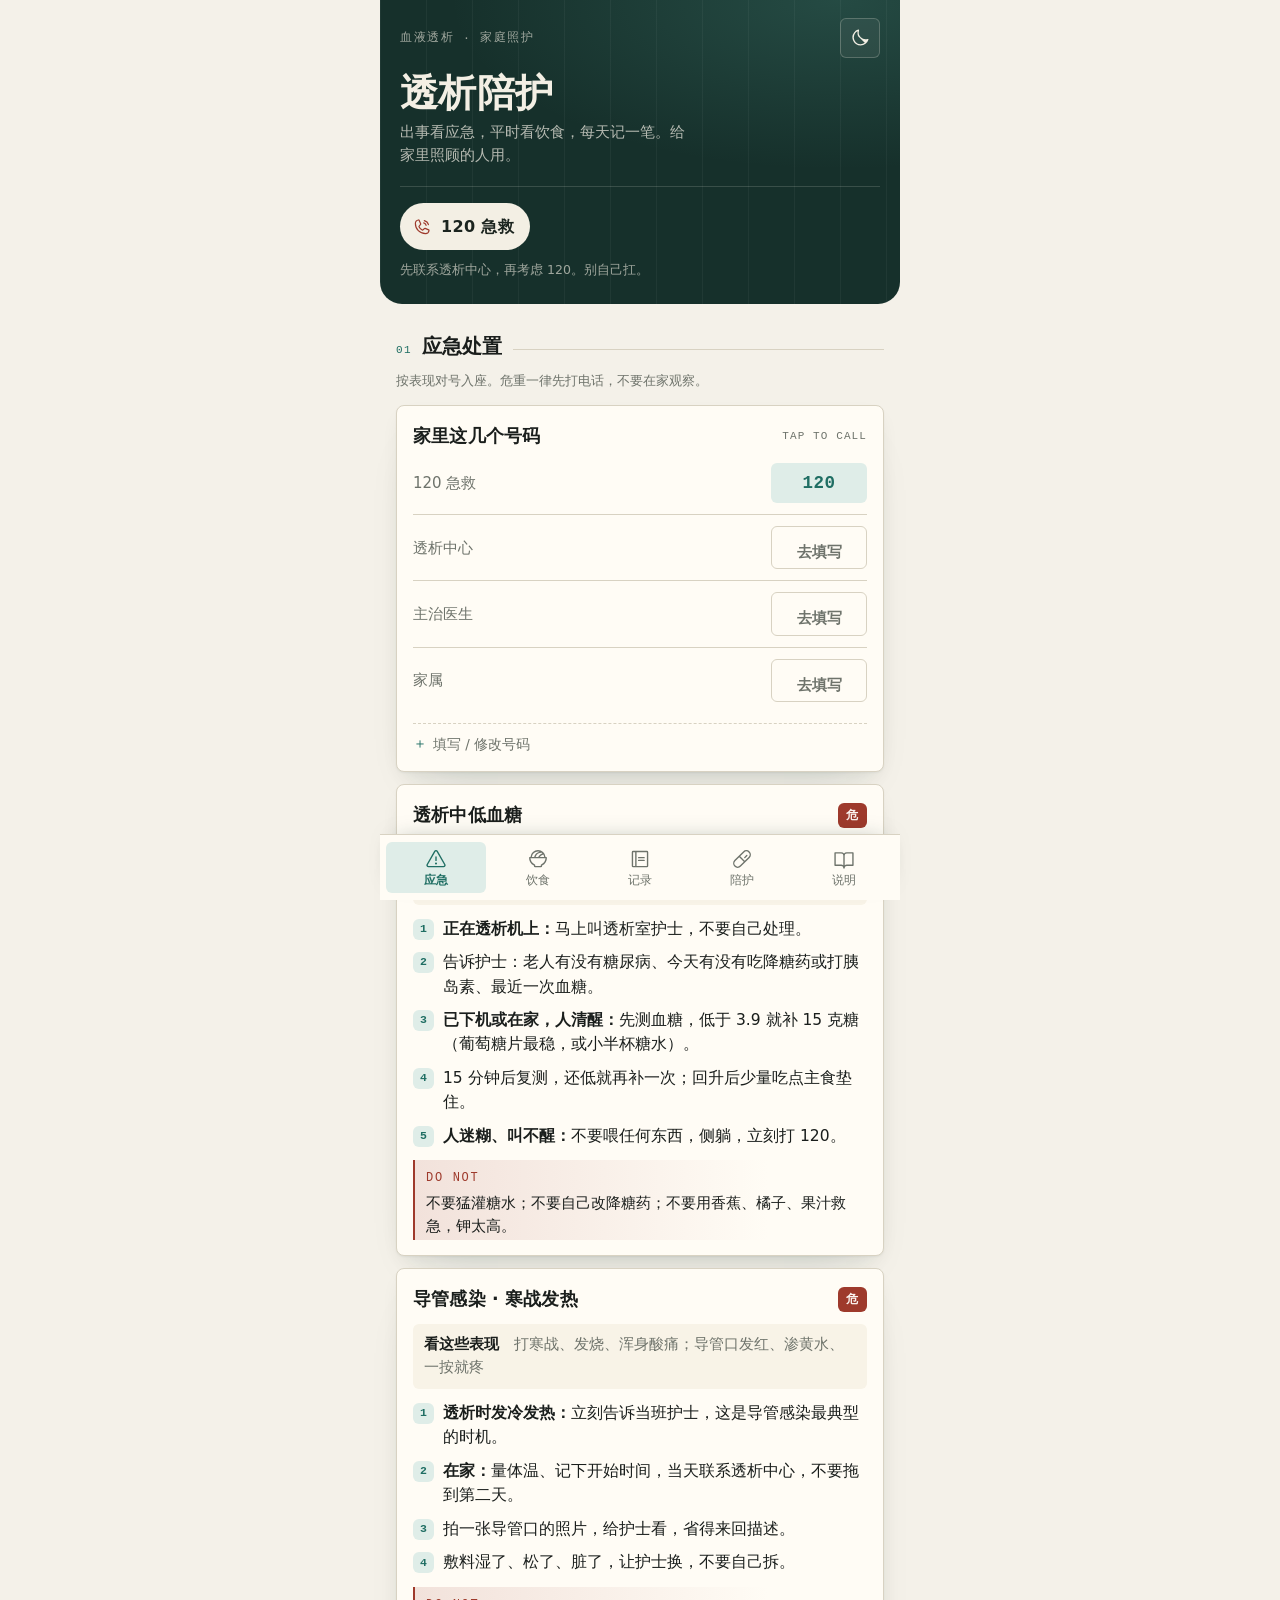
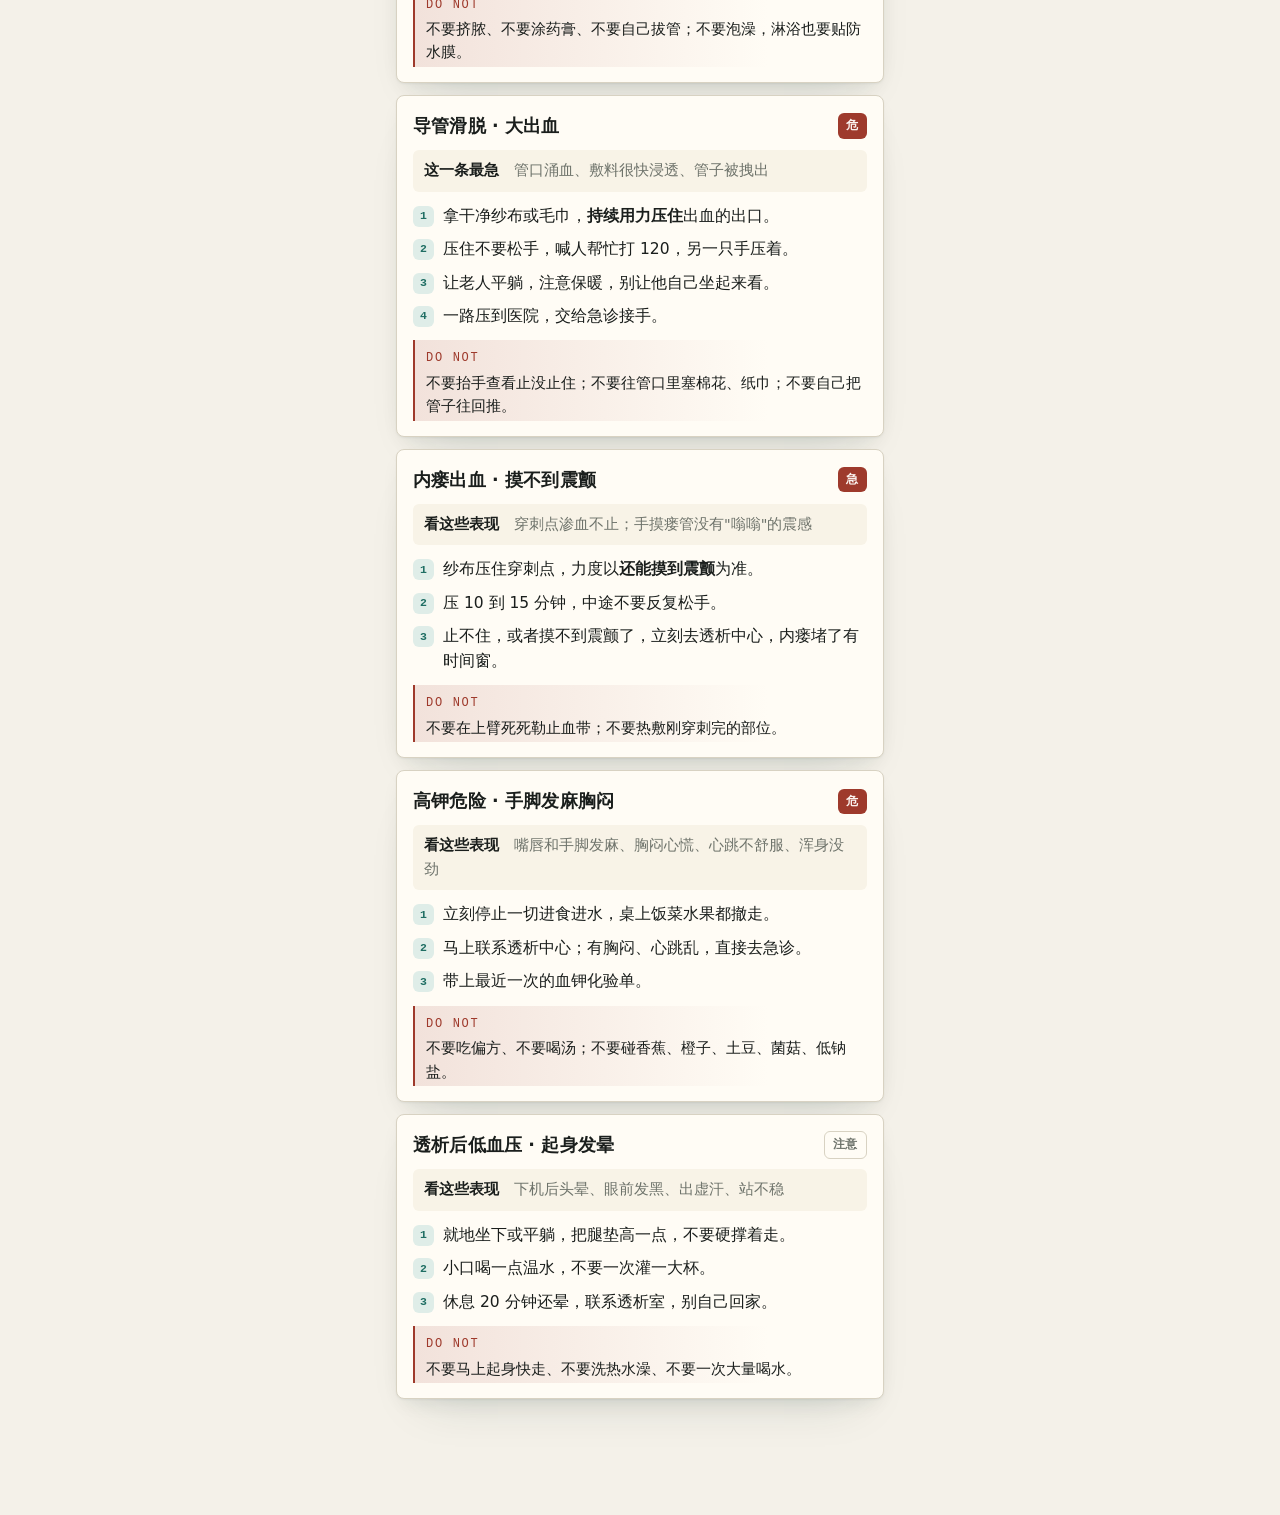
<file: 透析陪护综合卡.html>
<!DOCTYPE html>
<html lang="zh-CN">
<head>
<meta charset="UTF-8">
<meta name="viewport" content="width=device-width, initial-scale=1.0, viewport-fit=cover">
<title>透析陪护 · 应急 饮食 记录 陪护</title>
<meta name="theme-color" content="#16302B">
<style>
/* ---------- 设计变量：暖纸底 + 生理盐水青 + 碘伏砖红（红只用于危重信号） ---------- */
:root{
  --canvas:#F4F1E9;
  --canvas-2:#EAE5D7;
  --surface:#FFFCF5;
  --surface-2:#F8F3E7;
  --world:#16302B;
  --accent:#1F6E63;
  --accent-soft:#DFEDE8;
  --ink:#1A1E1C;
  --muted:#6E736B;
  --line:#D8D2C2;
  --alert:#9E3A2C;
  --alert-soft:#F2E2DB;
  --r-shell:22px;
  --r-card:8px;
  --r-ctl:6px;
  --r-pill:999px;
  --shadow-card:0 1px 2px rgba(22,48,43,.05),0 8px 20px -8px rgba(22,48,43,.12),0 26px 48px -28px rgba(22,48,43,.18);
  --shadow-float:0 2px 4px rgba(22,48,43,.06),0 10px 24px -10px rgba(22,48,43,.18),0 1px 0 rgba(255,255,255,.6) inset;
  --f-display:"Songti SC","Source Han Serif SC","Noto Serif SC","SimSun",Georgia,serif;
  --f-body:"PingFang SC","Microsoft YaHei","Hiragino Sans GB",system-ui,-apple-system,sans-serif;
  --f-num:ui-monospace,"SF Mono","Consolas","Roboto Mono",monospace;
}
body.dark{
  color-scheme:dark;
  --canvas:#0C1214;
  --canvas-2:#080D0F;
  --surface:#141D1F;
  --surface-2:#182225;
  --world:#091614;
  --accent:#5AA99A;
  --accent-soft:#17302C;
  --ink:#E8E5DA;
  --muted:#94A09B;
  --line:#263133;
  --alert:#D97261;
  --alert-soft:#2A1A17;
  --shadow-card:0 1px 0 rgba(255,255,255,.04) inset,0 8px 22px -10px rgba(0,0,0,.5);
  --shadow-float:0 1px 0 rgba(255,255,255,.06) inset,0 10px 28px -12px rgba(0,0,0,.62);
}
*{box-sizing:border-box;margin:0;padding:0;-webkit-tap-highlight-color:transparent}
html{-webkit-text-size-adjust:100%}
body{
  background:var(--canvas);
  color:var(--ink);
  font-family:var(--f-body);
  font-size:17px;
  line-height:1.62;
  padding-bottom:calc(96px + env(safe-area-inset-bottom));
  transition:background-color .25s ease,color .25s ease;
}
@media (prefers-reduced-motion:reduce){*{transition:none!important;animation:none!important}}

.shell{max-width:520px;margin:0 auto;min-height:100vh;background:var(--canvas);position:relative}

/* ---------- 顶部：深色领地 + 输液管细纹 ---------- */
.hero{
  position:relative;
  background:
    repeating-linear-gradient(90deg,rgba(255,255,255,.045) 0 1px,transparent 1px 46px),
    radial-gradient(120% 90% at 88% 0%,rgba(90,169,154,.22) 0%,transparent 62%),
    var(--world);
  color:#F3EFE4;
  padding:calc(18px + env(safe-area-inset-top)) 20px 24px;
  border-radius:0 0 var(--r-shell) var(--r-shell);
  overflow:hidden;
}
.hero-bar{display:flex;justify-content:space-between;align-items:center;gap:12px}
.mark{font-size:11.5px;letter-spacing:.14em;text-transform:uppercase;color:rgba(243,239,228,.62);font-family:var(--f-num)}
.iconbtn{
  width:40px;height:40px;flex:0 0 40px;display:grid;place-items:center;
  border:1px solid rgba(243,239,228,.22);border-radius:var(--r-ctl);
  background:rgba(243,239,228,.06);color:#F3EFE4;cursor:pointer;
}
.iconbtn svg{width:20px;height:20px}
.hero h1{
  font-family:var(--f-display);font-weight:700;
  font-size:clamp(30px,8.4vw,38px);line-height:1.12;letter-spacing:.01em;
  margin:14px 0 6px;
}
.hero-sub{font-size:14.5px;color:rgba(243,239,228,.72);max-width:20em}
.hero-call{
  margin-top:18px;display:flex;flex-direction:column;align-items:flex-start;gap:10px;
  border-top:1px solid rgba(243,239,228,.16);padding-top:16px;
}
.call-main{
  display:inline-flex;align-items:center;gap:9px;
  background:#F3EFE4;color:#1B241F;text-decoration:none;
  padding:11px 16px 11px 13px;border-radius:var(--r-pill);
  font-weight:700;font-size:16px;letter-spacing:.02em;
}
.call-main svg{width:19px;height:19px;color:var(--alert)}
.hero-call small{font-size:12.5px;line-height:1.55;color:rgba(243,239,228,.62)}

/* ---------- 区块 ---------- */
main{padding:0 16px 8px}
.sec-head{display:flex;align-items:baseline;gap:10px;margin:26px 0 12px}
.sec-num{font-family:var(--f-num);font-size:11px;letter-spacing:.12em;color:var(--accent)}
.sec-title{font-size:20px;font-weight:700;letter-spacing:.01em}
.sec-rule{flex:1;height:1px;background:var(--line);transform:translateY(-3px)}
.sec-note{font-size:13px;color:var(--muted);margin:-4px 0 14px}

.card{
  background:var(--surface);border:1px solid var(--line);border-radius:var(--r-card);
  padding:16px 16px 15px;margin-bottom:12px;box-shadow:var(--shadow-card);
}
.card-head{display:flex;align-items:center;justify-content:space-between;gap:10px;margin-bottom:10px}
.card-title{font-size:17.5px;font-weight:700;letter-spacing:.01em}
.meta{font-family:var(--f-num);font-size:11px;letter-spacing:.1em;color:var(--muted);text-transform:uppercase}
.sev{
  flex:0 0 auto;font-size:12px;font-weight:700;letter-spacing:.06em;
  padding:3px 8px;border-radius:var(--r-ctl);
  color:#FBF3EF;background:var(--alert);
}
.sev.low{background:transparent;color:var(--muted);border:1px solid var(--line)}

/* ---------- 电话 ---------- */
.tel-list{list-style:none}
.tel-list li{display:flex;align-items:center;justify-content:space-between;gap:12px;padding:11px 0;border-top:1px solid var(--line)}
.tel-list li:first-child{border-top:0;padding-top:2px}
.tel-role{font-size:15px;color:var(--muted)}
.tel-num{
  flex:0 0 auto;white-space:nowrap;text-align:center;
  display:inline-flex;align-items:center;justify-content:center;
  min-width:96px;min-height:38px;
  font-family:var(--f-num);font-size:17.5px;font-weight:600;letter-spacing:.03em;
  color:var(--accent);text-decoration:none;padding:6px 11px;border-radius:var(--r-ctl);background:var(--accent-soft);
}
.tel-num.empty{color:var(--muted);background:transparent;border:1px solid var(--line);font-family:var(--f-body);font-size:14.5px;font-weight:600;letter-spacing:0}
details.edit{margin-top:10px;border-top:1px dashed var(--line);padding-top:10px}
details.edit summary{cursor:pointer;font-size:13.5px;color:var(--muted);list-style:none;display:flex;align-items:center;gap:6px}
details.edit summary::-webkit-details-marker{display:none}
details.edit summary::before{content:"＋";font-family:var(--f-num);color:var(--accent)}
details.edit[open] summary::before{content:"－"}
.field{margin-top:10px}
.field label{display:block;font-size:12.5px;letter-spacing:.05em;color:var(--muted);margin-bottom:5px}
input,textarea,select{
  width:100%;font-family:var(--f-body);font-size:16px;color:var(--ink);
  background:var(--surface-2);border:1px solid var(--line);border-radius:var(--r-ctl);
  padding:10px 12px;
}
input:focus,textarea:focus,select:focus{outline:2px solid var(--accent);outline-offset:1px;border-color:transparent}
input::placeholder,textarea::placeholder{color:var(--muted);opacity:.45}
textarea{resize:vertical;min-height:76px;line-height:1.55}
.btn{
  display:inline-flex;align-items:center;justify-content:center;gap:7px;
  min-height:44px;padding:11px 16px;border-radius:var(--r-pill);
  border:1px solid var(--accent);background:var(--accent);color:#F4F1E9;
  font-family:var(--f-body);font-size:15.5px;font-weight:600;cursor:pointer;
}
.btn.ghost{background:transparent;color:var(--accent)}
.btn.quiet{background:transparent;color:var(--muted);border-color:var(--line)}
.btn.danger{background:transparent;color:var(--alert);border-color:var(--alert)}
.btn-row{display:flex;gap:8px;flex-wrap:wrap;margin-top:12px}
.btn-row .btn{flex:1 1 auto;min-width:110px}

/* ---------- 应急步骤 ---------- */
.sign{font-size:14.5px;color:var(--muted);background:var(--surface-2);border-radius:var(--r-ctl);padding:9px 11px;margin-bottom:12px}
.sign b{color:var(--ink);font-weight:600}
ol.steps{list-style:none;counter-reset:s}
ol.steps li{
  counter-increment:s;position:relative;padding-left:30px;margin-bottom:9px;font-size:15.5px;line-height:1.58;
}
ol.steps li::before{
  content:counter(s);position:absolute;left:0;top:2px;
  width:21px;height:21px;display:grid;place-items:center;
  font-family:var(--f-num);font-size:11.5px;font-weight:600;
  color:var(--accent);background:var(--accent-soft);border-radius:var(--r-ctl);
}
ol.steps li b{font-weight:600}
.never{
  margin-top:12px;border-left:2px solid var(--alert);padding:2px 0 2px 11px;
  background:linear-gradient(90deg,var(--alert-soft),transparent 78%);
}
.never span{font-size:12px;letter-spacing:.14em;color:var(--alert);font-family:var(--f-num);text-transform:uppercase}
.never p{font-size:15px;color:var(--ink);margin-top:2px;line-height:1.55}

/* ---------- 饮食 ---------- */
.foods{list-style:none;display:grid;grid-template-columns:1fr;gap:0}
.foods li{display:flex;gap:10px;align-items:flex-start;padding:9px 0;border-top:1px solid var(--line);font-size:15.5px}
.foods li:first-child{border-top:0;padding-top:2px}
.foods li em{font-style:normal;font-family:var(--f-num);font-size:11px;color:var(--muted);min-width:1.6em;padding-top:3px}
.tag-no,.tag-lim,.tag-ok{
  display:inline-block;font-size:12px;font-weight:700;letter-spacing:.06em;
  padding:3px 8px;border-radius:var(--r-ctl);margin-bottom:9px;
}
.tag-no{background:var(--world);color:#F0ECE0}
.tag-lim{background:var(--world);color:#F0ECE0;opacity:.72}
.tag-ok{background:var(--accent-soft);color:var(--accent);border:1px solid var(--accent)}
.hint{font-size:13px;color:var(--muted);margin-top:8px;padding-top:8px;border-top:1px dashed var(--line)}
.hint b{color:var(--ink);font-weight:600}

/* ---------- 表单 ---------- */
.grid2{display:grid;grid-template-columns:1fr 1fr;gap:10px}
/* 血糖：值 + 时点 + 低值提醒 */
.glu-row{display:flex;gap:8px;align-items:center;margin-top:5px}
.glu-row input{flex:1;min-width:0}
.glu-row select{flex:0 0 8.6em;width:8.6em;font-size:15px;padding:10px 6px}
.glu-low-num{color:var(--alert);font-weight:700}
.glu-warn{
  margin-top:8px;background:var(--alert-soft);border-left:2px solid var(--alert);
  border-radius:0 var(--r-ctl) var(--r-ctl) 0;padding:9px 11px;
  font-size:13.5px;line-height:1.6;color:var(--ink);
}
.glu-warn b{color:var(--alert)}
.glu-tag{font-style:normal;font-size:11.5px;color:var(--muted);letter-spacing:.04em;margin-left:3px}
.rec-vals .glu-low{color:var(--alert);font-weight:700}
.chips{display:flex;flex-wrap:wrap;gap:7px;margin-top:8px}
.chip{
  border:1px solid var(--line);background:var(--surface-2);color:var(--ink);
  font-family:var(--f-body);font-size:14px;padding:8px 12px;border-radius:var(--r-pill);cursor:pointer;
}
.chip[aria-pressed="true"]{background:var(--accent);border-color:var(--accent);color:#F4F1E9}

/* ---------- 记录列表 ---------- */
.rec{border-top:1px solid var(--line);padding:11px 0}
.rec:first-child{border-top:0}
.rec-top{display:flex;justify-content:space-between;align-items:baseline;gap:10px}
.rec-date{font-family:var(--f-num);font-size:13px;color:var(--muted);letter-spacing:.04em}
.rec-vals{font-family:var(--f-num);font-size:14.5px;margin-top:3px;color:var(--ink)}
.rec-vals i{font-style:normal;color:var(--muted);font-size:11px;margin-right:2px;letter-spacing:.05em}
.rec-tags{display:flex;flex-wrap:wrap;gap:5px;margin-top:6px}
.rec-tags span{font-size:11.5px;color:var(--alert);background:var(--alert-soft);padding:2px 7px;border-radius:var(--r-ctl)}
.rec-note{font-size:13.5px;color:var(--muted);margin-top:5px}
.x{background:none;border:0;color:var(--muted);font-family:var(--f-num);font-size:12px;cursor:pointer;padding:6px 2px}
.empty{font-size:14px;color:var(--muted);padding:14px 0 4px;text-align:center}

/* ---------- 陪护工具 ---------- */
.med{display:flex;align-items:center;gap:10px;padding:10px 0;border-top:1px solid var(--line)}
.med:first-child{border-top:0;padding-top:2px}
.med-time{font-family:var(--f-num);font-size:14px;font-weight:600;color:var(--accent);min-width:4.2em}
.med-main{flex:1;font-size:15px}
.med-main small{display:block;color:var(--muted);font-size:12.5px;margin-top:1px}
.check{display:flex;align-items:center;gap:11px;padding:11px 0;border-top:1px solid var(--line);cursor:pointer}
.check:first-of-type{border-top:0}
.check input{width:22px;height:22px;flex:0 0 22px;accent-color:var(--accent);margin:0}
.check span{font-size:15.5px}
.check input:checked + span{color:var(--muted);text-decoration:line-through}
.week{display:flex;flex-wrap:wrap;gap:6px;margin-top:8px}
.week button{
  min-width:44px;height:40px;border-radius:var(--r-ctl);border:1px solid var(--line);
  background:var(--surface-2);color:var(--ink);font-family:var(--f-body);font-size:14px;cursor:pointer;
}
.week button[aria-pressed="true"]{background:var(--accent);border-color:var(--accent);color:#F4F1E9}

/* ---------- 说明 ---------- */
.prose{font-size:15.5px}
.prose h3{font-size:16px;font-weight:700;margin:16px 0 6px}
.prose p{color:var(--muted);margin-bottom:8px}
.prose p b{color:var(--ink);font-weight:600}
.prose ol,.prose ul{padding-left:20px;color:var(--muted);margin:6px 0 10px}
.prose li{margin:5px 0}
.disclaim{
  border:1px solid var(--line);border-left:2px solid var(--alert);
  border-radius:var(--r-card);padding:13px 14px;font-size:13.5px;line-height:1.6;color:var(--muted);
  background:var(--surface);
}

/* ---------- 底部导航 ---------- */
.tabbar{
  position:fixed;left:50%;transform:translateX(-50%);bottom:0;
  width:min(100%,520px);z-index:40;
  background:var(--surface);border-top:1px solid var(--line);
  padding:7px 6px calc(7px + env(safe-area-inset-bottom));
  display:grid;grid-template-columns:repeat(5,1fr);gap:2px;
  box-shadow:0 -8px 24px -18px rgba(22,48,43,.5);
}
.tab{
  border:0;background:none;color:var(--muted);font-family:var(--f-body);
  display:flex;flex-direction:column;align-items:center;gap:3px;
  padding:6px 2px 5px;border-radius:var(--r-ctl);cursor:pointer;
  font-size:11.5px;letter-spacing:.04em;
}
.tab svg{width:22px;height:22px}
.tab[aria-selected="true"]{color:var(--accent);background:var(--accent-soft)}
.tab[aria-selected="true"] .lbl{font-weight:700}
.panel[hidden]{display:none}
.toast{
  position:fixed;left:50%;transform:translateX(-50%) translateY(10px);bottom:96px;
  background:var(--world);color:#F3EFE4;font-size:14px;padding:10px 16px;border-radius:var(--r-pill);
  opacity:0;pointer-events:none;transition:opacity .22s,transform .22s;z-index:60;
}
.toast.on{opacity:1;transform:translateX(-50%) translateY(0)}
</style>
</head>
<body>
<div class="shell">

  <header class="hero">
    <div class="hero-bar">
      <span class="mark">血液透析 · 家庭照护</span>
      <button class="iconbtn" id="themeBtn" aria-label="切换夜间模式" title="切换夜间模式">
        <svg viewBox="0 0 256 256" fill="currentColor" aria-hidden="true"><path d="M233.54,142.23a8,8,0,0,0-8-2,88.08,88.08,0,0,1-109.8-109.8,8,8,0,0,0-10-10,104.84,104.84,0,0,0-52.91,37A104,104,0,0,0,136,224a103.09,103.09,0,0,0,62.52-20.88,104.84,104.84,0,0,0,37-52.91A8,8,0,0,0,233.54,142.23ZM188.9,190.34A88,88,0,0,1,65.66,67.11a89,89,0,0,1,31.4-26A106,106,0,0,0,96,56,104.11,104.11,0,0,0,104,104,0,0,0,14.92-1.06A89,89,0,0,1,188.9,190.34Z"/></svg>
      </button>
    </div>
    <h1>透析陪护</h1>
    <p class="hero-sub">出事看应急，平时看饮食，每天记一笔。给家里照顾的人用。</p>
    <div class="hero-call">
      <a class="call-main" href="tel:120">
        <svg viewBox="0 0 256 256" fill="currentColor" aria-hidden="true"><path d="M144.27,45.93a8,8,0,0,1,9.8-5.66,86.22,86.22,0,0,1,61.66,61.66,8,8,0,0,1-5.66,9.8A8.23,8.23,0,0,1,208,112a8,8,0,0,1-7.73-5.94,70.35,70.35,0,0,0-50.33-50.33A8,8,0,0,1,144.27,45.93Zm-2.33,41.8c13.79,3.68,22.65,12.54,26.33,26.33A8,8,0,0,0,176,120a8.23,8.23,0,0,0,2.07-.27,8,8,0,0,0,5.66-9.8c-5.12-19.16-18.5-32.54-37.66-37.66a8,8,0,1,0-4.13,15.46Zm81.94,95.35A56.26,56.26,0,0,1,168,232C88.6,232,24,167.4,24,88A56.26,56.26,0,0,1,72.92,32.12a16,16,0,0,1,16.62,9.52l21.12,47.15,0,.12A16,16,0,0,1,109.39,104c-.18.27-.37.52-.57.77L88,129.45c7.49,15.22,23.41,31,38.83,38.51l24.34-20.71a8.12,8.12,0,0,1,.75-.56,16,16,0,0,1,15.17-1.4l.13.06,47.11,21.11A16,16,0,0,1,223.88,183.08Zm-15.88-2s-.07,0-.11,0h0l-47-21.05-24.35,20.71a8.44,8.44,0,0,1-.74.56,16,16,0,0,1-15.75,1.14c-18.73-9.05-37.4-27.58-46.46-46.11a16,16,0,0,1,1-15.7,6.13,6.13,0,0,1,.57-.77L96,95.15l-21-47a.61.61,0,0,1,0-.12A40.2,40.2,0,0,0,40,88,128.14,128.14,0,0,0,168,216,40.21,40.21,0,0,0,208,181.07Z"/></svg>
        <span>120 急救</span>
      </a>
      <small>先联系透析中心，再考虑 120。别自己扛。</small>
    </div>
  </header>

  <main id="flow">

    <!-- ========== 01 应急 ========== -->
    <section class="panel" id="panel-sos" role="tabpanel" aria-labelledby="tab-sos">
      <div class="sec-head"><span class="sec-num">01</span><span class="sec-title">应急处置</span><span class="sec-rule"></span></div>
      <p class="sec-note">按表现对号入座。危重一律先打电话，不要在家观察。</p>

      <div class="card">
        <div class="card-head"><span class="card-title">家里这几个号码</span><span class="meta">tap to call</span></div>
        <ul class="tel-list">
          <li><span class="tel-role">120 急救</span><a class="tel-num" href="tel:120">120</a></li>
          <li><span class="tel-role">透析中心</span><a class="tel-num empty" id="telLinkDialysis" href="tel:">未设置</a></li>
          <li><span class="tel-role">主治医生</span><a class="tel-num empty" id="telLinkDoctor" href="tel:">未设置</a></li>
          <li><span class="tel-role">家属</span><a class="tel-num empty" id="telLinkFamily" href="tel:">未设置</a></li>
        </ul>
        <details class="edit">
          <summary>填写 / 修改号码</summary>
          <div class="field"><label for="telInDialysis">透析中心电话</label><input id="telInDialysis" type="tel" inputmode="tel" placeholder="填科室座机或手机号"></div>
          <div class="field"><label for="telInDoctor">主治医生电话</label><input id="telInDoctor" type="tel" inputmode="tel" placeholder="填能直接找到人的号码"></div>
          <div class="field"><label for="telInFamily">家属电话</label><input id="telInFamily" type="tel" inputmode="tel" placeholder="填主要陪护人号码"></div>
          <div class="btn-row"><button class="btn" id="saveTels">保存号码</button></div>
        </details>
      </div>

      <article class="card">
        <div class="card-head"><span class="card-title">透析中低血糖</span><span class="sev">危</span></div>
        <p class="sign"><b>看这些表现</b>　心慌、出冷汗、手抖、浑身发软、头晕、反应变慢、叫不太应</p>
        <ol class="steps">
          <li><b>正在透析机上：</b>马上叫透析室护士，不要自己处理。</li>
          <li>告诉护士：老人有没有糖尿病、今天有没有吃降糖药或打胰岛素、最近一次血糖。</li>
          <li><b>已下机或在家，人清醒：</b>先测血糖，低于 3.9 就补 15 克糖（葡萄糖片最稳，或小半杯糖水）。</li>
          <li>15 分钟后复测，还低就再补一次；回升后少量吃点主食垫住。</li>
          <li><b>人迷糊、叫不醒：</b>不要喂任何东西，侧躺，立刻打 120。</li>
        </ol>
        <div class="never"><span>do not</span><p>不要猛灌糖水；不要自己改降糖药；不要用香蕉、橘子、果汁救急，钾太高。</p></div>
      </article>

      <article class="card">
        <div class="card-head"><span class="card-title">导管感染 · 寒战发热</span><span class="sev">危</span></div>
        <p class="sign"><b>看这些表现</b>　打寒战、发烧、浑身酸痛；导管口发红、渗黄水、一按就疼</p>
        <ol class="steps">
          <li><b>透析时发冷发热：</b>立刻告诉当班护士，这是导管感染最典型的时机。</li>
          <li><b>在家：</b>量体温、记下开始时间，当天联系透析中心，不要拖到第二天。</li>
          <li>拍一张导管口的照片，给护士看，省得来回描述。</li>
          <li>敷料湿了、松了、脏了，让护士换，不要自己拆。</li>
        </ol>
        <div class="never"><span>do not</span><p>不要挤脓、不要涂药膏、不要自己拔管；不要泡澡，淋浴也要贴防水膜。</p></div>
      </article>

      <article class="card">
        <div class="card-head"><span class="card-title">导管滑脱 · 大出血</span><span class="sev">危</span></div>
        <p class="sign"><b>这一条最急</b>　管口涌血、敷料很快浸透、管子被拽出</p>
        <ol class="steps">
          <li>拿干净纱布或毛巾，<b>持续用力压住</b>出血的出口。</li>
          <li>压住不要松手，喊人帮忙打 120，另一只手压着。</li>
          <li>让老人平躺，注意保暖，别让他自己坐起来看。</li>
          <li>一路压到医院，交给急诊接手。</li>
        </ol>
        <div class="never"><span>do not</span><p>不要抬手查看止没止住；不要往管口里塞棉花、纸巾；不要自己把管子往回推。</p></div>
      </article>

      <article class="card">
        <div class="card-head"><span class="card-title">内瘘出血 · 摸不到震颤</span><span class="sev">急</span></div>
        <p class="sign"><b>看这些表现</b>　穿刺点渗血不止；手摸瘘管没有"嗡嗡"的震感</p>
        <ol class="steps">
          <li>纱布压住穿刺点，力度以<b>还能摸到震颤</b>为准。</li>
          <li>压 10 到 15 分钟，中途不要反复松手。</li>
          <li>止不住，或者摸不到震颤了，立刻去透析中心，内瘘堵了有时间窗。</li>
        </ol>
        <div class="never"><span>do not</span><p>不要在上臂死死勒止血带；不要热敷刚穿刺完的部位。</p></div>
      </article>

      <article class="card">
        <div class="card-head"><span class="card-title">高钾危险 · 手脚发麻胸闷</span><span class="sev">危</span></div>
        <p class="sign"><b>看这些表现</b>　嘴唇和手脚发麻、胸闷心慌、心跳不舒服、浑身没劲</p>
        <ol class="steps">
          <li>立刻停止一切进食进水，桌上饭菜水果都撤走。</li>
          <li>马上联系透析中心；有胸闷、心跳乱，直接去急诊。</li>
          <li>带上最近一次的血钾化验单。</li>
        </ol>
        <div class="never"><span>do not</span><p>不要吃偏方、不要喝汤；不要碰香蕉、橙子、土豆、菌菇、低钠盐。</p></div>
      </article>

      <article class="card">
        <div class="card-head"><span class="card-title">透析后低血压 · 起身发晕</span><span class="sev low">注意</span></div>
        <p class="sign"><b>看这些表现</b>　下机后头晕、眼前发黑、出虚汗、站不稳</p>
        <ol class="steps">
          <li>就地坐下或平躺，把腿垫高一点，不要硬撑着走。</li>
          <li>小口喝一点温水，不要一次灌一大杯。</li>
          <li>休息 20 分钟还晕，联系透析室，别自己回家。</li>
        </ol>
        <div class="never"><span>do not</span><p>不要马上起身快走、不要洗热水澡、不要一次大量喝水。</p></div>
      </article>
    </section>

    <!-- ========== 02 饮食 ========== -->
    <section class="panel" id="panel-diet" role="tabpanel" aria-labelledby="tab-diet" hidden>
      <div class="sec-head"><span class="sec-num">02</span><span class="sec-title">饮食速查</span><span class="sec-rule"></span></div>
      <p class="sec-note">买菜做饭前扫一眼。化验单不一样，忌口也跟着变，听主管医生的。</p>

      <div class="card">
        <div class="card-head"><span class="card-title">去钾的做法，比忌口更管用</span><span class="meta">method</span></div>
        <ol class="steps">
          <li>蔬菜切薄片，<b>开水焯 3 分钟</b>，把水倒掉，再炒或凉拌。</li>
          <li>土豆、红薯、山药切丝切片，先泡水 30 分钟再焯。</li>
          <li>不喝菜汤、肉汤、火锅汤——钾都煮到汤里了。</li>
          <li>水果少量、分次，不榨汁（一杯果汁顶好几个水果）。</li>
        </ol>
      </div>

      <div class="card">
        <div class="card-head"><span class="card-title">尽量不吃</span><span class="meta">high potassium</span></div>
        <span class="tag-no">高钾</span>
        <ul class="foods">
          <li><em>01</em><span>香蕉、橙子、橘子、猕猴桃、榴莲、牛油果</span></li>
          <li><em>02</em><span>土豆、山药、芋头、红薯、南瓜（量大时）</span></li>
          <li><em>03</em><span>香菇、金针菇、木耳、紫菜、海带</span></li>
          <li><em>04</em><span>坚果、瓜子、花生、豆类</span></li>
          <li><em>05</em><span>浓汤、鸡汤、骨头汤、火锅汤</span></li>
          <li><em>06</em><span><b>低钠盐</b>（含钾，很多家庭都踩这个坑）</span></li>
        </ul>
        <p class="hint"><b>提醒：</b>血钾刚超标那几天，这一栏一口都别碰。</p>
      </div>

      <div class="card">
        <div class="card-head"><span class="card-title">限量吃</span><span class="meta">small portion</span></div>
        <span class="tag-lim">控量</span>
        <ul class="foods">
          <li><em>01</em><span>苹果、梨、草莓、菠萝：一次一小块，不天天吃</span></li>
          <li><em>02</em><span>番茄、黄瓜、冬瓜、丝瓜：焯水后再做</span></li>
          <li><em>03</em><span>鸡蛋：一天最多一个，蛋黄别加量</span></li>
          <li><em>04</em><span>瘦肉：少量，不吃肥肉和动物内脏</span></li>
        </ul>
        <p class="hint"><b>吃完留意：</b>手脚发麻、心慌，马上停。</p>
      </div>

      <div class="card">
        <div class="card-head"><span class="card-title">低血糖救急专用</span><span class="meta">low glucose only</span></div>
        <span class="tag-ok">低钾 · 快吸收</span>
        <ul class="foods">
          <li><em>01</em><span><b>葡萄糖片 15 克</b>：液体少、钾低，首选</span></li>
          <li><em>02</em><span>白糖冲水：小半杯，水越少越好</span></li>
          <li><em>03</em><span>血糖回升后：一小片馒头或面包垫住</span></li>
        </ul>
        <p class="hint"><b>别用：</b>香蕉、橘子、果汁救急，升糖同时把钾也升上去。</p>
      </div>

      <div class="card">
        <div class="card-head"><span class="card-title">每天能喝多少水</span><span class="meta">fluid</span></div>
        <ol class="steps">
          <li>总量＝前一天尿量 ＋ 500 毫升（<b>以医生给的数为准</b>）。</li>
          <li>粥、汤、水果、牛奶、输液以外的饮料，<b>全都算水</b>。</li>
          <li>两次透析之间，体重增长不超过干体重的 5%。</li>
          <li>口渴就含小块冰、漱漱口，别大口灌。</li>
        </ol>
      </div>

      <div class="card">
        <div class="card-head"><span class="card-title">高磷：痒、骨头痛</span><span class="meta">phosphate</span></div>
        <ul class="foods">
          <li><em>01</em><span>火腿肠、罐头、腊肉等加工肉</span></li>
          <li><em>02</em><span>可乐、奶茶、碳酸饮料</span></li>
          <li><em>03</em><span>巧克力、芝士、奶油</span></li>
          <li><em>04</em><span>动物内脏、虾皮、坚果</span></li>
        </ul>
        <p class="hint"><b>磷结合剂：</b>跟着饭一起嚼着吃，饭后再吃等于没吃。</p>
      </div>
    </section>

    <!-- ========== 03 记录 ========== -->
    <section class="panel" id="panel-record" role="tabpanel" aria-labelledby="tab-record" hidden>
      <div class="sec-head"><span class="sec-num">03</span><span class="sec-title">每日记录</span><span class="sec-rule"></span></div>
      <p class="sec-note">早上称一次、量一次，两分钟。复诊时把记录导出来给医生看。</p>

      <div class="card">
        <div class="card-head"><span class="card-title">今天这一笔</span><span class="meta" id="todayLabel">today</span></div>
        <div class="grid2">
          <div class="field"><label for="recDate">日期</label><input id="recDate" type="date"></div>
          <div class="field"><label for="recWeight">晨起体重 kg</label><input id="recWeight" inputmode="decimal" placeholder="60.2"></div>
          <div class="field"><label for="recBp">血压 高/低</label><input id="recBp" inputmode="numeric" placeholder="140/80"></div>
          <div class="field"><label for="recUrine">尿量 ml</label><input id="recUrine" inputmode="numeric" placeholder="300"></div>
          <div class="field"><label for="recUf">本次超滤 L</label><input id="recUf" inputmode="decimal" placeholder="2.0"></div>
        </div>

        <div class="field">
          <label for="recGlu">血糖 mmol/L</label>
          <div class="glu-row">
            <input id="recGlu" inputmode="decimal" placeholder="5.6">
            <select id="recGluAt" aria-label="测血糖的时间点">
              <option value="">测于</option>
              <option value="空腹">空腹</option>
              <option value="早餐后">早餐后</option>
              <option value="透析前">透析前</option>
              <option value="透析中">透析中</option>
              <option value="透析后">透析后</option>
              <option value="睡前">睡前</option>
            </select>
          </div>
          <p class="glu-warn" id="gluWarn" hidden></p>
        </div>

        <div class="field"><label>今天有没有这些情况（可多选）</label>
          <div class="chips" id="symptomChips">
            <button class="chip" aria-pressed="false" data-sym="低血糖">低血糖</button>
            <button class="chip" aria-pressed="false" data-sym="抽筋">抽筋</button>
            <button class="chip" aria-pressed="false" data-sym="低血压">低血压</button>
            <button class="chip" aria-pressed="false" data-sym="发热寒战">发热寒战</button>
            <button class="chip" aria-pressed="false" data-sym="导管红肿">导管红肿</button>
            <button class="chip" aria-pressed="false" data-sym="内瘘异常">内瘘异常</button>
          </div>
        </div>

        <div class="field"><label for="recNote">备注</label><textarea id="recNote" placeholder="吃了什么、透析时的情况、有没有不舒服"></textarea></div>

        <div class="btn-row">
          <button class="btn" id="saveRec">保存这一笔</button>
          <button class="btn quiet" id="clearForm">清空</button>
        </div>
      </div>

      <div class="card">
        <div class="card-head"><span class="card-title">历史记录</span><span class="meta" id="recCount">0 条</span></div>
        <div id="recList"><p class="empty">还没有记录。填完点上面的保存。</p></div>
        <div class="btn-row">
          <button class="btn ghost" id="exportTxt">导出给医生</button>
        </div>
      </div>

      <p class="disclaim">数据只存在这台手机的浏览器里，不上传网络。清理浏览器缓存会丢失，重要记录请定期导出备份。</p>
    </section>

    <!-- ========== 04 陪护 ========== -->
    <section class="panel" id="panel-care" role="tabpanel" aria-labelledby="tab-care" hidden>
      <div class="sec-head"><span class="sec-num">04</span><span class="sec-title">陪护工具</span><span class="sec-rule"></span></div>
      <p class="sec-note">喂药、出门、复诊，三件最容易漏的事，都放这儿。</p>

      <div class="card">
        <div class="card-head"><span class="card-title">吃药清单</span><span class="meta" id="medCount">0 项</span></div>
        <div id="medList"><p class="empty">还没有药。下面填一条加进来。</p></div>
        <div class="field"><label for="medName">药名</label><input id="medName" placeholder="例：碳酸司维拉姆"></div>
        <div class="grid2">
          <div class="field"><label for="medTime">时间</label><input id="medTime" placeholder="早 8 点 / 随餐"></div>
          <div class="field"><label for="medDose">剂量</label><input id="medDose" placeholder="1 片"></div>
        </div>
        <div class="field"><label for="medNote">注意</label><input id="medNote" placeholder="例：随餐嚼服，不要饭后再吃"></div>
        <div class="btn-row"><button class="btn" id="addMed">加一条</button></div>
      </div>

      <div class="card">
        <div class="card-head"><span class="card-title">透析排班</span><span class="meta">weekly</span></div>
        <div class="week" id="weekChips">
          <button aria-pressed="false" data-day="一">一</button>
          <button aria-pressed="false" data-day="二">二</button>
          <button aria-pressed="false" data-day="三">三</button>
          <button aria-pressed="false" data-day="四">四</button>
          <button aria-pressed="false" data-day="五">五</button>
          <button aria-pressed="false" data-day="六">六</button>
          <button aria-pressed="false" data-day="日">日</button>
        </div>
        <div class="field"><label for="schedTime">时段</label>
          <select id="schedTime">
            <option value="">选一个</option>
            <option>上午</option><option>下午</option><option>晚上</option>
          </select>
        </div>
        <p class="hint" id="schedEcho">还没选。</p>
      </div>

      <div class="card">
        <div class="card-head"><span class="card-title">出门打包</span><span class="meta">checklist</span></div>
        <label class="check"><input type="checkbox" data-pack="透析卡、病历、化验单"><span>透析卡、病历、化验单</span></label>
        <label class="check"><input type="checkbox" data-pack="葡萄糖片（防低血糖）"><span>葡萄糖片（防低血糖）</span></label>
        <label class="check"><input type="checkbox" data-pack="外套或薄毯（透析怕冷）"><span>外套或薄毯（透析怕冷）</span></label>
        <label class="check"><input type="checkbox" data-pack="水杯（少量水）"><span>水杯（少量水）</span></label>
        <label class="check"><input type="checkbox" data-pack="口罩、纸巾"><span>口罩、纸巾</span></label>
        <label class="check"><input type="checkbox" data-pack="手机、充电器"><span>手机、充电器</span></label>
        <label class="check"><input type="checkbox" data-pack="降压药 / 磷结合剂"><span>降压药 / 磷结合剂</span></label>
        <div class="btn-row"><button class="btn quiet" id="resetPack">全部取消勾选</button></div>
      </div>

      <div class="card">
        <div class="card-head"><span class="card-title">下次复诊</span><span class="meta">visit</span></div>
        <div class="grid2">
          <div class="field"><label for="visitDate">日期</label><input id="visitDate" type="date"></div>
          <div class="field"><label for="visitDept">科室 / 医生</label><input id="visitDept" placeholder="肾内科"></div>
        </div>
        <div class="field"><label for="visitQ">要问的问题</label><textarea id="visitQ" placeholder="例：这次血钾 5.8，降钾药要不要加？干体重是否调整？"></textarea></div>
      </div>

      <div class="card">
        <div class="card-head"><span class="card-title">数据备份</span><span class="meta">backup</span></div>
        <p class="hint" style="border-top:0;padding-top:0;margin-top:0">换手机、清缓存之前，先导出一份。文件里包含上面的号码、药单、排班、勾选和全部记录。</p>
        <div class="btn-row">
          <button class="btn ghost" id="exportJson">导出备份文件</button>
          <button class="btn quiet" id="importBtn">导入备份</button>
        </div>
        <input type="file" id="importFile" accept="application/json,.json" hidden>
        <p class="hint" id="backupState">上次备份：没有</p>
      </div>
    </section>

    <!-- ========== 05 说明 ========== -->
    <section class="panel" id="panel-help" role="tabpanel" aria-labelledby="tab-help" hidden>
      <div class="sec-head"><span class="sec-num">05</span><span class="sec-title">使用说明</span><span class="sec-rule"></span></div>

      <div class="card">
        <div class="card-head"><span class="card-title">要查资料，去这一页</span><span class="meta">knowledge</span></div>
        <p class="hint" style="border-top:0;padding-top:0;margin-top:0">护理常识、问题排查，还有医院两张宣教海报上 <b>60 个二维码</b>的标题索引（22 条宣教 + 38 条药名），都在「照护知识」页。链接内容以医院原文为准。</p>
        <div class="btn-row"><a class="btn" href="透析知识速查.html" style="text-decoration:none">打开照护知识</a></div>
      </div>

      <div class="card prose">
        <h3>怎么装到手机桌面</h3>
        <ol>
          <li>用手机浏览器打开这个文件（微信里点开会受限，建议用系统浏览器）。</li>
          <li>安卓：菜单里选「添加到主屏幕」。苹果：分享按钮里选「添加到主屏幕」。</li>
          <li>以后桌面点图标就能开，不用联网。</li>
        </ol>

        <h3>五个板块分别干什么</h3>
        <ul>
          <li><b>应急：</b>出事的时候看，先看红标那几条。</li>
          <li><b>饮食：</b>买菜做饭前看，记住"焯水去钾"和"汤也算水"。</li>
          <li><b>记录：</b>每天两分钟，复诊导出来给医生。</li>
          <li><b>陪护：</b>吃药、排班、打包、复诊，防忘事。</li>
          <li><b>说明：</b>就是这一页。</li>
          <li><b>知识：</b>单独一页，从上面那张卡片进去，也可以从封面进。</li>
        </ul>

        <h3>数据存在哪里</h3>
        <p>只存在这台手机的浏览器本地，<b>不上传</b>。清理缓存、换手机、卸载浏览器会丢；重要记录在「陪护 · 数据备份」里导出文件保存好。</p>

        <h3>日夜模式</h3>
        <p>右上角按钮切换，会记住上次的选择。夜里陪护用暗色，不晃眼。</p>
      </div>

      <div class="disclaim">
        <b>重要：</b>本卡只是家庭照护的辅助提醒，不能替代医生、护士的诊断和处置。任何用药调整、透析方案、化验判读，都以主管肾内科和透析中心的意见为准。出现大出血、意识不清、呼吸困难、持续胸痛，直接打 120。
      </div>

      <p class="hint" style="margin-top:14px">版本 2.0 · 数据格式 dialysis.v1</p>
    </section>

  </main>

  <nav class="tabbar" role="tablist" aria-label="板块">
    <button class="tab" id="tab-sos" role="tab" data-go="sos" aria-selected="true" aria-controls="panel-sos">
      <svg viewBox="0 0 256 256" fill="currentColor" aria-hidden="true"><path d="M236.8,188.09,149.35,36.22h0a24.76,24.76,0,0,0-42.7,0L19.2,188.09a23.51,23.51,0,0,0,0,23.72A24.35,24.35,0,0,0,40.55,224h174.9a24.35,24.35,0,0,0,21.33-12.19A23.51,23.51,0,0,0,236.8,188.09ZM222.93,203.8a8.5,8.5,0,0,1-7.48,4.2H40.55a8.5,8.5,0,0,1-7.48-4.2,7.59,7.59,0,0,1,0-7.72L120.52,44.21a8.75,8.75,0,0,1,15,0l87.45,151.87A7.59,7.59,0,0,1,222.93,203.8ZM120,144V104a8,8,0,0,1,16,0v40a8,8,0,0,1-16,0Zm20,36a12,12,0,1,1-12-12A12,12,0,0,1,140,180Z"/></svg>
      <span class="lbl">应急</span>
    </button>
    <button class="tab" id="tab-diet" role="tab" data-go="diet" aria-selected="false" aria-controls="panel-diet">
      <svg viewBox="0 0 256 256" fill="currentColor" aria-hidden="true"><path d="M224,104h-8.37a88,88,0,0,0-175.26,0H32a8,8,0,0,0-8,8,104.35,104.35,0,0,0,56,92.28V208a16,16,0,0,0,16,16h64a16,16,0,0,0,16-16v-3.72A104.35,104.35,0,0,0,232,112,8,8,0,0,0,224,104Zm-24.46,0H148.12a71.84,71.84,0,0,1,41.27-29.57A71.45,71.45,0,0,1,199.54,104ZM173.48,56.23q2.75,2.25,5.27,4.75a87.92,87.92,0,0,0-49.15,43H100.1A72.26,72.26,0,0,1,168,56C169.83,56,171.66,56.09,173.48,56.23ZM128,40a71.87,71.87,0,0,1,19,2.57A88.36,88.36,0,0,0,83.33,104H56.46A72.08,72.08,0,0,1,128,40Zm36.66,152A8,8,0,0,0,160,199.3V208H96v-8.7A8,8,0,0,0,91.34,192a88.29,88.29,0,0,1-51-72H215.63A88.29,88.29,0,0,1,164.66,192Z"/></svg>
      <span class="lbl">饮食</span>
    </button>
    <button class="tab" id="tab-record" role="tab" data-go="record" aria-selected="false" aria-controls="panel-record">
      <svg viewBox="0 0 256 256" fill="currentColor" aria-hidden="true"><path d="M184,112a8,8,0,0,1-8,8H112a8,8,0,0,1,0-16h64A8,8,0,0,1,184,112Zm-8,24H112a8,8,0,0,0,0,16h64a8,8,0,0,0,0-16Zm48-88V208a16,16,0,0,1-16,16H48a16,16,0,0,1-16-16V48A16,16,0,0,1,48,32H208A16,16,0,0,1,224,48ZM48,208H72V48H48Zm160,0V48H88V208H208Z"/></svg>
      <span class="lbl">记录</span>
    </button>
    <button class="tab" id="tab-care" role="tab" data-go="care" aria-selected="false" aria-controls="panel-care">
      <svg viewBox="0 0 256 256" fill="currentColor" aria-hidden="true"><path d="M216.42,39.6a53.26,53.26,0,0,0-75.32,0L39.6,141.09a53.26,53.26,0,0,0,75.32,75.31h0L216.43,114.91A53.31,53.31,0,0,0,216.42,39.6ZM103.61,205.09h0a37.26,37.26,0,0,1-52.7-52.69L96,107.31,148.7,160ZM205.11,103.6,160,148.69,107.32,96l45.1-45.09a37.26,37.26,0,0,1,52.69,52.69ZM189.68,82.34a8,8,0,0,1,0,11.32l-24,24a8,8,0,1,1-11.31-11.32l24-24A8,8,0,0,1,189.68,82.34Z"/></svg>
      <span class="lbl">陪护</span>
    </button>
    <button class="tab" id="tab-help" role="tab" data-go="help" aria-selected="false" aria-controls="panel-help">
      <svg viewBox="0 0 256 256" fill="currentColor" aria-hidden="true"><path d="M232,48H160a40,40,0,0,0-32,16A40,40,0,0,0,96,48H24a8,8,0,0,0-8,8V200a8,8,0,0,0,8,8H96a24,24,0,0,1,24,24,8,8,0,0,0,16,0,24,24,0,0,1,24-24h72a8,8,0,0,0,8-8V56A8,8,0,0,0,232,48ZM96,192H32V64H96a24,24,0,0,1,24,24V200A39.81,39.81,0,0,0,96,192Zm128,0H160a39.81,39.81,0,0,0-24,8V88a24,24,0,0,1,24-24h64Z"/></svg>
      <span class="lbl">说明</span>
    </button>
  </nav>
</div>
<div class="toast" id="toast" role="status" aria-live="polite"></div>

<script>
(function(){
  "use strict";
  var KEY = "dialysis.v1";
  var state = {
    theme: "light",
    tels: { dialysis: "", doctor: "", family: "" },
    records: [],
    meds: [],
    schedule: { days: [], time: "" },
    packed: [],
    visit: { date: "", dept: "", q: "" },
    backupAt: ""
  };

  var $ = function(id){ return document.getElementById(id); };

  function load(){
    try{
      var raw = localStorage.getItem(KEY);
      if(raw){
        var obj = JSON.parse(raw);
        for(var k in obj){ if(Object.prototype.hasOwnProperty.call(obj,k)) state[k] = obj[k]; }
      }
    }catch(e){ /* 损坏就按默认走 */ }
  }
  function save(){
    try{ localStorage.setItem(KEY, JSON.stringify(state)); }
    catch(e){ toast("保存失败，浏览器可能禁用了本地存储"); }
  }
  function toast(msg){
    var t = $("toast");
    t.textContent = msg;
    t.classList.add("on");
    clearTimeout(toast.t);
    toast.t = setTimeout(function(){ t.classList.remove("on"); }, 1900);
  }
  function pad(n){ return n < 10 ? "0" + n : "" + n; }
  function todayStr(){
    var d = new Date();
    return d.getFullYear() + "-" + pad(d.getMonth()+1) + "-" + pad(d.getDate());
  }

  /* ---------- 主题 ---------- */
  function applyTheme(){
    var dark = state.theme === "dark";
    document.body.classList.toggle("dark", dark);
    $("themeBtn").setAttribute("aria-label", dark ? "切换日间模式" : "切换夜间模式");
    document.querySelector('meta[name="theme-color"]').setAttribute("content", dark ? "#091614" : "#16302B");
  }
  $("themeBtn").addEventListener("click", function(){
    state.theme = state.theme === "dark" ? "light" : "dark";
    applyTheme(); save();
  });

  /* ---------- tab 切换 ---------- */
  var tabs = Array.prototype.slice.call(document.querySelectorAll(".tab"));
  var panels = Array.prototype.slice.call(document.querySelectorAll(".panel"));
  function go(name){
    tabs.forEach(function(b){
      var on = b.dataset.go === name;
      b.setAttribute("aria-selected", String(on));
    });
    panels.forEach(function(p){
      p.hidden = p.id !== "panel-" + name;
    });
    state.lastTab = name; save();
    window.scrollTo({ top: 0, behavior: "smooth" });
  }
  tabs.forEach(function(b){ b.addEventListener("click", function(){ go(b.dataset.go); }); });

  /* ---------- 电话 ---------- */
  function renderTels(){
    var map = [["telLinkDialysis","dialysis"],["telLinkDoctor","doctor"],["telLinkFamily","family"]];
    map.forEach(function(pair){
      var el = $(pair[0]), val = state.tels[pair[1]] || "";
      if(val){
        el.textContent = val;
        el.href = "tel:" + val.replace(/\s/g,"");
        el.classList.remove("empty");
      }else{
        el.textContent = "去填写";
        el.href = "tel:";
        el.classList.add("empty");
      }
    });
    $("telInDialysis").value = state.tels.dialysis || "";
    $("telInDoctor").value = state.tels.doctor || "";
    $("telInFamily").value = state.tels.family || "";
  }
  $("saveTels").addEventListener("click", function(){
    state.tels = {
      dialysis: $("telInDialysis").value.trim(),
      doctor: $("telInDoctor").value.trim(),
      family: $("telInFamily").value.trim()
    };
    save(); renderTels();
    toast("号码已保存");
    this.closest("details").open = false;
  });

  /* ---------- 症状 chips ---------- */
  var chips = Array.prototype.slice.call(document.querySelectorAll("#symptomChips .chip"));
  chips.forEach(function(c){
    c.addEventListener("click", function(){
      c.setAttribute("aria-pressed", c.getAttribute("aria-pressed") === "true" ? "false" : "true");
    });
  });
  function chosenSymptoms(){
    return chips.filter(function(c){ return c.getAttribute("aria-pressed") === "true"; })
                .map(function(c){ return c.dataset.sym; });
  }

  /* ---------- 记录 ---------- */
  function renderRecords(){
    var list = $("recList");
    if(!state.records.length){
      list.innerHTML = '<p class="empty">还没有记录。填完点上面的保存。</p>';
    }else{
      var html = state.records.slice().reverse().map(function(r, i){
        var idx = state.records.length - 1 - i;
        var vals = [];
        var w = r.wPre || r.weight;
        if(w) vals.push('<i>WT</i>' + w);
        if(r.bp) vals.push('<i>BP</i>' + r.bp);
        if(r.glu){
          var lowG = parseFloat(r.glu) < 3.9;
          vals.push('<i>GLU</i><span class="' + (lowG ? "glu-low" : "") + '">' + r.glu + (r.gluAt ? '<em class="glu-tag">' + esc(r.gluAt) + '</em>' : "") + (lowG ? ' ←低' : '') + '</span>');
        }
        if(r.urine) vals.push('<i>UR</i>' + r.urine);
        if(r.uf) vals.push('<i>UF</i>' + r.uf);
        var tags = (r.symptoms || []).map(function(s){ return "<span>" + s + "</span>"; }).join("");
        return '<div class="rec">' +
          '<div class="rec-top"><span class="rec-date">' + (r.date || "未填日期") + '</span>' +
          '<button class="x" data-del="' + idx + '">删除</button></div>' +
          (vals.length ? '<p class="rec-vals">' + vals.join("　") + '</p>' : "") +
          (tags ? '<div class="rec-tags">' + tags + '</div>' : "") +
          (r.note ? '<p class="rec-note">' + esc(r.note) + '</p>' : "") +
        '</div>';
      }).join("");
      list.innerHTML = html;
      Array.prototype.forEach.call(list.querySelectorAll("[data-del]"), function(btn){
        btn.addEventListener("click", function(){
          var i = parseInt(btn.dataset.del, 10);
          if(confirm("删除这一条记录？")){
            state.records.splice(i,1); save(); renderRecords();
            toast("已删除");
          }
        });
      });
    }
    $("recCount").textContent = state.records.length + " 条";
  }
  function esc(s){
    return String(s).replace(/[&<>"']/g, function(c){
      return ({"&":"&amp;","<":"&lt;",">":"&gt;",'"':"&quot;","'":"&#39;"})[c];
    });
  }
  $("saveRec").addEventListener("click", function(){
    var date = $("recDate").value || todayStr();
    var rec = {
      date: date,
      weight: $("recWeight").value.trim(),
      wPre: $("recWeight").value.trim(),
      bp: $("recBp").value.trim(),
      glu: $("recGlu").value.trim(),
      gluAt: $("recGluAt").value,
      urine: $("recUrine").value.trim(),
      uf: $("recUf").value.trim(),
      symptoms: chosenSymptoms(),
      note: $("recNote").value.trim()
    };
    if(!rec.weight && !rec.bp && !rec.glu && !rec.note && !rec.symptoms.length){
      toast("至少填一项再保存"); return;
    }
    state.records.push(rec);
    save(); renderRecords(); clearForm();
    toast("记下了");
    if(state.records.length === 1) go("record");
  });
  function clearForm(){
    ["recWeight","recBp","recGlu","recUrine","recUf","recNote"].forEach(function(id){ $(id).value = ""; });
    $("recGluAt").value = "";
    syncGluWarn();
    chips.forEach(function(c){ c.setAttribute("aria-pressed","false"); });
  }
  function syncGluWarn(){
    var v = parseFloat($("recGlu").value);
    var w = $("gluWarn");
    if(!isNaN(v) && v > 0 && v < 3.9){
      w.innerHTML = "<b>低于 3.9，是低血糖。</b>人清醒：补 15 g 葡萄糖片或少量糖水，15 分钟后复测。人迷糊、叫不醒：侧躺、别喂、打 120。不要用香蕉、橘子、果汁救急，钾太高。";
      w.hidden = false;
      $("recGlu").classList.add("glu-low-num");
    }else{
      w.hidden = true; w.textContent = "";
      $("recGlu").classList.remove("glu-low-num");
    }
  }
  $("recGlu").addEventListener("input", syncGluWarn);
  $("recGlu").addEventListener("change", syncGluWarn);

  $("clearForm").addEventListener("click", function(){ clearForm(); toast("已清空"); });

  $("exportTxt").addEventListener("click", function(){
    if(!state.records.length){ toast("还没有记录"); return; }
    var lines = ["透析家庭照护记录", "导出时间：" + new Date().toLocaleString("zh-CN"), ""];
    state.records.forEach(function(r){
      lines.push("————————");
      lines.push("日期：" + r.date);
      lines.push("体重：" + ((r.wPre || r.weight) || "-") + " kg　血压：" + (r.bp || "-"));
      var g = r.glu ? (r.glu + " mmol/L" + (r.gluAt ? "（" + r.gluAt + "）" : "") + (parseFloat(r.glu) < 3.9 ? " ← 低血糖" : "")) : "-";
      lines.push("血糖：" + g + "　尿量：" + (r.urine || "-") + " ml　超滤：" + (r.uf || "-") + " L");
      if(r.symptoms && r.symptoms.length) lines.push("情况：" + r.symptoms.join("、"));
      if(r.note) lines.push("备注：" + r.note);
      lines.push("");
    });
    download("透析记录_" + todayStr() + ".txt", lines.join("\r\n"), "text/plain");
    toast("已导出文本，可以发给医生");
  });

  /* ---------- 服药 ---------- */
  function renderMeds(){
    var box = $("medList");
    if(!state.meds.length){
      box.innerHTML = '<p class="empty">还没有药。下面填一条加进来。</p>';
    }else{
      box.innerHTML = state.meds.map(function(m, i){
        return '<div class="med"><span class="med-time">' + esc(m.time || "—") + '</span>' +
          '<div class="med-main">' + esc(m.name) + '<small>' + esc(m.dose || "") + (m.note ? " · " + esc(m.note) : "") + '</small></div>' +
          '<button class="x" data-med="' + i + '">删除</button></div>';
      }).join("");
      Array.prototype.forEach.call(box.querySelectorAll("[data-med]"), function(b){
        b.addEventListener("click", function(){
          state.meds.splice(parseInt(b.dataset.med,10),1); save(); renderMeds(); toast("已删除");
        });
      });
    }
    $("medCount").textContent = state.meds.length + " 项";
  }
  $("addMed").addEventListener("click", function(){
    var name = $("medName").value.trim();
    if(!name){ toast("先写药名"); return; }
    state.meds.push({
      name: name,
      time: $("medTime").value.trim(),
      dose: $("medDose").value.trim(),
      note: $("medNote").value.trim()
    });
    save(); renderMeds();
    ["medName","medTime","medDose","medNote"].forEach(function(id){ $(id).value = ""; });
    toast("加好了");
  });

  /* ---------- 排班 ---------- */
  var weekBtns = Array.prototype.slice.call(document.querySelectorAll("#weekChips button"));
  function renderSchedule(){
    weekBtns.forEach(function(b){
      b.setAttribute("aria-pressed", state.schedule.days.indexOf(b.dataset.day) >= 0 ? "true" : "false");
    });
    $("schedTime").value = state.schedule.time || "";
    var echo = $("schedEcho");
    if(state.schedule.days.length){
      echo.innerHTML = "<b>排班：</b>每周" + state.schedule.days.map(function(d){ return d === "日" ? "日" : d; }).join("、") +
        (state.schedule.time ? "　" + state.schedule.time : "");
    }else{
      echo.textContent = "还没选。";
    }
  }
  weekBtns.forEach(function(b){
    b.addEventListener("click", function(){
      var d = b.dataset.day;
      var i = state.schedule.days.indexOf(d);
      if(i >= 0) state.schedule.days.splice(i,1); else state.schedule.days.push(d);
      state.schedule.days.sort(function(a,b2){
        var order = "一二三四五六日";
        return order.indexOf(a) - order.indexOf(b2);
      });
      save(); renderSchedule();
    });
  });
  $("schedTime").addEventListener("change", function(){
    state.schedule.time = this.value; save(); renderSchedule();
  });

  /* ---------- 打包 ---------- */
  var packs = Array.prototype.slice.call(document.querySelectorAll("[data-pack]"));
  function renderPacks(){
    packs.forEach(function(p){
      p.checked = (state.packed || []).indexOf(p.dataset.pack) >= 0;
    });
  }
  packs.forEach(function(p){
    p.addEventListener("change", function(){
      var list = state.packed || [];
      var key = p.dataset.pack;
      var i = list.indexOf(key);
      if(p.checked && i < 0) list.push(key);
      if(!p.checked && i >= 0) list.splice(i,1);
      state.packed = list; save();
    });
  });
  $("resetPack").addEventListener("click", function(){
    state.packed = []; save(); renderPacks(); toast("已清空，下次出门重新勾");
  });

  /* ---------- 复诊 ---------- */
  ["visitDate","visitDept","visitQ"].forEach(function(id){
    $(id).addEventListener("change", function(){
      state.visit = {
        date: $("visitDate").value,
        dept: $("visitDept").value.trim(),
        q: $("visitQ").value.trim()
      };
      save();
    });
  });
  function renderVisit(){
    $("visitDate").value = state.visit.date || "";
    $("visitDept").value = state.visit.dept || "";
    $("visitQ").value = state.visit.q || "";
  }

  /* ---------- 备份 ---------- */
  function download(name, content, type){
    var blob = new Blob([content], { type: type + ";charset=utf-8" });
    var a = document.createElement("a");
    a.href = URL.createObjectURL(blob);
    a.download = name;
    document.body.appendChild(a);
    a.click();
    setTimeout(function(){ URL.revokeObjectURL(a.href); a.remove(); }, 400);
  }
  $("exportJson").addEventListener("click", function(){
    state.backupAt = new Date().toLocaleString("zh-CN");
    download("透析陪护备份_" + todayStr() + ".json", JSON.stringify(state, null, 2), "application/json");
    save(); renderBackup();
    toast("备份文件已导出");
  });
  $("importBtn").addEventListener("click", function(){ $("importFile").click(); });
  $("importFile").addEventListener("change", function(){
    var f = this.files && this.files[0];
    if(!f) return;
    var reader = new FileReader();
    reader.onload = function(){
      try{
        var obj = JSON.parse(String(reader.result));
        if(!obj || !obj.records && !obj.tels){ throw new Error("格式不对"); }
        state = Object.assign(state, obj);
        save(); renderAll();
        toast("备份已导入");
      }catch(e){
        toast("这个文件读不出来，确认是导出的备份");
      }
      $("importFile").value = "";
    };
    reader.readAsText(f, "utf-8");
  });
  function renderBackup(){
    $("backupState").innerHTML = state.backupAt ? "上次备份：" + esc(state.backupAt) : "上次备份：没有";
  }

  /* ---------- 初始化 ---------- */
  function renderAll(){
    applyTheme();
    renderTels();
    renderRecords();
    renderMeds();
    renderSchedule();
    renderPacks();
    renderVisit();
    renderBackup();
    $("recDate").value = todayStr();
    $("todayLabel").textContent = new Date().toLocaleDateString("zh-CN", { month:"2-digit", day:"2-digit" });
    if(state.lastTab) go(state.lastTab);
  }

  load();
  renderAll();
})();
</script>
</body>
</html>
</file>
